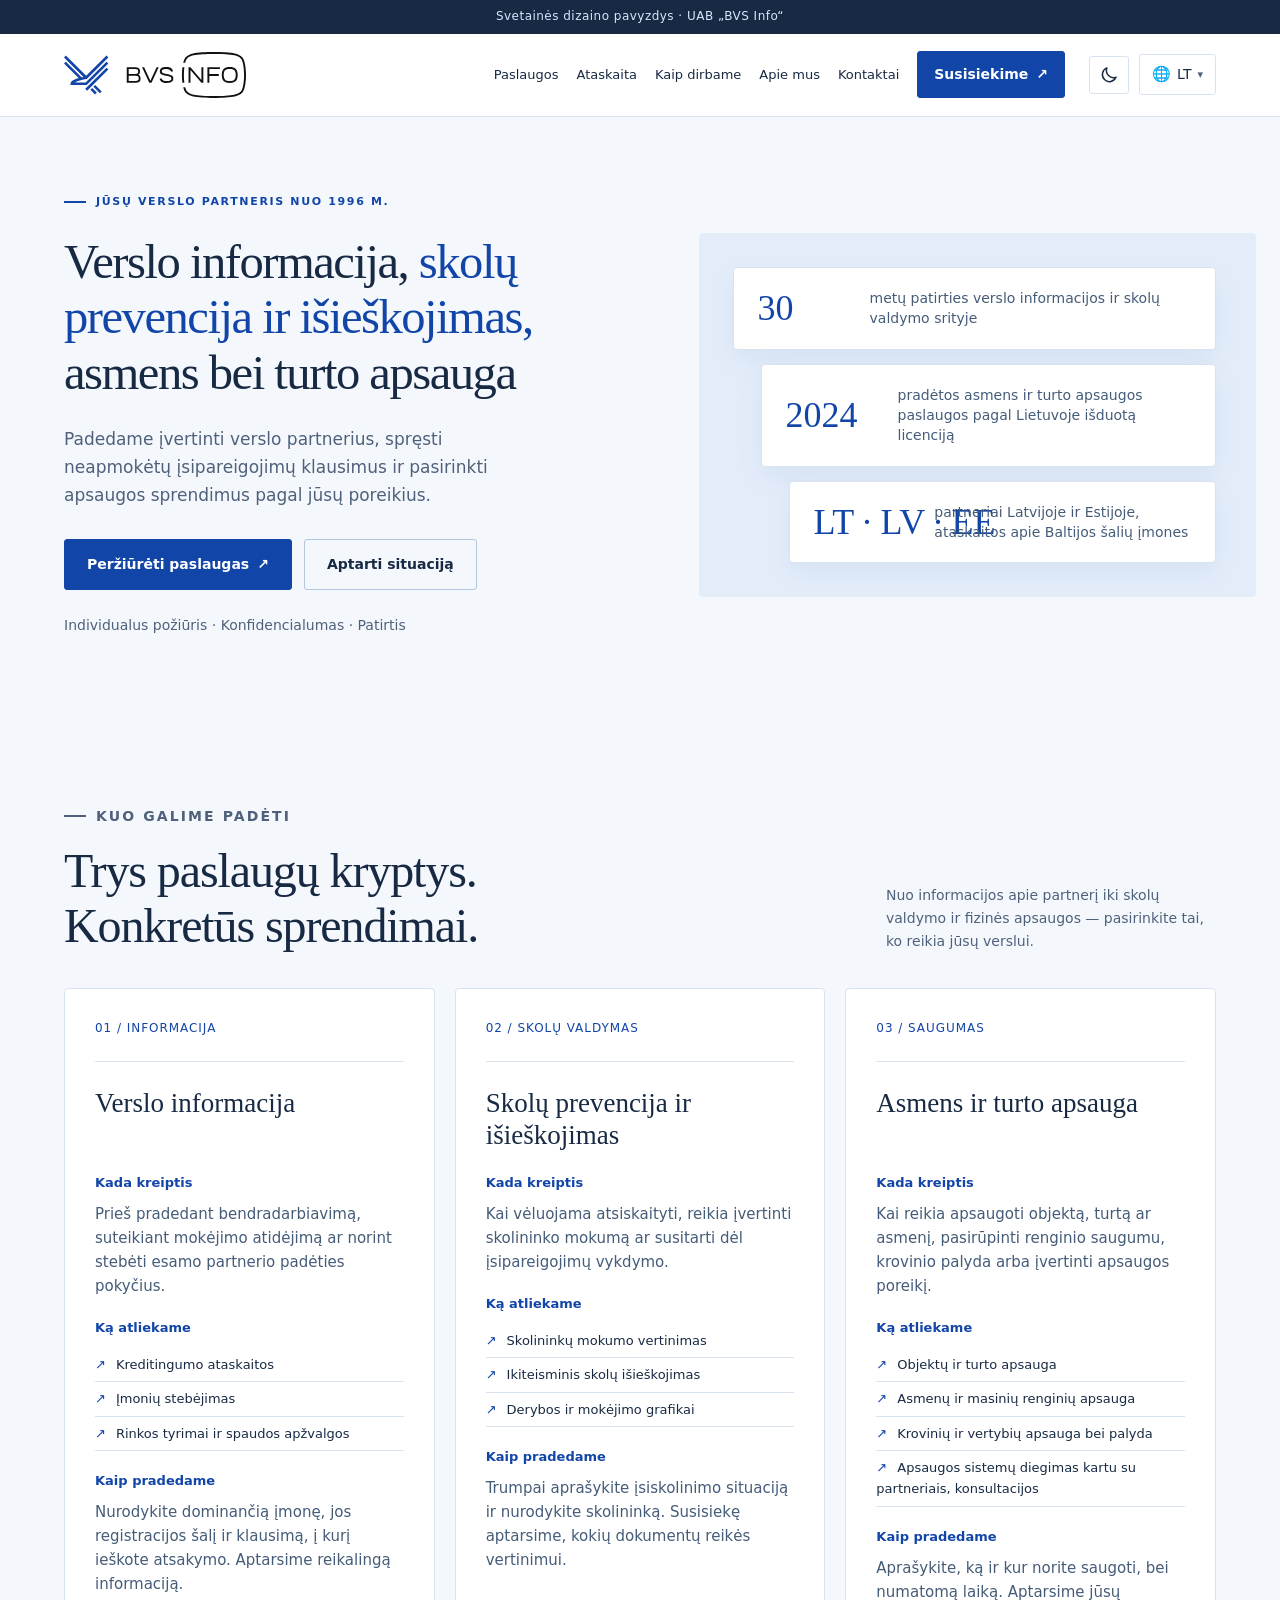
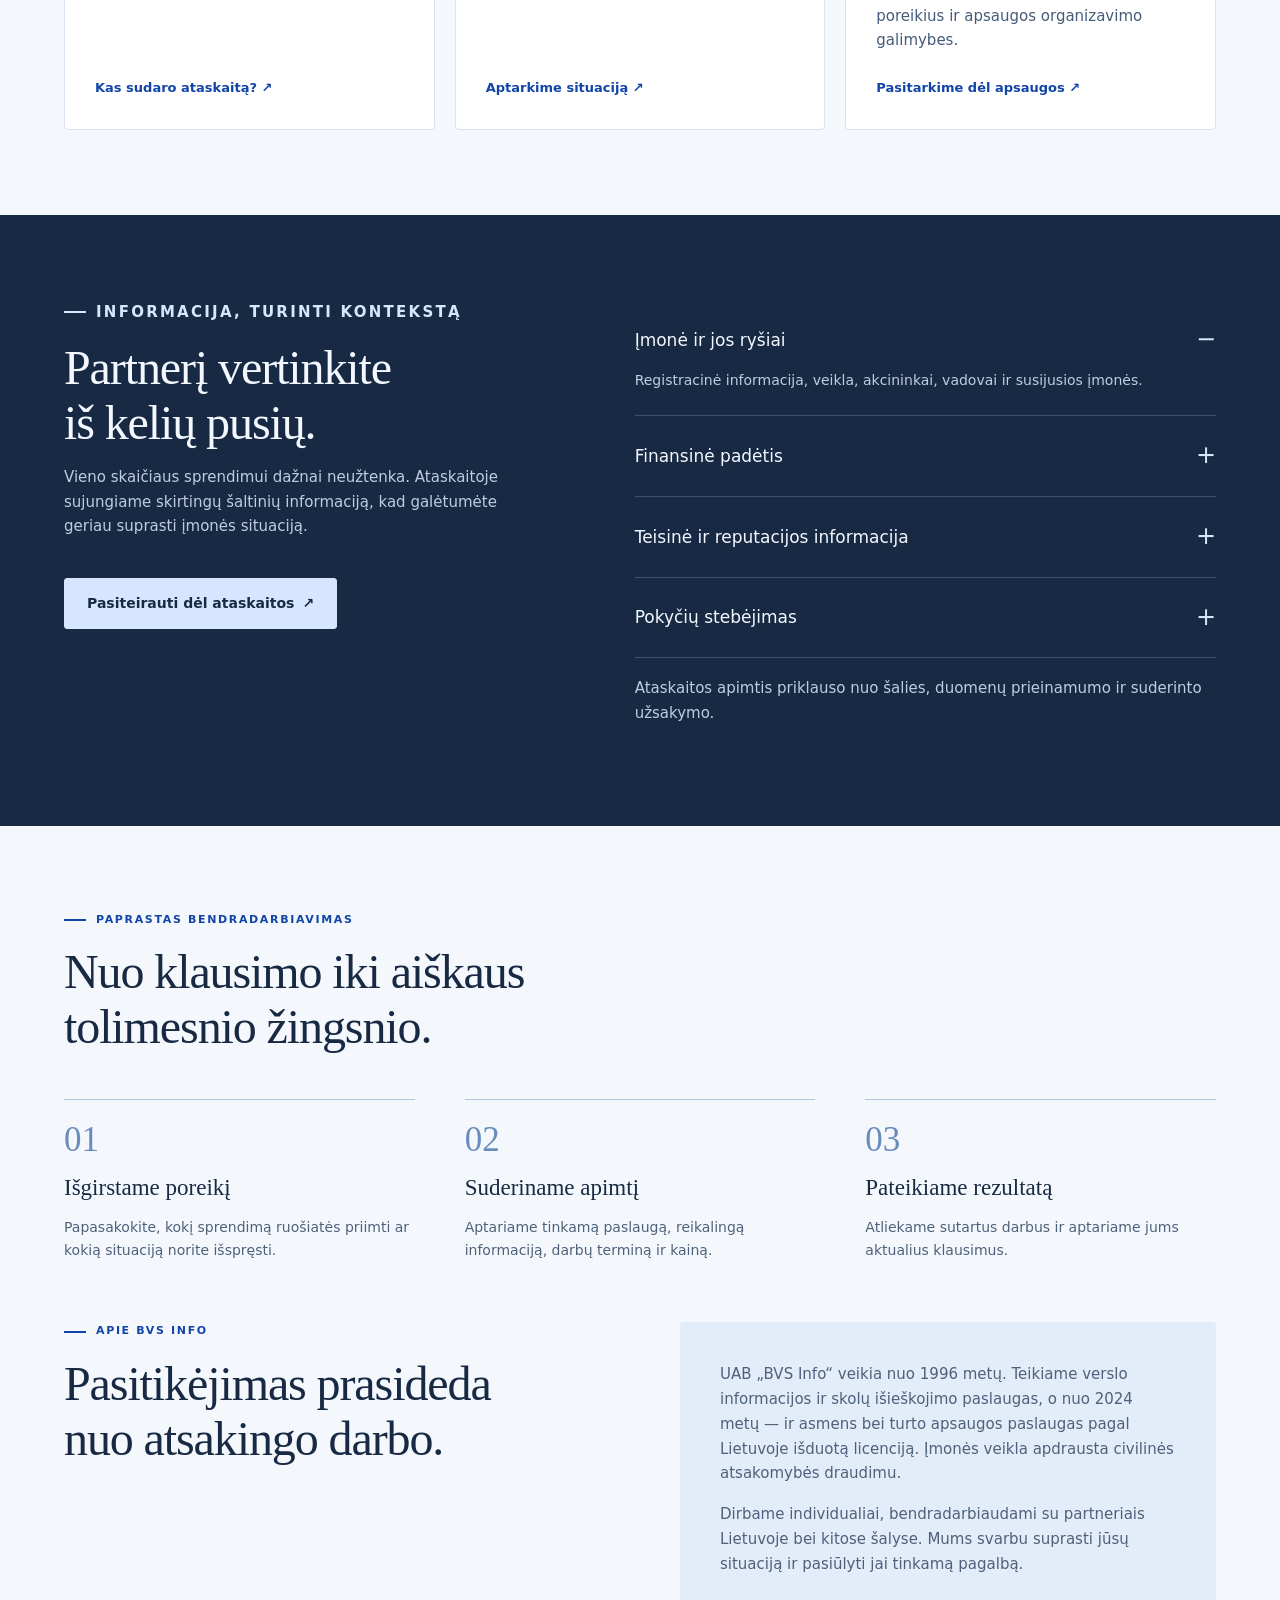
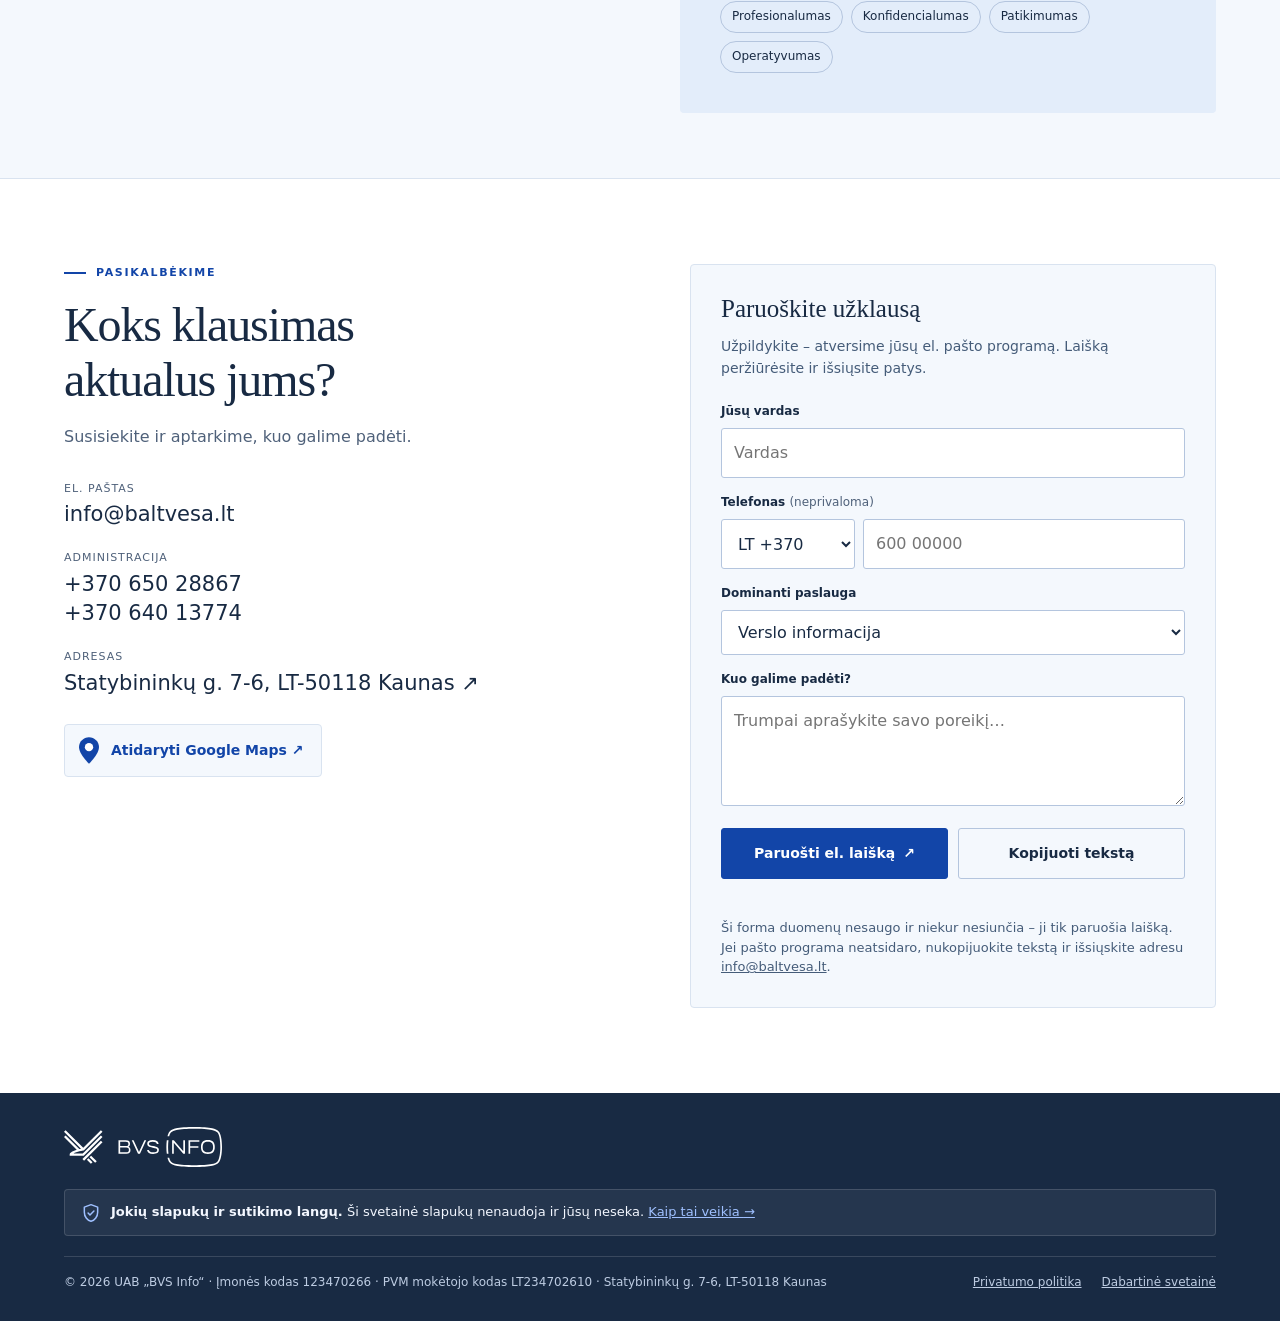
<file: index.html>
<!doctype html>
<html lang="lt">
<head>
  <meta charset="utf-8">
  <meta name="viewport" content="width=device-width, initial-scale=1">
  <title>BVS Info — verslo informacija, skolų išieškojimas, apsauga | Kaunas</title>
  <meta name="description" content="UAB „BVS Info“ nuo 1996 m.: verslo partnerių vertinimas, skolų prevencija ir ikiteisminis išieškojimas, asmens bei turto apsauga. Kaunas, Lietuva.">
  <!-- Kol tai dizaino pavyzdys, paieškos sistemoms neindeksuoti. Keliant į baltvesa.lt – ištrinti šią eilutę. -->
  <meta name="robots" content="noindex, nofollow">
  <link rel="canonical" href="https://baltvesa.lt/">
  <link rel="alternate" hreflang="lt" href="https://baltvesa.lt/">
  <link rel="alternate" hreflang="en" href="https://baltvesa.lt/en/">
  <link rel="alternate" hreflang="pl" href="https://baltvesa.lt/pl/">
  <link rel="alternate" hreflang="lv" href="https://baltvesa.lt/lv/">
  <link rel="alternate" hreflang="et" href="https://baltvesa.lt/et/">
  <link rel="alternate" hreflang="ru" href="https://baltvesa.lt/ru/">
  <link rel="alternate" hreflang="uk" href="https://baltvesa.lt/uk/">
  <link rel="alternate" hreflang="de" href="https://baltvesa.lt/de/">
  <link rel="alternate" hreflang="fr" href="https://baltvesa.lt/fr/">
  <link rel="alternate" hreflang="es" href="https://baltvesa.lt/es/">
  <link rel="alternate" hreflang="it" href="https://baltvesa.lt/it/">
  <link rel="alternate" hreflang="x-default" href="https://baltvesa.lt/">
  <meta name="theme-color" content="#1245a8">
  <meta property="og:type" content="website">
  <meta property="og:locale" content="lt_LT">
  <meta property="og:site_name" content="BVS Info">
  <meta property="og:title" content="BVS Info — aiškumas jūsų verslo sprendimams">
  <meta property="og:description" content="Verslo informacija, skolų prevencija ir išieškojimas, asmens bei turto apsauga. Individualūs sprendimai verslui nuo 1996 m.">
  <meta property="og:url" content="https://baltvesa.lt/">
  <meta property="og:image" content="https://baltvesa.lt/img/og-image.png">
  <link rel="icon" type="image/svg+xml" href="./img/favicon.svg">
  <script>
    /* Tema nustatoma prieš įkeliant CSS, kad puslapis nemirgėtų: įsimintas pasirinkimas (localStorage) arba sistemos nustatymas. */
    (function () {
      var saved = null;
      try { saved = window.localStorage.getItem('bvs-theme'); } catch (e) {}
      var system = window.matchMedia && window.matchMedia('(prefers-color-scheme: dark)').matches ? 'dark' : 'light';
      document.documentElement.setAttribute('data-theme', saved === 'dark' || saved === 'light' ? saved : system);
    })();
  </script>
  <link rel="stylesheet" href="./css/style.css">
  <script type="application/ld+json">
  {
    "@context": "https://schema.org",
    "@type": "ProfessionalService",
    "name": "UAB „BVS Info“",
    "legalName": "BVS Info, UAB",
    "url": "https://baltvesa.lt/",
    "email": "info@baltvesa.lt",
    "telephone": ["+370 650 28867", "+370 640 13774"],
    "foundingDate": "1996-01-17",
    "taxID": "123470266",
    "vatID": "LT234702610",
    "address": {
      "@type": "PostalAddress",
      "streetAddress": "Statybininkų g. 7-6",
      "postalCode": "LT-50118",
      "addressLocality": "Kaunas",
      "addressCountry": "LT"
    },
    "geo": {
      "@type": "GeoCoordinates",
      "latitude": 54.920534,
      "longitude": 23.949636
    },
    "areaServed": "LT"
  }
  </script>
</head>
<body>
<a class="skip-link" href="#turinys">Pereiti į turinį</a>

<!-- Pavyzdžio juosta. Pateikiant klientui galutinę versiją – ištrinti šį <div>. -->
<div class="demo">Svetainės dizaino pavyzdys · UAB „BVS Info“</div>

<header class="site-header">
  <div class="wrap nav">
    <a class="brand" href="./" aria-label="BVS Info – į pradžią">
      <img class="logo-light" src="./img/logo.svg" alt="BVS Info" width="237" height="60">
      <img class="logo-dark" src="./img/logo-white.svg" alt="BVS Info" width="237" height="60">
    </a>
    <nav id="navigation" aria-label="Pagrindinis meniu">
      <a href="#paslaugos">Paslaugos</a>
      <a href="#informacija">Ataskaita</a>
      <a href="#procesas">Kaip dirbame</a>
      <a href="#apie">Apie mus</a>
      <a href="#kontaktai">Kontaktai</a>
      <a class="btn" href="#inquiry">Susisiekime <span aria-hidden="true">↗</span></a>
    </nav>
    <div class="nav-tools">
      <button class="theme" type="button" aria-label="Perjungti šviesią arba tamsią temą" title="Perjungti šviesią arba tamsią temą">
        <svg class="ico-moon" viewBox="0 0 24 24" aria-hidden="true" focusable="false"><path d="M20.5 14.5A8.5 8.5 0 0 1 9.5 3.5a8.5 8.5 0 1 0 11 11z" fill="none" stroke="currentColor" stroke-width="1.8" stroke-linejoin="round"/></svg>
        <svg class="ico-sun" viewBox="0 0 24 24" aria-hidden="true" focusable="false"><circle cx="12" cy="12" r="4.2" fill="none" stroke="currentColor" stroke-width="1.8"/><path d="M12 2.5v2.5M12 19v2.5M2.5 12H5M19 12h2.5M5.3 5.3l1.8 1.8M16.9 16.9l1.8 1.8M5.3 18.7l1.8-1.8M16.9 7.1l1.8-1.8" fill="none" stroke="currentColor" stroke-width="1.8" stroke-linecap="round"/></svg>
      </button>
      <details class="lang">
        <summary aria-label="Pasirinkti kalbą"><span class="globe" aria-hidden="true">🌐</span> LT <span class="caret" aria-hidden="true">▾</span></summary>
        <ul>
          <li><a href="./" lang="lt" hreflang="lt" aria-current="page">Lietuvių</a></li>
          <li><a href="./en/" lang="en" hreflang="en">English</a></li>
          <li><a href="./pl/" lang="pl" hreflang="pl">Polski</a></li>
          <li><a href="./lv/" lang="lv" hreflang="lv">Latviešu</a></li>
          <li><a href="./et/" lang="et" hreflang="et">Eesti</a></li>
          <li><a href="./ru/" lang="ru" hreflang="ru">Русский</a></li>
          <li><a href="./uk/" lang="uk" hreflang="uk">Українська</a></li>
          <li><a href="./de/" lang="de" hreflang="de">Deutsch</a></li>
          <li><a href="./fr/" lang="fr" hreflang="fr">Français</a></li>
          <li><a href="./es/" lang="es" hreflang="es">Español</a></li>
          <li><a href="./it/" lang="it" hreflang="it">Italiano</a></li>
        </ul>
      </details>
      <button class="menu" type="button" aria-expanded="false" aria-controls="navigation">
        Meniu <span aria-hidden="true">☰</span>
      </button>
    </div>
  </div>
</header>

<main id="turinys">
  <div class="wrap">
    <div class="hero">
      <div>
        <p class="eyebrow">Jūsų verslo partneris nuo 1996 m.</p>
        <h1>Verslo informacija, <em>skolų prevencija ir išieškojimas,</em> asmens bei turto apsauga</h1>
        <p class="lead">Padedame įvertinti verslo partnerius, spręsti neapmokėtų įsipareigojimų klausimus ir pasirinkti apsaugos sprendimus pagal jūsų poreikius.</p>
        <div class="actions">
          <a class="btn" href="#paslaugos">Peržiūrėti paslaugas <span aria-hidden="true">↗</span></a>
          <a class="btn light" href="#kontaktai">Aptarti situaciją</a>
        </div>
        <p class="micro">Individualus požiūris · Konfidencialumas · Patirtis</p>
      </div>

      <aside class="facts" aria-label="Pagrindiniai faktai">
        <div class="fact"><b>30</b><span>metų patirties verslo informacijos ir skolų valdymo srityje</span></div>
        <div class="fact"><b>2024</b><span>pradėtos asmens ir turto apsaugos paslaugos pagal Lietuvoje išduotą licenciją</span></div>
        <div class="fact"><b>LT · LV · EE</b><span>partneriai Latvijoje ir Estijoje, ataskaitos apie Baltijos šalių įmones</span></div>
      </aside>
    </div>
  </div>

  <section id="paslaugos" class="wrap">
    <div class="section-head">
      <div>
        <p class="eyebrow">Kuo galime padėti</p>
        <h2>Trys paslaugų kryptys.<br>Konkretūs sprendimai.</h2>
      </div>
      <p>Nuo informacijos apie partnerį iki skolų valdymo ir fizinės apsaugos — pasirinkite tai, ko reikia jūsų verslui.</p>
    </div>

    <div class="services">
      <article class="service">
        <span class="num">01 / INFORMACIJA</span>
        <h3>Verslo informacija</h3>
        <div class="service-part">
          <h4>Kada kreiptis</h4>
          <p>Prieš pradedant bendradarbiavimą, suteikiant mokėjimo atidėjimą ar norint stebėti esamo partnerio padėties pokyčius.</p>
        </div>
        <div class="service-part">
          <h4>Ką atliekame</h4>
          <ul>
            <li>Kreditingumo ataskaitos</li>
            <li>Įmonių stebėjimas</li>
            <li>Rinkos tyrimai ir spaudos apžvalgos</li>
          </ul>
        </div>
        <div class="service-part">
          <h4>Kaip pradedame</h4>
          <p>Nurodykite dominančią įmonę, jos registracijos šalį ir klausimą, į kurį ieškote atsakymo. Aptarsime reikalingą informaciją.</p>
        </div>
        <a href="#informacija">Kas sudaro ataskaitą? <span aria-hidden="true">↗</span></a>
      </article>

      <article class="service">
        <span class="num">02 / SKOLŲ VALDYMAS</span>
        <h3>Skolų prevencija ir išieškojimas</h3>
        <div class="service-part">
          <h4>Kada kreiptis</h4>
          <p>Kai vėluojama atsiskaityti, reikia įvertinti skolininko mokumą ar susitarti dėl įsipareigojimų vykdymo.</p>
        </div>
        <div class="service-part">
          <h4>Ką atliekame</h4>
          <ul>
            <li>Skolininkų mokumo vertinimas</li>
            <li>Ikiteisminis skolų išieškojimas</li>
            <li>Derybos ir mokėjimo grafikai</li>
          </ul>
        </div>
        <div class="service-part">
          <h4>Kaip pradedame</h4>
          <p>Trumpai aprašykite įsiskolinimo situaciją ir nurodykite skolininką. Susisiekę aptarsime, kokių dokumentų reikės vertinimui.</p>
        </div>
        <a href="#kontaktai" data-service="Skolų prevencija ir išieškojimas">Aptarkime situaciją <span aria-hidden="true">↗</span></a>
      </article>

      <article class="service">
        <span class="num">03 / SAUGUMAS</span>
        <h3>Asmens ir turto apsauga</h3>
        <div class="service-part">
          <h4>Kada kreiptis</h4>
          <p>Kai reikia apsaugoti objektą, turtą ar asmenį, pasirūpinti renginio saugumu, krovinio palyda arba įvertinti apsaugos poreikį.</p>
        </div>
        <div class="service-part">
          <h4>Ką atliekame</h4>
          <ul>
            <li>Objektų ir turto apsauga</li>
            <li>Asmenų ir masinių renginių apsauga</li>
            <li>Krovinių ir vertybių apsauga bei palyda</li>
            <li>Apsaugos sistemų diegimas kartu su partneriais, konsultacijos</li>
          </ul>
        </div>
        <div class="service-part">
          <h4>Kaip pradedame</h4>
          <p>Aprašykite, ką ir kur norite saugoti, bei numatomą laiką. Aptarsime jūsų poreikius ir apsaugos organizavimo galimybes.</p>
        </div>
        <a href="#kontaktai" data-service="Apsaugos paslaugos">Pasitarkime dėl apsaugos <span aria-hidden="true">↗</span></a>
      </article>
    </div>
  </section>

  <section class="detail" id="informacija">
    <div class="wrap detail-grid">
      <div>
        <p class="eyebrow">Informacija, turinti kontekstą</p>
        <h2>Partnerį vertinkite<br>iš kelių pusių.</h2>
        <p>Vieno skaičiaus sprendimui dažnai neužtenka. Ataskaitoje sujungiame skirtingų šaltinių informaciją, kad galėtumėte geriau suprasti įmonės situaciją.</p>
        <a class="btn" href="#kontaktai" data-service="Verslo informacija">Pasiteirauti dėl ataskaitos <span aria-hidden="true">↗</span></a>
      </div>
      <div>
        <details open>
          <summary>Įmonė ir jos ryšiai</summary>
          <p>Registracinė informacija, veikla, akcininkai, vadovai ir susijusios įmonės.</p>
        </details>
        <details>
          <summary>Finansinė padėtis</summary>
          <p>Finansinės ataskaitos, rodikliai ir kredito reitingas, padedantys susidaryti bendrą mokumo vaizdą.</p>
        </details>
        <details>
          <summary>Teisinė ir reputacijos informacija</summary>
          <p>Teismų duomenys, turto areštai, pranešimai spaudoje ir informacija apie tarptautines sankcijas.</p>
        </details>
        <details>
          <summary>Pokyčių stebėjimas</summary>
          <p>Sutartu periodiškumu sekami pasirinktų įmonių registraciniai, skolų ir kiti aktualūs pokyčiai.</p>
        </details>
        <p class="fine-print">Ataskaitos apimtis priklauso nuo šalies, duomenų prieinamumo ir suderinto užsakymo.</p>
      </div>
    </div>
  </section>

  <section id="procesas" class="wrap">
    <p class="eyebrow">Paprastas bendradarbiavimas</p>
    <h2>Nuo klausimo iki aiškaus<br>tolimesnio žingsnio.</h2>
    <ol class="process">
      <li class="step">
        <b aria-hidden="true">01</b>
        <h3>Išgirstame poreikį</h3>
        <p>Papasakokite, kokį sprendimą ruošiatės priimti ar kokią situaciją norite išspręsti.</p>
      </li>
      <li class="step">
        <b aria-hidden="true">02</b>
        <h3>Suderiname apimtį</h3>
        <p>Aptariame tinkamą paslaugą, reikalingą informaciją, darbų terminą ir kainą.</p>
      </li>
      <li class="step">
        <b aria-hidden="true">03</b>
        <h3>Pateikiame rezultatą</h3>
        <p>Atliekame sutartus darbus ir aptariame jums aktualius klausimus.</p>
      </li>
    </ol>
  </section>

  <section id="apie" class="wrap about">
    <div>
      <p class="eyebrow">Apie BVS Info</p>
      <h2>Pasitikėjimas prasideda<br>nuo atsakingo darbo.</h2>
    </div>
    <div class="about-block">
      <p>UAB „BVS Info“ veikia nuo 1996 metų. Teikiame verslo informacijos ir skolų išieškojimo paslaugas, o nuo 2024 metų — ir asmens bei turto apsaugos paslaugas pagal Lietuvoje išduotą licenciją. Įmonės veikla apdrausta civilinės atsakomybės draudimu.</p>
      <p>Dirbame individualiai, bendradarbiaudami su partneriais Lietuvoje bei kitose šalyse. Mums svarbu suprasti jūsų situaciją ir pasiūlyti jai tinkamą pagalbą.</p>
      <ul class="values" aria-label="Vertybės">
        <li>Profesionalumas</li>
        <li>Konfidencialumas</li>
        <li>Patikimumas</li>
        <li>Operatyvumas</li>
      </ul>
    </div>
  </section>

  <section class="contact" id="kontaktai">
    <div class="wrap contact-grid">
      <div>
        <p class="eyebrow">Pasikalbėkime</p>
        <h2>Koks klausimas<br>aktualus jums?</h2>
        <p class="muted">Susisiekite ir aptarkime, kuo galime padėti.</p>
        <dl class="contact-list">
          <div>
            <dt>El. paštas</dt>
            <dd><a href="mailto:info@baltvesa.lt">info@baltvesa.lt</a></dd>
          </div>
          <div>
            <dt>Administracija</dt>
            <dd>
              <a href="tel:+37065028867">+370 650 28867</a><br>
              <a href="tel:+37064013774">+370 640 13774</a>
            </dd>
          </div>
          <div>
            <dt>Adresas</dt>
            <dd>
              <!-- Koordinatės iš baltvesa.lt kontaktų puslapio: paieška pagal adresą Google atveda į klaidingą vietą -->
              <a href="https://www.google.com/maps/search/?api=1&query=54.920534%2C23.949636" target="_blank" rel="noopener">Statybininkų g. 7-6, LT-50118 Kaunas <span aria-hidden="true">↗</span></a>
            </dd>
          </div>
        </dl>
        <!-- Žemėlapis neįterpiamas (jokio Google kodo svetainėje) – tik nuoroda, atsidaranti naujame lange. -->
        <p class="map-link">
          <a href="https://www.google.com/maps/search/?api=1&query=54.920534%2C23.949636" target="_blank" rel="noopener" aria-label="Žemėlapis: Statybininkų g. 7-6, Kaunas">
            <svg viewBox="0 0 24 32" aria-hidden="true" focusable="false"><path d="M12 0C5.4 0 0 5.3 0 11.9 0 20.5 12 32 12 32s12-11.5 12-20.1C24 5.3 18.6 0 12 0z" fill="currentColor"/><circle cx="12" cy="12" r="5" fill="#fff"/></svg>
            <span>Atidaryti Google Maps <span aria-hidden="true">↗</span></span>
          </a>
        </p>
      </div>

      <form class="form" id="inquiry" novalidate>
        <h3>Paruoškite užklausą</h3>
        <p class="form-intro">Užpildykite – atversime jūsų el. pašto programą. Laišką peržiūrėsite ir išsiųsite patys.</p>

        <label for="f-name">Jūsų vardas</label>
        <input id="f-name" name="name" autocomplete="name" placeholder="Vardas" required maxlength="120">

        <label for="f-phone">Telefonas <span class="optional">(neprivaloma)</span></label>
        <div class="phone-row">
          <select id="f-code" name="code" aria-label="Šalies kodas">
            <option value="+370" selected>LT +370</option>
            <option value="+371">LV +371</option>
            <option value="+372">EE +372</option>
            <option value="+48">PL +48</option>
            <option value="+380">UA +380</option>
            <option value="+44">UK +44</option>
            <option value="+49">DE +49</option>
            <option value="+33">FR +33</option>
            <option value="+34">ES +34</option>
            <option value="+39">IT +39</option>
          </select>
          <input id="f-phone" name="phone" type="tel" inputmode="tel" autocomplete="tel-national" placeholder="600 00000" maxlength="20">
        </div>

        <label for="service">Dominanti paslauga</label>
        <select id="service" name="service">
          <option>Verslo informacija</option>
          <option>Skolų prevencija ir išieškojimas</option>
          <option>Apsaugos paslaugos</option>
          <option>Kitas klausimas</option>
        </select>

        <label for="f-message">Kuo galime padėti?</label>
        <textarea id="f-message" name="message" placeholder="Trumpai aprašykite savo poreikį…" required maxlength="5000"></textarea>

        <div class="form-actions">
          <button class="btn" type="submit">Paruošti el. laišką <span aria-hidden="true">↗</span></button>
          <button class="btn light" type="button" id="copy-btn">Kopijuoti tekstą</button>
        </div>
        <p id="form-status" role="status" aria-live="polite"></p>
        <small>Ši forma duomenų nesaugo ir niekur nesiunčia – ji tik paruošia laišką. Jei pašto programa neatsidaro, nukopijuokite tekstą ir išsiųskite adresu <a href="mailto:info@baltvesa.lt">info@baltvesa.lt</a>.</small>
      </form>
    </div>
  </section>
</main>

<footer class="site-footer">
  <div class="wrap footer">
    <img class="footer-logo" src="./img/logo-white.svg" alt="BVS Info" width="190" height="48">
    <p class="footer-note">
      <svg viewBox="0 0 24 24" aria-hidden="true" focusable="false"><path d="M12 2 4 5v6c0 5.2 3.4 10 8 11 4.6-1 8-5.8 8-11V5l-8-3z" fill="none" stroke="currentColor" stroke-width="1.8" stroke-linejoin="round"/><path d="m8.5 12 2.3 2.3L15.5 9.6" fill="none" stroke="currentColor" stroke-width="1.8" stroke-linecap="round" stroke-linejoin="round"/></svg>
      <span><strong>Jokių slapukų ir sutikimo langų.</strong> Ši svetainė slapukų nenaudoja ir jūsų neseka. <a href="./privatumo-politika.html">Kaip tai veikia <span aria-hidden="true">→</span></a></span>
    </p>
    <div class="footer-row">
      <span class="footer-legal">© <span id="year">2026</span> UAB „BVS Info“ · Įmonės kodas 123470266 · PVM mokėtojo kodas LT234702610 · Statybininkų g. 7-6, LT-50118 Kaunas</span>
      <nav aria-label="Papildomos nuorodos">
        <a href="./privatumo-politika.html">Privatumo politika</a>
        <a href="https://baltvesa.lt/" target="_blank" rel="noopener">Dabartinė svetainė</a>
      </nav>
    </div>
  </div>
</footer>

<script>
window.BVS_TEXT = {
  need: "Įrašykite vardą ir trumpai aprašykite poreikį.",
  opening: "Atidarome jūsų el. pašto programą. Jei ji neatsidarė, spauskite „Kopijuoti tekstą“ ir išsiųskite adresu {email}.",
  copied: "Tekstas nukopijuotas. Įklijuokite jį į laišką adresu {email}.",
  copyFail: "Nepavyko nukopijuoti automatiškai. Pažymėkite tekstą formoje ir nukopijuokite rankiniu būdu.",
  to: "Kam",
  subject: "Tema",
  subjectPrefix: "Užklausa: ",
  greeting: "Laba diena,",
  regards: "Pagarbiai",
  tel: "Tel."
};
</script>
<script src="./js/main.js"></script>
</body>
</html>
</file>
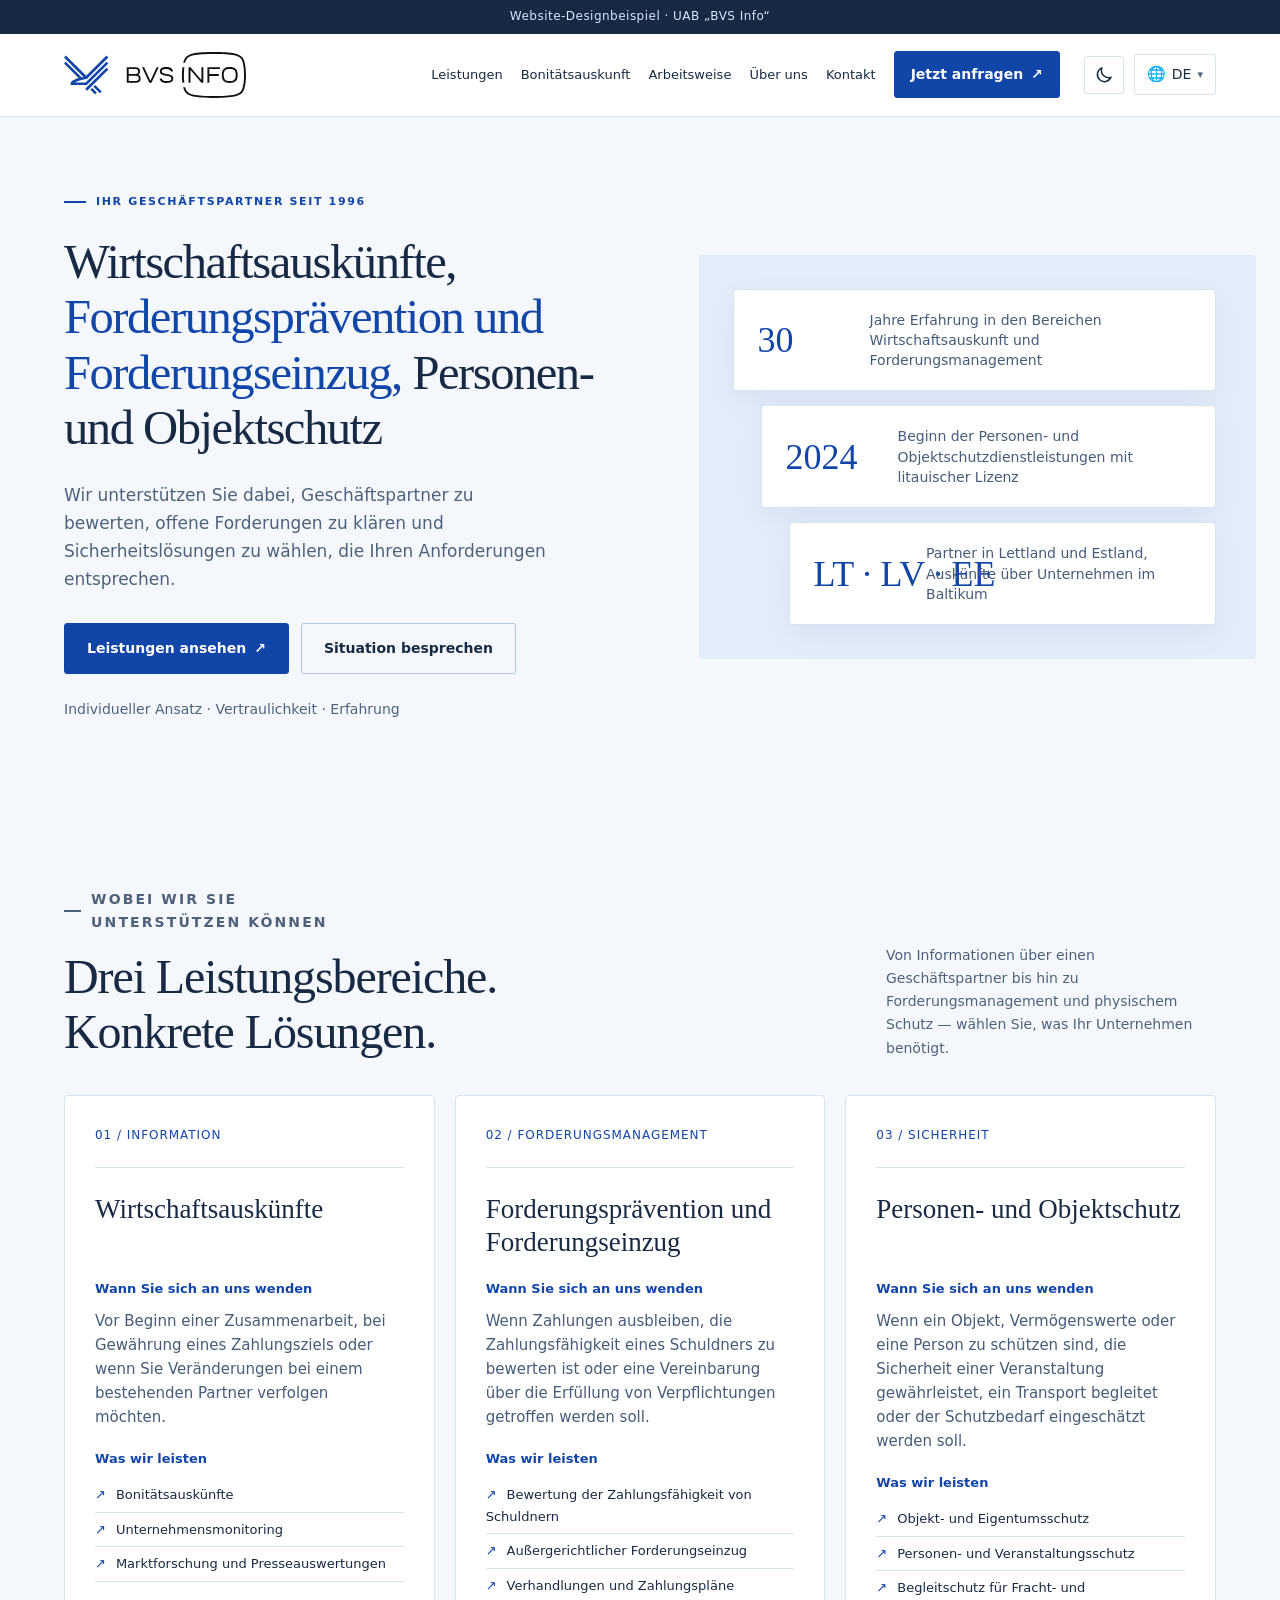
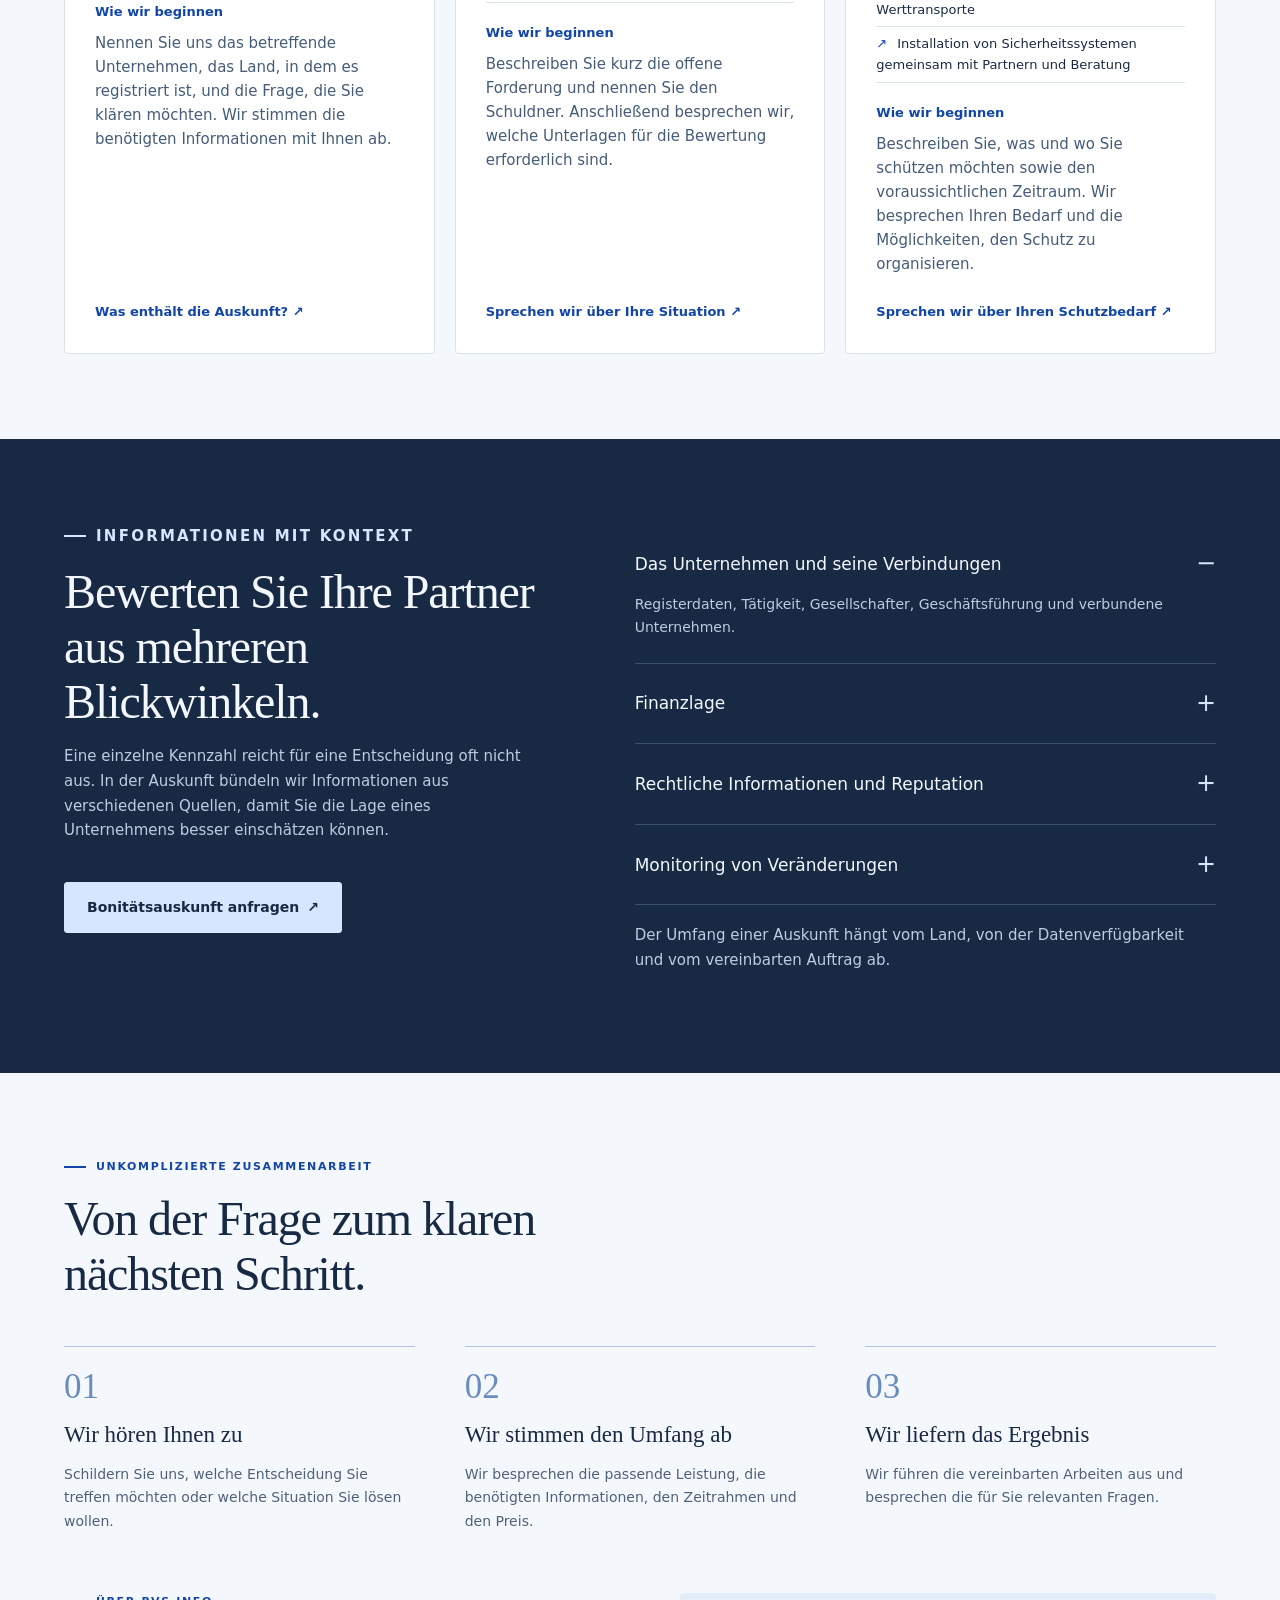
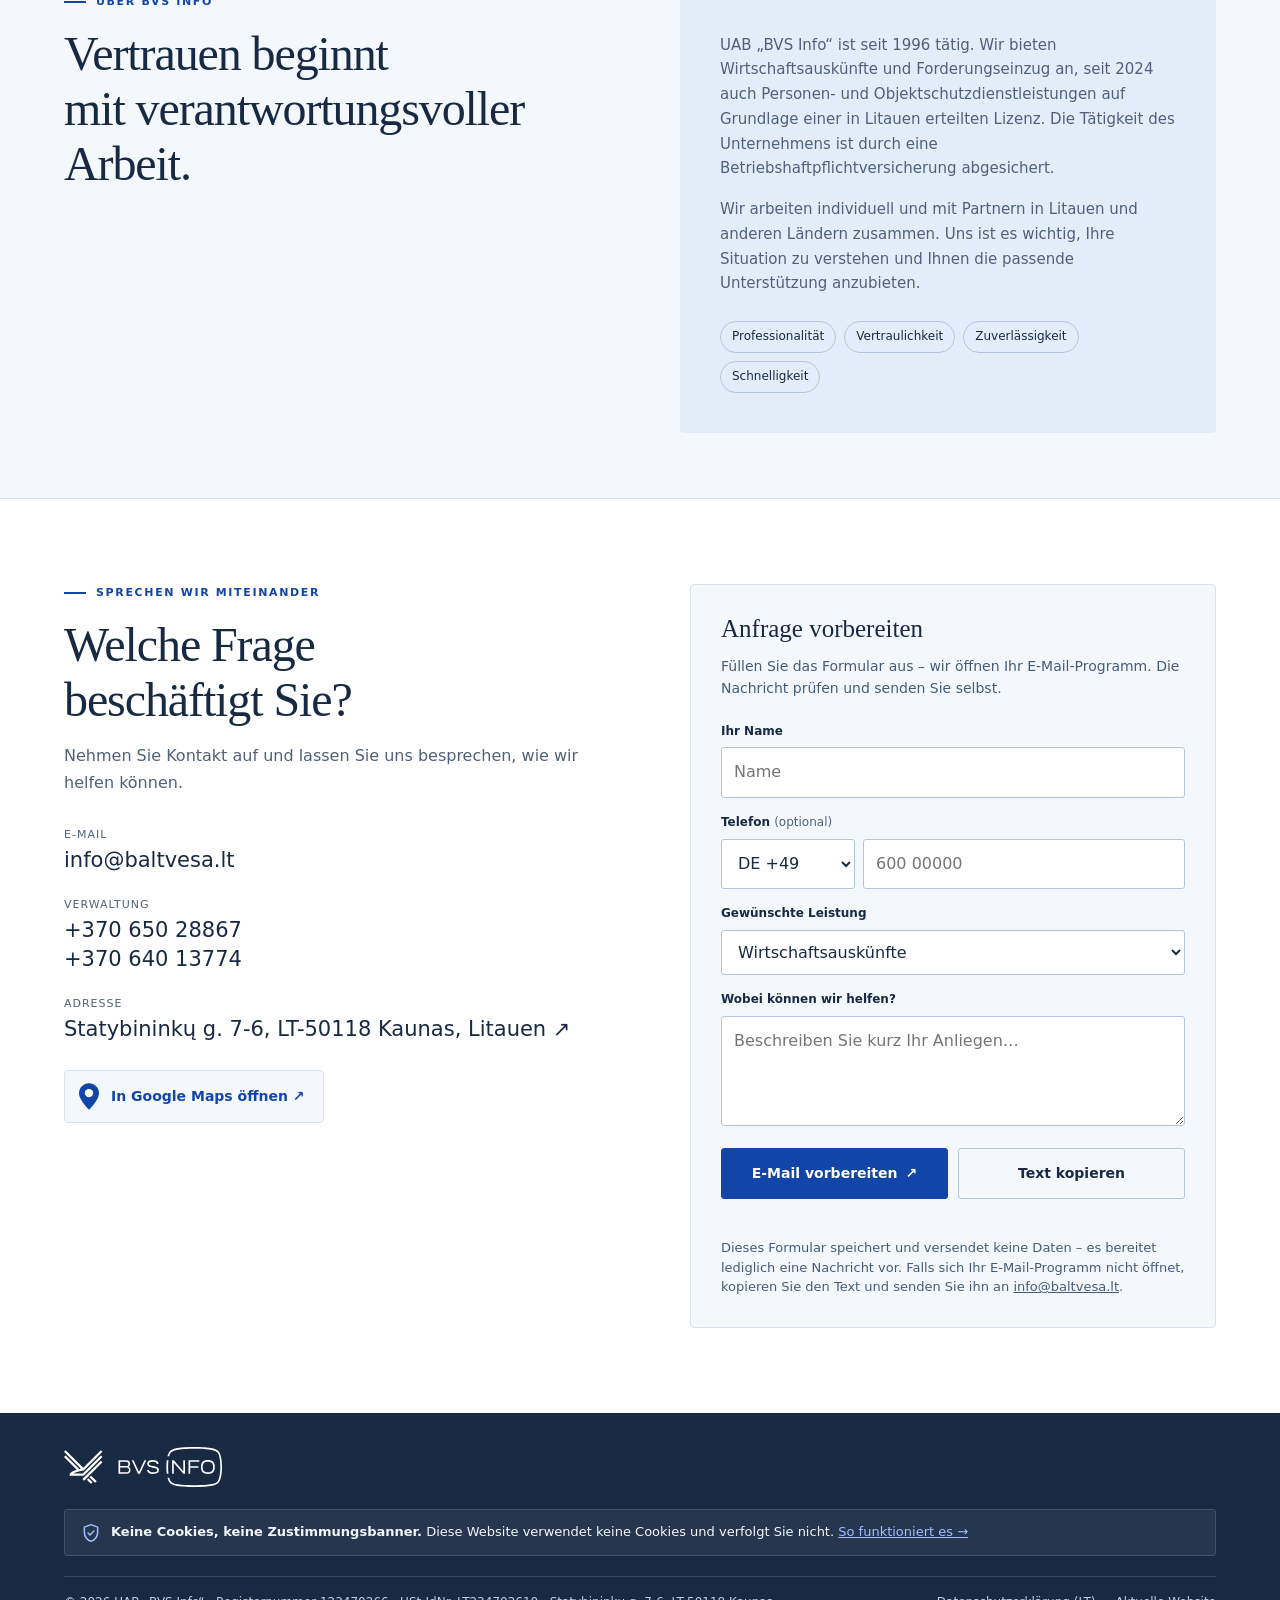
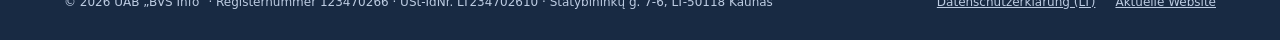
<file: de/index.html>
<!doctype html>
<html lang="de">
<head>
  <meta charset="utf-8">
  <meta name="viewport" content="width=device-width, initial-scale=1">
  <title>BVS Info — Wirtschaftsauskünfte, Forderungseinzug, Sicherheitsdienste | Kaunas, Litauen</title>
  <meta name="description" content="UAB „BVS Info“ seit 1996: Bewertung von Geschäftspartnern, Forderungsprävention und außergerichtlicher Forderungseinzug, Personen- und Objektschutz. Kaunas, Litauen.">
  <!-- Kol tai dizaino pavyzdys, paieškos sistemoms neindeksuoti. Keliant į baltvesa.lt – ištrinti šią eilutę. -->
  <meta name="robots" content="noindex, nofollow">
  <link rel="canonical" href="https://baltvesa.lt/de/">
  <link rel="alternate" hreflang="lt" href="https://baltvesa.lt/">
  <link rel="alternate" hreflang="en" href="https://baltvesa.lt/en/">
  <link rel="alternate" hreflang="pl" href="https://baltvesa.lt/pl/">
  <link rel="alternate" hreflang="lv" href="https://baltvesa.lt/lv/">
  <link rel="alternate" hreflang="et" href="https://baltvesa.lt/et/">
  <link rel="alternate" hreflang="ru" href="https://baltvesa.lt/ru/">
  <link rel="alternate" hreflang="uk" href="https://baltvesa.lt/uk/">
  <link rel="alternate" hreflang="de" href="https://baltvesa.lt/de/">
  <link rel="alternate" hreflang="fr" href="https://baltvesa.lt/fr/">
  <link rel="alternate" hreflang="es" href="https://baltvesa.lt/es/">
  <link rel="alternate" hreflang="it" href="https://baltvesa.lt/it/">
  <link rel="alternate" hreflang="x-default" href="https://baltvesa.lt/">
  <meta name="theme-color" content="#1245a8">
  <meta property="og:type" content="website">
  <meta property="og:locale" content="de_DE">
  <meta property="og:site_name" content="BVS Info">
  <meta property="og:title" content="BVS Info — Klarheit für Ihre Geschäftsentscheidungen">
  <meta property="og:description" content="Wirtschaftsauskünfte, Forderungsprävention und Forderungseinzug, Personen- und Objektschutz. Individuelle Lösungen für Unternehmen seit 1996.">
  <meta property="og:url" content="https://baltvesa.lt/de/">
  <meta property="og:image" content="https://baltvesa.lt/img/og-image.png">
  <link rel="icon" type="image/svg+xml" href="../img/favicon.svg">
  <script>
    /* Tema nustatoma prieš įkeliant CSS, kad puslapis nemirgėtų: įsimintas pasirinkimas (localStorage) arba sistemos nustatymas. */
    (function () {
      var saved = null;
      try { saved = window.localStorage.getItem('bvs-theme'); } catch (e) {}
      var system = window.matchMedia && window.matchMedia('(prefers-color-scheme: dark)').matches ? 'dark' : 'light';
      document.documentElement.setAttribute('data-theme', saved === 'dark' || saved === 'light' ? saved : system);
    })();
  </script>
  <link rel="stylesheet" href="../css/style.css">
  <script type="application/ld+json">
  {
    "@context": "https://schema.org",
    "@type": "ProfessionalService",
    "name": "UAB „BVS Info“",
    "legalName": "BVS Info, UAB",
    "url": "https://baltvesa.lt/",
    "email": "info@baltvesa.lt",
    "telephone": ["+370 650 28867", "+370 640 13774"],
    "foundingDate": "1996-01-17",
    "taxID": "123470266",
    "vatID": "LT234702610",
    "address": {
      "@type": "PostalAddress",
      "streetAddress": "Statybininkų g. 7-6",
      "postalCode": "LT-50118",
      "addressLocality": "Kaunas",
      "addressCountry": "LT"
    },
    "geo": {
      "@type": "GeoCoordinates",
      "latitude": 54.920534,
      "longitude": 23.949636
    },
    "areaServed": "LT"
  }
  </script>
</head>
<body>
<a class="skip-link" href="#turinys">Zum Inhalt springen</a>

<!-- Pavyzdžio juosta. Pateikiant klientui galutinę versiją – ištrinti šį <div>. -->
<div class="demo">Website-Designbeispiel · UAB „BVS Info“</div>

<header class="site-header">
  <div class="wrap nav">
    <a class="brand" href="../" aria-label="BVS Info – zur Startseite">
      <img class="logo-light" src="../img/logo.svg" alt="BVS Info" width="237" height="60">
      <img class="logo-dark" src="../img/logo-white.svg" alt="BVS Info" width="237" height="60">
    </a>
    <nav id="navigation" aria-label="Hauptmenü">
      <a href="#paslaugos">Leistungen</a>
      <a href="#informacija">Bonitätsauskunft</a>
      <a href="#procesas">Arbeitsweise</a>
      <a href="#apie">Über uns</a>
      <a href="#kontaktai">Kontakt</a>
      <a class="btn" href="#inquiry">Jetzt anfragen <span aria-hidden="true">↗</span></a>
    </nav>
    <div class="nav-tools">
      <button class="theme" type="button" aria-label="Helles oder dunkles Design umschalten" title="Helles oder dunkles Design umschalten">
        <svg class="ico-moon" viewBox="0 0 24 24" aria-hidden="true" focusable="false"><path d="M20.5 14.5A8.5 8.5 0 0 1 9.5 3.5a8.5 8.5 0 1 0 11 11z" fill="none" stroke="currentColor" stroke-width="1.8" stroke-linejoin="round"/></svg>
        <svg class="ico-sun" viewBox="0 0 24 24" aria-hidden="true" focusable="false"><circle cx="12" cy="12" r="4.2" fill="none" stroke="currentColor" stroke-width="1.8"/><path d="M12 2.5v2.5M12 19v2.5M2.5 12H5M19 12h2.5M5.3 5.3l1.8 1.8M16.9 16.9l1.8 1.8M5.3 18.7l1.8-1.8M16.9 7.1l1.8-1.8" fill="none" stroke="currentColor" stroke-width="1.8" stroke-linecap="round"/></svg>
      </button>
      <details class="lang">
        <summary aria-label="Sprache auswählen"><span class="globe" aria-hidden="true">🌐</span> DE <span class="caret" aria-hidden="true">▾</span></summary>
        <ul>
          <li><a href="../" lang="lt" hreflang="lt">Lietuvių</a></li>
          <li><a href="../en/" lang="en" hreflang="en">English</a></li>
          <li><a href="../pl/" lang="pl" hreflang="pl">Polski</a></li>
          <li><a href="../lv/" lang="lv" hreflang="lv">Latviešu</a></li>
          <li><a href="../et/" lang="et" hreflang="et">Eesti</a></li>
          <li><a href="../ru/" lang="ru" hreflang="ru">Русский</a></li>
          <li><a href="../uk/" lang="uk" hreflang="uk">Українська</a></li>
          <li><a href="../de/" lang="de" hreflang="de" aria-current="page">Deutsch</a></li>
          <li><a href="../fr/" lang="fr" hreflang="fr">Français</a></li>
          <li><a href="../es/" lang="es" hreflang="es">Español</a></li>
          <li><a href="../it/" lang="it" hreflang="it">Italiano</a></li>
        </ul>
      </details>
      <button class="menu" type="button" aria-expanded="false" aria-controls="navigation">
        Menü <span aria-hidden="true">☰</span>
      </button>
    </div>
  </div>
</header>

<main id="turinys">
  <div class="wrap">
    <div class="hero">
      <div>
        <p class="eyebrow">Ihr Geschäftspartner seit 1996</p>
        <h1>Wirtschaftsauskünfte, <em>Forderungsprävention und Forderungseinzug,</em> Personen- und Objektschutz</h1>
        <p class="lead">Wir unterstützen Sie dabei, Geschäftspartner zu bewerten, offene Forderungen zu klären und Sicherheitslösungen zu wählen, die Ihren Anforderungen entsprechen.</p>
        <div class="actions">
          <a class="btn" href="#paslaugos">Leistungen ansehen <span aria-hidden="true">↗</span></a>
          <a class="btn light" href="#kontaktai">Situation besprechen</a>
        </div>
        <p class="micro">Individueller Ansatz · Vertraulichkeit · Erfahrung</p>
      </div>

      <aside class="facts" aria-label="Fakten auf einen Blick">
        <div class="fact"><b>30</b><span>Jahre Erfahrung in den Bereichen Wirtschaftsauskunft und Forderungsmanagement</span></div>
        <div class="fact"><b>2024</b><span>Beginn der Personen- und Objektschutzdienstleistungen mit litauischer Lizenz</span></div>
        <div class="fact"><b>LT · LV · EE</b><span>Partner in Lettland und Estland, Auskünfte über Unternehmen im Baltikum</span></div>
      </aside>
    </div>
  </div>

  <section id="paslaugos" class="wrap">
    <div class="section-head">
      <div>
        <p class="eyebrow">Wobei wir Sie unterstützen können</p>
        <h2>Drei Leistungsbereiche.<br>Konkrete Lösungen.</h2>
      </div>
      <p>Von Informationen über einen Geschäftspartner bis hin zu Forderungsmanagement und physischem Schutz — wählen Sie, was Ihr Unternehmen benötigt.</p>
    </div>

    <div class="services">
      <article class="service">
        <span class="num">01 / INFORMATION</span>
        <h3>Wirtschaftsauskünfte</h3>
        <div class="service-part">
          <h4>Wann Sie sich an uns wenden</h4>
          <p>Vor Beginn einer Zusammenarbeit, bei Gewährung eines Zahlungsziels oder wenn Sie Veränderungen bei einem bestehenden Partner verfolgen möchten.</p>
        </div>
        <div class="service-part">
          <h4>Was wir leisten</h4>
          <ul>
            <li>Bonitätsauskünfte</li>
            <li>Unternehmensmonitoring</li>
            <li>Marktforschung und Presseauswertungen</li>
          </ul>
        </div>
        <div class="service-part">
          <h4>Wie wir beginnen</h4>
          <p>Nennen Sie uns das betreffende Unternehmen, das Land, in dem es registriert ist, und die Frage, die Sie klären möchten. Wir stimmen die benötigten Informationen mit Ihnen ab.</p>
        </div>
        <a href="#informacija">Was enthält die Auskunft? <span aria-hidden="true">↗</span></a>
      </article>

      <article class="service">
        <span class="num">02 / FORDERUNGSMANAGEMENT</span>
        <h3>Forderungsprävention und Forderungseinzug</h3>
        <div class="service-part">
          <h4>Wann Sie sich an uns wenden</h4>
          <p>Wenn Zahlungen ausbleiben, die Zahlungsfähigkeit eines Schuldners zu bewerten ist oder eine Vereinbarung über die Erfüllung von Verpflichtungen getroffen werden soll.</p>
        </div>
        <div class="service-part">
          <h4>Was wir leisten</h4>
          <ul>
            <li>Bewertung der Zahlungsfähigkeit von Schuldnern</li>
            <li>Außergerichtlicher Forderungseinzug</li>
            <li>Verhandlungen und Zahlungspläne</li>
          </ul>
        </div>
        <div class="service-part">
          <h4>Wie wir beginnen</h4>
          <p>Beschreiben Sie kurz die offene Forderung und nennen Sie den Schuldner. Anschließend besprechen wir, welche Unterlagen für die Bewertung erforderlich sind.</p>
        </div>
        <a href="#kontaktai" data-service="Forderungsprävention und Forderungseinzug">Sprechen wir über Ihre Situation <span aria-hidden="true">↗</span></a>
      </article>

      <article class="service">
        <span class="num">03 / SICHERHEIT</span>
        <h3>Personen- und Objektschutz</h3>
        <div class="service-part">
          <h4>Wann Sie sich an uns wenden</h4>
          <p>Wenn ein Objekt, Vermögenswerte oder eine Person zu schützen sind, die Sicherheit einer Veranstaltung gewährleistet, ein Transport begleitet oder der Schutzbedarf eingeschätzt werden soll.</p>
        </div>
        <div class="service-part">
          <h4>Was wir leisten</h4>
          <ul>
            <li>Objekt- und Eigentumsschutz</li>
            <li>Personen- und Veranstaltungsschutz</li>
            <li>Begleitschutz für Fracht- und Werttransporte</li>
            <li>Installation von Sicherheitssystemen gemeinsam mit Partnern und Beratung</li>
          </ul>
        </div>
        <div class="service-part">
          <h4>Wie wir beginnen</h4>
          <p>Beschreiben Sie, was und wo Sie schützen möchten sowie den voraussichtlichen Zeitraum. Wir besprechen Ihren Bedarf und die Möglichkeiten, den Schutz zu organisieren.</p>
        </div>
        <a href="#kontaktai" data-service="Sicherheitsdienstleistungen">Sprechen wir über Ihren Schutzbedarf <span aria-hidden="true">↗</span></a>
      </article>
    </div>
  </section>

  <section class="detail" id="informacija">
    <div class="wrap detail-grid">
      <div>
        <p class="eyebrow">Informationen mit Kontext</p>
        <h2>Bewerten Sie Ihre Partner<br>aus mehreren Blickwinkeln.</h2>
        <p>Eine einzelne Kennzahl reicht für eine Entscheidung oft nicht aus. In der Auskunft bündeln wir Informationen aus verschiedenen Quellen, damit Sie die Lage eines Unternehmens besser einschätzen können.</p>
        <a class="btn" href="#kontaktai" data-service="Wirtschaftsauskünfte">Bonitätsauskunft anfragen <span aria-hidden="true">↗</span></a>
      </div>
      <div>
        <details open>
          <summary>Das Unternehmen und seine Verbindungen</summary>
          <p>Registerdaten, Tätigkeit, Gesellschafter, Geschäftsführung und verbundene Unternehmen.</p>
        </details>
        <details>
          <summary>Finanzlage</summary>
          <p>Jahresabschlüsse, Kennzahlen und Bonitätsrating, die zusammen ein Gesamtbild der Zahlungsfähigkeit vermitteln.</p>
        </details>
        <details>
          <summary>Rechtliche Informationen und Reputation</summary>
          <p>Gerichtsverfahren, Vermögensarreste, Presseberichte und Informationen zu internationalen Sanktionen.</p>
        </details>
        <details>
          <summary>Monitoring von Veränderungen</summary>
          <p>In vereinbarten Abständen verfolgen wir Register-, Schulden- und andere relevante Veränderungen bei ausgewählten Unternehmen.</p>
        </details>
        <p class="fine-print">Der Umfang einer Auskunft hängt vom Land, von der Datenverfügbarkeit und vom vereinbarten Auftrag ab.</p>
      </div>
    </div>
  </section>

  <section id="procesas" class="wrap">
    <p class="eyebrow">Unkomplizierte Zusammenarbeit</p>
    <h2>Von der Frage zum klaren<br>nächsten Schritt.</h2>
    <ol class="process">
      <li class="step">
        <b aria-hidden="true">01</b>
        <h3>Wir hören Ihnen zu</h3>
        <p>Schildern Sie uns, welche Entscheidung Sie treffen möchten oder welche Situation Sie lösen wollen.</p>
      </li>
      <li class="step">
        <b aria-hidden="true">02</b>
        <h3>Wir stimmen den Umfang ab</h3>
        <p>Wir besprechen die passende Leistung, die benötigten Informationen, den Zeitrahmen und den Preis.</p>
      </li>
      <li class="step">
        <b aria-hidden="true">03</b>
        <h3>Wir liefern das Ergebnis</h3>
        <p>Wir führen die vereinbarten Arbeiten aus und besprechen die für Sie relevanten Fragen.</p>
      </li>
    </ol>
  </section>

  <section id="apie" class="wrap about">
    <div>
      <p class="eyebrow">Über BVS Info</p>
      <h2>Vertrauen beginnt<br>mit verantwortungsvoller Arbeit.</h2>
    </div>
    <div class="about-block">
      <p>UAB „BVS Info“ ist seit 1996 tätig. Wir bieten Wirtschaftsauskünfte und Forderungseinzug an, seit 2024 auch Personen- und Objektschutzdienstleistungen auf Grundlage einer in Litauen erteilten Lizenz. Die Tätigkeit des Unternehmens ist durch eine Betriebshaftpflichtversicherung abgesichert.</p>
      <p>Wir arbeiten individuell und mit Partnern in Litauen und anderen Ländern zusammen. Uns ist es wichtig, Ihre Situation zu verstehen und Ihnen die passende Unterstützung anzubieten.</p>
      <ul class="values" aria-label="Werte">
        <li>Professionalität</li>
        <li>Vertraulichkeit</li>
        <li>Zuverlässigkeit</li>
        <li>Schnelligkeit</li>
      </ul>
    </div>
  </section>

  <section class="contact" id="kontaktai">
    <div class="wrap contact-grid">
      <div>
        <p class="eyebrow">Sprechen wir miteinander</p>
        <h2>Welche Frage<br>beschäftigt Sie?</h2>
        <p class="muted">Nehmen Sie Kontakt auf und lassen Sie uns besprechen, wie wir helfen können.</p>
        <dl class="contact-list">
          <div>
            <dt>E-Mail</dt>
            <dd><a href="mailto:info@baltvesa.lt">info@baltvesa.lt</a></dd>
          </div>
          <div>
            <dt>Verwaltung</dt>
            <dd>
              <a href="tel:+37065028867">+370 650 28867</a><br>
              <a href="tel:+37064013774">+370 640 13774</a>
            </dd>
          </div>
          <div>
            <dt>Adresse</dt>
            <dd>
              <!-- Koordinatės iš baltvesa.lt kontaktų puslapio: paieška pagal adresą Google atveda į klaidingą vietą -->
              <a href="https://www.google.com/maps/search/?api=1&query=54.920534%2C23.949636" target="_blank" rel="noopener">Statybininkų g. 7-6, LT-50118 Kaunas, Litauen <span aria-hidden="true">↗</span></a>
            </dd>
          </div>
        </dl>
        <!-- Žemėlapis neįterpiamas (jokio Google kodo svetainėje) – tik nuoroda, atsidaranti naujame lange. -->
        <p class="map-link">
          <a href="https://www.google.com/maps/search/?api=1&query=54.920534%2C23.949636" target="_blank" rel="noopener" aria-label="Karte: Statybininkų g. 7-6, Kaunas">
            <svg viewBox="0 0 24 32" aria-hidden="true" focusable="false"><path d="M12 0C5.4 0 0 5.3 0 11.9 0 20.5 12 32 12 32s12-11.5 12-20.1C24 5.3 18.6 0 12 0z" fill="currentColor"/><circle cx="12" cy="12" r="5" fill="#fff"/></svg>
            <span>In Google Maps öffnen <span aria-hidden="true">↗</span></span>
          </a>
        </p>
      </div>

      <form class="form" id="inquiry" novalidate>
        <h3>Anfrage vorbereiten</h3>
        <p class="form-intro">Füllen Sie das Formular aus – wir öffnen Ihr E-Mail-Programm. Die Nachricht prüfen und senden Sie selbst.</p>

        <label for="f-name">Ihr Name</label>
        <input id="f-name" name="name" autocomplete="name" placeholder="Name" required maxlength="120">

        <label for="f-phone">Telefon <span class="optional">(optional)</span></label>
        <div class="phone-row">
          <select id="f-code" name="code" aria-label="Ländervorwahl">
            <option value="+370">LT +370</option>
            <option value="+371">LV +371</option>
            <option value="+372">EE +372</option>
            <option value="+48">PL +48</option>
            <option value="+380">UA +380</option>
            <option value="+44">UK +44</option>
            <option value="+49" selected>DE +49</option>
            <option value="+33">FR +33</option>
            <option value="+34">ES +34</option>
            <option value="+39">IT +39</option>
          </select>
          <input id="f-phone" name="phone" type="tel" inputmode="tel" autocomplete="tel-national" placeholder="600 00000" maxlength="20">
        </div>

        <label for="service">Gewünschte Leistung</label>
        <select id="service" name="service">
          <option>Wirtschaftsauskünfte</option>
          <option>Forderungsprävention und Forderungseinzug</option>
          <option>Sicherheitsdienstleistungen</option>
          <option>Sonstiges Anliegen</option>
        </select>

        <label for="f-message">Wobei können wir helfen?</label>
        <textarea id="f-message" name="message" placeholder="Beschreiben Sie kurz Ihr Anliegen…" required maxlength="5000"></textarea>

        <div class="form-actions">
          <button class="btn" type="submit">E-Mail vorbereiten <span aria-hidden="true">↗</span></button>
          <button class="btn light" type="button" id="copy-btn">Text kopieren</button>
        </div>
        <p id="form-status" role="status" aria-live="polite"></p>
        <small>Dieses Formular speichert und versendet keine Daten – es bereitet lediglich eine Nachricht vor. Falls sich Ihr E-Mail-Programm nicht öffnet, kopieren Sie den Text und senden Sie ihn an <a href="mailto:info@baltvesa.lt">info@baltvesa.lt</a>.</small>
      </form>
    </div>
  </section>
</main>

<footer class="site-footer">
  <div class="wrap footer">
    <img class="footer-logo" src="../img/logo-white.svg" alt="BVS Info" width="190" height="48">
    <p class="footer-note">
      <svg viewBox="0 0 24 24" aria-hidden="true" focusable="false"><path d="M12 2 4 5v6c0 5.2 3.4 10 8 11 4.6-1 8-5.8 8-11V5l-8-3z" fill="none" stroke="currentColor" stroke-width="1.8" stroke-linejoin="round"/><path d="m8.5 12 2.3 2.3L15.5 9.6" fill="none" stroke="currentColor" stroke-width="1.8" stroke-linecap="round" stroke-linejoin="round"/></svg>
      <span><strong>Keine Cookies, keine Zustimmungsbanner.</strong> Diese Website verwendet keine Cookies und verfolgt Sie nicht. <a href="../privatumo-politika.html">So funktioniert es <span aria-hidden="true">→</span></a></span>
    </p>
    <div class="footer-row">
      <span class="footer-legal">© <span id="year">2026</span> UAB „BVS Info“ · Registernummer 123470266 · USt-IdNr. LT234702610 · Statybininkų g. 7-6, LT-50118 Kaunas</span>
      <nav aria-label="Weitere Links">
        <a href="../privatumo-politika.html">Datenschutzerklärung (LT)</a>
        <a href="https://baltvesa.lt/" target="_blank" rel="noopener">Aktuelle Website</a>
      </nav>
    </div>
  </div>
</footer>

<script>
window.BVS_TEXT = {
  need: "Bitte geben Sie Ihren Namen ein und beschreiben Sie kurz Ihr Anliegen.",
  opening: "Ihr E-Mail-Programm wird geöffnet. Falls es sich nicht geöffnet hat, klicken Sie auf „Text kopieren“ und senden Sie die Nachricht an {email}.",
  copied: "Text kopiert. Fügen Sie ihn in eine E-Mail an {email} ein.",
  copyFail: "Automatisches Kopieren fehlgeschlagen. Markieren Sie den Text im Formular und kopieren Sie ihn manuell.",
  to: "An",
  subject: "Betreff",
  subjectPrefix: "Anfrage: ",
  greeting: "Sehr geehrte Damen und Herren,",
  regards: "Mit freundlichen Grüßen",
  tel: "Tel."
};
</script>
<script src="../js/main.js"></script>
</body>
</html>
</file>
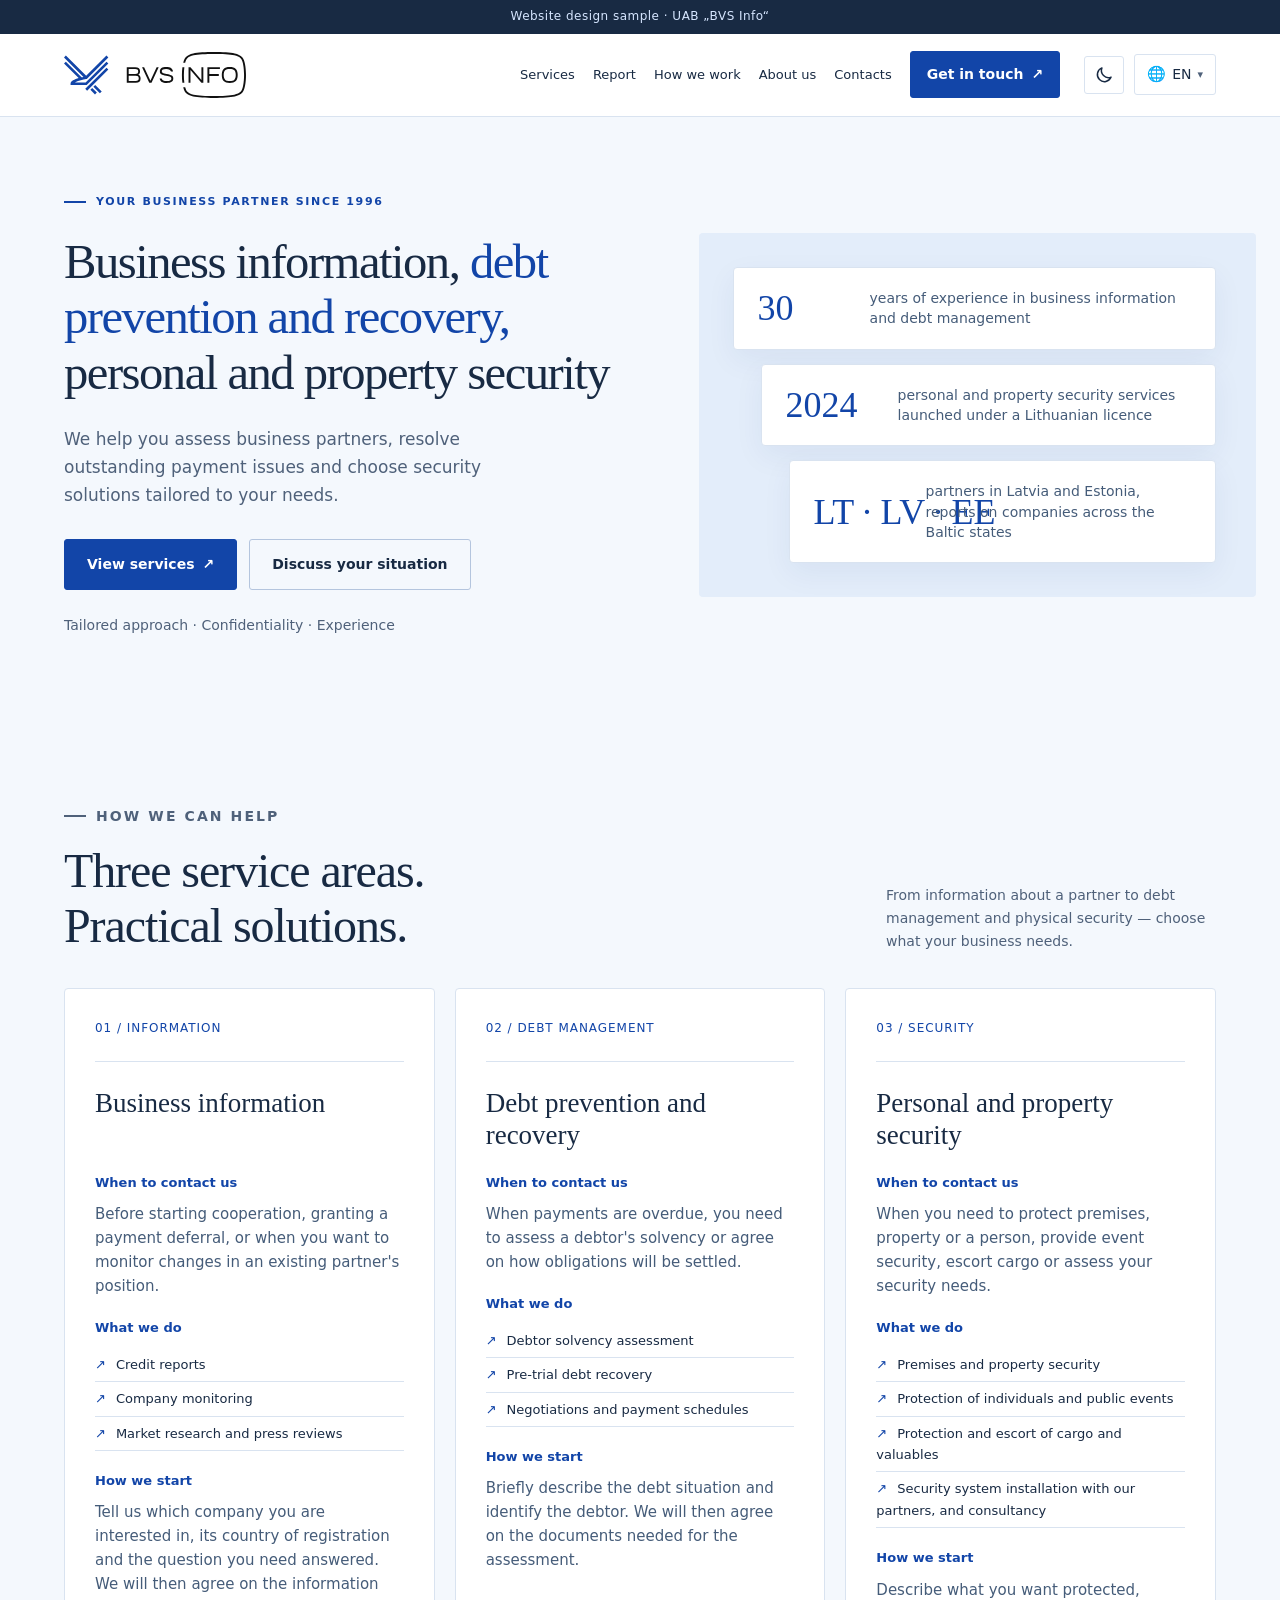
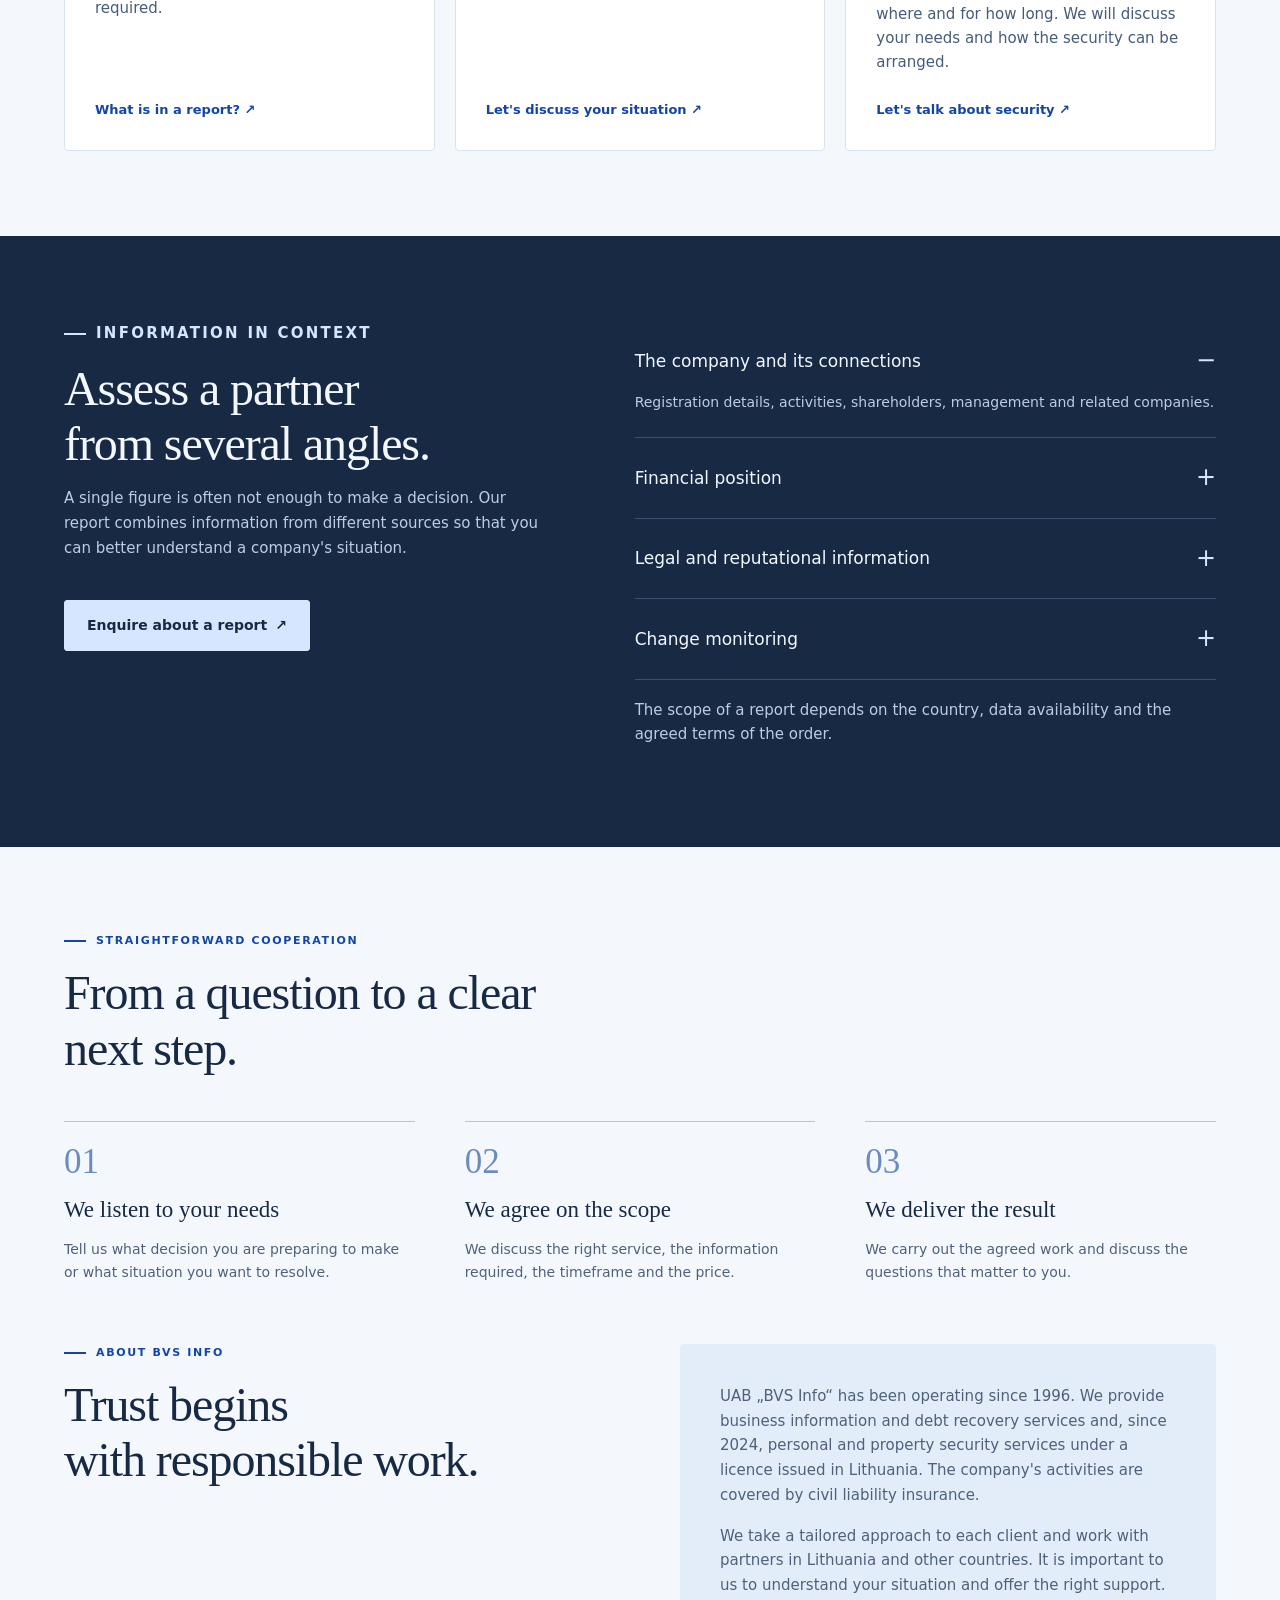
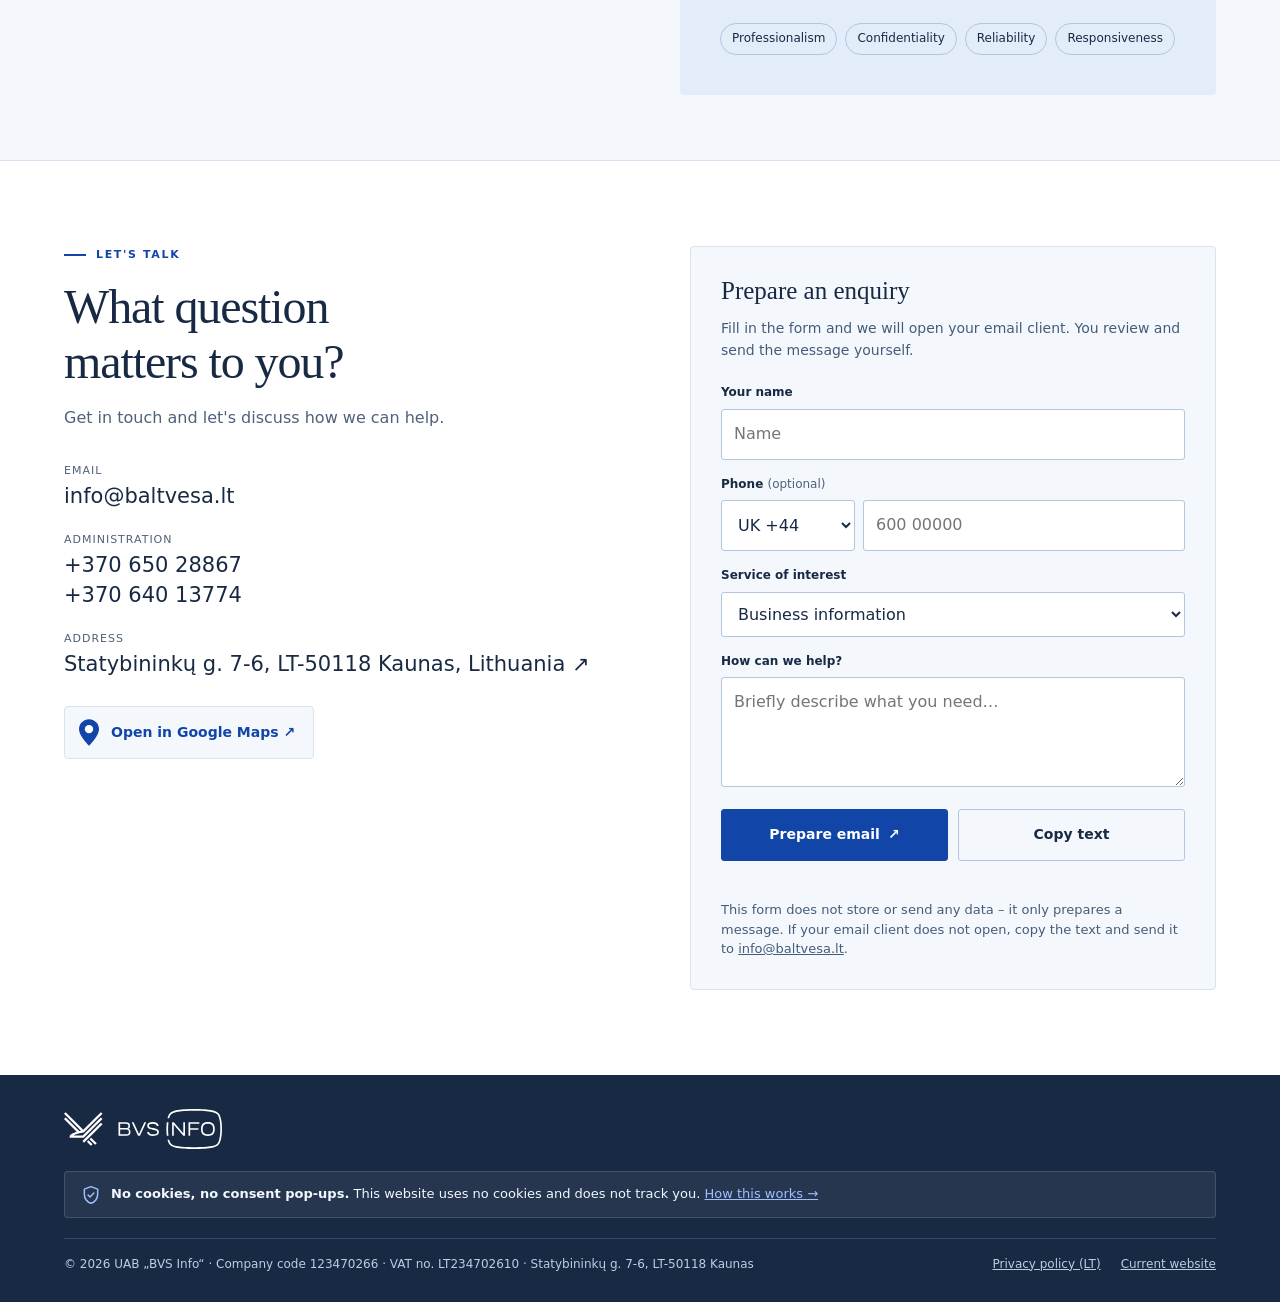
<file: en/index.html>
<!doctype html>
<html lang="en">
<head>
  <meta charset="utf-8">
  <meta name="viewport" content="width=device-width, initial-scale=1">
  <title>BVS Info — business information, debt recovery, security | Kaunas, Lithuania</title>
  <meta name="description" content="UAB „BVS Info“ since 1996: business partner assessment, debt prevention and pre-trial debt recovery, personal and property security. Kaunas, Lithuania.">
  <!-- Kol tai dizaino pavyzdys, paieškos sistemoms neindeksuoti. Keliant į baltvesa.lt – ištrinti šią eilutę. -->
  <meta name="robots" content="noindex, nofollow">
  <link rel="canonical" href="https://baltvesa.lt/en/">
  <link rel="alternate" hreflang="lt" href="https://baltvesa.lt/">
  <link rel="alternate" hreflang="en" href="https://baltvesa.lt/en/">
  <link rel="alternate" hreflang="pl" href="https://baltvesa.lt/pl/">
  <link rel="alternate" hreflang="lv" href="https://baltvesa.lt/lv/">
  <link rel="alternate" hreflang="et" href="https://baltvesa.lt/et/">
  <link rel="alternate" hreflang="ru" href="https://baltvesa.lt/ru/">
  <link rel="alternate" hreflang="uk" href="https://baltvesa.lt/uk/">
  <link rel="alternate" hreflang="de" href="https://baltvesa.lt/de/">
  <link rel="alternate" hreflang="fr" href="https://baltvesa.lt/fr/">
  <link rel="alternate" hreflang="es" href="https://baltvesa.lt/es/">
  <link rel="alternate" hreflang="it" href="https://baltvesa.lt/it/">
  <link rel="alternate" hreflang="x-default" href="https://baltvesa.lt/">
  <meta name="theme-color" content="#1245a8">
  <meta property="og:type" content="website">
  <meta property="og:locale" content="en_GB">
  <meta property="og:site_name" content="BVS Info">
  <meta property="og:title" content="BVS Info — clarity for your business decisions">
  <meta property="og:description" content="Business information, debt prevention and recovery, personal and property security. Tailored solutions for businesses since 1996.">
  <meta property="og:url" content="https://baltvesa.lt/en/">
  <meta property="og:image" content="https://baltvesa.lt/img/og-image.png">
  <link rel="icon" type="image/svg+xml" href="../img/favicon.svg">
  <script>
    /* Tema nustatoma prieš įkeliant CSS, kad puslapis nemirgėtų: įsimintas pasirinkimas (localStorage) arba sistemos nustatymas. */
    (function () {
      var saved = null;
      try { saved = window.localStorage.getItem('bvs-theme'); } catch (e) {}
      var system = window.matchMedia && window.matchMedia('(prefers-color-scheme: dark)').matches ? 'dark' : 'light';
      document.documentElement.setAttribute('data-theme', saved === 'dark' || saved === 'light' ? saved : system);
    })();
  </script>
  <link rel="stylesheet" href="../css/style.css">
  <script type="application/ld+json">
  {
    "@context": "https://schema.org",
    "@type": "ProfessionalService",
    "name": "UAB „BVS Info“",
    "legalName": "BVS Info, UAB",
    "url": "https://baltvesa.lt/",
    "email": "info@baltvesa.lt",
    "telephone": ["+370 650 28867", "+370 640 13774"],
    "foundingDate": "1996-01-17",
    "taxID": "123470266",
    "vatID": "LT234702610",
    "address": {
      "@type": "PostalAddress",
      "streetAddress": "Statybininkų g. 7-6",
      "postalCode": "LT-50118",
      "addressLocality": "Kaunas",
      "addressCountry": "LT"
    },
    "geo": {
      "@type": "GeoCoordinates",
      "latitude": 54.920534,
      "longitude": 23.949636
    },
    "areaServed": "LT"
  }
  </script>
</head>
<body>
<a class="skip-link" href="#turinys">Skip to content</a>

<!-- Pavyzdžio juosta. Pateikiant klientui galutinę versiją – ištrinti šį <div>. -->
<div class="demo">Website design sample · UAB „BVS Info“</div>

<header class="site-header">
  <div class="wrap nav">
    <a class="brand" href="../" aria-label="BVS Info – home">
      <img class="logo-light" src="../img/logo.svg" alt="BVS Info" width="237" height="60">
      <img class="logo-dark" src="../img/logo-white.svg" alt="BVS Info" width="237" height="60">
    </a>
    <nav id="navigation" aria-label="Main menu">
      <a href="#paslaugos">Services</a>
      <a href="#informacija">Report</a>
      <a href="#procesas">How we work</a>
      <a href="#apie">About us</a>
      <a href="#kontaktai">Contacts</a>
      <a class="btn" href="#inquiry">Get in touch <span aria-hidden="true">↗</span></a>
    </nav>
    <div class="nav-tools">
      <button class="theme" type="button" aria-label="Switch between light and dark theme" title="Switch between light and dark theme">
        <svg class="ico-moon" viewBox="0 0 24 24" aria-hidden="true" focusable="false"><path d="M20.5 14.5A8.5 8.5 0 0 1 9.5 3.5a8.5 8.5 0 1 0 11 11z" fill="none" stroke="currentColor" stroke-width="1.8" stroke-linejoin="round"/></svg>
        <svg class="ico-sun" viewBox="0 0 24 24" aria-hidden="true" focusable="false"><circle cx="12" cy="12" r="4.2" fill="none" stroke="currentColor" stroke-width="1.8"/><path d="M12 2.5v2.5M12 19v2.5M2.5 12H5M19 12h2.5M5.3 5.3l1.8 1.8M16.9 16.9l1.8 1.8M5.3 18.7l1.8-1.8M16.9 7.1l1.8-1.8" fill="none" stroke="currentColor" stroke-width="1.8" stroke-linecap="round"/></svg>
      </button>
      <details class="lang">
        <summary aria-label="Select language"><span class="globe" aria-hidden="true">🌐</span> EN <span class="caret" aria-hidden="true">▾</span></summary>
        <ul>
          <li><a href="../" lang="lt" hreflang="lt">Lietuvių</a></li>
          <li><a href="../en/" lang="en" hreflang="en" aria-current="page">English</a></li>
          <li><a href="../pl/" lang="pl" hreflang="pl">Polski</a></li>
          <li><a href="../lv/" lang="lv" hreflang="lv">Latviešu</a></li>
          <li><a href="../et/" lang="et" hreflang="et">Eesti</a></li>
          <li><a href="../ru/" lang="ru" hreflang="ru">Русский</a></li>
          <li><a href="../uk/" lang="uk" hreflang="uk">Українська</a></li>
          <li><a href="../de/" lang="de" hreflang="de">Deutsch</a></li>
          <li><a href="../fr/" lang="fr" hreflang="fr">Français</a></li>
          <li><a href="../es/" lang="es" hreflang="es">Español</a></li>
          <li><a href="../it/" lang="it" hreflang="it">Italiano</a></li>
        </ul>
      </details>
      <button class="menu" type="button" aria-expanded="false" aria-controls="navigation">
        Menu <span aria-hidden="true">☰</span>
      </button>
    </div>
  </div>
</header>

<main id="turinys">
  <div class="wrap">
    <div class="hero">
      <div>
        <p class="eyebrow">Your business partner since 1996</p>
        <h1>Business information, <em>debt prevention and recovery,</em> personal and property security</h1>
        <p class="lead">We help you assess business partners, resolve outstanding payment issues and choose security solutions tailored to your needs.</p>
        <div class="actions">
          <a class="btn" href="#paslaugos">View services <span aria-hidden="true">↗</span></a>
          <a class="btn light" href="#kontaktai">Discuss your situation</a>
        </div>
        <p class="micro">Tailored approach · Confidentiality · Experience</p>
      </div>

      <aside class="facts" aria-label="Key facts">
        <div class="fact"><b>30</b><span>years of experience in business information and debt management</span></div>
        <div class="fact"><b>2024</b><span>personal and property security services launched under a Lithuanian licence</span></div>
        <div class="fact"><b>LT · LV · EE</b><span>partners in Latvia and Estonia, reports on companies across the Baltic states</span></div>
      </aside>
    </div>
  </div>

  <section id="paslaugos" class="wrap">
    <div class="section-head">
      <div>
        <p class="eyebrow">How we can help</p>
        <h2>Three service areas.<br>Practical solutions.</h2>
      </div>
      <p>From information about a partner to debt management and physical security — choose what your business needs.</p>
    </div>

    <div class="services">
      <article class="service">
        <span class="num">01 / INFORMATION</span>
        <h3>Business information</h3>
        <div class="service-part">
          <h4>When to contact us</h4>
          <p>Before starting cooperation, granting a payment deferral, or when you want to monitor changes in an existing partner's position.</p>
        </div>
        <div class="service-part">
          <h4>What we do</h4>
          <ul>
            <li>Credit reports</li>
            <li>Company monitoring</li>
            <li>Market research and press reviews</li>
          </ul>
        </div>
        <div class="service-part">
          <h4>How we start</h4>
          <p>Tell us which company you are interested in, its country of registration and the question you need answered. We will then agree on the information required.</p>
        </div>
        <a href="#informacija">What is in a report? <span aria-hidden="true">↗</span></a>
      </article>

      <article class="service">
        <span class="num">02 / DEBT MANAGEMENT</span>
        <h3>Debt prevention and recovery</h3>
        <div class="service-part">
          <h4>When to contact us</h4>
          <p>When payments are overdue, you need to assess a debtor's solvency or agree on how obligations will be settled.</p>
        </div>
        <div class="service-part">
          <h4>What we do</h4>
          <ul>
            <li>Debtor solvency assessment</li>
            <li>Pre-trial debt recovery</li>
            <li>Negotiations and payment schedules</li>
          </ul>
        </div>
        <div class="service-part">
          <h4>How we start</h4>
          <p>Briefly describe the debt situation and identify the debtor. We will then agree on the documents needed for the assessment.</p>
        </div>
        <a href="#kontaktai" data-service="Debt prevention and recovery">Let's discuss your situation <span aria-hidden="true">↗</span></a>
      </article>

      <article class="service">
        <span class="num">03 / SECURITY</span>
        <h3>Personal and property security</h3>
        <div class="service-part">
          <h4>When to contact us</h4>
          <p>When you need to protect premises, property or a person, provide event security, escort cargo or assess your security needs.</p>
        </div>
        <div class="service-part">
          <h4>What we do</h4>
          <ul>
            <li>Premises and property security</li>
            <li>Protection of individuals and public events</li>
            <li>Protection and escort of cargo and valuables</li>
            <li>Security system installation with our partners, and consultancy</li>
          </ul>
        </div>
        <div class="service-part">
          <h4>How we start</h4>
          <p>Describe what you want protected, where and for how long. We will discuss your needs and how the security can be arranged.</p>
        </div>
        <a href="#kontaktai" data-service="Security services">Let's talk about security <span aria-hidden="true">↗</span></a>
      </article>
    </div>
  </section>

  <section class="detail" id="informacija">
    <div class="wrap detail-grid">
      <div>
        <p class="eyebrow">Information in context</p>
        <h2>Assess a partner<br>from several angles.</h2>
        <p>A single figure is often not enough to make a decision. Our report combines information from different sources so that you can better understand a company's situation.</p>
        <a class="btn" href="#kontaktai" data-service="Business information">Enquire about a report <span aria-hidden="true">↗</span></a>
      </div>
      <div>
        <details open>
          <summary>The company and its connections</summary>
          <p>Registration details, activities, shareholders, management and related companies.</p>
        </details>
        <details>
          <summary>Financial position</summary>
          <p>Financial statements, ratios and credit rating, giving an overall picture of solvency.</p>
        </details>
        <details>
          <summary>Legal and reputational information</summary>
          <p>Court records, asset seizures, press coverage and information on international sanctions.</p>
        </details>
        <details>
          <summary>Change monitoring</summary>
          <p>Changes in registration details, debts and other relevant data of selected companies, tracked at an agreed frequency.</p>
        </details>
        <p class="fine-print">The scope of a report depends on the country, data availability and the agreed terms of the order.</p>
      </div>
    </div>
  </section>

  <section id="procesas" class="wrap">
    <p class="eyebrow">Straightforward cooperation</p>
    <h2>From a question to a clear<br>next step.</h2>
    <ol class="process">
      <li class="step">
        <b aria-hidden="true">01</b>
        <h3>We listen to your needs</h3>
        <p>Tell us what decision you are preparing to make or what situation you want to resolve.</p>
      </li>
      <li class="step">
        <b aria-hidden="true">02</b>
        <h3>We agree on the scope</h3>
        <p>We discuss the right service, the information required, the timeframe and the price.</p>
      </li>
      <li class="step">
        <b aria-hidden="true">03</b>
        <h3>We deliver the result</h3>
        <p>We carry out the agreed work and discuss the questions that matter to you.</p>
      </li>
    </ol>
  </section>

  <section id="apie" class="wrap about">
    <div>
      <p class="eyebrow">About BVS Info</p>
      <h2>Trust begins<br>with responsible work.</h2>
    </div>
    <div class="about-block">
      <p>UAB „BVS Info“ has been operating since 1996. We provide business information and debt recovery services and, since 2024, personal and property security services under a licence issued in Lithuania. The company's activities are covered by civil liability insurance.</p>
      <p>We take a tailored approach to each client and work with partners in Lithuania and other countries. It is important to us to understand your situation and offer the right support.</p>
      <ul class="values" aria-label="Values">
        <li>Professionalism</li>
        <li>Confidentiality</li>
        <li>Reliability</li>
        <li>Responsiveness</li>
      </ul>
    </div>
  </section>

  <section class="contact" id="kontaktai">
    <div class="wrap contact-grid">
      <div>
        <p class="eyebrow">Let's talk</p>
        <h2>What question<br>matters to you?</h2>
        <p class="muted">Get in touch and let's discuss how we can help.</p>
        <dl class="contact-list">
          <div>
            <dt>Email</dt>
            <dd><a href="mailto:info@baltvesa.lt">info@baltvesa.lt</a></dd>
          </div>
          <div>
            <dt>Administration</dt>
            <dd>
              <a href="tel:+37065028867">+370 650 28867</a><br>
              <a href="tel:+37064013774">+370 640 13774</a>
            </dd>
          </div>
          <div>
            <dt>Address</dt>
            <dd>
              <!-- Koordinatės iš baltvesa.lt kontaktų puslapio: paieška pagal adresą Google atveda į klaidingą vietą -->
              <a href="https://www.google.com/maps/search/?api=1&query=54.920534%2C23.949636" target="_blank" rel="noopener">Statybininkų g. 7-6, LT-50118 Kaunas, Lithuania <span aria-hidden="true">↗</span></a>
            </dd>
          </div>
        </dl>
        <!-- Žemėlapis neįterpiamas (jokio Google kodo svetainėje) – tik nuoroda, atsidaranti naujame lange. -->
        <p class="map-link">
          <a href="https://www.google.com/maps/search/?api=1&query=54.920534%2C23.949636" target="_blank" rel="noopener" aria-label="Map: Statybininkų g. 7-6, Kaunas">
            <svg viewBox="0 0 24 32" aria-hidden="true" focusable="false"><path d="M12 0C5.4 0 0 5.3 0 11.9 0 20.5 12 32 12 32s12-11.5 12-20.1C24 5.3 18.6 0 12 0z" fill="currentColor"/><circle cx="12" cy="12" r="5" fill="#fff"/></svg>
            <span>Open in Google Maps <span aria-hidden="true">↗</span></span>
          </a>
        </p>
      </div>

      <form class="form" id="inquiry" novalidate>
        <h3>Prepare an enquiry</h3>
        <p class="form-intro">Fill in the form and we will open your email client. You review and send the message yourself.</p>

        <label for="f-name">Your name</label>
        <input id="f-name" name="name" autocomplete="name" placeholder="Name" required maxlength="120">

        <label for="f-phone">Phone <span class="optional">(optional)</span></label>
        <div class="phone-row">
          <select id="f-code" name="code" aria-label="Country code">
            <option value="+370">LT +370</option>
            <option value="+371">LV +371</option>
            <option value="+372">EE +372</option>
            <option value="+48">PL +48</option>
            <option value="+380">UA +380</option>
            <option value="+44" selected>UK +44</option>
            <option value="+49">DE +49</option>
            <option value="+33">FR +33</option>
            <option value="+34">ES +34</option>
            <option value="+39">IT +39</option>
          </select>
          <input id="f-phone" name="phone" type="tel" inputmode="tel" autocomplete="tel-national" placeholder="600 00000" maxlength="20">
        </div>

        <label for="service">Service of interest</label>
        <select id="service" name="service">
          <option>Business information</option>
          <option>Debt prevention and recovery</option>
          <option>Security services</option>
          <option>Other question</option>
        </select>

        <label for="f-message">How can we help?</label>
        <textarea id="f-message" name="message" placeholder="Briefly describe what you need…" required maxlength="5000"></textarea>

        <div class="form-actions">
          <button class="btn" type="submit">Prepare email <span aria-hidden="true">↗</span></button>
          <button class="btn light" type="button" id="copy-btn">Copy text</button>
        </div>
        <p id="form-status" role="status" aria-live="polite"></p>
        <small>This form does not store or send any data – it only prepares a message. If your email client does not open, copy the text and send it to <a href="mailto:info@baltvesa.lt">info@baltvesa.lt</a>.</small>
      </form>
    </div>
  </section>
</main>

<footer class="site-footer">
  <div class="wrap footer">
    <img class="footer-logo" src="../img/logo-white.svg" alt="BVS Info" width="190" height="48">
    <p class="footer-note">
      <svg viewBox="0 0 24 24" aria-hidden="true" focusable="false"><path d="M12 2 4 5v6c0 5.2 3.4 10 8 11 4.6-1 8-5.8 8-11V5l-8-3z" fill="none" stroke="currentColor" stroke-width="1.8" stroke-linejoin="round"/><path d="m8.5 12 2.3 2.3L15.5 9.6" fill="none" stroke="currentColor" stroke-width="1.8" stroke-linecap="round" stroke-linejoin="round"/></svg>
      <span><strong>No cookies, no consent pop-ups.</strong> This website uses no cookies and does not track you. <a href="../privatumo-politika.html">How this works <span aria-hidden="true">→</span></a></span>
    </p>
    <div class="footer-row">
      <span class="footer-legal">© <span id="year">2026</span> UAB „BVS Info“ · Company code 123470266 · VAT no. LT234702610 · Statybininkų g. 7-6, LT-50118 Kaunas</span>
      <nav aria-label="Additional links">
        <a href="../privatumo-politika.html">Privacy policy (LT)</a>
        <a href="https://baltvesa.lt/" target="_blank" rel="noopener">Current website</a>
      </nav>
    </div>
  </div>
</footer>

<script>
window.BVS_TEXT = {
  need: "Please enter your name and briefly describe what you need.",
  opening: "Opening your email client. If it did not open, click ‘Copy text’ and send the message to {email}.",
  copied: "Text copied. Paste it into an email to {email}.",
  copyFail: "Automatic copying failed. Select the text in the form and copy it manually.",
  to: "To",
  subject: "Subject",
  subjectPrefix: "Enquiry: ",
  greeting: "Dear Sir or Madam,",
  regards: "Kind regards",
  tel: "Tel."
};
</script>
<script src="../js/main.js"></script>
</body>
</html>
</file>
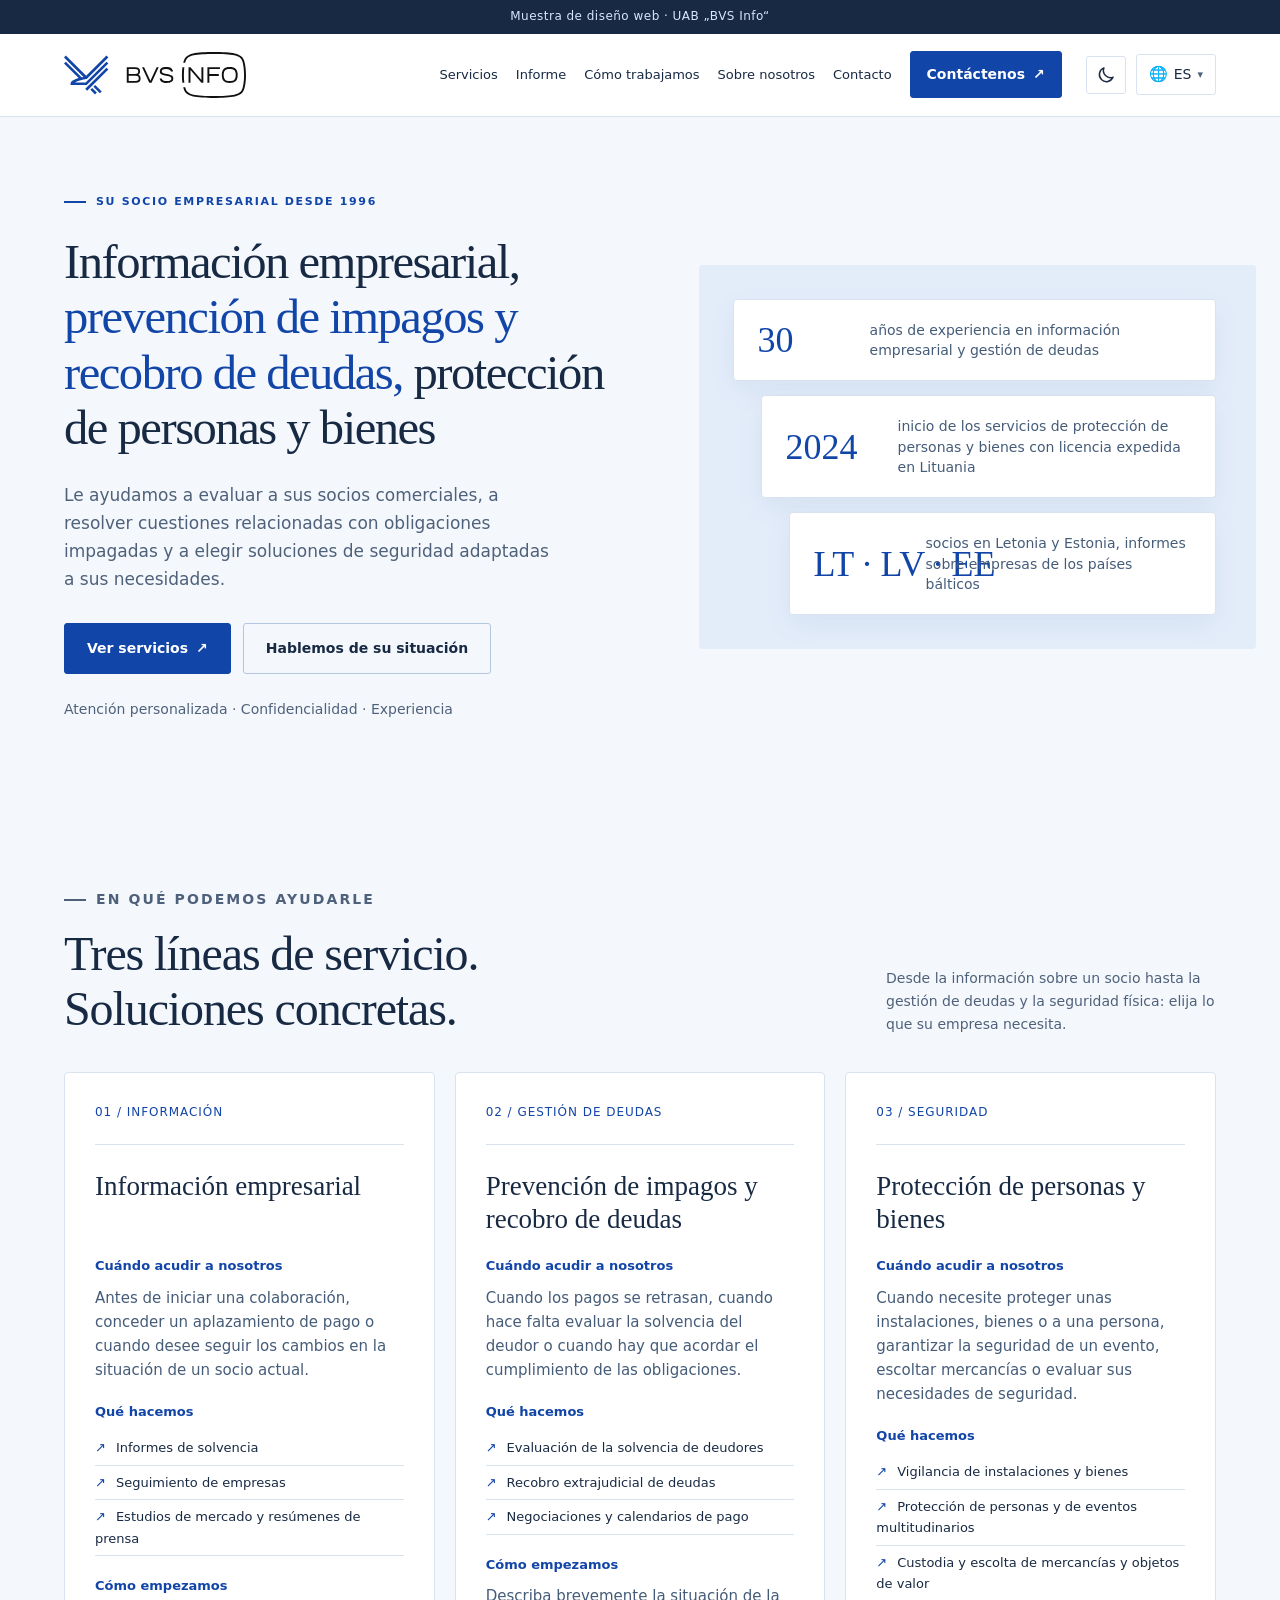
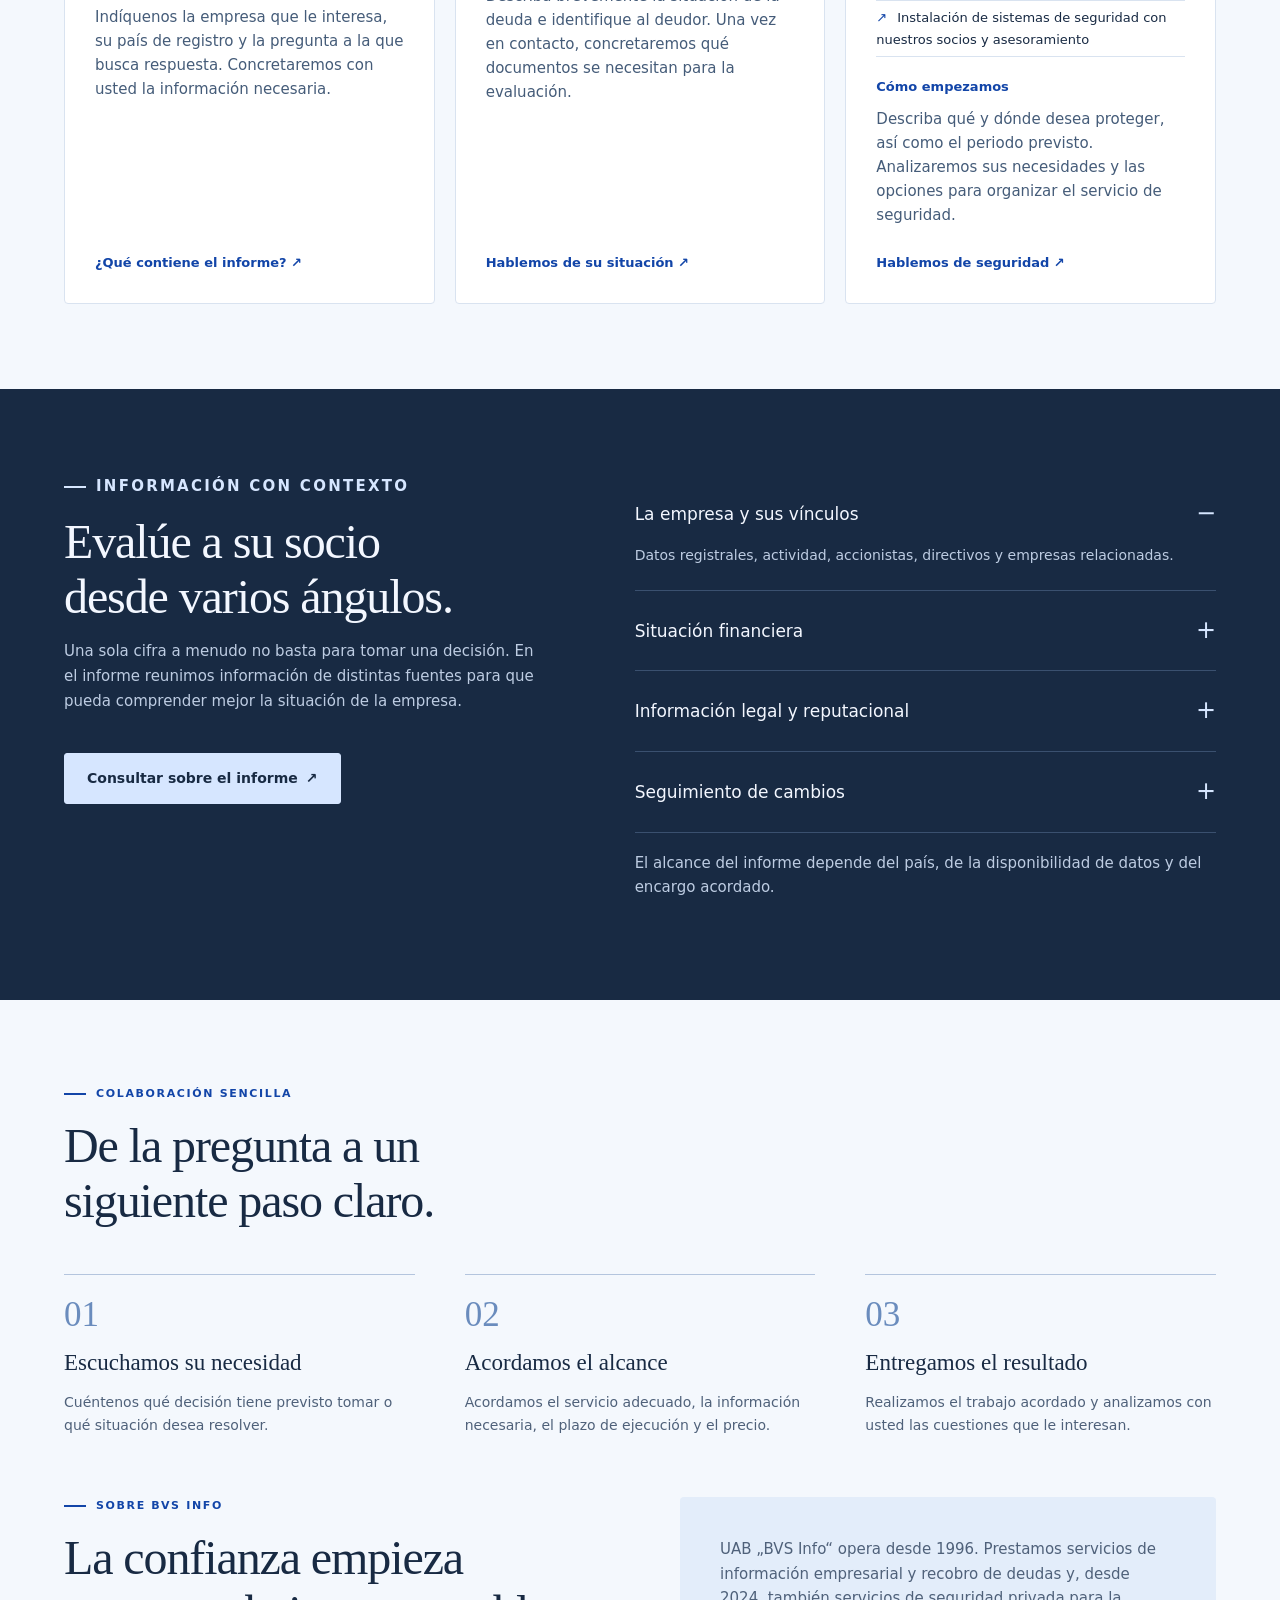
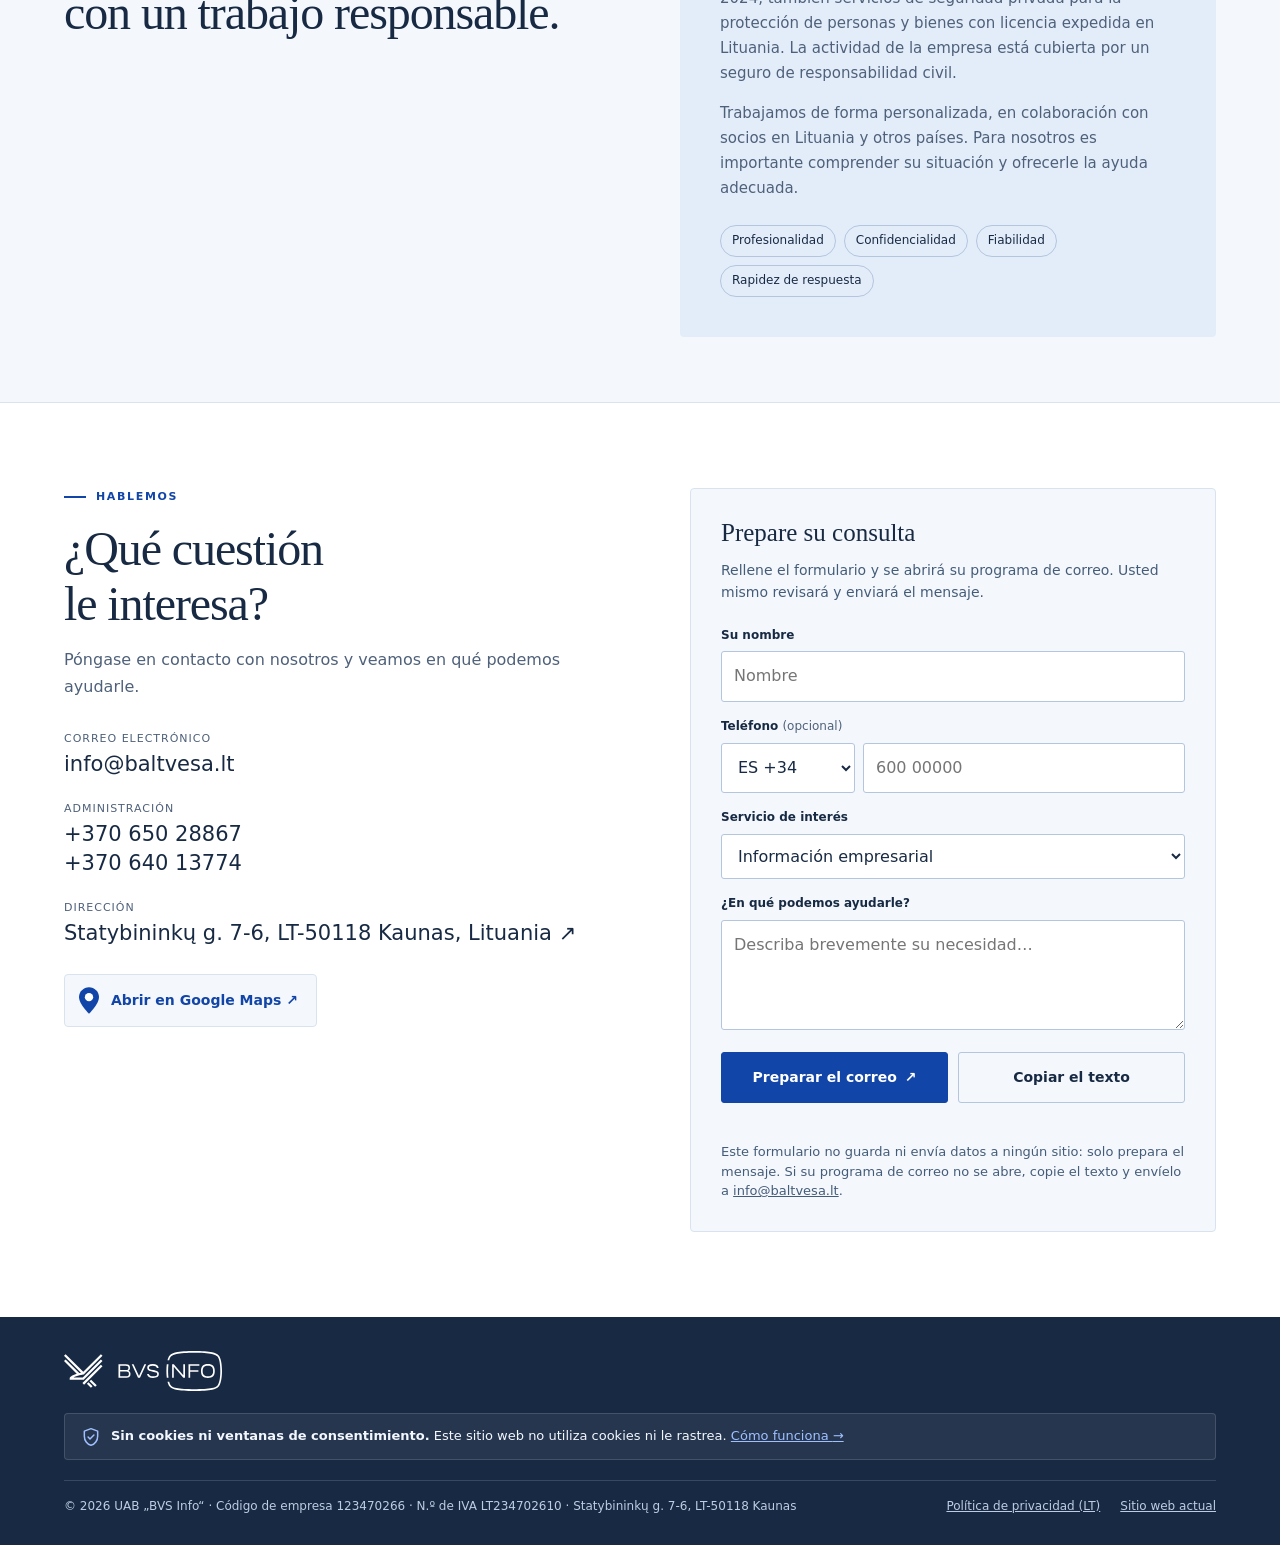
<file: es/index.html>
<!doctype html>
<html lang="es">
<head>
  <meta charset="utf-8">
  <meta name="viewport" content="width=device-width, initial-scale=1">
  <title>BVS Info — información empresarial, recobro de deudas, seguridad | Kaunas, Lituania</title>
  <meta name="description" content="UAB „BVS Info“ desde 1996: evaluación de socios comerciales, prevención de impagos y recobro extrajudicial de deudas, protección de personas y bienes. Kaunas, Lituania.">
  <!-- Kol tai dizaino pavyzdys, paieškos sistemoms neindeksuoti. Keliant į baltvesa.lt – ištrinti šią eilutę. -->
  <meta name="robots" content="noindex, nofollow">
  <link rel="canonical" href="https://baltvesa.lt/es/">
  <link rel="alternate" hreflang="lt" href="https://baltvesa.lt/">
  <link rel="alternate" hreflang="en" href="https://baltvesa.lt/en/">
  <link rel="alternate" hreflang="pl" href="https://baltvesa.lt/pl/">
  <link rel="alternate" hreflang="lv" href="https://baltvesa.lt/lv/">
  <link rel="alternate" hreflang="et" href="https://baltvesa.lt/et/">
  <link rel="alternate" hreflang="ru" href="https://baltvesa.lt/ru/">
  <link rel="alternate" hreflang="uk" href="https://baltvesa.lt/uk/">
  <link rel="alternate" hreflang="de" href="https://baltvesa.lt/de/">
  <link rel="alternate" hreflang="fr" href="https://baltvesa.lt/fr/">
  <link rel="alternate" hreflang="es" href="https://baltvesa.lt/es/">
  <link rel="alternate" hreflang="it" href="https://baltvesa.lt/it/">
  <link rel="alternate" hreflang="x-default" href="https://baltvesa.lt/">
  <meta name="theme-color" content="#1245a8">
  <meta property="og:type" content="website">
  <meta property="og:locale" content="es_ES">
  <meta property="og:site_name" content="BVS Info">
  <meta property="og:title" content="BVS Info — claridad para sus decisiones empresariales">
  <meta property="og:description" content="Información empresarial, prevención de impagos y recobro de deudas, protección de personas y bienes. Soluciones a medida para empresas desde 1996.">
  <meta property="og:url" content="https://baltvesa.lt/es/">
  <meta property="og:image" content="https://baltvesa.lt/img/og-image.png">
  <link rel="icon" type="image/svg+xml" href="../img/favicon.svg">
  <script>
    /* Tema nustatoma prieš įkeliant CSS, kad puslapis nemirgėtų: įsimintas pasirinkimas (localStorage) arba sistemos nustatymas. */
    (function () {
      var saved = null;
      try { saved = window.localStorage.getItem('bvs-theme'); } catch (e) {}
      var system = window.matchMedia && window.matchMedia('(prefers-color-scheme: dark)').matches ? 'dark' : 'light';
      document.documentElement.setAttribute('data-theme', saved === 'dark' || saved === 'light' ? saved : system);
    })();
  </script>
  <link rel="stylesheet" href="../css/style.css">
  <script type="application/ld+json">
  {
    "@context": "https://schema.org",
    "@type": "ProfessionalService",
    "name": "UAB „BVS Info“",
    "legalName": "BVS Info, UAB",
    "url": "https://baltvesa.lt/",
    "email": "info@baltvesa.lt",
    "telephone": ["+370 650 28867", "+370 640 13774"],
    "foundingDate": "1996-01-17",
    "taxID": "123470266",
    "vatID": "LT234702610",
    "address": {
      "@type": "PostalAddress",
      "streetAddress": "Statybininkų g. 7-6",
      "postalCode": "LT-50118",
      "addressLocality": "Kaunas",
      "addressCountry": "LT"
    },
    "geo": {
      "@type": "GeoCoordinates",
      "latitude": 54.920534,
      "longitude": 23.949636
    },
    "areaServed": "LT"
  }
  </script>
</head>
<body>
<a class="skip-link" href="#turinys">Ir al contenido</a>

<!-- Pavyzdžio juosta. Pateikiant klientui galutinę versiją – ištrinti šį <div>. -->
<div class="demo">Muestra de diseño web · UAB „BVS Info“</div>

<header class="site-header">
  <div class="wrap nav">
    <a class="brand" href="../" aria-label="BVS Info – inicio">
      <img class="logo-light" src="../img/logo.svg" alt="BVS Info" width="237" height="60">
      <img class="logo-dark" src="../img/logo-white.svg" alt="BVS Info" width="237" height="60">
    </a>
    <nav id="navigation" aria-label="Menú principal">
      <a href="#paslaugos">Servicios</a>
      <a href="#informacija">Informe</a>
      <a href="#procesas">Cómo trabajamos</a>
      <a href="#apie">Sobre nosotros</a>
      <a href="#kontaktai">Contacto</a>
      <a class="btn" href="#inquiry">Contáctenos <span aria-hidden="true">↗</span></a>
    </nav>
    <div class="nav-tools">
      <button class="theme" type="button" aria-label="Cambiar entre tema claro y oscuro" title="Cambiar entre tema claro y oscuro">
        <svg class="ico-moon" viewBox="0 0 24 24" aria-hidden="true" focusable="false"><path d="M20.5 14.5A8.5 8.5 0 0 1 9.5 3.5a8.5 8.5 0 1 0 11 11z" fill="none" stroke="currentColor" stroke-width="1.8" stroke-linejoin="round"/></svg>
        <svg class="ico-sun" viewBox="0 0 24 24" aria-hidden="true" focusable="false"><circle cx="12" cy="12" r="4.2" fill="none" stroke="currentColor" stroke-width="1.8"/><path d="M12 2.5v2.5M12 19v2.5M2.5 12H5M19 12h2.5M5.3 5.3l1.8 1.8M16.9 16.9l1.8 1.8M5.3 18.7l1.8-1.8M16.9 7.1l1.8-1.8" fill="none" stroke="currentColor" stroke-width="1.8" stroke-linecap="round"/></svg>
      </button>
      <details class="lang">
        <summary aria-label="Seleccionar idioma"><span class="globe" aria-hidden="true">🌐</span> ES <span class="caret" aria-hidden="true">▾</span></summary>
        <ul>
          <li><a href="../" lang="lt" hreflang="lt">Lietuvių</a></li>
          <li><a href="../en/" lang="en" hreflang="en">English</a></li>
          <li><a href="../pl/" lang="pl" hreflang="pl">Polski</a></li>
          <li><a href="../lv/" lang="lv" hreflang="lv">Latviešu</a></li>
          <li><a href="../et/" lang="et" hreflang="et">Eesti</a></li>
          <li><a href="../ru/" lang="ru" hreflang="ru">Русский</a></li>
          <li><a href="../uk/" lang="uk" hreflang="uk">Українська</a></li>
          <li><a href="../de/" lang="de" hreflang="de">Deutsch</a></li>
          <li><a href="../fr/" lang="fr" hreflang="fr">Français</a></li>
          <li><a href="../es/" lang="es" hreflang="es" aria-current="page">Español</a></li>
          <li><a href="../it/" lang="it" hreflang="it">Italiano</a></li>
        </ul>
      </details>
      <button class="menu" type="button" aria-expanded="false" aria-controls="navigation">
        Menú <span aria-hidden="true">☰</span>
      </button>
    </div>
  </div>
</header>

<main id="turinys">
  <div class="wrap">
    <div class="hero">
      <div>
        <p class="eyebrow">Su socio empresarial desde 1996</p>
        <h1>Información empresarial, <em>prevención de impagos y recobro de deudas,</em> protección de personas y bienes</h1>
        <p class="lead">Le ayudamos a evaluar a sus socios comerciales, a resolver cuestiones relacionadas con obligaciones impagadas y a elegir soluciones de seguridad adaptadas a sus necesidades.</p>
        <div class="actions">
          <a class="btn" href="#paslaugos">Ver servicios <span aria-hidden="true">↗</span></a>
          <a class="btn light" href="#kontaktai">Hablemos de su situación</a>
        </div>
        <p class="micro">Atención personalizada · Confidencialidad · Experiencia</p>
      </div>

      <aside class="facts" aria-label="Datos clave">
        <div class="fact"><b>30</b><span>años de experiencia en información empresarial y gestión de deudas</span></div>
        <div class="fact"><b>2024</b><span>inicio de los servicios de protección de personas y bienes con licencia expedida en Lituania</span></div>
        <div class="fact"><b>LT · LV · EE</b><span>socios en Letonia y Estonia, informes sobre empresas de los países bálticos</span></div>
      </aside>
    </div>
  </div>

  <section id="paslaugos" class="wrap">
    <div class="section-head">
      <div>
        <p class="eyebrow">En qué podemos ayudarle</p>
        <h2>Tres líneas de servicio.<br>Soluciones concretas.</h2>
      </div>
      <p>Desde la información sobre un socio hasta la gestión de deudas y la seguridad física: elija lo que su empresa necesita.</p>
    </div>

    <div class="services">
      <article class="service">
        <span class="num">01 / INFORMACIÓN</span>
        <h3>Información empresarial</h3>
        <div class="service-part">
          <h4>Cuándo acudir a nosotros</h4>
          <p>Antes de iniciar una colaboración, conceder un aplazamiento de pago o cuando desee seguir los cambios en la situación de un socio actual.</p>
        </div>
        <div class="service-part">
          <h4>Qué hacemos</h4>
          <ul>
            <li>Informes de solvencia</li>
            <li>Seguimiento de empresas</li>
            <li>Estudios de mercado y resúmenes de prensa</li>
          </ul>
        </div>
        <div class="service-part">
          <h4>Cómo empezamos</h4>
          <p>Indíquenos la empresa que le interesa, su país de registro y la pregunta a la que busca respuesta. Concretaremos con usted la información necesaria.</p>
        </div>
        <a href="#informacija">¿Qué contiene el informe? <span aria-hidden="true">↗</span></a>
      </article>

      <article class="service">
        <span class="num">02 / GESTIÓN DE DEUDAS</span>
        <h3>Prevención de impagos y recobro de deudas</h3>
        <div class="service-part">
          <h4>Cuándo acudir a nosotros</h4>
          <p>Cuando los pagos se retrasan, cuando hace falta evaluar la solvencia del deudor o cuando hay que acordar el cumplimiento de las obligaciones.</p>
        </div>
        <div class="service-part">
          <h4>Qué hacemos</h4>
          <ul>
            <li>Evaluación de la solvencia de deudores</li>
            <li>Recobro extrajudicial de deudas</li>
            <li>Negociaciones y calendarios de pago</li>
          </ul>
        </div>
        <div class="service-part">
          <h4>Cómo empezamos</h4>
          <p>Describa brevemente la situación de la deuda e identifique al deudor. Una vez en contacto, concretaremos qué documentos se necesitan para la evaluación.</p>
        </div>
        <a href="#kontaktai" data-service="Prevención de impagos y recobro de deudas">Hablemos de su situación <span aria-hidden="true">↗</span></a>
      </article>

      <article class="service">
        <span class="num">03 / SEGURIDAD</span>
        <h3>Protección de personas y bienes</h3>
        <div class="service-part">
          <h4>Cuándo acudir a nosotros</h4>
          <p>Cuando necesite proteger unas instalaciones, bienes o a una persona, garantizar la seguridad de un evento, escoltar mercancías o evaluar sus necesidades de seguridad.</p>
        </div>
        <div class="service-part">
          <h4>Qué hacemos</h4>
          <ul>
            <li>Vigilancia de instalaciones y bienes</li>
            <li>Protección de personas y de eventos multitudinarios</li>
            <li>Custodia y escolta de mercancías y objetos de valor</li>
            <li>Instalación de sistemas de seguridad con nuestros socios y asesoramiento</li>
          </ul>
        </div>
        <div class="service-part">
          <h4>Cómo empezamos</h4>
          <p>Describa qué y dónde desea proteger, así como el periodo previsto. Analizaremos sus necesidades y las opciones para organizar el servicio de seguridad.</p>
        </div>
        <a href="#kontaktai" data-service="Servicios de seguridad">Hablemos de seguridad <span aria-hidden="true">↗</span></a>
      </article>
    </div>
  </section>

  <section class="detail" id="informacija">
    <div class="wrap detail-grid">
      <div>
        <p class="eyebrow">Información con contexto</p>
        <h2>Evalúe a su socio<br>desde varios ángulos.</h2>
        <p>Una sola cifra a menudo no basta para tomar una decisión. En el informe reunimos información de distintas fuentes para que pueda comprender mejor la situación de la empresa.</p>
        <a class="btn" href="#kontaktai" data-service="Información empresarial">Consultar sobre el informe <span aria-hidden="true">↗</span></a>
      </div>
      <div>
        <details open>
          <summary>La empresa y sus vínculos</summary>
          <p>Datos registrales, actividad, accionistas, directivos y empresas relacionadas.</p>
        </details>
        <details>
          <summary>Situación financiera</summary>
          <p>Estados financieros, ratios y calificación crediticia que ayudan a formarse una imagen general de la solvencia.</p>
        </details>
        <details>
          <summary>Información legal y reputacional</summary>
          <p>Datos judiciales, embargos de bienes, menciones en prensa e información sobre sanciones internacionales.</p>
        </details>
        <details>
          <summary>Seguimiento de cambios</summary>
          <p>Con la periodicidad acordada, se realiza un seguimiento de los cambios registrales, de deudas y de otros datos relevantes de las empresas seleccionadas.</p>
        </details>
        <p class="fine-print">El alcance del informe depende del país, de la disponibilidad de datos y del encargo acordado.</p>
      </div>
    </div>
  </section>

  <section id="procesas" class="wrap">
    <p class="eyebrow">Colaboración sencilla</p>
    <h2>De la pregunta a un<br>siguiente paso claro.</h2>
    <ol class="process">
      <li class="step">
        <b aria-hidden="true">01</b>
        <h3>Escuchamos su necesidad</h3>
        <p>Cuéntenos qué decisión tiene previsto tomar o qué situación desea resolver.</p>
      </li>
      <li class="step">
        <b aria-hidden="true">02</b>
        <h3>Acordamos el alcance</h3>
        <p>Acordamos el servicio adecuado, la información necesaria, el plazo de ejecución y el precio.</p>
      </li>
      <li class="step">
        <b aria-hidden="true">03</b>
        <h3>Entregamos el resultado</h3>
        <p>Realizamos el trabajo acordado y analizamos con usted las cuestiones que le interesan.</p>
      </li>
    </ol>
  </section>

  <section id="apie" class="wrap about">
    <div>
      <p class="eyebrow">Sobre BVS Info</p>
      <h2>La confianza empieza<br>con un trabajo responsable.</h2>
    </div>
    <div class="about-block">
      <p>UAB „BVS Info“ opera desde 1996. Prestamos servicios de información empresarial y recobro de deudas y, desde 2024, también servicios de seguridad privada para la protección de personas y bienes con licencia expedida en Lituania. La actividad de la empresa está cubierta por un seguro de responsabilidad civil.</p>
      <p>Trabajamos de forma personalizada, en colaboración con socios en Lituania y otros países. Para nosotros es importante comprender su situación y ofrecerle la ayuda adecuada.</p>
      <ul class="values" aria-label="Valores">
        <li>Profesionalidad</li>
        <li>Confidencialidad</li>
        <li>Fiabilidad</li>
        <li>Rapidez de respuesta</li>
      </ul>
    </div>
  </section>

  <section class="contact" id="kontaktai">
    <div class="wrap contact-grid">
      <div>
        <p class="eyebrow">Hablemos</p>
        <h2>¿Qué cuestión<br>le interesa?</h2>
        <p class="muted">Póngase en contacto con nosotros y veamos en qué podemos ayudarle.</p>
        <dl class="contact-list">
          <div>
            <dt>Correo electrónico</dt>
            <dd><a href="mailto:info@baltvesa.lt">info@baltvesa.lt</a></dd>
          </div>
          <div>
            <dt>Administración</dt>
            <dd>
              <a href="tel:+37065028867">+370 650 28867</a><br>
              <a href="tel:+37064013774">+370 640 13774</a>
            </dd>
          </div>
          <div>
            <dt>Dirección</dt>
            <dd>
              <!-- Koordinatės iš baltvesa.lt kontaktų puslapio: paieška pagal adresą Google atveda į klaidingą vietą -->
              <a href="https://www.google.com/maps/search/?api=1&query=54.920534%2C23.949636" target="_blank" rel="noopener">Statybininkų g. 7-6, LT-50118 Kaunas, Lituania <span aria-hidden="true">↗</span></a>
            </dd>
          </div>
        </dl>
        <!-- Žemėlapis neįterpiamas (jokio Google kodo svetainėje) – tik nuoroda, atsidaranti naujame lange. -->
        <p class="map-link">
          <a href="https://www.google.com/maps/search/?api=1&query=54.920534%2C23.949636" target="_blank" rel="noopener" aria-label="Mapa: Statybininkų g. 7-6, Kaunas">
            <svg viewBox="0 0 24 32" aria-hidden="true" focusable="false"><path d="M12 0C5.4 0 0 5.3 0 11.9 0 20.5 12 32 12 32s12-11.5 12-20.1C24 5.3 18.6 0 12 0z" fill="currentColor"/><circle cx="12" cy="12" r="5" fill="#fff"/></svg>
            <span>Abrir en Google Maps <span aria-hidden="true">↗</span></span>
          </a>
        </p>
      </div>

      <form class="form" id="inquiry" novalidate>
        <h3>Prepare su consulta</h3>
        <p class="form-intro">Rellene el formulario y se abrirá su programa de correo. Usted mismo revisará y enviará el mensaje.</p>

        <label for="f-name">Su nombre</label>
        <input id="f-name" name="name" autocomplete="name" placeholder="Nombre" required maxlength="120">

        <label for="f-phone">Teléfono <span class="optional">(opcional)</span></label>
        <div class="phone-row">
          <select id="f-code" name="code" aria-label="Código de país">
            <option value="+370">LT +370</option>
            <option value="+371">LV +371</option>
            <option value="+372">EE +372</option>
            <option value="+48">PL +48</option>
            <option value="+380">UA +380</option>
            <option value="+44">UK +44</option>
            <option value="+49">DE +49</option>
            <option value="+33">FR +33</option>
            <option value="+34" selected>ES +34</option>
            <option value="+39">IT +39</option>
          </select>
          <input id="f-phone" name="phone" type="tel" inputmode="tel" autocomplete="tel-national" placeholder="600 00000" maxlength="20">
        </div>

        <label for="service">Servicio de interés</label>
        <select id="service" name="service">
          <option>Información empresarial</option>
          <option>Prevención de impagos y recobro de deudas</option>
          <option>Servicios de seguridad</option>
          <option>Otra cuestión</option>
        </select>

        <label for="f-message">¿En qué podemos ayudarle?</label>
        <textarea id="f-message" name="message" placeholder="Describa brevemente su necesidad…" required maxlength="5000"></textarea>

        <div class="form-actions">
          <button class="btn" type="submit">Preparar el correo <span aria-hidden="true">↗</span></button>
          <button class="btn light" type="button" id="copy-btn">Copiar el texto</button>
        </div>
        <p id="form-status" role="status" aria-live="polite"></p>
        <small>Este formulario no guarda ni envía datos a ningún sitio: solo prepara el mensaje. Si su programa de correo no se abre, copie el texto y envíelo a <a href="mailto:info@baltvesa.lt">info@baltvesa.lt</a>.</small>
      </form>
    </div>
  </section>
</main>

<footer class="site-footer">
  <div class="wrap footer">
    <img class="footer-logo" src="../img/logo-white.svg" alt="BVS Info" width="190" height="48">
    <p class="footer-note">
      <svg viewBox="0 0 24 24" aria-hidden="true" focusable="false"><path d="M12 2 4 5v6c0 5.2 3.4 10 8 11 4.6-1 8-5.8 8-11V5l-8-3z" fill="none" stroke="currentColor" stroke-width="1.8" stroke-linejoin="round"/><path d="m8.5 12 2.3 2.3L15.5 9.6" fill="none" stroke="currentColor" stroke-width="1.8" stroke-linecap="round" stroke-linejoin="round"/></svg>
      <span><strong>Sin cookies ni ventanas de consentimiento.</strong> Este sitio web no utiliza cookies ni le rastrea. <a href="../privatumo-politika.html">Cómo funciona <span aria-hidden="true">→</span></a></span>
    </p>
    <div class="footer-row">
      <span class="footer-legal">© <span id="year">2026</span> UAB „BVS Info“ · Código de empresa 123470266 · N.º de IVA LT234702610 · Statybininkų g. 7-6, LT-50118 Kaunas</span>
      <nav aria-label="Enlaces adicionales">
        <a href="../privatumo-politika.html">Política de privacidad (LT)</a>
        <a href="https://baltvesa.lt/" target="_blank" rel="noopener">Sitio web actual</a>
      </nav>
    </div>
  </div>
</footer>

<script>
window.BVS_TEXT = {
  need: "Indique su nombre y describa brevemente su necesidad.",
  opening: "Se está abriendo su programa de correo. Si no se ha abierto, pulse «Copiar el texto» y envíe el mensaje a {email}.",
  copied: "Texto copiado. Péguelo en un correo dirigido a {email}.",
  copyFail: "No se ha podido copiar automáticamente. Seleccione el texto del formulario y cópielo manualmente.",
  to: "Para",
  subject: "Asunto",
  subjectPrefix: "Consulta: ",
  greeting: "Estimados señores:",
  regards: "Atentamente",
  tel: "Tel."
};
</script>
<script src="../js/main.js"></script>
</body>
</html>
</file>
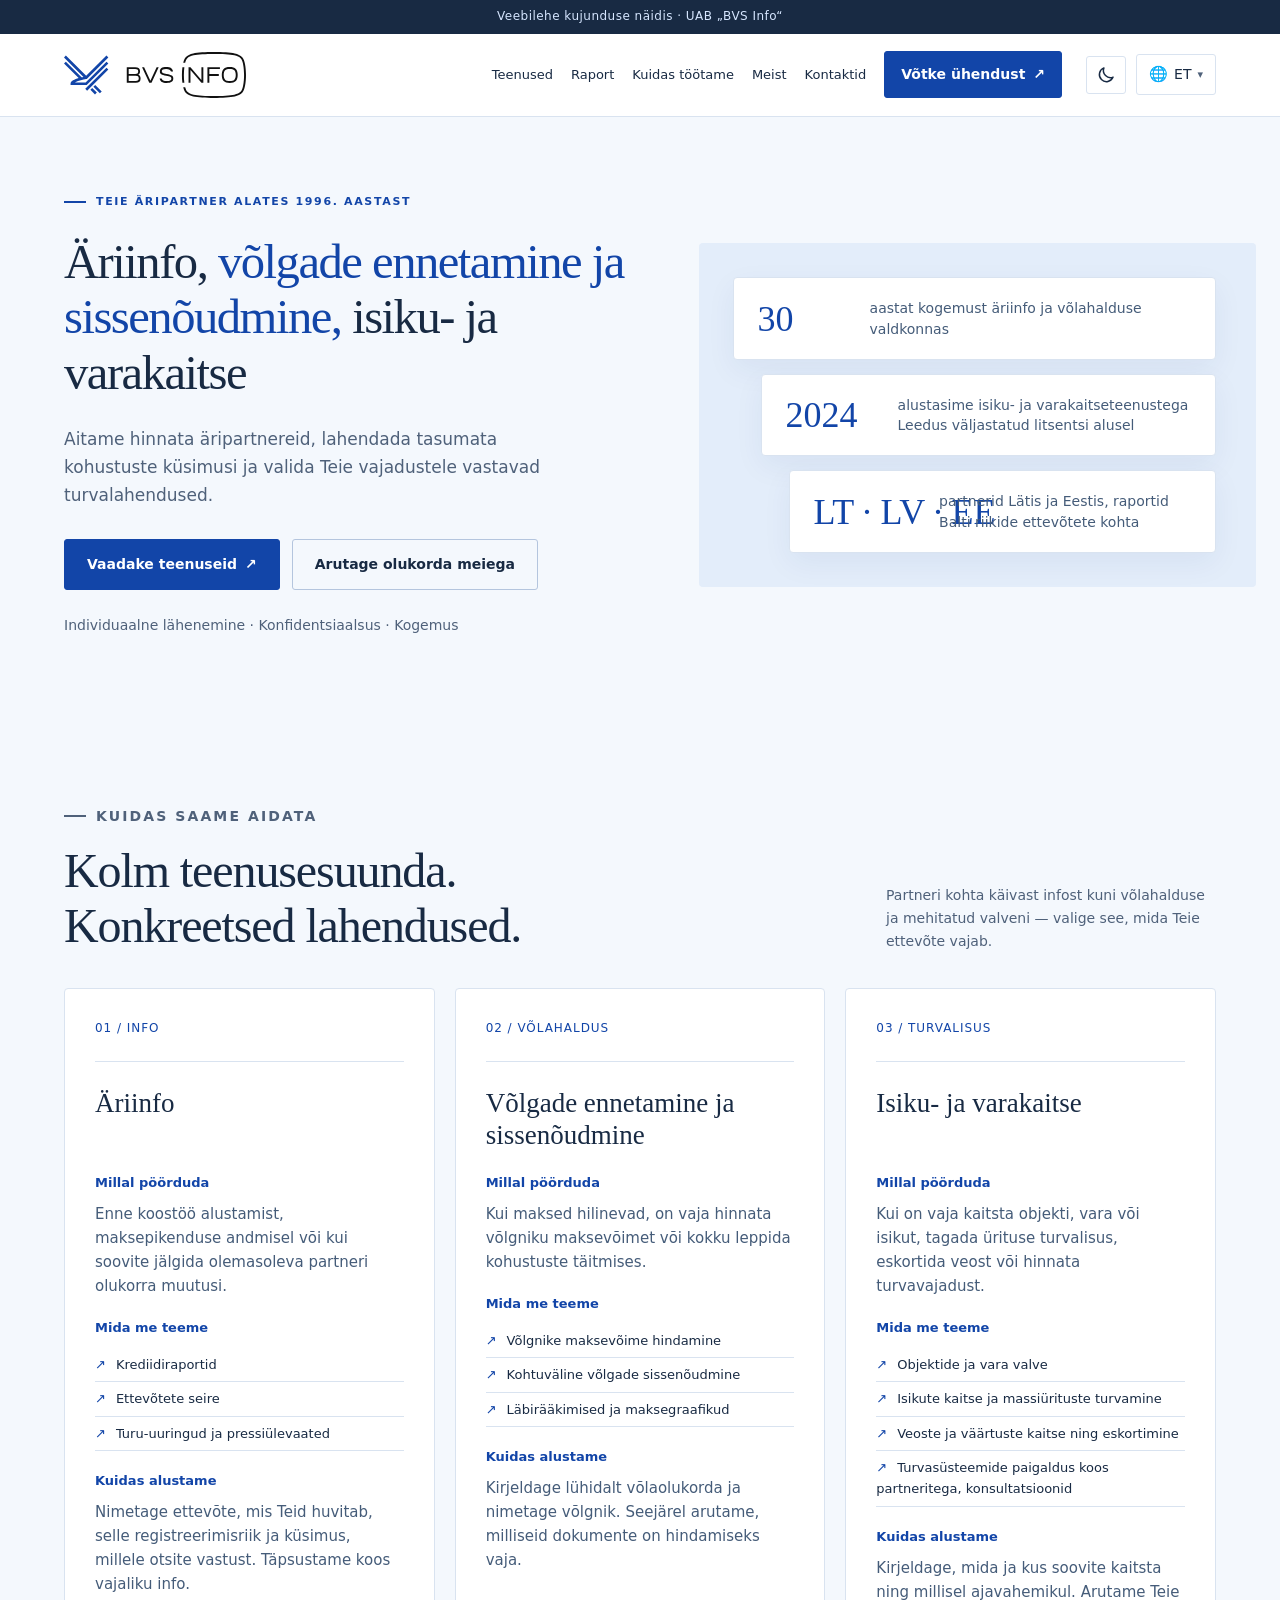
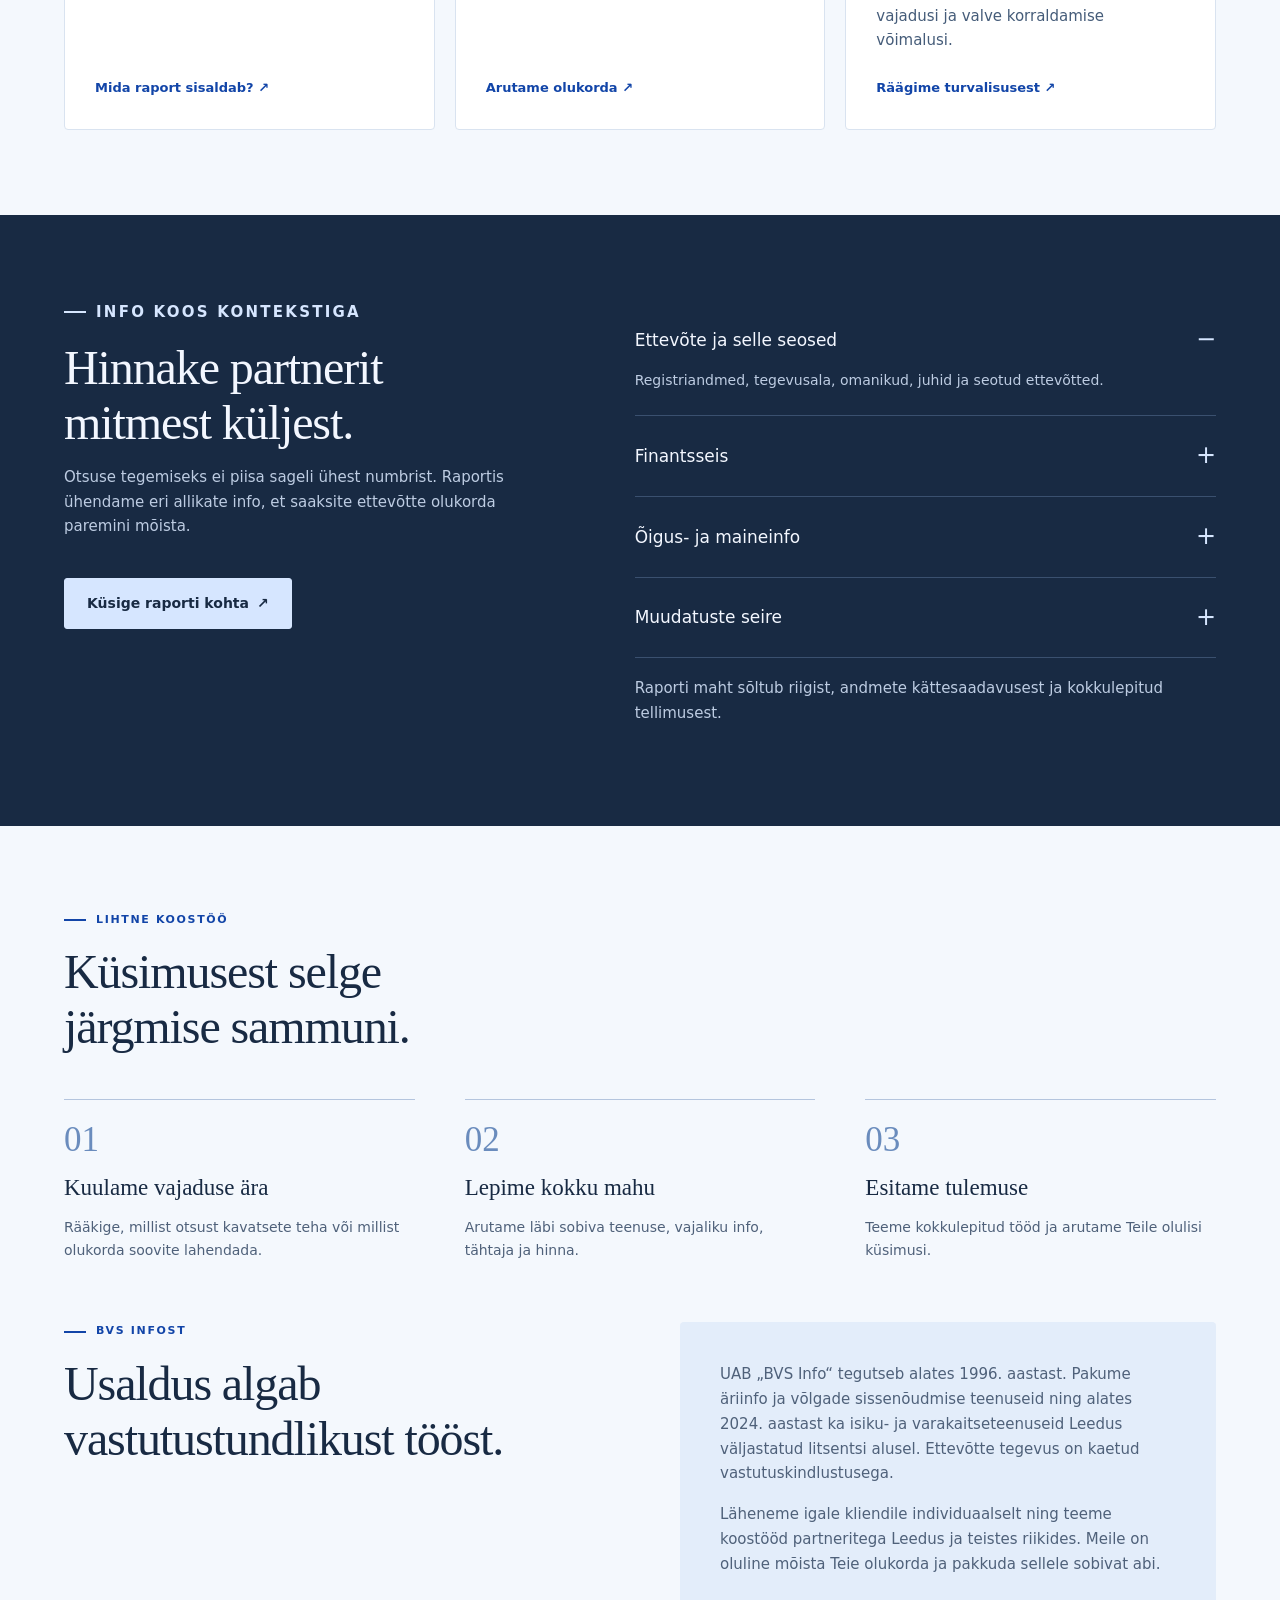
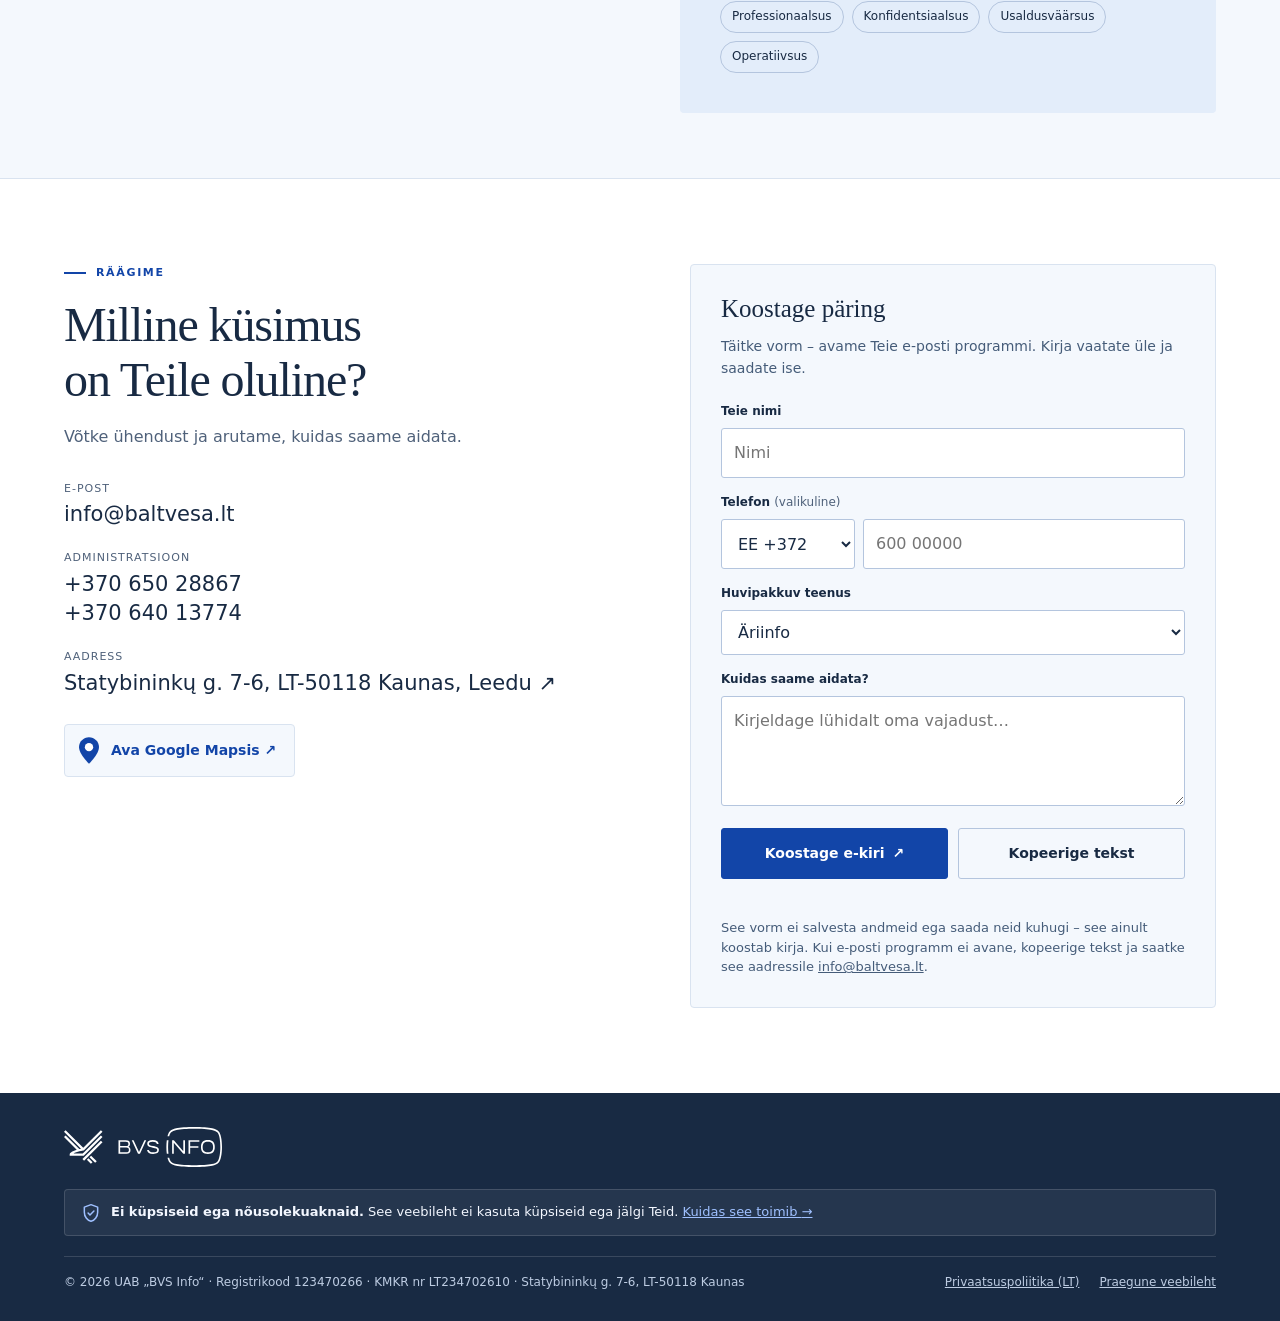
<file: et/index.html>
<!doctype html>
<html lang="et">
<head>
  <meta charset="utf-8">
  <meta name="viewport" content="width=device-width, initial-scale=1">
  <title>BVS Info — äriinfo, võlgade sissenõudmine, turvateenused | Kaunas, Leedu</title>
  <meta name="description" content="UAB „BVS Info“ alates 1996. aastast: äripartnerite hindamine, võlgade ennetamine ja kohtuväline sissenõudmine, isiku- ja varakaitse. Kaunas, Leedu.">
  <!-- Kol tai dizaino pavyzdys, paieškos sistemoms neindeksuoti. Keliant į baltvesa.lt – ištrinti šią eilutę. -->
  <meta name="robots" content="noindex, nofollow">
  <link rel="canonical" href="https://baltvesa.lt/et/">
  <link rel="alternate" hreflang="lt" href="https://baltvesa.lt/">
  <link rel="alternate" hreflang="en" href="https://baltvesa.lt/en/">
  <link rel="alternate" hreflang="pl" href="https://baltvesa.lt/pl/">
  <link rel="alternate" hreflang="lv" href="https://baltvesa.lt/lv/">
  <link rel="alternate" hreflang="et" href="https://baltvesa.lt/et/">
  <link rel="alternate" hreflang="ru" href="https://baltvesa.lt/ru/">
  <link rel="alternate" hreflang="uk" href="https://baltvesa.lt/uk/">
  <link rel="alternate" hreflang="de" href="https://baltvesa.lt/de/">
  <link rel="alternate" hreflang="fr" href="https://baltvesa.lt/fr/">
  <link rel="alternate" hreflang="es" href="https://baltvesa.lt/es/">
  <link rel="alternate" hreflang="it" href="https://baltvesa.lt/it/">
  <link rel="alternate" hreflang="x-default" href="https://baltvesa.lt/">
  <meta name="theme-color" content="#1245a8">
  <meta property="og:type" content="website">
  <meta property="og:locale" content="et_EE">
  <meta property="og:site_name" content="BVS Info">
  <meta property="og:title" content="BVS Info — selgus Teie äriotsustes">
  <meta property="og:description" content="Äriinfo, võlgade ennetamine ja sissenõudmine, isiku- ja varakaitse. Individuaalsed lahendused ettevõtetele alates 1996. aastast.">
  <meta property="og:url" content="https://baltvesa.lt/et/">
  <meta property="og:image" content="https://baltvesa.lt/img/og-image.png">
  <link rel="icon" type="image/svg+xml" href="../img/favicon.svg">
  <script>
    /* Tema nustatoma prieš įkeliant CSS, kad puslapis nemirgėtų: įsimintas pasirinkimas (localStorage) arba sistemos nustatymas. */
    (function () {
      var saved = null;
      try { saved = window.localStorage.getItem('bvs-theme'); } catch (e) {}
      var system = window.matchMedia && window.matchMedia('(prefers-color-scheme: dark)').matches ? 'dark' : 'light';
      document.documentElement.setAttribute('data-theme', saved === 'dark' || saved === 'light' ? saved : system);
    })();
  </script>
  <link rel="stylesheet" href="../css/style.css">
  <script type="application/ld+json">
  {
    "@context": "https://schema.org",
    "@type": "ProfessionalService",
    "name": "UAB „BVS Info“",
    "legalName": "BVS Info, UAB",
    "url": "https://baltvesa.lt/",
    "email": "info@baltvesa.lt",
    "telephone": ["+370 650 28867", "+370 640 13774"],
    "foundingDate": "1996-01-17",
    "taxID": "123470266",
    "vatID": "LT234702610",
    "address": {
      "@type": "PostalAddress",
      "streetAddress": "Statybininkų g. 7-6",
      "postalCode": "LT-50118",
      "addressLocality": "Kaunas",
      "addressCountry": "LT"
    },
    "geo": {
      "@type": "GeoCoordinates",
      "latitude": 54.920534,
      "longitude": 23.949636
    },
    "areaServed": "LT"
  }
  </script>
</head>
<body>
<a class="skip-link" href="#turinys">Sisu juurde</a>

<!-- Pavyzdžio juosta. Pateikiant klientui galutinę versiją – ištrinti šį <div>. -->
<div class="demo">Veebilehe kujunduse näidis · UAB „BVS Info“</div>

<header class="site-header">
  <div class="wrap nav">
    <a class="brand" href="../" aria-label="BVS Info – avalehele">
      <img class="logo-light" src="../img/logo.svg" alt="BVS Info" width="237" height="60">
      <img class="logo-dark" src="../img/logo-white.svg" alt="BVS Info" width="237" height="60">
    </a>
    <nav id="navigation" aria-label="Peamenüü">
      <a href="#paslaugos">Teenused</a>
      <a href="#informacija">Raport</a>
      <a href="#procesas">Kuidas töötame</a>
      <a href="#apie">Meist</a>
      <a href="#kontaktai">Kontaktid</a>
      <a class="btn" href="#inquiry">Võtke ühendust <span aria-hidden="true">↗</span></a>
    </nav>
    <div class="nav-tools">
      <button class="theme" type="button" aria-label="Vaheta hele või tume kujundus" title="Vaheta hele või tume kujundus">
        <svg class="ico-moon" viewBox="0 0 24 24" aria-hidden="true" focusable="false"><path d="M20.5 14.5A8.5 8.5 0 0 1 9.5 3.5a8.5 8.5 0 1 0 11 11z" fill="none" stroke="currentColor" stroke-width="1.8" stroke-linejoin="round"/></svg>
        <svg class="ico-sun" viewBox="0 0 24 24" aria-hidden="true" focusable="false"><circle cx="12" cy="12" r="4.2" fill="none" stroke="currentColor" stroke-width="1.8"/><path d="M12 2.5v2.5M12 19v2.5M2.5 12H5M19 12h2.5M5.3 5.3l1.8 1.8M16.9 16.9l1.8 1.8M5.3 18.7l1.8-1.8M16.9 7.1l1.8-1.8" fill="none" stroke="currentColor" stroke-width="1.8" stroke-linecap="round"/></svg>
      </button>
      <details class="lang">
        <summary aria-label="Valige keel"><span class="globe" aria-hidden="true">🌐</span> ET <span class="caret" aria-hidden="true">▾</span></summary>
        <ul>
          <li><a href="../" lang="lt" hreflang="lt">Lietuvių</a></li>
          <li><a href="../en/" lang="en" hreflang="en">English</a></li>
          <li><a href="../pl/" lang="pl" hreflang="pl">Polski</a></li>
          <li><a href="../lv/" lang="lv" hreflang="lv">Latviešu</a></li>
          <li><a href="../et/" lang="et" hreflang="et" aria-current="page">Eesti</a></li>
          <li><a href="../ru/" lang="ru" hreflang="ru">Русский</a></li>
          <li><a href="../uk/" lang="uk" hreflang="uk">Українська</a></li>
          <li><a href="../de/" lang="de" hreflang="de">Deutsch</a></li>
          <li><a href="../fr/" lang="fr" hreflang="fr">Français</a></li>
          <li><a href="../es/" lang="es" hreflang="es">Español</a></li>
          <li><a href="../it/" lang="it" hreflang="it">Italiano</a></li>
        </ul>
      </details>
      <button class="menu" type="button" aria-expanded="false" aria-controls="navigation">
        Menüü <span aria-hidden="true">☰</span>
      </button>
    </div>
  </div>
</header>

<main id="turinys">
  <div class="wrap">
    <div class="hero">
      <div>
        <p class="eyebrow">Teie äripartner alates 1996. aastast</p>
        <h1>Äriinfo, <em>võlgade ennetamine ja sissenõudmine,</em> isiku- ja varakaitse</h1>
        <p class="lead">Aitame hinnata äripartnereid, lahendada tasumata kohustuste küsimusi ja valida Teie vajadustele vastavad turvalahendused.</p>
        <div class="actions">
          <a class="btn" href="#paslaugos">Vaadake teenuseid <span aria-hidden="true">↗</span></a>
          <a class="btn light" href="#kontaktai">Arutage olukorda meiega</a>
        </div>
        <p class="micro">Individuaalne lähenemine · Konfidentsiaalsus · Kogemus</p>
      </div>

      <aside class="facts" aria-label="Põhifaktid">
        <div class="fact"><b>30</b><span>aastat kogemust äriinfo ja võlahalduse valdkonnas</span></div>
        <div class="fact"><b>2024</b><span>alustasime isiku- ja varakaitseteenustega Leedus väljastatud litsentsi alusel</span></div>
        <div class="fact"><b>LT · LV · EE</b><span>partnerid Lätis ja Eestis, raportid Balti riikide ettevõtete kohta</span></div>
      </aside>
    </div>
  </div>

  <section id="paslaugos" class="wrap">
    <div class="section-head">
      <div>
        <p class="eyebrow">Kuidas saame aidata</p>
        <h2>Kolm teenusesuunda.<br>Konkreetsed lahendused.</h2>
      </div>
      <p>Partneri kohta käivast infost kuni võlahalduse ja mehitatud valveni — valige see, mida Teie ettevõte vajab.</p>
    </div>

    <div class="services">
      <article class="service">
        <span class="num">01 / INFO</span>
        <h3>Äriinfo</h3>
        <div class="service-part">
          <h4>Millal pöörduda</h4>
          <p>Enne koostöö alustamist, maksepikenduse andmisel või kui soovite jälgida olemasoleva partneri olukorra muutusi.</p>
        </div>
        <div class="service-part">
          <h4>Mida me teeme</h4>
          <ul>
            <li>Krediidiraportid</li>
            <li>Ettevõtete seire</li>
            <li>Turu-uuringud ja pressiülevaated</li>
          </ul>
        </div>
        <div class="service-part">
          <h4>Kuidas alustame</h4>
          <p>Nimetage ettevõte, mis Teid huvitab, selle registreerimisriik ja küsimus, millele otsite vastust. Täpsustame koos vajaliku info.</p>
        </div>
        <a href="#informacija">Mida raport sisaldab? <span aria-hidden="true">↗</span></a>
      </article>

      <article class="service">
        <span class="num">02 / VÕLAHALDUS</span>
        <h3>Võlgade ennetamine ja sissenõudmine</h3>
        <div class="service-part">
          <h4>Millal pöörduda</h4>
          <p>Kui maksed hilinevad, on vaja hinnata võlgniku maksevõimet või kokku leppida kohustuste täitmises.</p>
        </div>
        <div class="service-part">
          <h4>Mida me teeme</h4>
          <ul>
            <li>Võlgnike maksevõime hindamine</li>
            <li>Kohtuväline võlgade sissenõudmine</li>
            <li>Läbirääkimised ja maksegraafikud</li>
          </ul>
        </div>
        <div class="service-part">
          <h4>Kuidas alustame</h4>
          <p>Kirjeldage lühidalt võlaolukorda ja nimetage võlgnik. Seejärel arutame, milliseid dokumente on hindamiseks vaja.</p>
        </div>
        <a href="#kontaktai" data-service="Võlgade ennetamine ja sissenõudmine">Arutame olukorda <span aria-hidden="true">↗</span></a>
      </article>

      <article class="service">
        <span class="num">03 / TURVALISUS</span>
        <h3>Isiku- ja varakaitse</h3>
        <div class="service-part">
          <h4>Millal pöörduda</h4>
          <p>Kui on vaja kaitsta objekti, vara või isikut, tagada ürituse turvalisus, eskortida veost või hinnata turvavajadust.</p>
        </div>
        <div class="service-part">
          <h4>Mida me teeme</h4>
          <ul>
            <li>Objektide ja vara valve</li>
            <li>Isikute kaitse ja massiürituste turvamine</li>
            <li>Veoste ja väärtuste kaitse ning eskortimine</li>
            <li>Turvasüsteemide paigaldus koos partneritega, konsultatsioonid</li>
          </ul>
        </div>
        <div class="service-part">
          <h4>Kuidas alustame</h4>
          <p>Kirjeldage, mida ja kus soovite kaitsta ning millisel ajavahemikul. Arutame Teie vajadusi ja valve korraldamise võimalusi.</p>
        </div>
        <a href="#kontaktai" data-service="Turvateenused">Räägime turvalisusest <span aria-hidden="true">↗</span></a>
      </article>
    </div>
  </section>

  <section class="detail" id="informacija">
    <div class="wrap detail-grid">
      <div>
        <p class="eyebrow">Info koos kontekstiga</p>
        <h2>Hinnake partnerit<br>mitmest küljest.</h2>
        <p>Otsuse tegemiseks ei piisa sageli ühest numbrist. Raportis ühendame eri allikate info, et saaksite ettevõtte olukorda paremini mõista.</p>
        <a class="btn" href="#kontaktai" data-service="Äriinfo">Küsige raporti kohta <span aria-hidden="true">↗</span></a>
      </div>
      <div>
        <details open>
          <summary>Ettevõte ja selle seosed</summary>
          <p>Registriandmed, tegevusala, omanikud, juhid ja seotud ettevõtted.</p>
        </details>
        <details>
          <summary>Finantsseis</summary>
          <p>Finantsaruanded, näitajad ja krediidireiting, mis annavad üldpildi maksevõimest.</p>
        </details>
        <details>
          <summary>Õigus- ja maineinfo</summary>
          <p>Kohtuandmed, vara arestid, meediakajastused ja info rahvusvaheliste sanktsioonide kohta.</p>
        </details>
        <details>
          <summary>Muudatuste seire</summary>
          <p>Valitud ettevõtete registri-, võla- ja muid olulisi muudatusi jälgitakse kokkulepitud sagedusega.</p>
        </details>
        <p class="fine-print">Raporti maht sõltub riigist, andmete kättesaadavusest ja kokkulepitud tellimusest.</p>
      </div>
    </div>
  </section>

  <section id="procesas" class="wrap">
    <p class="eyebrow">Lihtne koostöö</p>
    <h2>Küsimusest selge<br>järgmise sammuni.</h2>
    <ol class="process">
      <li class="step">
        <b aria-hidden="true">01</b>
        <h3>Kuulame vajaduse ära</h3>
        <p>Rääkige, millist otsust kavatsete teha või millist olukorda soovite lahendada.</p>
      </li>
      <li class="step">
        <b aria-hidden="true">02</b>
        <h3>Lepime kokku mahu</h3>
        <p>Arutame läbi sobiva teenuse, vajaliku info, tähtaja ja hinna.</p>
      </li>
      <li class="step">
        <b aria-hidden="true">03</b>
        <h3>Esitame tulemuse</h3>
        <p>Teeme kokkulepitud tööd ja arutame Teile olulisi küsimusi.</p>
      </li>
    </ol>
  </section>

  <section id="apie" class="wrap about">
    <div>
      <p class="eyebrow">BVS Infost</p>
      <h2>Usaldus algab<br>vastutustundlikust tööst.</h2>
    </div>
    <div class="about-block">
      <p>UAB „BVS Info“ tegutseb alates 1996. aastast. Pakume äriinfo ja võlgade sissenõudmise teenuseid ning alates 2024. aastast ka isiku- ja varakaitseteenuseid Leedus väljastatud litsentsi alusel. Ettevõtte tegevus on kaetud vastutuskindlustusega.</p>
      <p>Läheneme igale kliendile individuaalselt ning teeme koostööd partneritega Leedus ja teistes riikides. Meile on oluline mõista Teie olukorda ja pakkuda sellele sobivat abi.</p>
      <ul class="values" aria-label="Väärtused">
        <li>Professionaalsus</li>
        <li>Konfidentsiaalsus</li>
        <li>Usaldusväärsus</li>
        <li>Operatiivsus</li>
      </ul>
    </div>
  </section>

  <section class="contact" id="kontaktai">
    <div class="wrap contact-grid">
      <div>
        <p class="eyebrow">Räägime</p>
        <h2>Milline küsimus<br>on Teile oluline?</h2>
        <p class="muted">Võtke ühendust ja arutame, kuidas saame aidata.</p>
        <dl class="contact-list">
          <div>
            <dt>E-post</dt>
            <dd><a href="mailto:info@baltvesa.lt">info@baltvesa.lt</a></dd>
          </div>
          <div>
            <dt>Administratsioon</dt>
            <dd>
              <a href="tel:+37065028867">+370 650 28867</a><br>
              <a href="tel:+37064013774">+370 640 13774</a>
            </dd>
          </div>
          <div>
            <dt>Aadress</dt>
            <dd>
              <!-- Koordinatės iš baltvesa.lt kontaktų puslapio: paieška pagal adresą Google atveda į klaidingą vietą -->
              <a href="https://www.google.com/maps/search/?api=1&query=54.920534%2C23.949636" target="_blank" rel="noopener">Statybininkų g. 7-6, LT-50118 Kaunas, Leedu <span aria-hidden="true">↗</span></a>
            </dd>
          </div>
        </dl>
        <!-- Žemėlapis neįterpiamas (jokio Google kodo svetainėje) – tik nuoroda, atsidaranti naujame lange. -->
        <p class="map-link">
          <a href="https://www.google.com/maps/search/?api=1&query=54.920534%2C23.949636" target="_blank" rel="noopener" aria-label="Kaart: Statybininkų g. 7-6, Kaunas">
            <svg viewBox="0 0 24 32" aria-hidden="true" focusable="false"><path d="M12 0C5.4 0 0 5.3 0 11.9 0 20.5 12 32 12 32s12-11.5 12-20.1C24 5.3 18.6 0 12 0z" fill="currentColor"/><circle cx="12" cy="12" r="5" fill="#fff"/></svg>
            <span>Ava Google Mapsis <span aria-hidden="true">↗</span></span>
          </a>
        </p>
      </div>

      <form class="form" id="inquiry" novalidate>
        <h3>Koostage päring</h3>
        <p class="form-intro">Täitke vorm – avame Teie e-posti programmi. Kirja vaatate üle ja saadate ise.</p>

        <label for="f-name">Teie nimi</label>
        <input id="f-name" name="name" autocomplete="name" placeholder="Nimi" required maxlength="120">

        <label for="f-phone">Telefon <span class="optional">(valikuline)</span></label>
        <div class="phone-row">
          <select id="f-code" name="code" aria-label="Riigi kood">
            <option value="+370">LT +370</option>
            <option value="+371">LV +371</option>
            <option value="+372" selected>EE +372</option>
            <option value="+48">PL +48</option>
            <option value="+380">UA +380</option>
            <option value="+44">UK +44</option>
            <option value="+49">DE +49</option>
            <option value="+33">FR +33</option>
            <option value="+34">ES +34</option>
            <option value="+39">IT +39</option>
          </select>
          <input id="f-phone" name="phone" type="tel" inputmode="tel" autocomplete="tel-national" placeholder="600 00000" maxlength="20">
        </div>

        <label for="service">Huvipakkuv teenus</label>
        <select id="service" name="service">
          <option>Äriinfo</option>
          <option>Võlgade ennetamine ja sissenõudmine</option>
          <option>Turvateenused</option>
          <option>Muu küsimus</option>
        </select>

        <label for="f-message">Kuidas saame aidata?</label>
        <textarea id="f-message" name="message" placeholder="Kirjeldage lühidalt oma vajadust…" required maxlength="5000"></textarea>

        <div class="form-actions">
          <button class="btn" type="submit">Koostage e-kiri <span aria-hidden="true">↗</span></button>
          <button class="btn light" type="button" id="copy-btn">Kopeerige tekst</button>
        </div>
        <p id="form-status" role="status" aria-live="polite"></p>
        <small>See vorm ei salvesta andmeid ega saada neid kuhugi – see ainult koostab kirja. Kui e-posti programm ei avane, kopeerige tekst ja saatke see aadressile <a href="mailto:info@baltvesa.lt">info@baltvesa.lt</a>.</small>
      </form>
    </div>
  </section>
</main>

<footer class="site-footer">
  <div class="wrap footer">
    <img class="footer-logo" src="../img/logo-white.svg" alt="BVS Info" width="190" height="48">
    <p class="footer-note">
      <svg viewBox="0 0 24 24" aria-hidden="true" focusable="false"><path d="M12 2 4 5v6c0 5.2 3.4 10 8 11 4.6-1 8-5.8 8-11V5l-8-3z" fill="none" stroke="currentColor" stroke-width="1.8" stroke-linejoin="round"/><path d="m8.5 12 2.3 2.3L15.5 9.6" fill="none" stroke="currentColor" stroke-width="1.8" stroke-linecap="round" stroke-linejoin="round"/></svg>
      <span><strong>Ei küpsiseid ega nõusolekuaknaid.</strong> See veebileht ei kasuta küpsiseid ega jälgi Teid. <a href="../privatumo-politika.html">Kuidas see toimib <span aria-hidden="true">→</span></a></span>
    </p>
    <div class="footer-row">
      <span class="footer-legal">© <span id="year">2026</span> UAB „BVS Info“ · Registrikood 123470266 · KMKR nr LT234702610 · Statybininkų g. 7-6, LT-50118 Kaunas</span>
      <nav aria-label="Lisalingid">
        <a href="../privatumo-politika.html">Privaatsuspoliitika (LT)</a>
        <a href="https://baltvesa.lt/" target="_blank" rel="noopener">Praegune veebileht</a>
      </nav>
    </div>
  </div>
</footer>

<script>
window.BVS_TEXT = {
  need: "Sisestage nimi ja kirjeldage lühidalt oma vajadust.",
  opening: "Avame Teie e-posti programmi. Kui see ei avanenud, vajutage „Kopeerige tekst“ ja saatke kiri aadressile {email}.",
  copied: "Tekst on kopeeritud. Kleepige see aadressile {email} saadetavasse kirja.",
  copyFail: "Automaatne kopeerimine ebaõnnestus. Märgistage tekst vormis ja kopeerige see käsitsi.",
  to: "Kellele",
  subject: "Teema",
  subjectPrefix: "Päring: ",
  greeting: "Tere,",
  regards: "Lugupidamisega",
  tel: "Tel."
};
</script>
<script src="../js/main.js"></script>
</body>
</html>
</file>
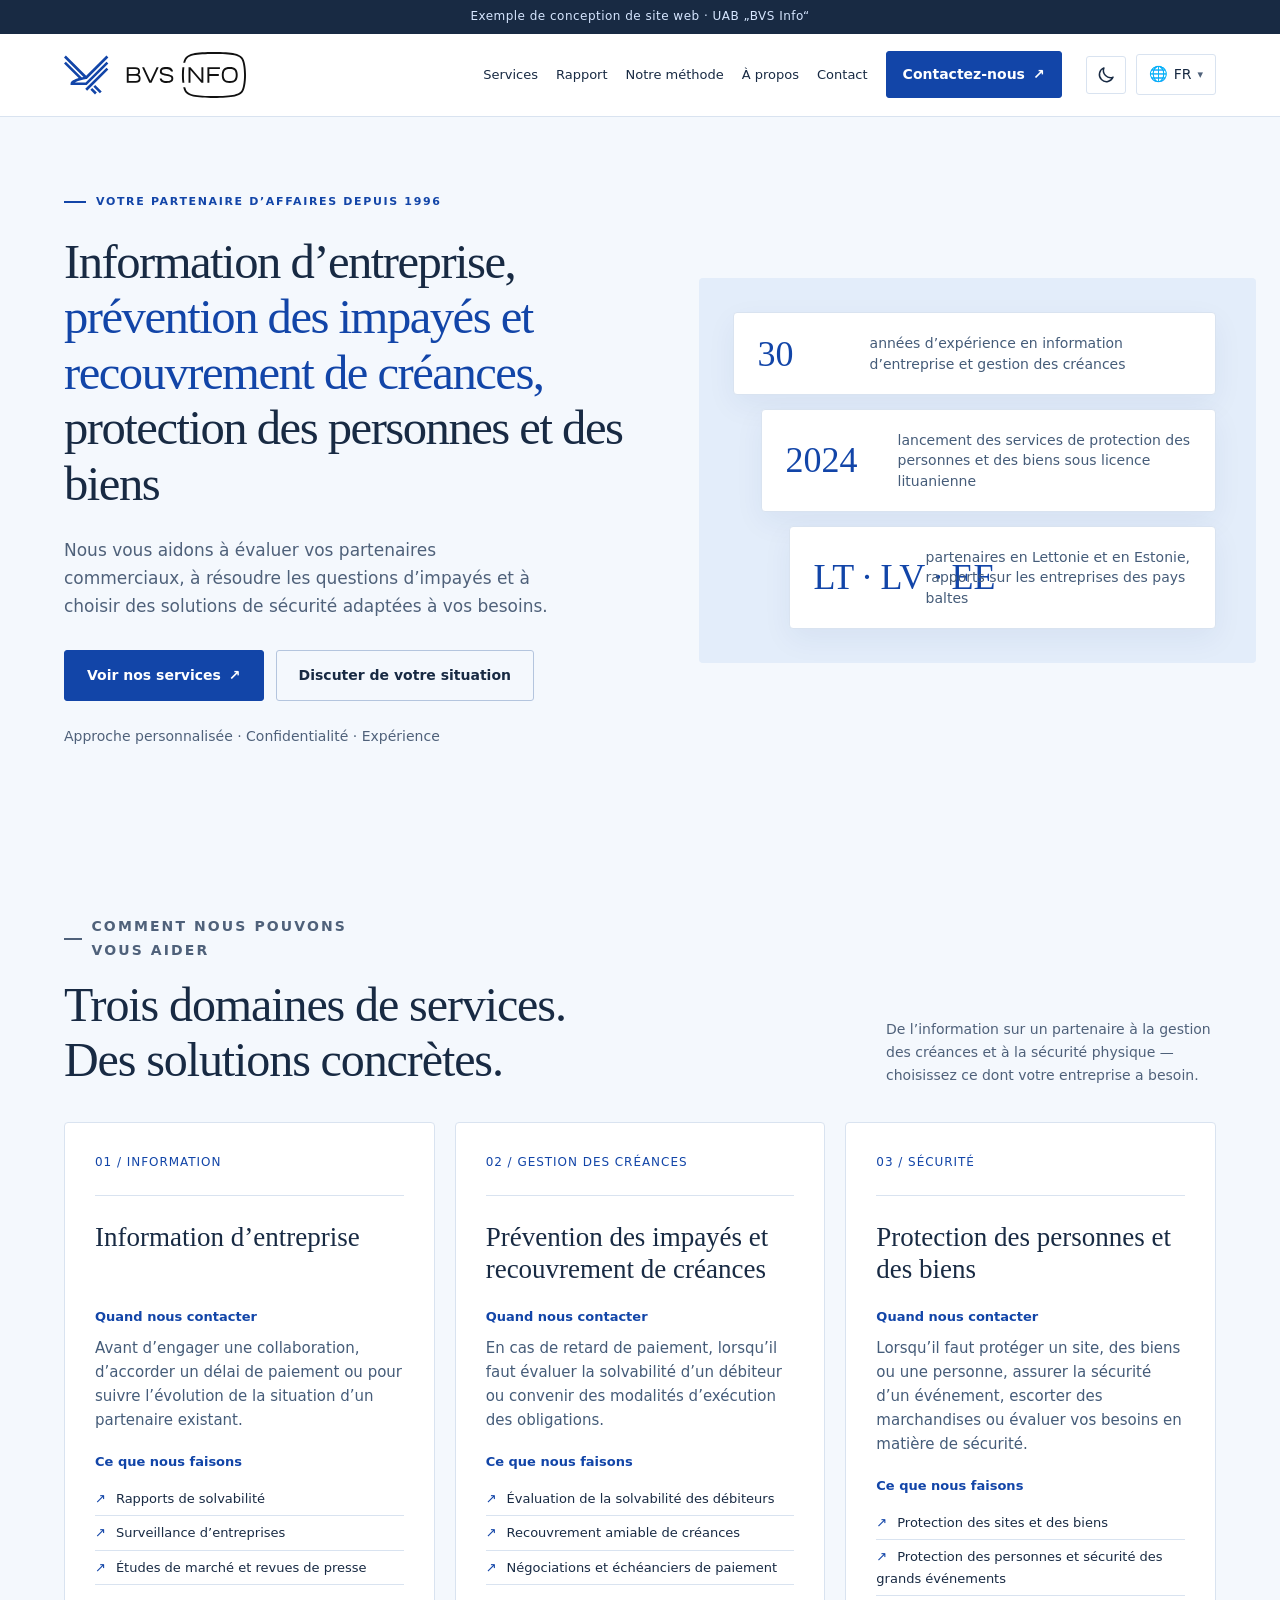
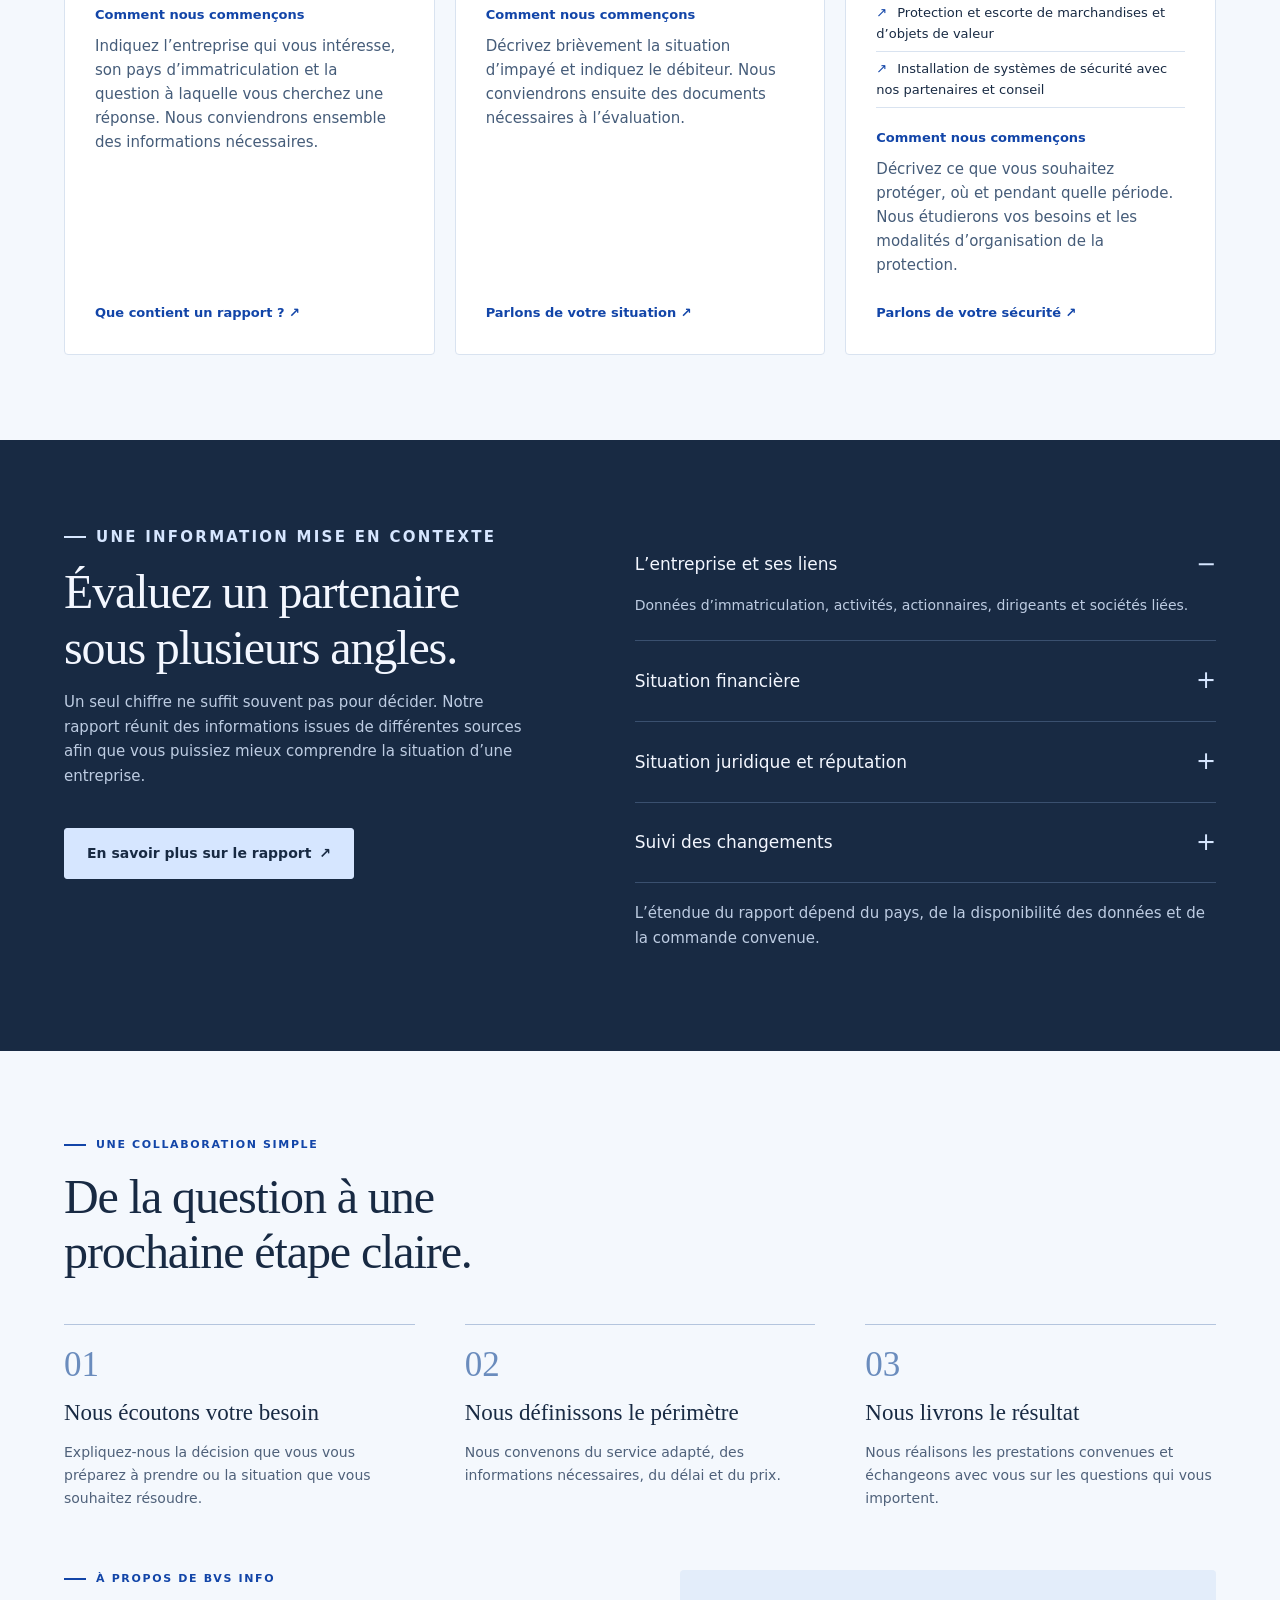
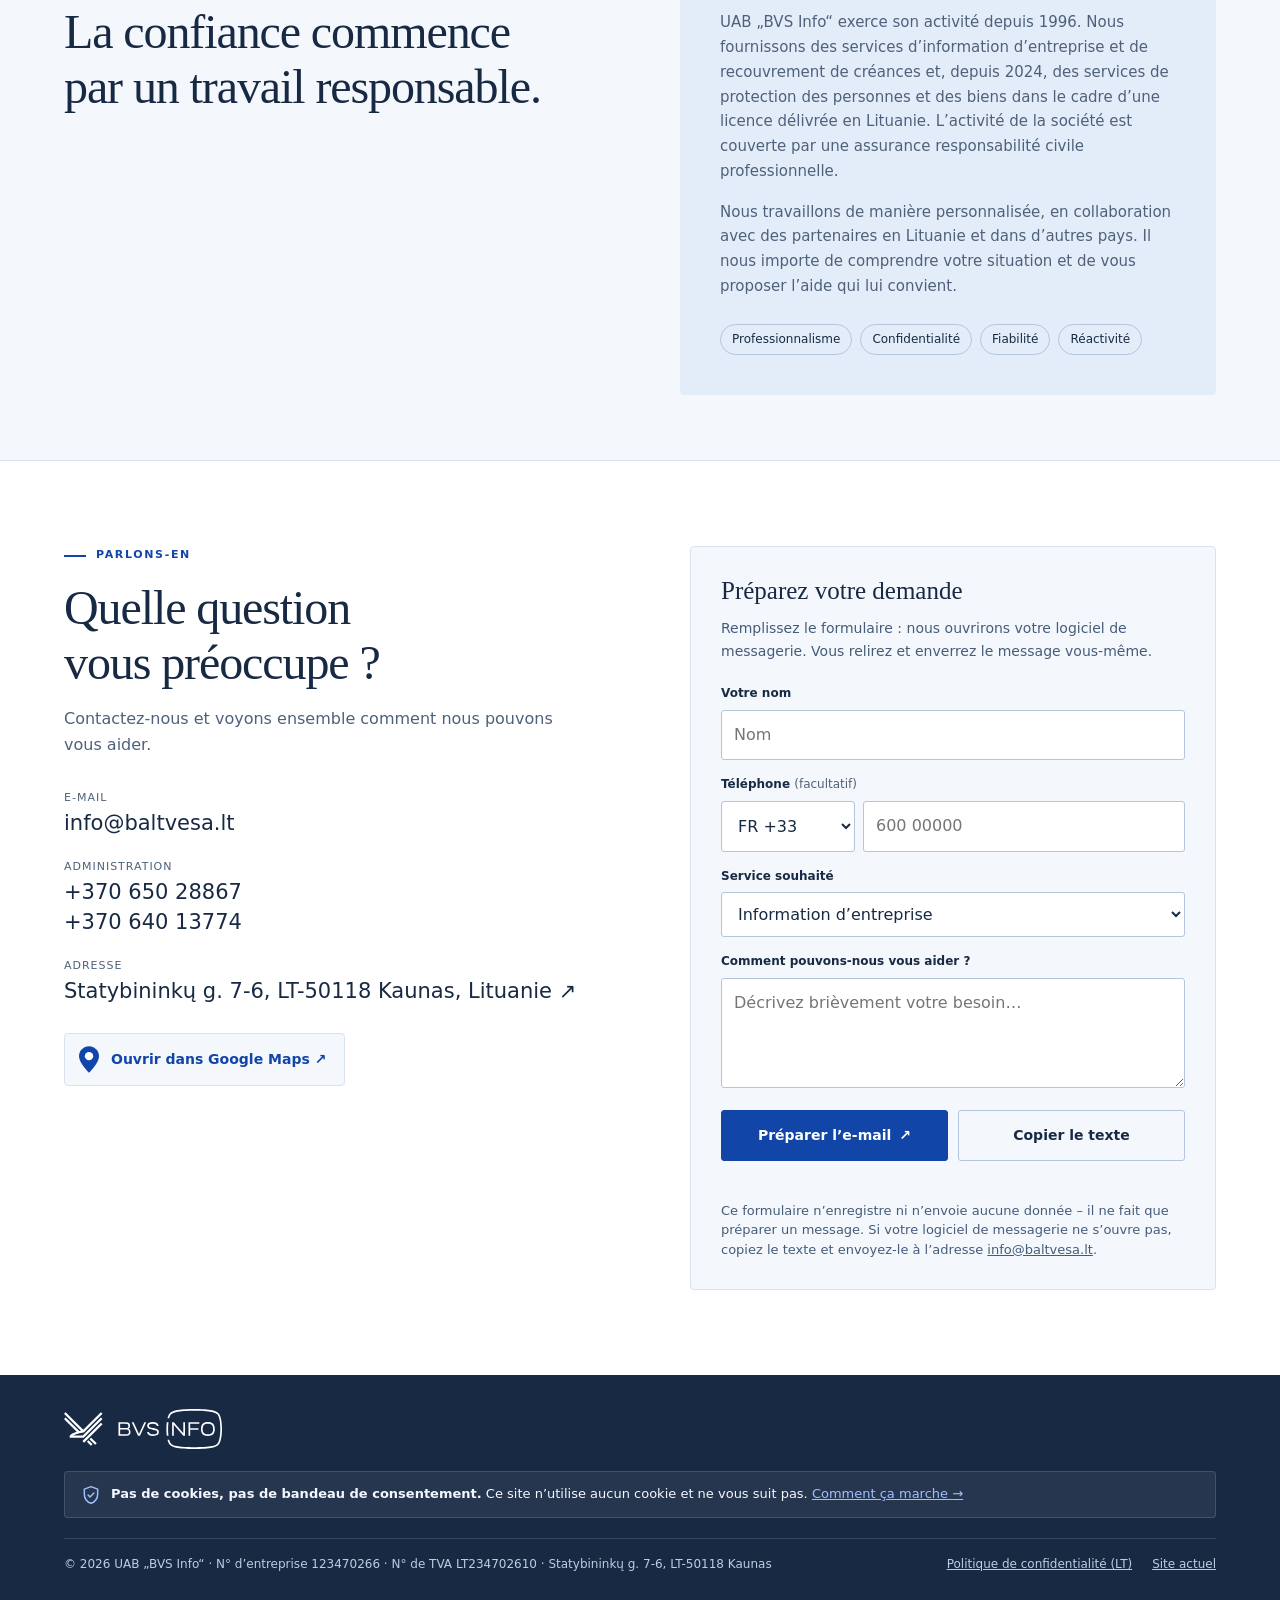
<file: fr/index.html>
<!doctype html>
<html lang="fr">
<head>
  <meta charset="utf-8">
  <meta name="viewport" content="width=device-width, initial-scale=1">
  <title>BVS Info — information d’entreprise, recouvrement de créances, sécurité | Kaunas, Lituanie</title>
  <meta name="description" content="UAB „BVS Info“ depuis 1996 : évaluation des partenaires commerciaux, prévention des impayés et recouvrement amiable de créances, protection des personnes et des biens. Kaunas, Lituanie.">
  <!-- Kol tai dizaino pavyzdys, paieškos sistemoms neindeksuoti. Keliant į baltvesa.lt – ištrinti šią eilutę. -->
  <meta name="robots" content="noindex, nofollow">
  <link rel="canonical" href="https://baltvesa.lt/fr/">
  <link rel="alternate" hreflang="lt" href="https://baltvesa.lt/">
  <link rel="alternate" hreflang="en" href="https://baltvesa.lt/en/">
  <link rel="alternate" hreflang="pl" href="https://baltvesa.lt/pl/">
  <link rel="alternate" hreflang="lv" href="https://baltvesa.lt/lv/">
  <link rel="alternate" hreflang="et" href="https://baltvesa.lt/et/">
  <link rel="alternate" hreflang="ru" href="https://baltvesa.lt/ru/">
  <link rel="alternate" hreflang="uk" href="https://baltvesa.lt/uk/">
  <link rel="alternate" hreflang="de" href="https://baltvesa.lt/de/">
  <link rel="alternate" hreflang="fr" href="https://baltvesa.lt/fr/">
  <link rel="alternate" hreflang="es" href="https://baltvesa.lt/es/">
  <link rel="alternate" hreflang="it" href="https://baltvesa.lt/it/">
  <link rel="alternate" hreflang="x-default" href="https://baltvesa.lt/">
  <meta name="theme-color" content="#1245a8">
  <meta property="og:type" content="website">
  <meta property="og:locale" content="fr_FR">
  <meta property="og:site_name" content="BVS Info">
  <meta property="og:title" content="BVS Info — la clarté pour vos décisions d’entreprise">
  <meta property="og:description" content="Information d’entreprise, prévention des impayés et recouvrement de créances, protection des personnes et des biens. Des solutions sur mesure pour les entreprises depuis 1996.">
  <meta property="og:url" content="https://baltvesa.lt/fr/">
  <meta property="og:image" content="https://baltvesa.lt/img/og-image.png">
  <link rel="icon" type="image/svg+xml" href="../img/favicon.svg">
  <script>
    /* Tema nustatoma prieš įkeliant CSS, kad puslapis nemirgėtų: įsimintas pasirinkimas (localStorage) arba sistemos nustatymas. */
    (function () {
      var saved = null;
      try { saved = window.localStorage.getItem('bvs-theme'); } catch (e) {}
      var system = window.matchMedia && window.matchMedia('(prefers-color-scheme: dark)').matches ? 'dark' : 'light';
      document.documentElement.setAttribute('data-theme', saved === 'dark' || saved === 'light' ? saved : system);
    })();
  </script>
  <link rel="stylesheet" href="../css/style.css">
  <script type="application/ld+json">
  {
    "@context": "https://schema.org",
    "@type": "ProfessionalService",
    "name": "UAB „BVS Info“",
    "legalName": "BVS Info, UAB",
    "url": "https://baltvesa.lt/",
    "email": "info@baltvesa.lt",
    "telephone": ["+370 650 28867", "+370 640 13774"],
    "foundingDate": "1996-01-17",
    "taxID": "123470266",
    "vatID": "LT234702610",
    "address": {
      "@type": "PostalAddress",
      "streetAddress": "Statybininkų g. 7-6",
      "postalCode": "LT-50118",
      "addressLocality": "Kaunas",
      "addressCountry": "LT"
    },
    "geo": {
      "@type": "GeoCoordinates",
      "latitude": 54.920534,
      "longitude": 23.949636
    },
    "areaServed": "LT"
  }
  </script>
</head>
<body>
<a class="skip-link" href="#turinys">Aller au contenu</a>

<!-- Pavyzdžio juosta. Pateikiant klientui galutinę versiją – ištrinti šį <div>. -->
<div class="demo">Exemple de conception de site web · UAB „BVS Info“</div>

<header class="site-header">
  <div class="wrap nav">
    <a class="brand" href="../" aria-label="BVS Info – retour à l’accueil">
      <img class="logo-light" src="../img/logo.svg" alt="BVS Info" width="237" height="60">
      <img class="logo-dark" src="../img/logo-white.svg" alt="BVS Info" width="237" height="60">
    </a>
    <nav id="navigation" aria-label="Menu principal">
      <a href="#paslaugos">Services</a>
      <a href="#informacija">Rapport</a>
      <a href="#procesas">Notre méthode</a>
      <a href="#apie">À propos</a>
      <a href="#kontaktai">Contact</a>
      <a class="btn" href="#inquiry">Contactez-nous <span aria-hidden="true">↗</span></a>
    </nav>
    <div class="nav-tools">
      <button class="theme" type="button" aria-label="Basculer entre thème clair et sombre" title="Basculer entre thème clair et sombre">
        <svg class="ico-moon" viewBox="0 0 24 24" aria-hidden="true" focusable="false"><path d="M20.5 14.5A8.5 8.5 0 0 1 9.5 3.5a8.5 8.5 0 1 0 11 11z" fill="none" stroke="currentColor" stroke-width="1.8" stroke-linejoin="round"/></svg>
        <svg class="ico-sun" viewBox="0 0 24 24" aria-hidden="true" focusable="false"><circle cx="12" cy="12" r="4.2" fill="none" stroke="currentColor" stroke-width="1.8"/><path d="M12 2.5v2.5M12 19v2.5M2.5 12H5M19 12h2.5M5.3 5.3l1.8 1.8M16.9 16.9l1.8 1.8M5.3 18.7l1.8-1.8M16.9 7.1l1.8-1.8" fill="none" stroke="currentColor" stroke-width="1.8" stroke-linecap="round"/></svg>
      </button>
      <details class="lang">
        <summary aria-label="Choisir la langue"><span class="globe" aria-hidden="true">🌐</span> FR <span class="caret" aria-hidden="true">▾</span></summary>
        <ul>
          <li><a href="../" lang="lt" hreflang="lt">Lietuvių</a></li>
          <li><a href="../en/" lang="en" hreflang="en">English</a></li>
          <li><a href="../pl/" lang="pl" hreflang="pl">Polski</a></li>
          <li><a href="../lv/" lang="lv" hreflang="lv">Latviešu</a></li>
          <li><a href="../et/" lang="et" hreflang="et">Eesti</a></li>
          <li><a href="../ru/" lang="ru" hreflang="ru">Русский</a></li>
          <li><a href="../uk/" lang="uk" hreflang="uk">Українська</a></li>
          <li><a href="../de/" lang="de" hreflang="de">Deutsch</a></li>
          <li><a href="../fr/" lang="fr" hreflang="fr" aria-current="page">Français</a></li>
          <li><a href="../es/" lang="es" hreflang="es">Español</a></li>
          <li><a href="../it/" lang="it" hreflang="it">Italiano</a></li>
        </ul>
      </details>
      <button class="menu" type="button" aria-expanded="false" aria-controls="navigation">
        Menu <span aria-hidden="true">☰</span>
      </button>
    </div>
  </div>
</header>

<main id="turinys">
  <div class="wrap">
    <div class="hero">
      <div>
        <p class="eyebrow">Votre partenaire d’affaires depuis 1996</p>
        <h1>Information d’entreprise, <em>prévention des impayés et recouvrement de créances,</em> protection des personnes et des biens</h1>
        <p class="lead">Nous vous aidons à évaluer vos partenaires commerciaux, à résoudre les questions d’impayés et à choisir des solutions de sécurité adaptées à vos besoins.</p>
        <div class="actions">
          <a class="btn" href="#paslaugos">Voir nos services <span aria-hidden="true">↗</span></a>
          <a class="btn light" href="#kontaktai">Discuter de votre situation</a>
        </div>
        <p class="micro">Approche personnalisée · Confidentialité · Expérience</p>
      </div>

      <aside class="facts" aria-label="Chiffres clés">
        <div class="fact"><b>30</b><span>années d’expérience en information d’entreprise et gestion des créances</span></div>
        <div class="fact"><b>2024</b><span>lancement des services de protection des personnes et des biens sous licence lituanienne</span></div>
        <div class="fact"><b>LT · LV · EE</b><span>partenaires en Lettonie et en Estonie, rapports sur les entreprises des pays baltes</span></div>
      </aside>
    </div>
  </div>

  <section id="paslaugos" class="wrap">
    <div class="section-head">
      <div>
        <p class="eyebrow">Comment nous pouvons vous aider</p>
        <h2>Trois domaines de services.<br>Des solutions concrètes.</h2>
      </div>
      <p>De l’information sur un partenaire à la gestion des créances et à la sécurité physique — choisissez ce dont votre entreprise a besoin.</p>
    </div>

    <div class="services">
      <article class="service">
        <span class="num">01 / INFORMATION</span>
        <h3>Information d’entreprise</h3>
        <div class="service-part">
          <h4>Quand nous contacter</h4>
          <p>Avant d’engager une collaboration, d’accorder un délai de paiement ou pour suivre l’évolution de la situation d’un partenaire existant.</p>
        </div>
        <div class="service-part">
          <h4>Ce que nous faisons</h4>
          <ul>
            <li>Rapports de solvabilité</li>
            <li>Surveillance d’entreprises</li>
            <li>Études de marché et revues de presse</li>
          </ul>
        </div>
        <div class="service-part">
          <h4>Comment nous commençons</h4>
          <p>Indiquez l’entreprise qui vous intéresse, son pays d’immatriculation et la question à laquelle vous cherchez une réponse. Nous conviendrons ensemble des informations nécessaires.</p>
        </div>
        <a href="#informacija">Que contient un rapport ? <span aria-hidden="true">↗</span></a>
      </article>

      <article class="service">
        <span class="num">02 / GESTION DES CRÉANCES</span>
        <h3>Prévention des impayés et recouvrement de créances</h3>
        <div class="service-part">
          <h4>Quand nous contacter</h4>
          <p>En cas de retard de paiement, lorsqu’il faut évaluer la solvabilité d’un débiteur ou convenir des modalités d’exécution des obligations.</p>
        </div>
        <div class="service-part">
          <h4>Ce que nous faisons</h4>
          <ul>
            <li>Évaluation de la solvabilité des débiteurs</li>
            <li>Recouvrement amiable de créances</li>
            <li>Négociations et échéanciers de paiement</li>
          </ul>
        </div>
        <div class="service-part">
          <h4>Comment nous commençons</h4>
          <p>Décrivez brièvement la situation d’impayé et indiquez le débiteur. Nous conviendrons ensuite des documents nécessaires à l’évaluation.</p>
        </div>
        <a href="#kontaktai" data-service="Prévention des impayés et recouvrement">Parlons de votre situation <span aria-hidden="true">↗</span></a>
      </article>

      <article class="service">
        <span class="num">03 / SÉCURITÉ</span>
        <h3>Protection des personnes et des biens</h3>
        <div class="service-part">
          <h4>Quand nous contacter</h4>
          <p>Lorsqu’il faut protéger un site, des biens ou une personne, assurer la sécurité d’un événement, escorter des marchandises ou évaluer vos besoins en matière de sécurité.</p>
        </div>
        <div class="service-part">
          <h4>Ce que nous faisons</h4>
          <ul>
            <li>Protection des sites et des biens</li>
            <li>Protection des personnes et sécurité des grands événements</li>
            <li>Protection et escorte de marchandises et d’objets de valeur</li>
            <li>Installation de systèmes de sécurité avec nos partenaires et conseil</li>
          </ul>
        </div>
        <div class="service-part">
          <h4>Comment nous commençons</h4>
          <p>Décrivez ce que vous souhaitez protéger, où et pendant quelle période. Nous étudierons vos besoins et les modalités d’organisation de la protection.</p>
        </div>
        <a href="#kontaktai" data-service="Services de sécurité">Parlons de votre sécurité <span aria-hidden="true">↗</span></a>
      </article>
    </div>
  </section>

  <section class="detail" id="informacija">
    <div class="wrap detail-grid">
      <div>
        <p class="eyebrow">Une information mise en contexte</p>
        <h2>Évaluez un partenaire<br>sous plusieurs angles.</h2>
        <p>Un seul chiffre ne suffit souvent pas pour décider. Notre rapport réunit des informations issues de différentes sources afin que vous puissiez mieux comprendre la situation d’une entreprise.</p>
        <a class="btn" href="#kontaktai" data-service="Information d’entreprise">En savoir plus sur le rapport <span aria-hidden="true">↗</span></a>
      </div>
      <div>
        <details open>
          <summary>L’entreprise et ses liens</summary>
          <p>Données d’immatriculation, activités, actionnaires, dirigeants et sociétés liées.</p>
        </details>
        <details>
          <summary>Situation financière</summary>
          <p>États financiers, ratios et notation de crédit, pour une vue d’ensemble de la solvabilité.</p>
        </details>
        <details>
          <summary>Situation juridique et réputation</summary>
          <p>Données judiciaires, saisies de biens, articles de presse et informations sur les sanctions internationales.</p>
        </details>
        <details>
          <summary>Suivi des changements</summary>
          <p>Suivi, à la fréquence convenue, des modifications des données d’immatriculation, de l’endettement et des autres évolutions pertinentes des entreprises sélectionnées.</p>
        </details>
        <p class="fine-print">L’étendue du rapport dépend du pays, de la disponibilité des données et de la commande convenue.</p>
      </div>
    </div>
  </section>

  <section id="procesas" class="wrap">
    <p class="eyebrow">Une collaboration simple</p>
    <h2>De la question à une<br>prochaine étape claire.</h2>
    <ol class="process">
      <li class="step">
        <b aria-hidden="true">01</b>
        <h3>Nous écoutons votre besoin</h3>
        <p>Expliquez-nous la décision que vous vous préparez à prendre ou la situation que vous souhaitez résoudre.</p>
      </li>
      <li class="step">
        <b aria-hidden="true">02</b>
        <h3>Nous définissons le périmètre</h3>
        <p>Nous convenons du service adapté, des informations nécessaires, du délai et du prix.</p>
      </li>
      <li class="step">
        <b aria-hidden="true">03</b>
        <h3>Nous livrons le résultat</h3>
        <p>Nous réalisons les prestations convenues et échangeons avec vous sur les questions qui vous importent.</p>
      </li>
    </ol>
  </section>

  <section id="apie" class="wrap about">
    <div>
      <p class="eyebrow">À propos de BVS Info</p>
      <h2>La confiance commence<br>par un travail responsable.</h2>
    </div>
    <div class="about-block">
      <p>UAB „BVS Info“ exerce son activité depuis 1996. Nous fournissons des services d’information d’entreprise et de recouvrement de créances et, depuis 2024, des services de protection des personnes et des biens dans le cadre d’une licence délivrée en Lituanie. L’activité de la société est couverte par une assurance responsabilité civile professionnelle.</p>
      <p>Nous travaillons de manière personnalisée, en collaboration avec des partenaires en Lituanie et dans d’autres pays. Il nous importe de comprendre votre situation et de vous proposer l’aide qui lui convient.</p>
      <ul class="values" aria-label="Valeurs">
        <li>Professionnalisme</li>
        <li>Confidentialité</li>
        <li>Fiabilité</li>
        <li>Réactivité</li>
      </ul>
    </div>
  </section>

  <section class="contact" id="kontaktai">
    <div class="wrap contact-grid">
      <div>
        <p class="eyebrow">Parlons-en</p>
        <h2>Quelle question<br>vous préoccupe ?</h2>
        <p class="muted">Contactez-nous et voyons ensemble comment nous pouvons vous aider.</p>
        <dl class="contact-list">
          <div>
            <dt>E-mail</dt>
            <dd><a href="mailto:info@baltvesa.lt">info@baltvesa.lt</a></dd>
          </div>
          <div>
            <dt>Administration</dt>
            <dd>
              <a href="tel:+37065028867">+370 650 28867</a><br>
              <a href="tel:+37064013774">+370 640 13774</a>
            </dd>
          </div>
          <div>
            <dt>Adresse</dt>
            <dd>
              <!-- Koordinatės iš baltvesa.lt kontaktų puslapio: paieška pagal adresą Google atveda į klaidingą vietą -->
              <a href="https://www.google.com/maps/search/?api=1&query=54.920534%2C23.949636" target="_blank" rel="noopener">Statybininkų g. 7-6, LT-50118 Kaunas, Lituanie <span aria-hidden="true">↗</span></a>
            </dd>
          </div>
        </dl>
        <!-- Žemėlapis neįterpiamas (jokio Google kodo svetainėje) – tik nuoroda, atsidaranti naujame lange. -->
        <p class="map-link">
          <a href="https://www.google.com/maps/search/?api=1&query=54.920534%2C23.949636" target="_blank" rel="noopener" aria-label="Carte : Statybininkų g. 7-6, Kaunas">
            <svg viewBox="0 0 24 32" aria-hidden="true" focusable="false"><path d="M12 0C5.4 0 0 5.3 0 11.9 0 20.5 12 32 12 32s12-11.5 12-20.1C24 5.3 18.6 0 12 0z" fill="currentColor"/><circle cx="12" cy="12" r="5" fill="#fff"/></svg>
            <span>Ouvrir dans Google Maps <span aria-hidden="true">↗</span></span>
          </a>
        </p>
      </div>

      <form class="form" id="inquiry" novalidate>
        <h3>Préparez votre demande</h3>
        <p class="form-intro">Remplissez le formulaire : nous ouvrirons votre logiciel de messagerie. Vous relirez et enverrez le message vous-même.</p>

        <label for="f-name">Votre nom</label>
        <input id="f-name" name="name" autocomplete="name" placeholder="Nom" required maxlength="120">

        <label for="f-phone">Téléphone <span class="optional">(facultatif)</span></label>
        <div class="phone-row">
          <select id="f-code" name="code" aria-label="Indicatif du pays">
            <option value="+370">LT +370</option>
            <option value="+371">LV +371</option>
            <option value="+372">EE +372</option>
            <option value="+48">PL +48</option>
            <option value="+380">UA +380</option>
            <option value="+44">UK +44</option>
            <option value="+49">DE +49</option>
            <option value="+33" selected>FR +33</option>
            <option value="+34">ES +34</option>
            <option value="+39">IT +39</option>
          </select>
          <input id="f-phone" name="phone" type="tel" inputmode="tel" autocomplete="tel-national" placeholder="600 00000" maxlength="20">
        </div>

        <label for="service">Service souhaité</label>
        <select id="service" name="service">
          <option>Information d’entreprise</option>
          <option>Prévention des impayés et recouvrement</option>
          <option>Services de sécurité</option>
          <option>Autre question</option>
        </select>

        <label for="f-message">Comment pouvons-nous vous aider ?</label>
        <textarea id="f-message" name="message" placeholder="Décrivez brièvement votre besoin…" required maxlength="5000"></textarea>

        <div class="form-actions">
          <button class="btn" type="submit">Préparer l’e-mail <span aria-hidden="true">↗</span></button>
          <button class="btn light" type="button" id="copy-btn">Copier le texte</button>
        </div>
        <p id="form-status" role="status" aria-live="polite"></p>
        <small>Ce formulaire n’enregistre ni n’envoie aucune donnée – il ne fait que préparer un message. Si votre logiciel de messagerie ne s’ouvre pas, copiez le texte et envoyez-le à l’adresse <a href="mailto:info@baltvesa.lt">info@baltvesa.lt</a>.</small>
      </form>
    </div>
  </section>
</main>

<footer class="site-footer">
  <div class="wrap footer">
    <img class="footer-logo" src="../img/logo-white.svg" alt="BVS Info" width="190" height="48">
    <p class="footer-note">
      <svg viewBox="0 0 24 24" aria-hidden="true" focusable="false"><path d="M12 2 4 5v6c0 5.2 3.4 10 8 11 4.6-1 8-5.8 8-11V5l-8-3z" fill="none" stroke="currentColor" stroke-width="1.8" stroke-linejoin="round"/><path d="m8.5 12 2.3 2.3L15.5 9.6" fill="none" stroke="currentColor" stroke-width="1.8" stroke-linecap="round" stroke-linejoin="round"/></svg>
      <span><strong>Pas de cookies, pas de bandeau de consentement.</strong> Ce site n’utilise aucun cookie et ne vous suit pas. <a href="../privatumo-politika.html">Comment ça marche <span aria-hidden="true">→</span></a></span>
    </p>
    <div class="footer-row">
      <span class="footer-legal">© <span id="year">2026</span> UAB „BVS Info“ · N° d’entreprise 123470266 · N° de TVA LT234702610 · Statybininkų g. 7-6, LT-50118 Kaunas</span>
      <nav aria-label="Liens complémentaires">
        <a href="../privatumo-politika.html">Politique de confidentialité (LT)</a>
        <a href="https://baltvesa.lt/" target="_blank" rel="noopener">Site actuel</a>
      </nav>
    </div>
  </div>
</footer>

<script>
window.BVS_TEXT = {
  need: "Veuillez indiquer votre nom et décrire brièvement votre besoin.",
  opening: "Ouverture de votre logiciel de messagerie. S’il ne s’ouvre pas, cliquez sur « Copier le texte » et envoyez le message à l’adresse {email}.",
  copied: "Texte copié. Collez-le dans un e-mail à l’adresse {email}.",
  copyFail: "La copie automatique a échoué. Sélectionnez le texte dans le formulaire et copiez-le manuellement.",
  to: "À",
  subject: "Objet",
  subjectPrefix: "Demande : ",
  greeting: "Madame, Monsieur,",
  regards: "Cordialement",
  tel: "Tél."
};
</script>
<script src="../js/main.js"></script>
</body>
</html>
</file>
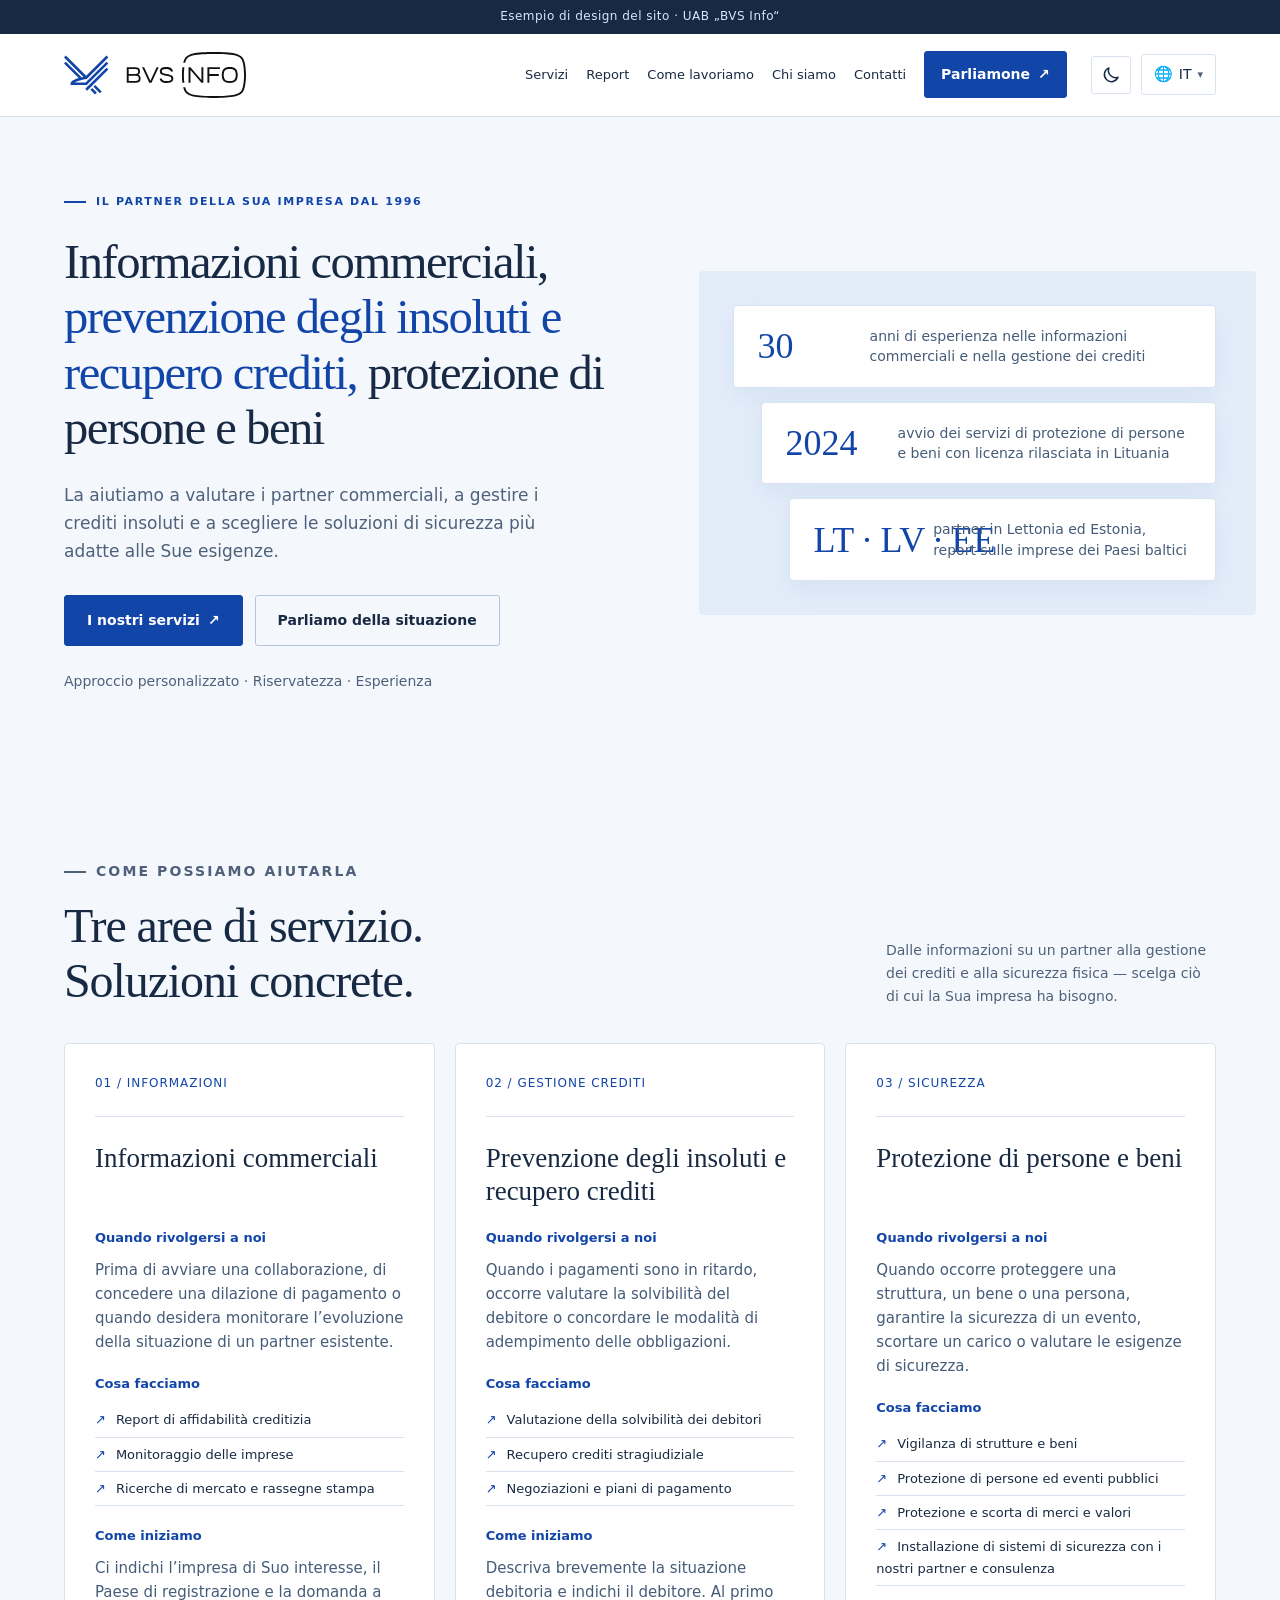
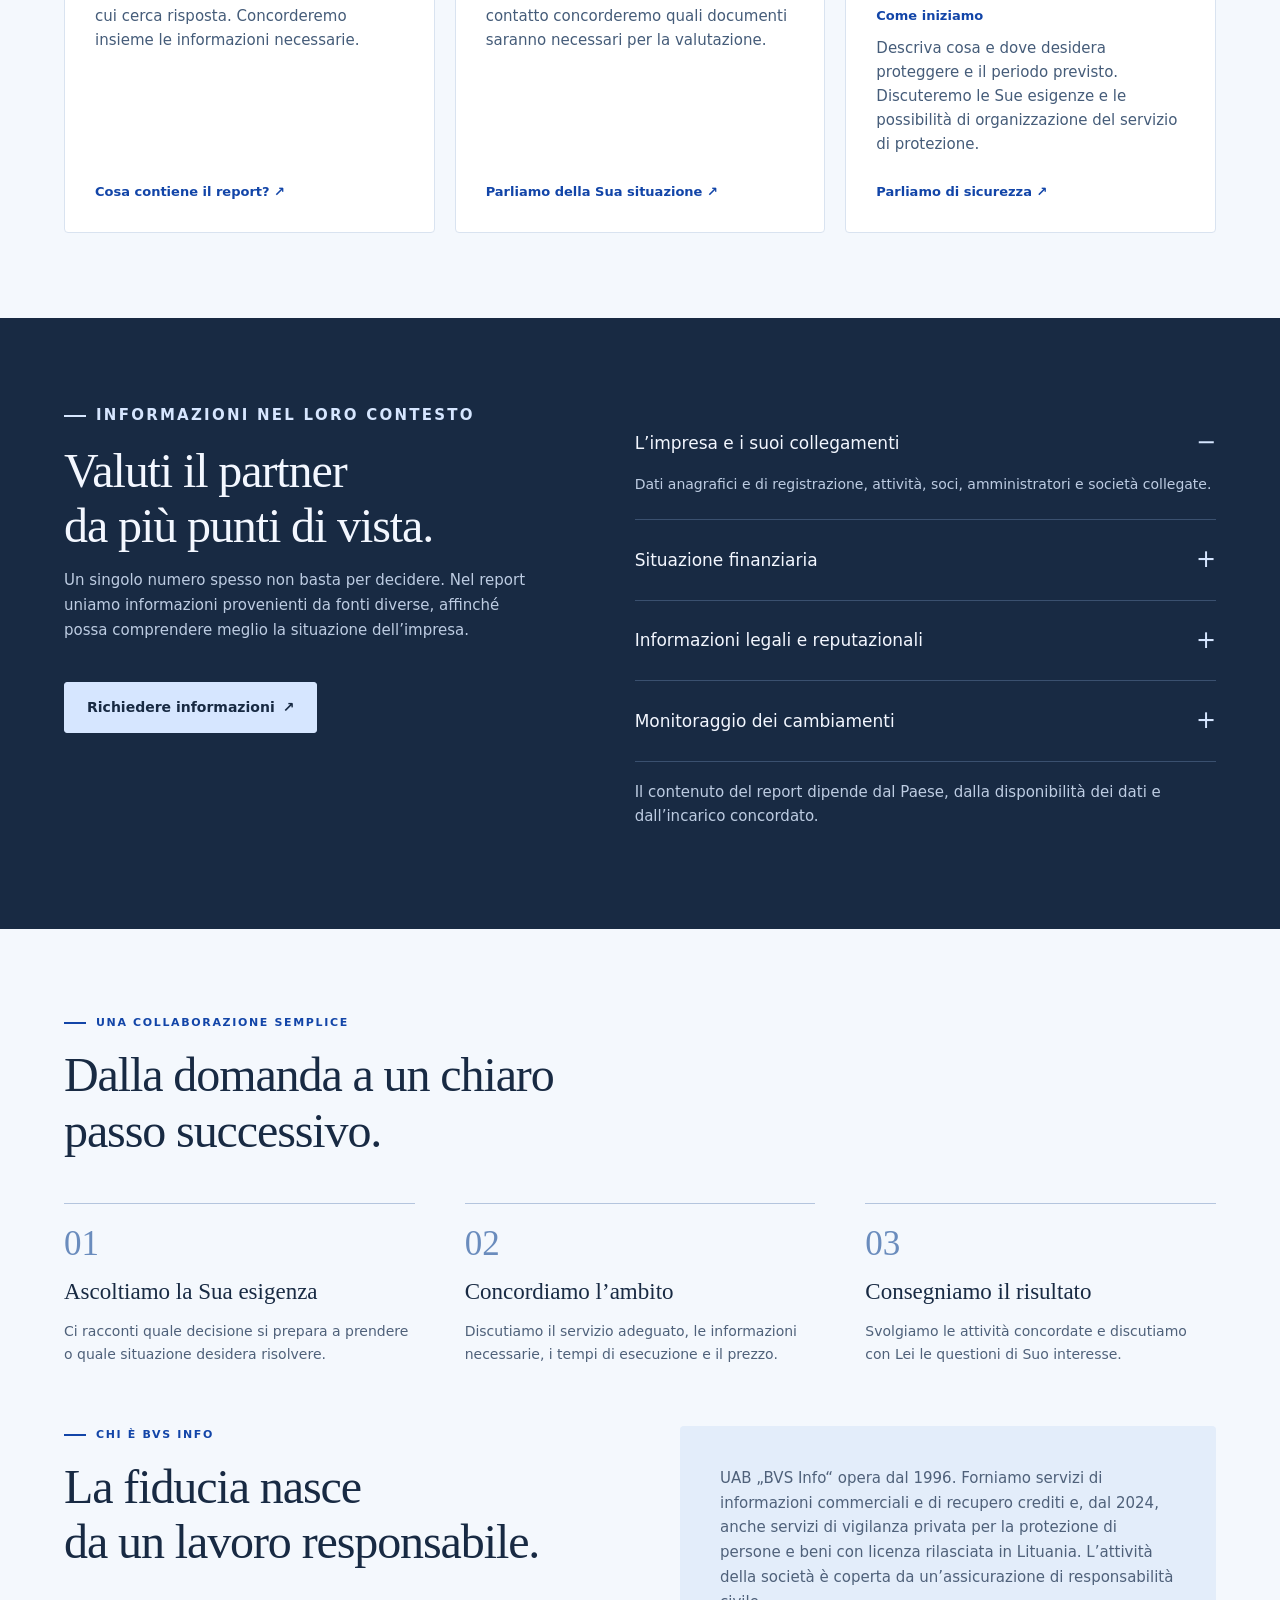
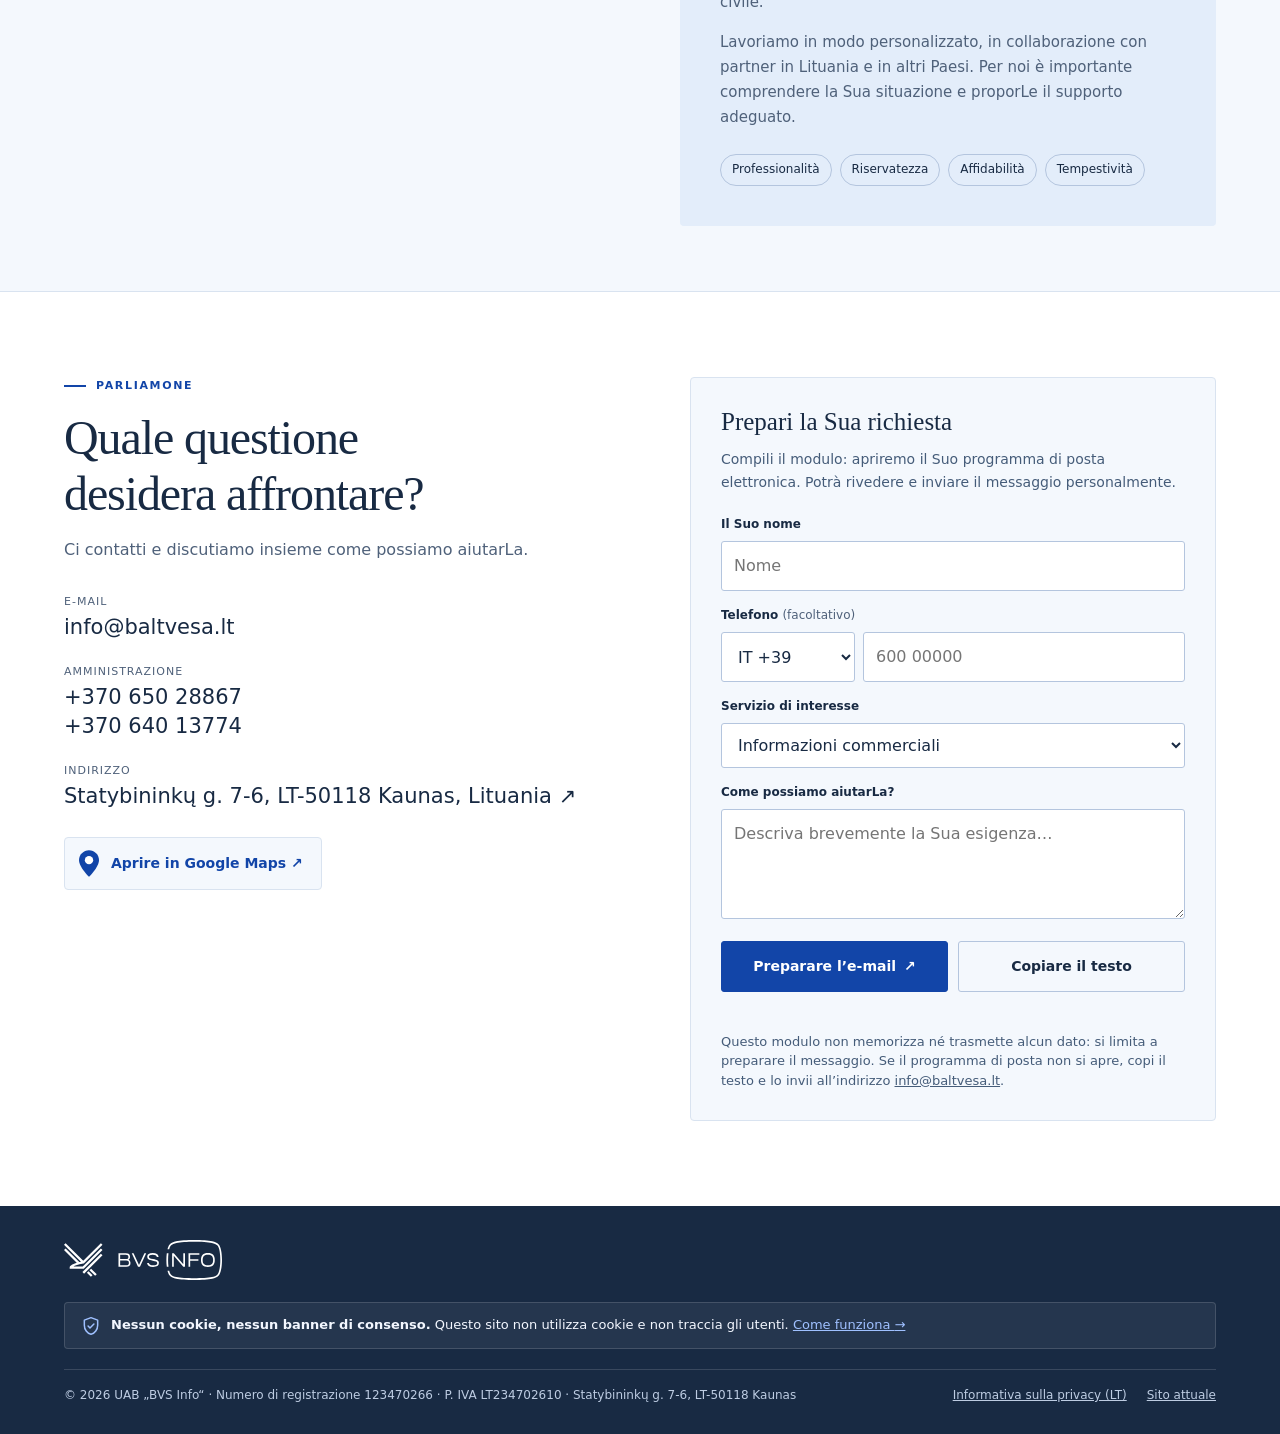
<file: it/index.html>
<!doctype html>
<html lang="it">
<head>
  <meta charset="utf-8">
  <meta name="viewport" content="width=device-width, initial-scale=1">
  <title>BVS Info — informazioni commerciali, recupero crediti, vigilanza | Kaunas, Lituania</title>
  <meta name="description" content="UAB „BVS Info“ dal 1996: valutazione dei partner commerciali, prevenzione degli insoluti e recupero crediti stragiudiziale, protezione di persone e beni. Kaunas, Lituania.">
  <!-- Kol tai dizaino pavyzdys, paieškos sistemoms neindeksuoti. Keliant į baltvesa.lt – ištrinti šią eilutę. -->
  <meta name="robots" content="noindex, nofollow">
  <link rel="canonical" href="https://baltvesa.lt/it/">
  <link rel="alternate" hreflang="lt" href="https://baltvesa.lt/">
  <link rel="alternate" hreflang="en" href="https://baltvesa.lt/en/">
  <link rel="alternate" hreflang="pl" href="https://baltvesa.lt/pl/">
  <link rel="alternate" hreflang="lv" href="https://baltvesa.lt/lv/">
  <link rel="alternate" hreflang="et" href="https://baltvesa.lt/et/">
  <link rel="alternate" hreflang="ru" href="https://baltvesa.lt/ru/">
  <link rel="alternate" hreflang="uk" href="https://baltvesa.lt/uk/">
  <link rel="alternate" hreflang="de" href="https://baltvesa.lt/de/">
  <link rel="alternate" hreflang="fr" href="https://baltvesa.lt/fr/">
  <link rel="alternate" hreflang="es" href="https://baltvesa.lt/es/">
  <link rel="alternate" hreflang="it" href="https://baltvesa.lt/it/">
  <link rel="alternate" hreflang="x-default" href="https://baltvesa.lt/">
  <meta name="theme-color" content="#1245a8">
  <meta property="og:type" content="website">
  <meta property="og:locale" content="it_IT">
  <meta property="og:site_name" content="BVS Info">
  <meta property="og:title" content="BVS Info — chiarezza per le Sue decisioni aziendali">
  <meta property="og:description" content="Informazioni commerciali, prevenzione degli insoluti e recupero crediti, protezione di persone e beni. Soluzioni su misura per le imprese dal 1996.">
  <meta property="og:url" content="https://baltvesa.lt/it/">
  <meta property="og:image" content="https://baltvesa.lt/img/og-image.png">
  <link rel="icon" type="image/svg+xml" href="../img/favicon.svg">
  <script>
    /* Tema nustatoma prieš įkeliant CSS, kad puslapis nemirgėtų: įsimintas pasirinkimas (localStorage) arba sistemos nustatymas. */
    (function () {
      var saved = null;
      try { saved = window.localStorage.getItem('bvs-theme'); } catch (e) {}
      var system = window.matchMedia && window.matchMedia('(prefers-color-scheme: dark)').matches ? 'dark' : 'light';
      document.documentElement.setAttribute('data-theme', saved === 'dark' || saved === 'light' ? saved : system);
    })();
  </script>
  <link rel="stylesheet" href="../css/style.css">
  <script type="application/ld+json">
  {
    "@context": "https://schema.org",
    "@type": "ProfessionalService",
    "name": "UAB „BVS Info“",
    "legalName": "BVS Info, UAB",
    "url": "https://baltvesa.lt/",
    "email": "info@baltvesa.lt",
    "telephone": ["+370 650 28867", "+370 640 13774"],
    "foundingDate": "1996-01-17",
    "taxID": "123470266",
    "vatID": "LT234702610",
    "address": {
      "@type": "PostalAddress",
      "streetAddress": "Statybininkų g. 7-6",
      "postalCode": "LT-50118",
      "addressLocality": "Kaunas",
      "addressCountry": "LT"
    },
    "geo": {
      "@type": "GeoCoordinates",
      "latitude": 54.920534,
      "longitude": 23.949636
    },
    "areaServed": "LT"
  }
  </script>
</head>
<body>
<a class="skip-link" href="#turinys">Vai al contenuto</a>

<!-- Pavyzdžio juosta. Pateikiant klientui galutinę versiją – ištrinti šį <div>. -->
<div class="demo">Esempio di design del sito · UAB „BVS Info“</div>

<header class="site-header">
  <div class="wrap nav">
    <a class="brand" href="../" aria-label="BVS Info – pagina iniziale">
      <img class="logo-light" src="../img/logo.svg" alt="BVS Info" width="237" height="60">
      <img class="logo-dark" src="../img/logo-white.svg" alt="BVS Info" width="237" height="60">
    </a>
    <nav id="navigation" aria-label="Menu principale">
      <a href="#paslaugos">Servizi</a>
      <a href="#informacija">Report</a>
      <a href="#procesas">Come lavoriamo</a>
      <a href="#apie">Chi siamo</a>
      <a href="#kontaktai">Contatti</a>
      <a class="btn" href="#inquiry">Parliamone <span aria-hidden="true">↗</span></a>
    </nav>
    <div class="nav-tools">
      <button class="theme" type="button" aria-label="Passare dal tema chiaro a quello scuro" title="Passare dal tema chiaro a quello scuro">
        <svg class="ico-moon" viewBox="0 0 24 24" aria-hidden="true" focusable="false"><path d="M20.5 14.5A8.5 8.5 0 0 1 9.5 3.5a8.5 8.5 0 1 0 11 11z" fill="none" stroke="currentColor" stroke-width="1.8" stroke-linejoin="round"/></svg>
        <svg class="ico-sun" viewBox="0 0 24 24" aria-hidden="true" focusable="false"><circle cx="12" cy="12" r="4.2" fill="none" stroke="currentColor" stroke-width="1.8"/><path d="M12 2.5v2.5M12 19v2.5M2.5 12H5M19 12h2.5M5.3 5.3l1.8 1.8M16.9 16.9l1.8 1.8M5.3 18.7l1.8-1.8M16.9 7.1l1.8-1.8" fill="none" stroke="currentColor" stroke-width="1.8" stroke-linecap="round"/></svg>
      </button>
      <details class="lang">
        <summary aria-label="Selezione della lingua"><span class="globe" aria-hidden="true">🌐</span> IT <span class="caret" aria-hidden="true">▾</span></summary>
        <ul>
          <li><a href="../" lang="lt" hreflang="lt">Lietuvių</a></li>
          <li><a href="../en/" lang="en" hreflang="en">English</a></li>
          <li><a href="../pl/" lang="pl" hreflang="pl">Polski</a></li>
          <li><a href="../lv/" lang="lv" hreflang="lv">Latviešu</a></li>
          <li><a href="../et/" lang="et" hreflang="et">Eesti</a></li>
          <li><a href="../ru/" lang="ru" hreflang="ru">Русский</a></li>
          <li><a href="../uk/" lang="uk" hreflang="uk">Українська</a></li>
          <li><a href="../de/" lang="de" hreflang="de">Deutsch</a></li>
          <li><a href="../fr/" lang="fr" hreflang="fr">Français</a></li>
          <li><a href="../es/" lang="es" hreflang="es">Español</a></li>
          <li><a href="../it/" lang="it" hreflang="it" aria-current="page">Italiano</a></li>
        </ul>
      </details>
      <button class="menu" type="button" aria-expanded="false" aria-controls="navigation">
        Menu <span aria-hidden="true">☰</span>
      </button>
    </div>
  </div>
</header>

<main id="turinys">
  <div class="wrap">
    <div class="hero">
      <div>
        <p class="eyebrow">Il partner della Sua impresa dal 1996</p>
        <h1>Informazioni commerciali, <em>prevenzione degli insoluti e recupero crediti,</em> protezione di persone e beni</h1>
        <p class="lead">La aiutiamo a valutare i partner commerciali, a gestire i crediti insoluti e a scegliere le soluzioni di sicurezza più adatte alle Sue esigenze.</p>
        <div class="actions">
          <a class="btn" href="#paslaugos">I nostri servizi <span aria-hidden="true">↗</span></a>
          <a class="btn light" href="#kontaktai">Parliamo della situazione</a>
        </div>
        <p class="micro">Approccio personalizzato · Riservatezza · Esperienza</p>
      </div>

      <aside class="facts" aria-label="Dati principali">
        <div class="fact"><b>30</b><span>anni di esperienza nelle informazioni commerciali e nella gestione dei crediti</span></div>
        <div class="fact"><b>2024</b><span>avvio dei servizi di protezione di persone e beni con licenza rilasciata in Lituania</span></div>
        <div class="fact"><b>LT · LV · EE</b><span>partner in Lettonia ed Estonia, report sulle imprese dei Paesi baltici</span></div>
      </aside>
    </div>
  </div>

  <section id="paslaugos" class="wrap">
    <div class="section-head">
      <div>
        <p class="eyebrow">Come possiamo aiutarLa</p>
        <h2>Tre aree di servizio.<br>Soluzioni concrete.</h2>
      </div>
      <p>Dalle informazioni su un partner alla gestione dei crediti e alla sicurezza fisica — scelga ciò di cui la Sua impresa ha bisogno.</p>
    </div>

    <div class="services">
      <article class="service">
        <span class="num">01 / INFORMAZIONI</span>
        <h3>Informazioni commerciali</h3>
        <div class="service-part">
          <h4>Quando rivolgersi a noi</h4>
          <p>Prima di avviare una collaborazione, di concedere una dilazione di pagamento o quando desidera monitorare l’evoluzione della situazione di un partner esistente.</p>
        </div>
        <div class="service-part">
          <h4>Cosa facciamo</h4>
          <ul>
            <li>Report di affidabilità creditizia</li>
            <li>Monitoraggio delle imprese</li>
            <li>Ricerche di mercato e rassegne stampa</li>
          </ul>
        </div>
        <div class="service-part">
          <h4>Come iniziamo</h4>
          <p>Ci indichi l’impresa di Suo interesse, il Paese di registrazione e la domanda a cui cerca risposta. Concorderemo insieme le informazioni necessarie.</p>
        </div>
        <a href="#informacija">Cosa contiene il report? <span aria-hidden="true">↗</span></a>
      </article>

      <article class="service">
        <span class="num">02 / GESTIONE CREDITI</span>
        <h3>Prevenzione degli insoluti e recupero crediti</h3>
        <div class="service-part">
          <h4>Quando rivolgersi a noi</h4>
          <p>Quando i pagamenti sono in ritardo, occorre valutare la solvibilità del debitore o concordare le modalità di adempimento delle obbligazioni.</p>
        </div>
        <div class="service-part">
          <h4>Cosa facciamo</h4>
          <ul>
            <li>Valutazione della solvibilità dei debitori</li>
            <li>Recupero crediti stragiudiziale</li>
            <li>Negoziazioni e piani di pagamento</li>
          </ul>
        </div>
        <div class="service-part">
          <h4>Come iniziamo</h4>
          <p>Descriva brevemente la situazione debitoria e indichi il debitore. Al primo contatto concorderemo quali documenti saranno necessari per la valutazione.</p>
        </div>
        <a href="#kontaktai" data-service="Prevenzione degli insoluti e recupero crediti">Parliamo della Sua situazione <span aria-hidden="true">↗</span></a>
      </article>

      <article class="service">
        <span class="num">03 / SICUREZZA</span>
        <h3>Protezione di persone e beni</h3>
        <div class="service-part">
          <h4>Quando rivolgersi a noi</h4>
          <p>Quando occorre proteggere una struttura, un bene o una persona, garantire la sicurezza di un evento, scortare un carico o valutare le esigenze di sicurezza.</p>
        </div>
        <div class="service-part">
          <h4>Cosa facciamo</h4>
          <ul>
            <li>Vigilanza di strutture e beni</li>
            <li>Protezione di persone ed eventi pubblici</li>
            <li>Protezione e scorta di merci e valori</li>
            <li>Installazione di sistemi di sicurezza con i nostri partner e consulenza</li>
          </ul>
        </div>
        <div class="service-part">
          <h4>Come iniziamo</h4>
          <p>Descriva cosa e dove desidera proteggere e il periodo previsto. Discuteremo le Sue esigenze e le possibilità di organizzazione del servizio di protezione.</p>
        </div>
        <a href="#kontaktai" data-service="Servizi di sicurezza">Parliamo di sicurezza <span aria-hidden="true">↗</span></a>
      </article>
    </div>
  </section>

  <section class="detail" id="informacija">
    <div class="wrap detail-grid">
      <div>
        <p class="eyebrow">Informazioni nel loro contesto</p>
        <h2>Valuti il partner<br>da più punti di vista.</h2>
        <p>Un singolo numero spesso non basta per decidere. Nel report uniamo informazioni provenienti da fonti diverse, affinché possa comprendere meglio la situazione dell’impresa.</p>
        <a class="btn" href="#kontaktai" data-service="Informazioni commerciali">Richiedere informazioni <span aria-hidden="true">↗</span></a>
      </div>
      <div>
        <details open>
          <summary>L’impresa e i suoi collegamenti</summary>
          <p>Dati anagrafici e di registrazione, attività, soci, amministratori e società collegate.</p>
        </details>
        <details>
          <summary>Situazione finanziaria</summary>
          <p>Bilanci, indici di bilancio e rating creditizio, che aiutano a formarsi un quadro generale della solvibilità.</p>
        </details>
        <details>
          <summary>Informazioni legali e reputazionali</summary>
          <p>Dati giudiziari, pignoramenti e sequestri di beni, notizie di stampa e informazioni sulle sanzioni internazionali.</p>
        </details>
        <details>
          <summary>Monitoraggio dei cambiamenti</summary>
          <p>Con la periodicità concordata monitoriamo le variazioni dei dati di registrazione, dei debiti e di altri elementi rilevanti delle imprese selezionate.</p>
        </details>
        <p class="fine-print">Il contenuto del report dipende dal Paese, dalla disponibilità dei dati e dall’incarico concordato.</p>
      </div>
    </div>
  </section>

  <section id="procesas" class="wrap">
    <p class="eyebrow">Una collaborazione semplice</p>
    <h2>Dalla domanda a un chiaro<br>passo successivo.</h2>
    <ol class="process">
      <li class="step">
        <b aria-hidden="true">01</b>
        <h3>Ascoltiamo la Sua esigenza</h3>
        <p>Ci racconti quale decisione si prepara a prendere o quale situazione desidera risolvere.</p>
      </li>
      <li class="step">
        <b aria-hidden="true">02</b>
        <h3>Concordiamo l’ambito</h3>
        <p>Discutiamo il servizio adeguato, le informazioni necessarie, i tempi di esecuzione e il prezzo.</p>
      </li>
      <li class="step">
        <b aria-hidden="true">03</b>
        <h3>Consegniamo il risultato</h3>
        <p>Svolgiamo le attività concordate e discutiamo con Lei le questioni di Suo interesse.</p>
      </li>
    </ol>
  </section>

  <section id="apie" class="wrap about">
    <div>
      <p class="eyebrow">Chi è BVS Info</p>
      <h2>La fiducia nasce<br>da un lavoro responsabile.</h2>
    </div>
    <div class="about-block">
      <p>UAB „BVS Info“ opera dal 1996. Forniamo servizi di informazioni commerciali e di recupero crediti e, dal 2024, anche servizi di vigilanza privata per la protezione di persone e beni con licenza rilasciata in Lituania. L’attività della società è coperta da un’assicurazione di responsabilità civile.</p>
      <p>Lavoriamo in modo personalizzato, in collaborazione con partner in Lituania e in altri Paesi. Per noi è importante comprendere la Sua situazione e proporLe il supporto adeguato.</p>
      <ul class="values" aria-label="Valori">
        <li>Professionalità</li>
        <li>Riservatezza</li>
        <li>Affidabilità</li>
        <li>Tempestività</li>
      </ul>
    </div>
  </section>

  <section class="contact" id="kontaktai">
    <div class="wrap contact-grid">
      <div>
        <p class="eyebrow">Parliamone</p>
        <h2>Quale questione<br>desidera affrontare?</h2>
        <p class="muted">Ci contatti e discutiamo insieme come possiamo aiutarLa.</p>
        <dl class="contact-list">
          <div>
            <dt>E-mail</dt>
            <dd><a href="mailto:info@baltvesa.lt">info@baltvesa.lt</a></dd>
          </div>
          <div>
            <dt>Amministrazione</dt>
            <dd>
              <a href="tel:+37065028867">+370 650 28867</a><br>
              <a href="tel:+37064013774">+370 640 13774</a>
            </dd>
          </div>
          <div>
            <dt>Indirizzo</dt>
            <dd>
              <!-- Koordinatės iš baltvesa.lt kontaktų puslapio: paieška pagal adresą Google atveda į klaidingą vietą -->
              <a href="https://www.google.com/maps/search/?api=1&query=54.920534%2C23.949636" target="_blank" rel="noopener">Statybininkų g. 7-6, LT-50118 Kaunas, Lituania <span aria-hidden="true">↗</span></a>
            </dd>
          </div>
        </dl>
        <!-- Žemėlapis neįterpiamas (jokio Google kodo svetainėje) – tik nuoroda, atsidaranti naujame lange. -->
        <p class="map-link">
          <a href="https://www.google.com/maps/search/?api=1&query=54.920534%2C23.949636" target="_blank" rel="noopener" aria-label="Mappa: Statybininkų g. 7-6, Kaunas">
            <svg viewBox="0 0 24 32" aria-hidden="true" focusable="false"><path d="M12 0C5.4 0 0 5.3 0 11.9 0 20.5 12 32 12 32s12-11.5 12-20.1C24 5.3 18.6 0 12 0z" fill="currentColor"/><circle cx="12" cy="12" r="5" fill="#fff"/></svg>
            <span>Aprire in Google Maps <span aria-hidden="true">↗</span></span>
          </a>
        </p>
      </div>

      <form class="form" id="inquiry" novalidate>
        <h3>Prepari la Sua richiesta</h3>
        <p class="form-intro">Compili il modulo: apriremo il Suo programma di posta elettronica. Potrà rivedere e inviare il messaggio personalmente.</p>

        <label for="f-name">Il Suo nome</label>
        <input id="f-name" name="name" autocomplete="name" placeholder="Nome" required maxlength="120">

        <label for="f-phone">Telefono <span class="optional">(facoltativo)</span></label>
        <div class="phone-row">
          <select id="f-code" name="code" aria-label="Prefisso internazionale">
            <option value="+370">LT +370</option>
            <option value="+371">LV +371</option>
            <option value="+372">EE +372</option>
            <option value="+48">PL +48</option>
            <option value="+380">UA +380</option>
            <option value="+44">UK +44</option>
            <option value="+49">DE +49</option>
            <option value="+33">FR +33</option>
            <option value="+34">ES +34</option>
            <option value="+39" selected>IT +39</option>
          </select>
          <input id="f-phone" name="phone" type="tel" inputmode="tel" autocomplete="tel-national" placeholder="600 00000" maxlength="20">
        </div>

        <label for="service">Servizio di interesse</label>
        <select id="service" name="service">
          <option>Informazioni commerciali</option>
          <option>Prevenzione degli insoluti e recupero crediti</option>
          <option>Servizi di sicurezza</option>
          <option>Altra richiesta</option>
        </select>

        <label for="f-message">Come possiamo aiutarLa?</label>
        <textarea id="f-message" name="message" placeholder="Descriva brevemente la Sua esigenza…" required maxlength="5000"></textarea>

        <div class="form-actions">
          <button class="btn" type="submit">Preparare l’e-mail <span aria-hidden="true">↗</span></button>
          <button class="btn light" type="button" id="copy-btn">Copiare il testo</button>
        </div>
        <p id="form-status" role="status" aria-live="polite"></p>
        <small>Questo modulo non memorizza né trasmette alcun dato: si limita a preparare il messaggio. Se il programma di posta non si apre, copi il testo e lo invii all’indirizzo <a href="mailto:info@baltvesa.lt">info@baltvesa.lt</a>.</small>
      </form>
    </div>
  </section>
</main>

<footer class="site-footer">
  <div class="wrap footer">
    <img class="footer-logo" src="../img/logo-white.svg" alt="BVS Info" width="190" height="48">
    <p class="footer-note">
      <svg viewBox="0 0 24 24" aria-hidden="true" focusable="false"><path d="M12 2 4 5v6c0 5.2 3.4 10 8 11 4.6-1 8-5.8 8-11V5l-8-3z" fill="none" stroke="currentColor" stroke-width="1.8" stroke-linejoin="round"/><path d="m8.5 12 2.3 2.3L15.5 9.6" fill="none" stroke="currentColor" stroke-width="1.8" stroke-linecap="round" stroke-linejoin="round"/></svg>
      <span><strong>Nessun cookie, nessun banner di consenso.</strong> Questo sito non utilizza cookie e non traccia gli utenti. <a href="../privatumo-politika.html">Come funziona <span aria-hidden="true">→</span></a></span>
    </p>
    <div class="footer-row">
      <span class="footer-legal">© <span id="year">2026</span> UAB „BVS Info“ · Numero di registrazione 123470266 · P. IVA LT234702610 · Statybininkų g. 7-6, LT-50118 Kaunas</span>
      <nav aria-label="Collegamenti aggiuntivi">
        <a href="../privatumo-politika.html">Informativa sulla privacy (LT)</a>
        <a href="https://baltvesa.lt/" target="_blank" rel="noopener">Sito attuale</a>
      </nav>
    </div>
  </div>
</footer>

<script>
window.BVS_TEXT = {
  need: "Inserisca il Suo nome e descriva brevemente la Sua esigenza.",
  opening: "Stiamo aprendo il Suo programma di posta elettronica. Se non si è aperto, prema «Copiare il testo» e invii il messaggio all’indirizzo {email}.",
  copied: "Testo copiato. Lo incolli in un messaggio all’indirizzo {email}.",
  copyFail: "Copia automatica non riuscita. Selezioni il testo nel modulo e lo copi manualmente.",
  to: "A",
  subject: "Oggetto",
  subjectPrefix: "Richiesta: ",
  greeting: "Buongiorno,",
  regards: "Cordiali saluti",
  tel: "Tel."
};
</script>
<script src="../js/main.js"></script>
</body>
</html>
</file>
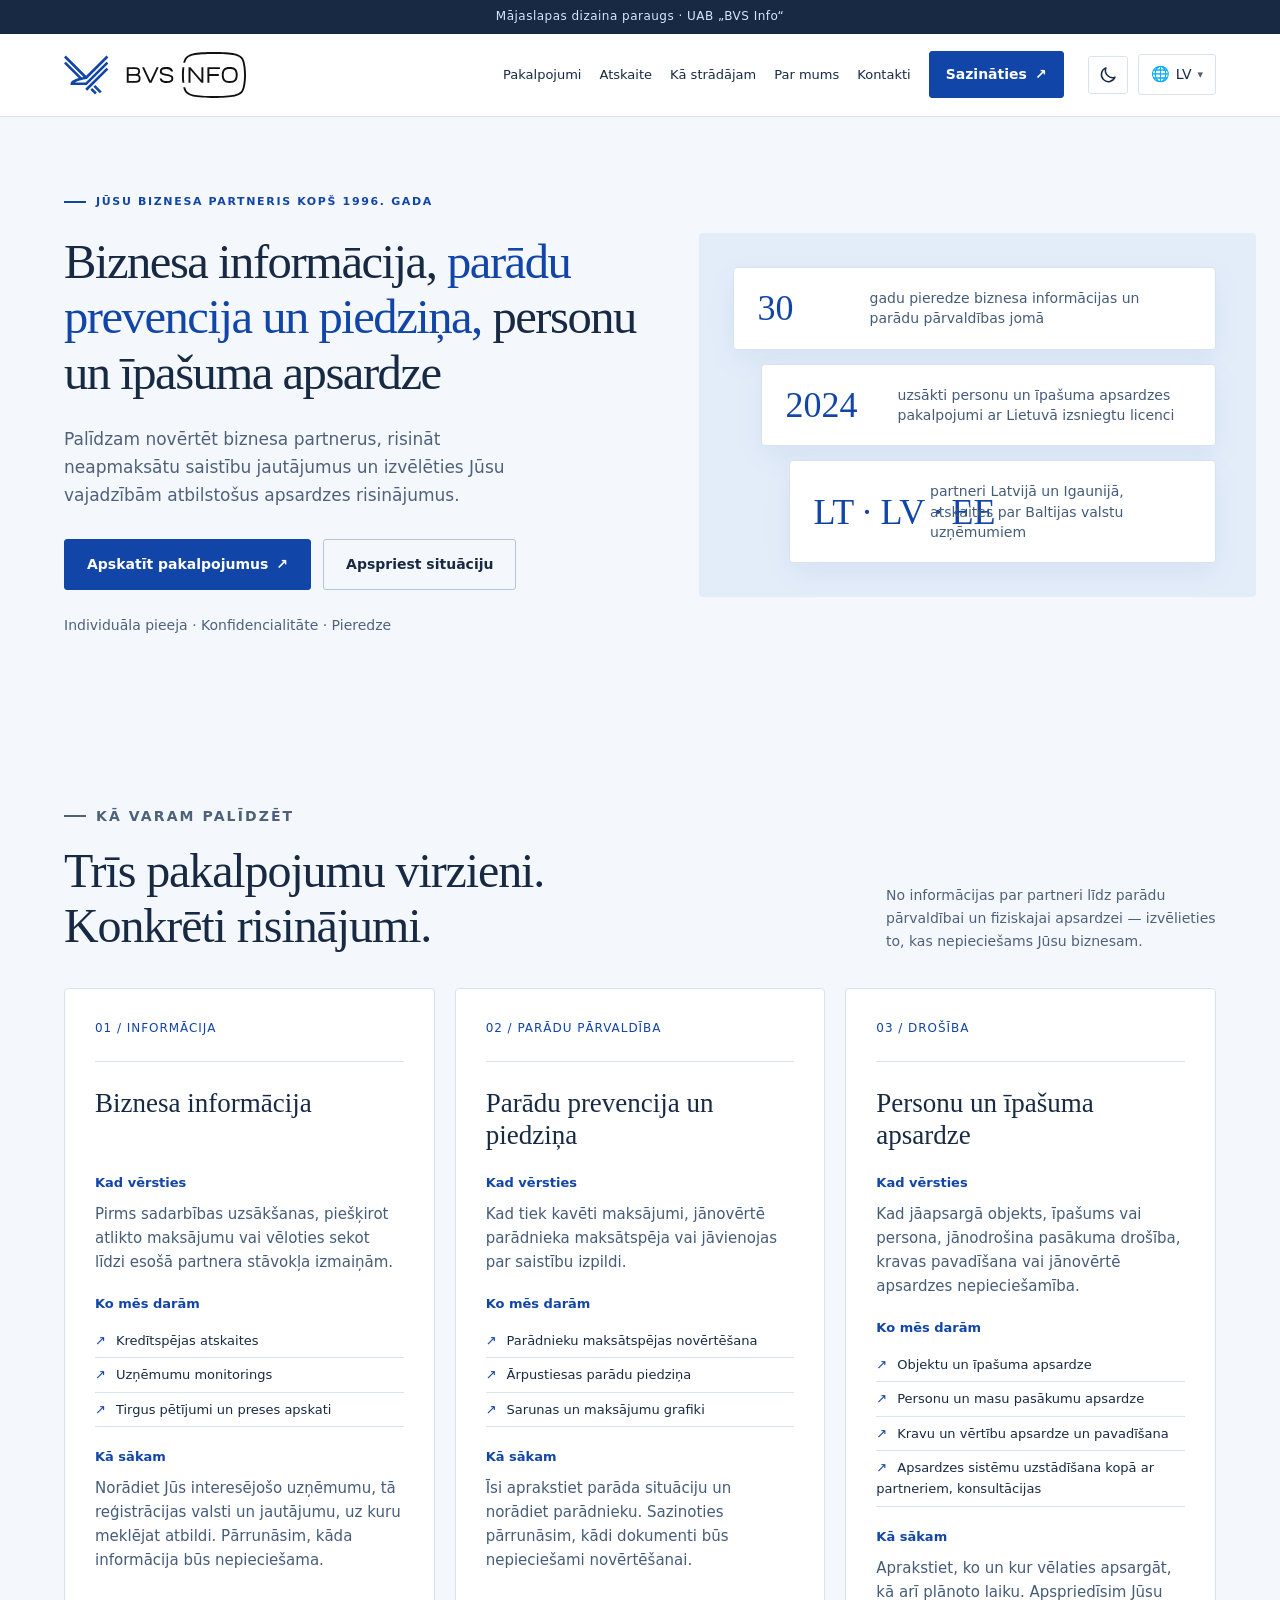
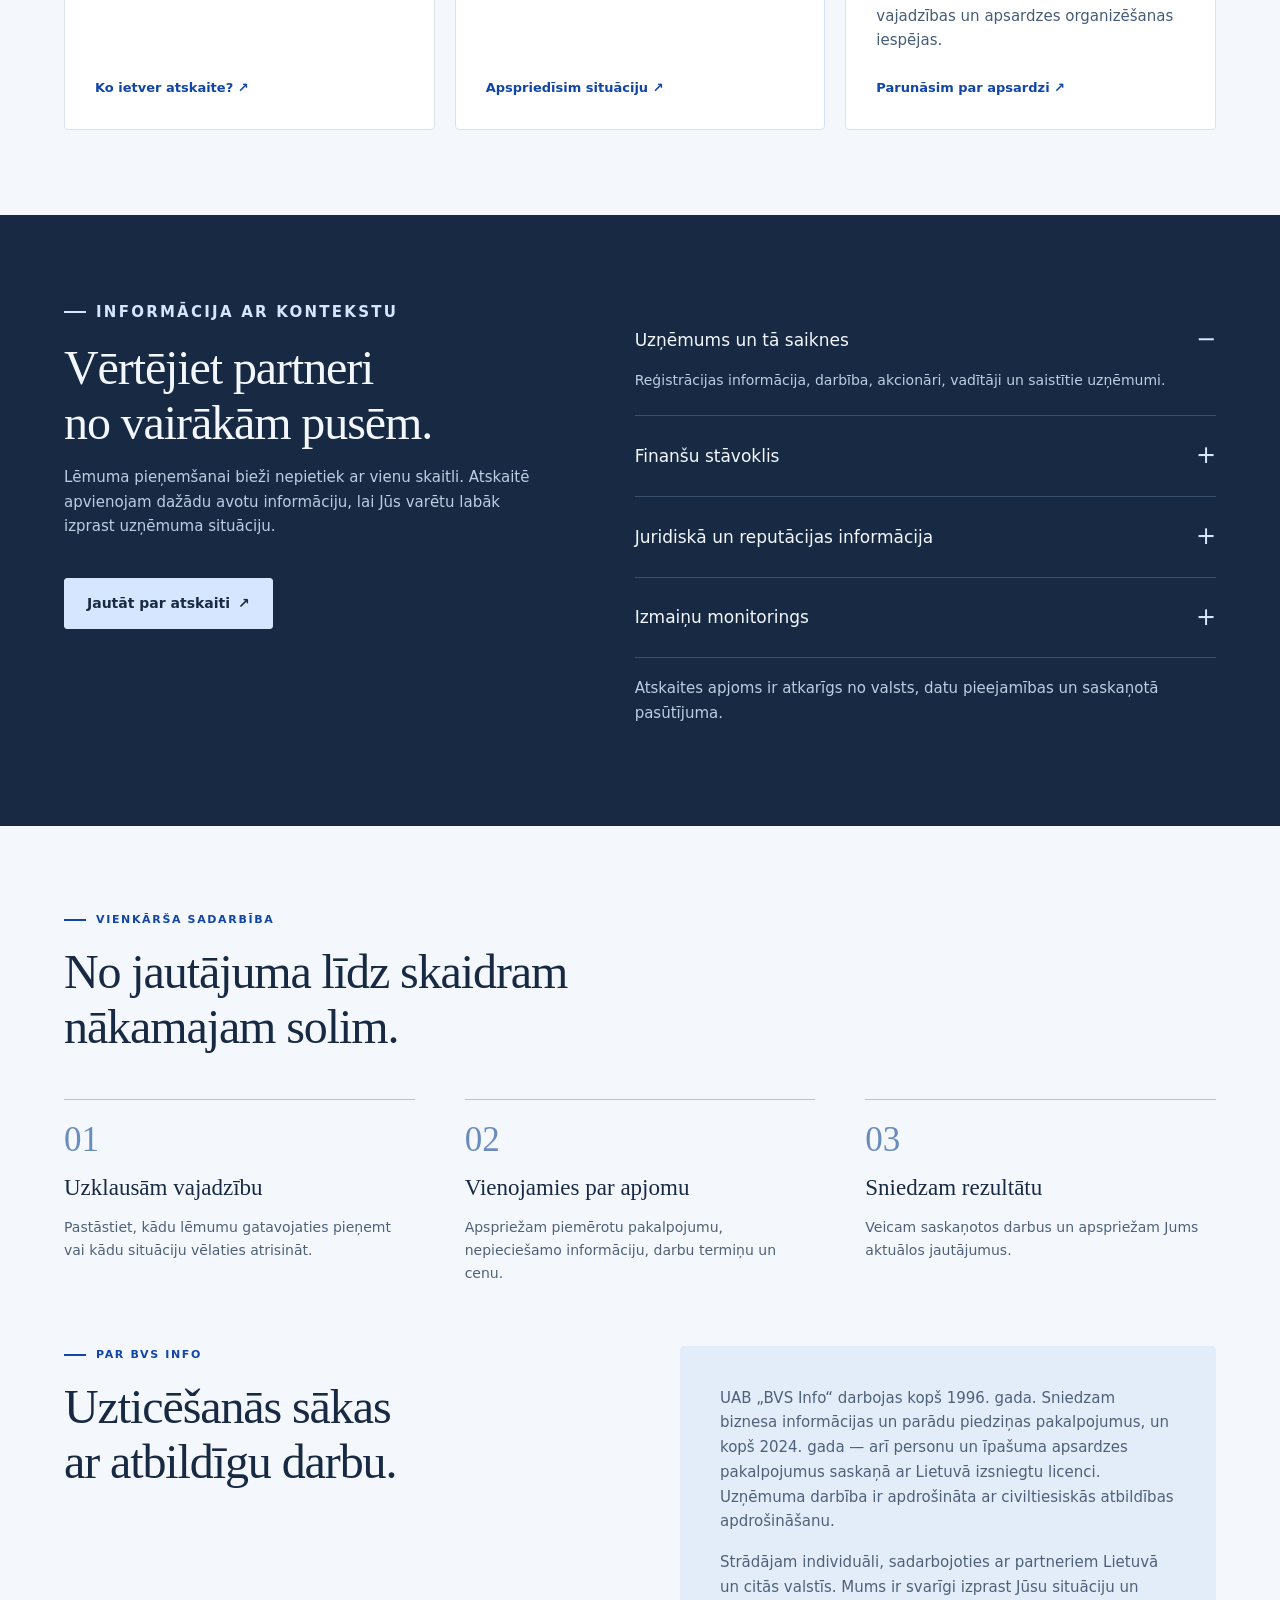
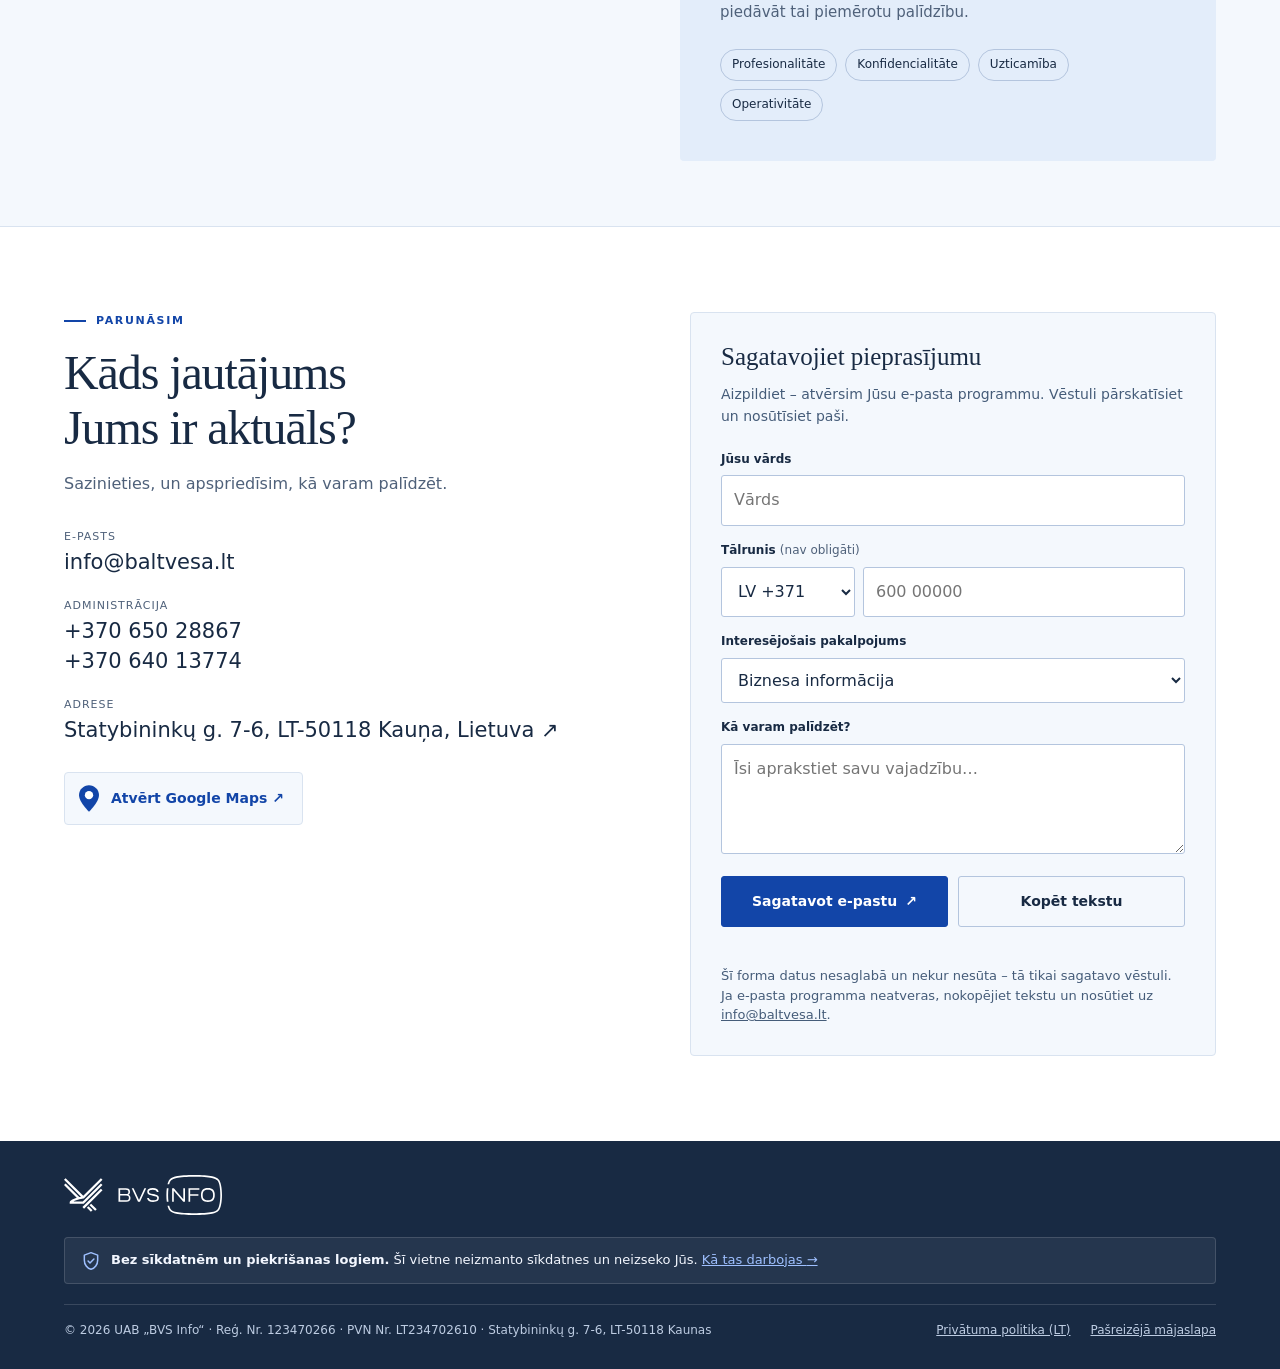
<file: lv/index.html>
<!doctype html>
<html lang="lv">
<head>
  <meta charset="utf-8">
  <meta name="viewport" content="width=device-width, initial-scale=1">
  <title>BVS Info — biznesa informācija, parādu piedziņa, apsardze | Kauņa, Lietuva</title>
  <meta name="description" content="UAB „BVS Info“ kopš 1996. gada: biznesa partneru novērtēšana, parādu prevencija un ārpustiesas piedziņa, personu un īpašuma apsardze. Kauņa, Lietuva.">
  <!-- Kol tai dizaino pavyzdys, paieškos sistemoms neindeksuoti. Keliant į baltvesa.lt – ištrinti šią eilutę. -->
  <meta name="robots" content="noindex, nofollow">
  <link rel="canonical" href="https://baltvesa.lt/lv/">
  <link rel="alternate" hreflang="lt" href="https://baltvesa.lt/">
  <link rel="alternate" hreflang="en" href="https://baltvesa.lt/en/">
  <link rel="alternate" hreflang="pl" href="https://baltvesa.lt/pl/">
  <link rel="alternate" hreflang="lv" href="https://baltvesa.lt/lv/">
  <link rel="alternate" hreflang="et" href="https://baltvesa.lt/et/">
  <link rel="alternate" hreflang="ru" href="https://baltvesa.lt/ru/">
  <link rel="alternate" hreflang="uk" href="https://baltvesa.lt/uk/">
  <link rel="alternate" hreflang="de" href="https://baltvesa.lt/de/">
  <link rel="alternate" hreflang="fr" href="https://baltvesa.lt/fr/">
  <link rel="alternate" hreflang="es" href="https://baltvesa.lt/es/">
  <link rel="alternate" hreflang="it" href="https://baltvesa.lt/it/">
  <link rel="alternate" hreflang="x-default" href="https://baltvesa.lt/">
  <meta name="theme-color" content="#1245a8">
  <meta property="og:type" content="website">
  <meta property="og:locale" content="lv_LV">
  <meta property="og:site_name" content="BVS Info">
  <meta property="og:title" content="BVS Info — skaidrība Jūsu biznesa lēmumiem">
  <meta property="og:description" content="Biznesa informācija, parādu prevencija un piedziņa, personu un īpašuma apsardze. Individuāli risinājumi biznesam kopš 1996. gada.">
  <meta property="og:url" content="https://baltvesa.lt/lv/">
  <meta property="og:image" content="https://baltvesa.lt/img/og-image.png">
  <link rel="icon" type="image/svg+xml" href="../img/favicon.svg">
  <script>
    /* Tema nustatoma prieš įkeliant CSS, kad puslapis nemirgėtų: įsimintas pasirinkimas (localStorage) arba sistemos nustatymas. */
    (function () {
      var saved = null;
      try { saved = window.localStorage.getItem('bvs-theme'); } catch (e) {}
      var system = window.matchMedia && window.matchMedia('(prefers-color-scheme: dark)').matches ? 'dark' : 'light';
      document.documentElement.setAttribute('data-theme', saved === 'dark' || saved === 'light' ? saved : system);
    })();
  </script>
  <link rel="stylesheet" href="../css/style.css">
  <script type="application/ld+json">
  {
    "@context": "https://schema.org",
    "@type": "ProfessionalService",
    "name": "UAB „BVS Info“",
    "legalName": "BVS Info, UAB",
    "url": "https://baltvesa.lt/",
    "email": "info@baltvesa.lt",
    "telephone": ["+370 650 28867", "+370 640 13774"],
    "foundingDate": "1996-01-17",
    "taxID": "123470266",
    "vatID": "LT234702610",
    "address": {
      "@type": "PostalAddress",
      "streetAddress": "Statybininkų g. 7-6",
      "postalCode": "LT-50118",
      "addressLocality": "Kaunas",
      "addressCountry": "LT"
    },
    "geo": {
      "@type": "GeoCoordinates",
      "latitude": 54.920534,
      "longitude": 23.949636
    },
    "areaServed": "LT"
  }
  </script>
</head>
<body>
<a class="skip-link" href="#turinys">Pāriet uz saturu</a>

<!-- Pavyzdžio juosta. Pateikiant klientui galutinę versiją – ištrinti šį <div>. -->
<div class="demo">Mājaslapas dizaina paraugs · UAB „BVS Info“</div>

<header class="site-header">
  <div class="wrap nav">
    <a class="brand" href="../" aria-label="BVS Info – uz sākumu">
      <img class="logo-light" src="../img/logo.svg" alt="BVS Info" width="237" height="60">
      <img class="logo-dark" src="../img/logo-white.svg" alt="BVS Info" width="237" height="60">
    </a>
    <nav id="navigation" aria-label="Galvenā izvēlne">
      <a href="#paslaugos">Pakalpojumi</a>
      <a href="#informacija">Atskaite</a>
      <a href="#procesas">Kā strādājam</a>
      <a href="#apie">Par mums</a>
      <a href="#kontaktai">Kontakti</a>
      <a class="btn" href="#inquiry">Sazināties <span aria-hidden="true">↗</span></a>
    </nav>
    <div class="nav-tools">
      <button class="theme" type="button" aria-label="Pārslēgt gaišo vai tumšo motīvu" title="Pārslēgt gaišo vai tumšo motīvu">
        <svg class="ico-moon" viewBox="0 0 24 24" aria-hidden="true" focusable="false"><path d="M20.5 14.5A8.5 8.5 0 0 1 9.5 3.5a8.5 8.5 0 1 0 11 11z" fill="none" stroke="currentColor" stroke-width="1.8" stroke-linejoin="round"/></svg>
        <svg class="ico-sun" viewBox="0 0 24 24" aria-hidden="true" focusable="false"><circle cx="12" cy="12" r="4.2" fill="none" stroke="currentColor" stroke-width="1.8"/><path d="M12 2.5v2.5M12 19v2.5M2.5 12H5M19 12h2.5M5.3 5.3l1.8 1.8M16.9 16.9l1.8 1.8M5.3 18.7l1.8-1.8M16.9 7.1l1.8-1.8" fill="none" stroke="currentColor" stroke-width="1.8" stroke-linecap="round"/></svg>
      </button>
      <details class="lang">
        <summary aria-label="Izvēlēties valodu"><span class="globe" aria-hidden="true">🌐</span> LV <span class="caret" aria-hidden="true">▾</span></summary>
        <ul>
          <li><a href="../" lang="lt" hreflang="lt">Lietuvių</a></li>
          <li><a href="../en/" lang="en" hreflang="en">English</a></li>
          <li><a href="../pl/" lang="pl" hreflang="pl">Polski</a></li>
          <li><a href="../lv/" lang="lv" hreflang="lv" aria-current="page">Latviešu</a></li>
          <li><a href="../et/" lang="et" hreflang="et">Eesti</a></li>
          <li><a href="../ru/" lang="ru" hreflang="ru">Русский</a></li>
          <li><a href="../uk/" lang="uk" hreflang="uk">Українська</a></li>
          <li><a href="../de/" lang="de" hreflang="de">Deutsch</a></li>
          <li><a href="../fr/" lang="fr" hreflang="fr">Français</a></li>
          <li><a href="../es/" lang="es" hreflang="es">Español</a></li>
          <li><a href="../it/" lang="it" hreflang="it">Italiano</a></li>
        </ul>
      </details>
      <button class="menu" type="button" aria-expanded="false" aria-controls="navigation">
        Izvēlne <span aria-hidden="true">☰</span>
      </button>
    </div>
  </div>
</header>

<main id="turinys">
  <div class="wrap">
    <div class="hero">
      <div>
        <p class="eyebrow">Jūsu biznesa partneris kopš 1996. gada</p>
        <h1>Biznesa informācija, <em>parādu prevencija un piedziņa,</em> personu un īpašuma apsardze</h1>
        <p class="lead">Palīdzam novērtēt biznesa partnerus, risināt neapmaksātu saistību jautājumus un izvēlēties Jūsu vajadzībām atbilstošus apsardzes risinājumus.</p>
        <div class="actions">
          <a class="btn" href="#paslaugos">Apskatīt pakalpojumus <span aria-hidden="true">↗</span></a>
          <a class="btn light" href="#kontaktai">Apspriest situāciju</a>
        </div>
        <p class="micro">Individuāla pieeja · Konfidencialitāte · Pieredze</p>
      </div>

      <aside class="facts" aria-label="Galvenie fakti">
        <div class="fact"><b>30</b><span>gadu pieredze biznesa informācijas un parādu pārvaldības jomā</span></div>
        <div class="fact"><b>2024</b><span>uzsākti personu un īpašuma apsardzes pakalpojumi ar Lietuvā izsniegtu licenci</span></div>
        <div class="fact"><b>LT · LV · EE</b><span>partneri Latvijā un Igaunijā, atskaites par Baltijas valstu uzņēmumiem</span></div>
      </aside>
    </div>
  </div>

  <section id="paslaugos" class="wrap">
    <div class="section-head">
      <div>
        <p class="eyebrow">Kā varam palīdzēt</p>
        <h2>Trīs pakalpojumu virzieni.<br>Konkrēti risinājumi.</h2>
      </div>
      <p>No informācijas par partneri līdz parādu pārvaldībai un fiziskajai apsardzei — izvēlieties to, kas nepieciešams Jūsu biznesam.</p>
    </div>

    <div class="services">
      <article class="service">
        <span class="num">01 / INFORMĀCIJA</span>
        <h3>Biznesa informācija</h3>
        <div class="service-part">
          <h4>Kad vērsties</h4>
          <p>Pirms sadarbības uzsākšanas, piešķirot atlikto maksājumu vai vēloties sekot līdzi esošā partnera stāvokļa izmaiņām.</p>
        </div>
        <div class="service-part">
          <h4>Ko mēs darām</h4>
          <ul>
            <li>Kredītspējas atskaites</li>
            <li>Uzņēmumu monitorings</li>
            <li>Tirgus pētījumi un preses apskati</li>
          </ul>
        </div>
        <div class="service-part">
          <h4>Kā sākam</h4>
          <p>Norādiet Jūs interesējošo uzņēmumu, tā reģistrācijas valsti un jautājumu, uz kuru meklējat atbildi. Pārrunāsim, kāda informācija būs nepieciešama.</p>
        </div>
        <a href="#informacija">Ko ietver atskaite? <span aria-hidden="true">↗</span></a>
      </article>

      <article class="service">
        <span class="num">02 / PARĀDU PĀRVALDĪBA</span>
        <h3>Parādu prevencija un piedziņa</h3>
        <div class="service-part">
          <h4>Kad vērsties</h4>
          <p>Kad tiek kavēti maksājumi, jānovērtē parādnieka maksātspēja vai jāvienojas par saistību izpildi.</p>
        </div>
        <div class="service-part">
          <h4>Ko mēs darām</h4>
          <ul>
            <li>Parādnieku maksātspējas novērtēšana</li>
            <li>Ārpustiesas parādu piedziņa</li>
            <li>Sarunas un maksājumu grafiki</li>
          </ul>
        </div>
        <div class="service-part">
          <h4>Kā sākam</h4>
          <p>Īsi aprakstiet parāda situāciju un norādiet parādnieku. Sazinoties pārrunāsim, kādi dokumenti būs nepieciešami novērtēšanai.</p>
        </div>
        <a href="#kontaktai" data-service="Parādu prevencija un piedziņa">Apspriedīsim situāciju <span aria-hidden="true">↗</span></a>
      </article>

      <article class="service">
        <span class="num">03 / DROŠĪBA</span>
        <h3>Personu un īpašuma apsardze</h3>
        <div class="service-part">
          <h4>Kad vērsties</h4>
          <p>Kad jāapsargā objekts, īpašums vai persona, jānodrošina pasākuma drošība, kravas pavadīšana vai jānovērtē apsardzes nepieciešamība.</p>
        </div>
        <div class="service-part">
          <h4>Ko mēs darām</h4>
          <ul>
            <li>Objektu un īpašuma apsardze</li>
            <li>Personu un masu pasākumu apsardze</li>
            <li>Kravu un vērtību apsardze un pavadīšana</li>
            <li>Apsardzes sistēmu uzstādīšana kopā ar partneriem, konsultācijas</li>
          </ul>
        </div>
        <div class="service-part">
          <h4>Kā sākam</h4>
          <p>Aprakstiet, ko un kur vēlaties apsargāt, kā arī plānoto laiku. Apspriedīsim Jūsu vajadzības un apsardzes organizēšanas iespējas.</p>
        </div>
        <a href="#kontaktai" data-service="Apsardzes pakalpojumi">Parunāsim par apsardzi <span aria-hidden="true">↗</span></a>
      </article>
    </div>
  </section>

  <section class="detail" id="informacija">
    <div class="wrap detail-grid">
      <div>
        <p class="eyebrow">Informācija ar kontekstu</p>
        <h2>Vērtējiet partneri<br>no vairākām pusēm.</h2>
        <p>Lēmuma pieņemšanai bieži nepietiek ar vienu skaitli. Atskaitē apvienojam dažādu avotu informāciju, lai Jūs varētu labāk izprast uzņēmuma situāciju.</p>
        <a class="btn" href="#kontaktai" data-service="Biznesa informācija">Jautāt par atskaiti <span aria-hidden="true">↗</span></a>
      </div>
      <div>
        <details open>
          <summary>Uzņēmums un tā saiknes</summary>
          <p>Reģistrācijas informācija, darbība, akcionāri, vadītāji un saistītie uzņēmumi.</p>
        </details>
        <details>
          <summary>Finanšu stāvoklis</summary>
          <p>Finanšu pārskati, rādītāji un kredītreitings, kas palīdz gūt kopējo priekšstatu par maksātspēju.</p>
        </details>
        <details>
          <summary>Juridiskā un reputācijas informācija</summary>
          <p>Tiesu dati, mantas aresti, ziņas presē un informācija par starptautiskajām sankcijām.</p>
        </details>
        <details>
          <summary>Izmaiņu monitorings</summary>
          <p>Ar saskaņotu regularitāti sekojam līdzi izvēlēto uzņēmumu reģistrācijas datu, parādu un citām aktuālām izmaiņām.</p>
        </details>
        <p class="fine-print">Atskaites apjoms ir atkarīgs no valsts, datu pieejamības un saskaņotā pasūtījuma.</p>
      </div>
    </div>
  </section>

  <section id="procesas" class="wrap">
    <p class="eyebrow">Vienkārša sadarbība</p>
    <h2>No jautājuma līdz skaidram<br>nākamajam solim.</h2>
    <ol class="process">
      <li class="step">
        <b aria-hidden="true">01</b>
        <h3>Uzklausām vajadzību</h3>
        <p>Pastāstiet, kādu lēmumu gatavojaties pieņemt vai kādu situāciju vēlaties atrisināt.</p>
      </li>
      <li class="step">
        <b aria-hidden="true">02</b>
        <h3>Vienojamies par apjomu</h3>
        <p>Apspriežam piemērotu pakalpojumu, nepieciešamo informāciju, darbu termiņu un cenu.</p>
      </li>
      <li class="step">
        <b aria-hidden="true">03</b>
        <h3>Sniedzam rezultātu</h3>
        <p>Veicam saskaņotos darbus un apspriežam Jums aktuālos jautājumus.</p>
      </li>
    </ol>
  </section>

  <section id="apie" class="wrap about">
    <div>
      <p class="eyebrow">Par BVS Info</p>
      <h2>Uzticēšanās sākas<br>ar atbildīgu darbu.</h2>
    </div>
    <div class="about-block">
      <p>UAB „BVS Info“ darbojas kopš 1996. gada. Sniedzam biznesa informācijas un parādu piedziņas pakalpojumus, un kopš 2024. gada — arī personu un īpašuma apsardzes pakalpojumus saskaņā ar Lietuvā izsniegtu licenci. Uzņēmuma darbība ir apdrošināta ar civiltiesiskās atbildības apdrošināšanu.</p>
      <p>Strādājam individuāli, sadarbojoties ar partneriem Lietuvā un citās valstīs. Mums ir svarīgi izprast Jūsu situāciju un piedāvāt tai piemērotu palīdzību.</p>
      <ul class="values" aria-label="Vērtības">
        <li>Profesionalitāte</li>
        <li>Konfidencialitāte</li>
        <li>Uzticamība</li>
        <li>Operativitāte</li>
      </ul>
    </div>
  </section>

  <section class="contact" id="kontaktai">
    <div class="wrap contact-grid">
      <div>
        <p class="eyebrow">Parunāsim</p>
        <h2>Kāds jautājums<br>Jums ir aktuāls?</h2>
        <p class="muted">Sazinieties, un apspriedīsim, kā varam palīdzēt.</p>
        <dl class="contact-list">
          <div>
            <dt>E-pasts</dt>
            <dd><a href="mailto:info@baltvesa.lt">info@baltvesa.lt</a></dd>
          </div>
          <div>
            <dt>Administrācija</dt>
            <dd>
              <a href="tel:+37065028867">+370 650 28867</a><br>
              <a href="tel:+37064013774">+370 640 13774</a>
            </dd>
          </div>
          <div>
            <dt>Adrese</dt>
            <dd>
              <!-- Koordinatės iš baltvesa.lt kontaktų puslapio: paieška pagal adresą Google atveda į klaidingą vietą -->
              <a href="https://www.google.com/maps/search/?api=1&query=54.920534%2C23.949636" target="_blank" rel="noopener">Statybininkų g. 7-6, LT-50118 Kauņa, Lietuva <span aria-hidden="true">↗</span></a>
            </dd>
          </div>
        </dl>
        <!-- Žemėlapis neįterpiamas (jokio Google kodo svetainėje) – tik nuoroda, atsidaranti naujame lange. -->
        <p class="map-link">
          <a href="https://www.google.com/maps/search/?api=1&query=54.920534%2C23.949636" target="_blank" rel="noopener" aria-label="Karte: Statybininkų g. 7-6, Kauņa">
            <svg viewBox="0 0 24 32" aria-hidden="true" focusable="false"><path d="M12 0C5.4 0 0 5.3 0 11.9 0 20.5 12 32 12 32s12-11.5 12-20.1C24 5.3 18.6 0 12 0z" fill="currentColor"/><circle cx="12" cy="12" r="5" fill="#fff"/></svg>
            <span>Atvērt Google Maps <span aria-hidden="true">↗</span></span>
          </a>
        </p>
      </div>

      <form class="form" id="inquiry" novalidate>
        <h3>Sagatavojiet pieprasījumu</h3>
        <p class="form-intro">Aizpildiet – atvērsim Jūsu e-pasta programmu. Vēstuli pārskatīsiet un nosūtīsiet paši.</p>

        <label for="f-name">Jūsu vārds</label>
        <input id="f-name" name="name" autocomplete="name" placeholder="Vārds" required maxlength="120">

        <label for="f-phone">Tālrunis <span class="optional">(nav obligāti)</span></label>
        <div class="phone-row">
          <select id="f-code" name="code" aria-label="Valsts kods">
            <option value="+370">LT +370</option>
            <option value="+371" selected>LV +371</option>
            <option value="+372">EE +372</option>
            <option value="+48">PL +48</option>
            <option value="+380">UA +380</option>
            <option value="+44">UK +44</option>
            <option value="+49">DE +49</option>
            <option value="+33">FR +33</option>
            <option value="+34">ES +34</option>
            <option value="+39">IT +39</option>
          </select>
          <input id="f-phone" name="phone" type="tel" inputmode="tel" autocomplete="tel-national" placeholder="600 00000" maxlength="20">
        </div>

        <label for="service">Interesējošais pakalpojums</label>
        <select id="service" name="service">
          <option>Biznesa informācija</option>
          <option>Parādu prevencija un piedziņa</option>
          <option>Apsardzes pakalpojumi</option>
          <option>Cits jautājums</option>
        </select>

        <label for="f-message">Kā varam palīdzēt?</label>
        <textarea id="f-message" name="message" placeholder="Īsi aprakstiet savu vajadzību…" required maxlength="5000"></textarea>

        <div class="form-actions">
          <button class="btn" type="submit">Sagatavot e-pastu <span aria-hidden="true">↗</span></button>
          <button class="btn light" type="button" id="copy-btn">Kopēt tekstu</button>
        </div>
        <p id="form-status" role="status" aria-live="polite"></p>
        <small>Šī forma datus nesaglabā un nekur nesūta – tā tikai sagatavo vēstuli. Ja e-pasta programma neatveras, nokopējiet tekstu un nosūtiet uz <a href="mailto:info@baltvesa.lt">info@baltvesa.lt</a>.</small>
      </form>
    </div>
  </section>
</main>

<footer class="site-footer">
  <div class="wrap footer">
    <img class="footer-logo" src="../img/logo-white.svg" alt="BVS Info" width="190" height="48">
    <p class="footer-note">
      <svg viewBox="0 0 24 24" aria-hidden="true" focusable="false"><path d="M12 2 4 5v6c0 5.2 3.4 10 8 11 4.6-1 8-5.8 8-11V5l-8-3z" fill="none" stroke="currentColor" stroke-width="1.8" stroke-linejoin="round"/><path d="m8.5 12 2.3 2.3L15.5 9.6" fill="none" stroke="currentColor" stroke-width="1.8" stroke-linecap="round" stroke-linejoin="round"/></svg>
      <span><strong>Bez sīkdatnēm un piekrišanas logiem.</strong> Šī vietne neizmanto sīkdatnes un neizseko Jūs. <a href="../privatumo-politika.html">Kā tas darbojas <span aria-hidden="true">→</span></a></span>
    </p>
    <div class="footer-row">
      <span class="footer-legal">© <span id="year">2026</span> UAB „BVS Info“ · Reģ. Nr. 123470266 · PVN Nr. LT234702610 · Statybininkų g. 7-6, LT-50118 Kaunas</span>
      <nav aria-label="Papildu saites">
        <a href="../privatumo-politika.html">Privātuma politika (LT)</a>
        <a href="https://baltvesa.lt/" target="_blank" rel="noopener">Pašreizējā mājaslapa</a>
      </nav>
    </div>
  </div>
</footer>

<script>
window.BVS_TEXT = {
  need: "Ierakstiet vārdu un īsi aprakstiet vajadzību.",
  opening: "Atveram Jūsu e-pasta programmu. Ja tā neatveras, nospiediet „Kopēt tekstu“ un nosūtiet vēstuli uz {email}.",
  copied: "Teksts nokopēts. Ielīmējiet to vēstulē un nosūtiet uz {email}.",
  copyFail: "Neizdevās nokopēt automātiski. Iezīmējiet tekstu formā un nokopējiet manuāli.",
  to: "Kam",
  subject: "Temats",
  subjectPrefix: "Pieprasījums: ",
  greeting: "Labdien,",
  regards: "Ar cieņu",
  tel: "Tālr."
};
</script>
<script src="../js/main.js"></script>
</body>
</html>
</file>
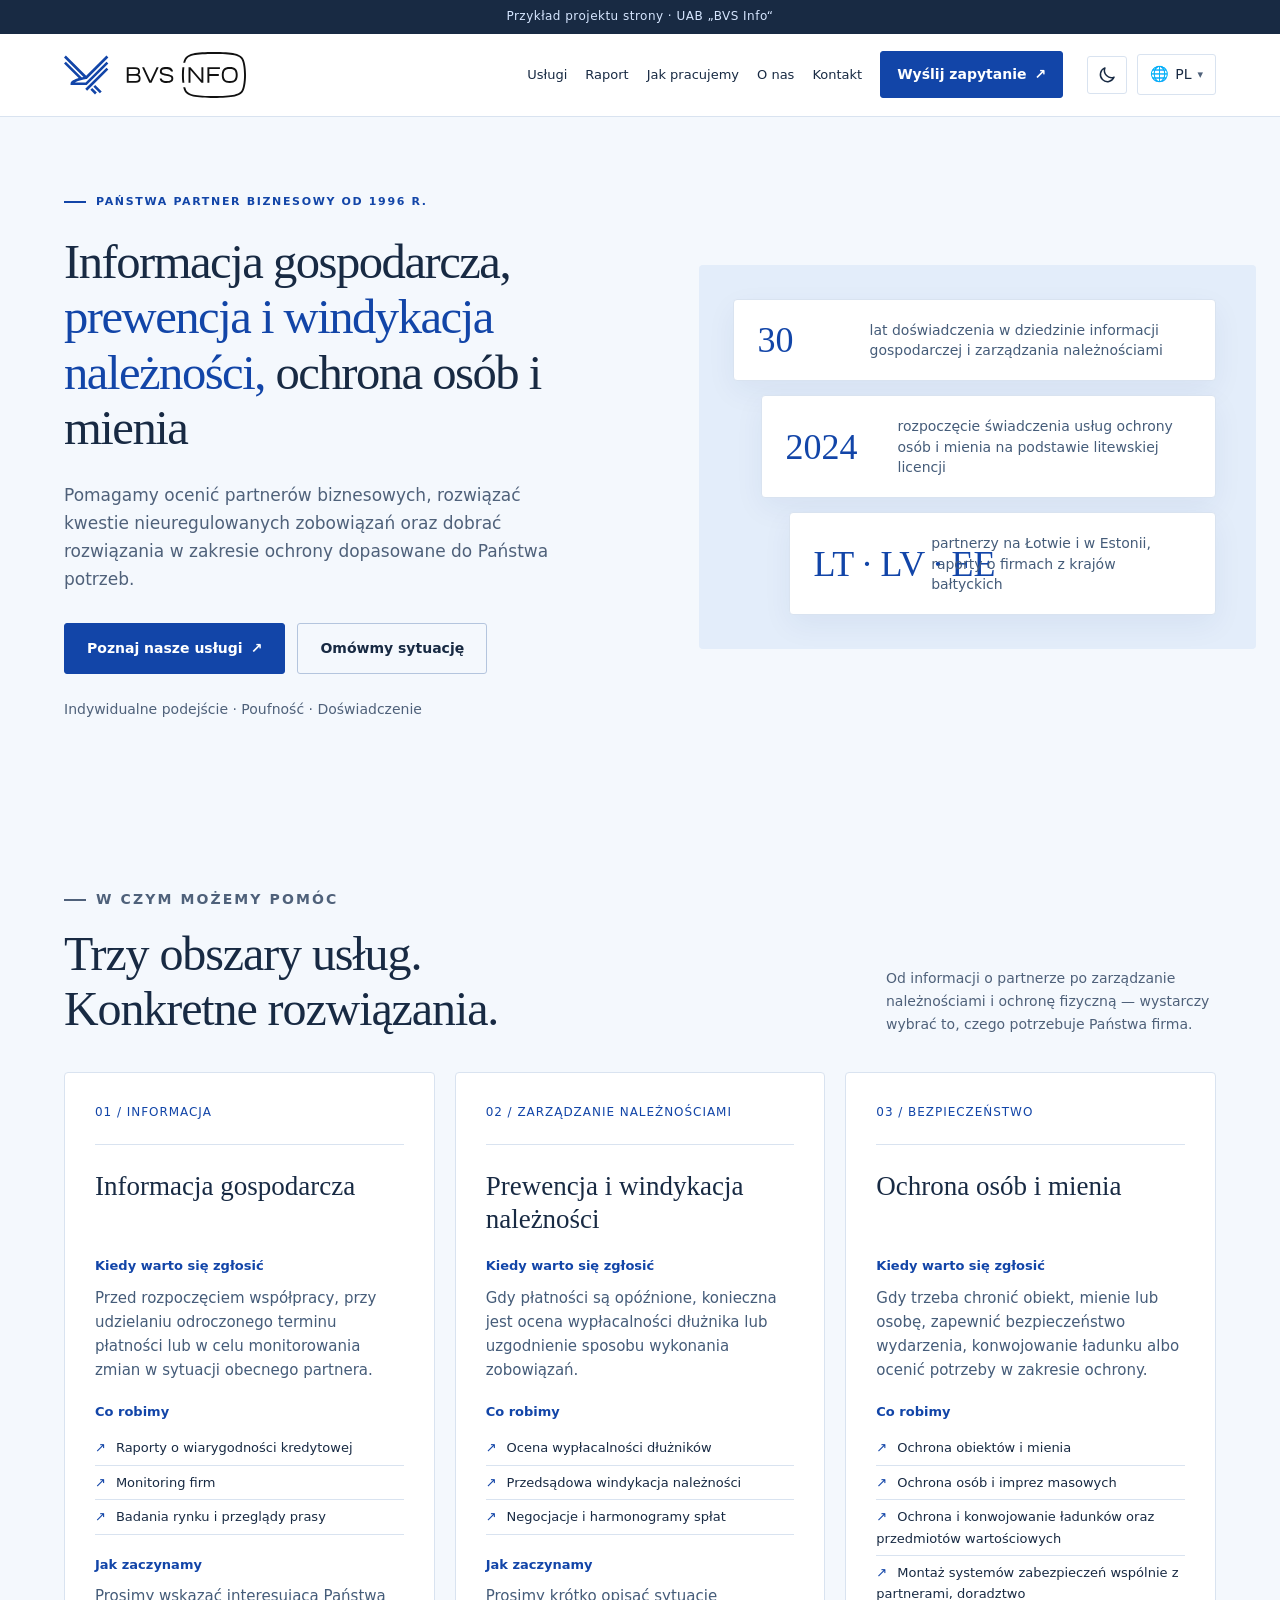
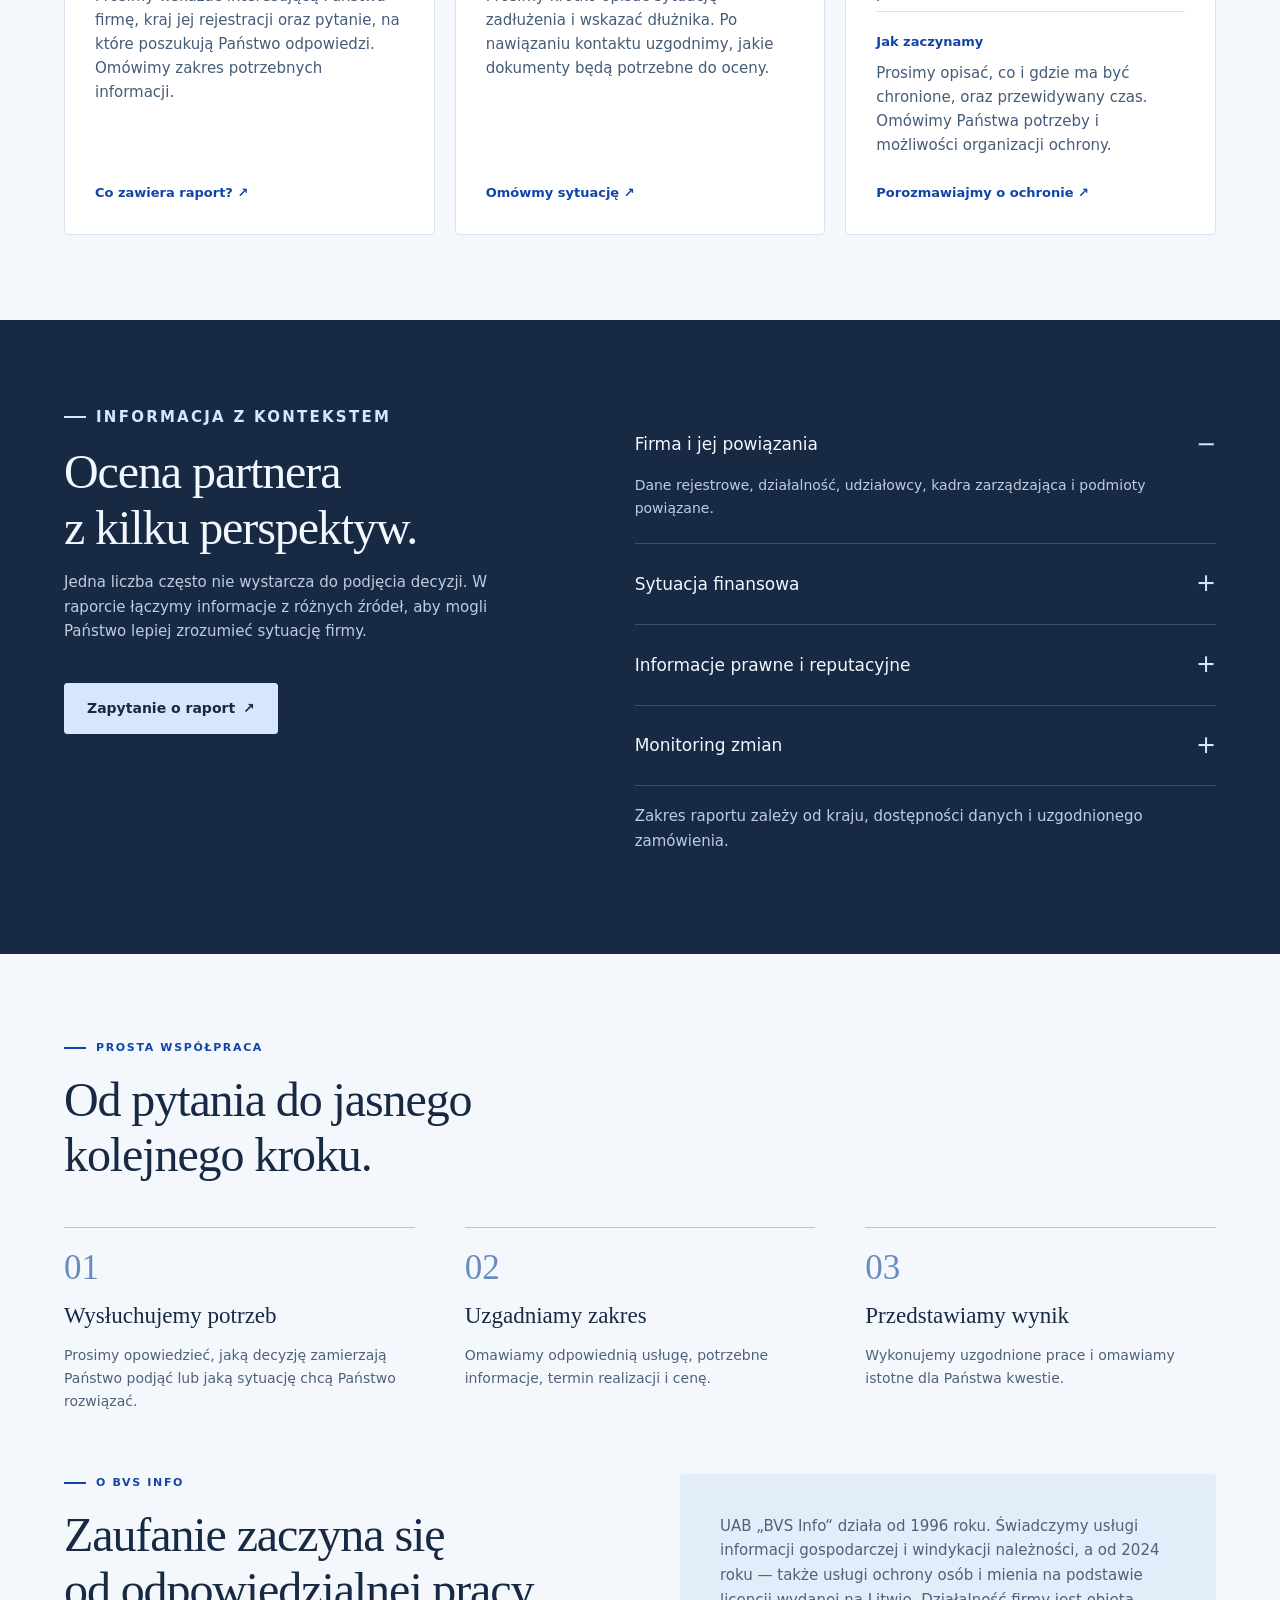
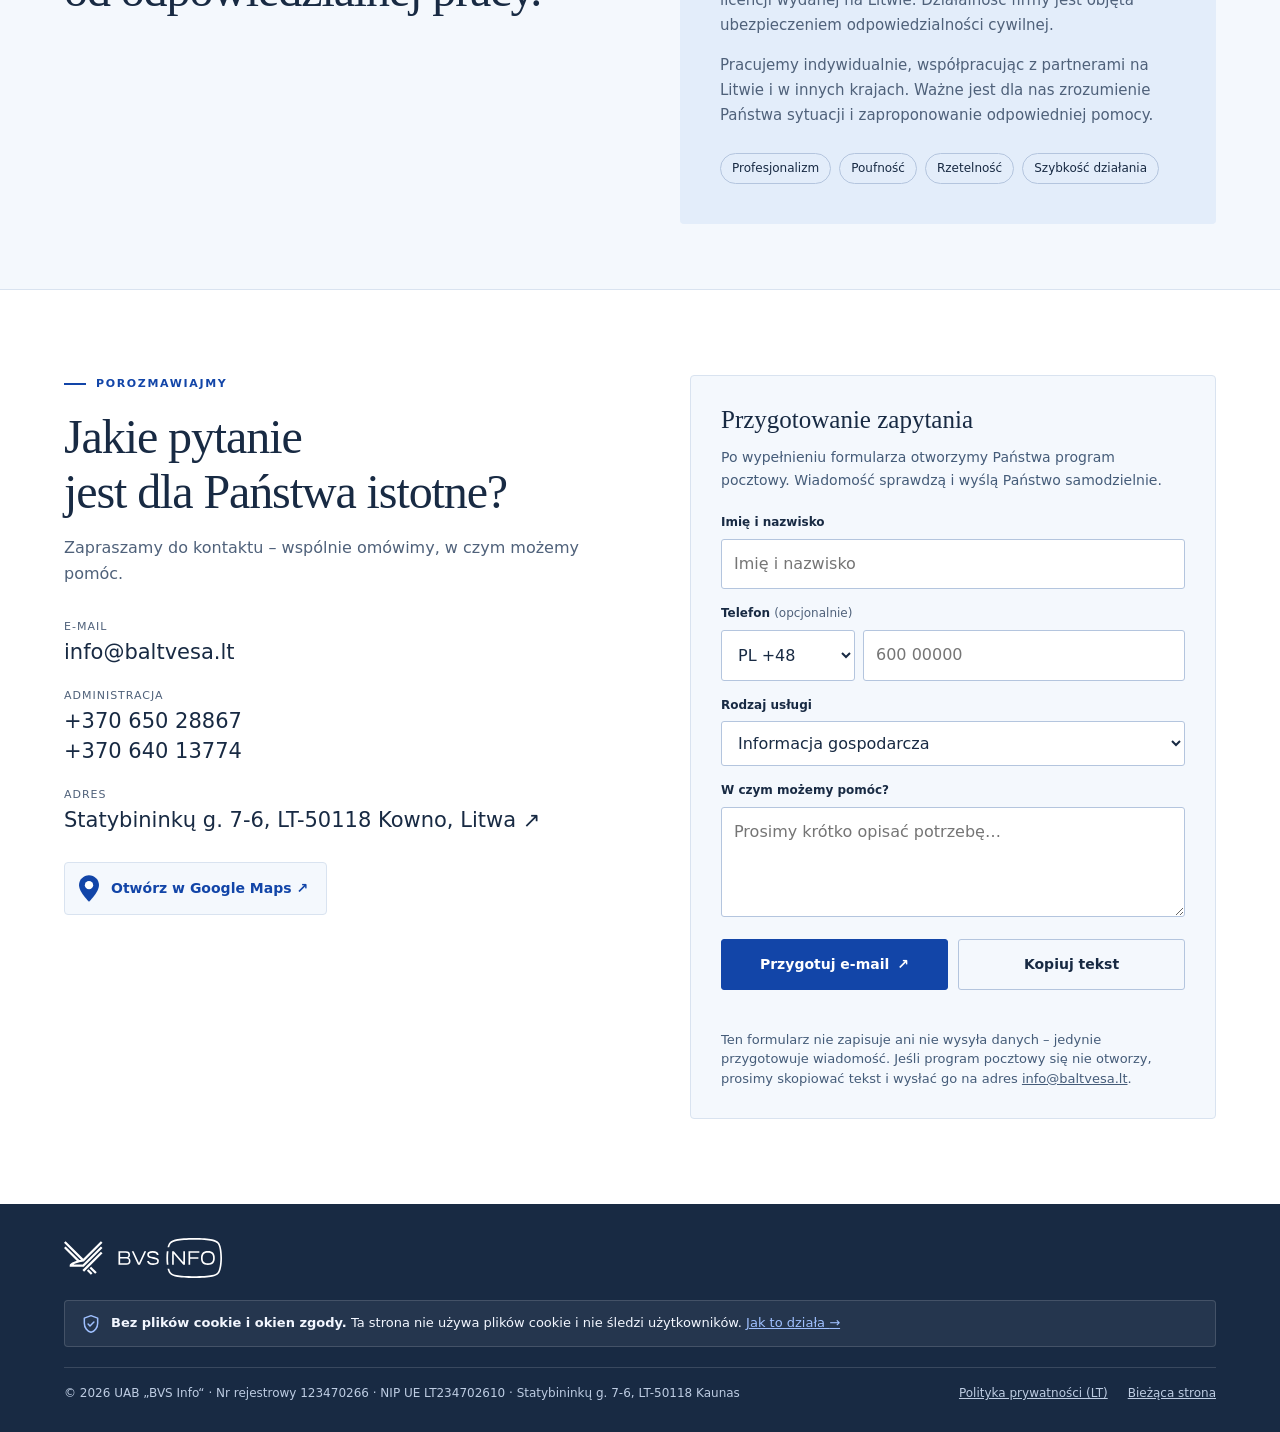
<file: pl/index.html>
<!doctype html>
<html lang="pl">
<head>
  <meta charset="utf-8">
  <meta name="viewport" content="width=device-width, initial-scale=1">
  <title>BVS Info — informacja gospodarcza, windykacja należności, ochrona | Kowno, Litwa</title>
  <meta name="description" content="UAB „BVS Info“ od 1996 r.: ocena partnerów biznesowych, prewencja i przedsądowa windykacja należności, ochrona osób i mienia. Kowno, Litwa.">
  <!-- Kol tai dizaino pavyzdys, paieškos sistemoms neindeksuoti. Keliant į baltvesa.lt – ištrinti šią eilutę. -->
  <meta name="robots" content="noindex, nofollow">
  <link rel="canonical" href="https://baltvesa.lt/pl/">
  <link rel="alternate" hreflang="lt" href="https://baltvesa.lt/">
  <link rel="alternate" hreflang="en" href="https://baltvesa.lt/en/">
  <link rel="alternate" hreflang="pl" href="https://baltvesa.lt/pl/">
  <link rel="alternate" hreflang="lv" href="https://baltvesa.lt/lv/">
  <link rel="alternate" hreflang="et" href="https://baltvesa.lt/et/">
  <link rel="alternate" hreflang="ru" href="https://baltvesa.lt/ru/">
  <link rel="alternate" hreflang="uk" href="https://baltvesa.lt/uk/">
  <link rel="alternate" hreflang="de" href="https://baltvesa.lt/de/">
  <link rel="alternate" hreflang="fr" href="https://baltvesa.lt/fr/">
  <link rel="alternate" hreflang="es" href="https://baltvesa.lt/es/">
  <link rel="alternate" hreflang="it" href="https://baltvesa.lt/it/">
  <link rel="alternate" hreflang="x-default" href="https://baltvesa.lt/">
  <meta name="theme-color" content="#1245a8">
  <meta property="og:type" content="website">
  <meta property="og:locale" content="pl_PL">
  <meta property="og:site_name" content="BVS Info">
  <meta property="og:title" content="BVS Info — jasność w Państwa decyzjach biznesowych">
  <meta property="og:description" content="Informacja gospodarcza, prewencja i windykacja należności, ochrona osób i mienia. Indywidualne rozwiązania dla biznesu od 1996 r.">
  <meta property="og:url" content="https://baltvesa.lt/pl/">
  <meta property="og:image" content="https://baltvesa.lt/img/og-image.png">
  <link rel="icon" type="image/svg+xml" href="../img/favicon.svg">
  <script>
    /* Tema nustatoma prieš įkeliant CSS, kad puslapis nemirgėtų: įsimintas pasirinkimas (localStorage) arba sistemos nustatymas. */
    (function () {
      var saved = null;
      try { saved = window.localStorage.getItem('bvs-theme'); } catch (e) {}
      var system = window.matchMedia && window.matchMedia('(prefers-color-scheme: dark)').matches ? 'dark' : 'light';
      document.documentElement.setAttribute('data-theme', saved === 'dark' || saved === 'light' ? saved : system);
    })();
  </script>
  <link rel="stylesheet" href="../css/style.css">
  <script type="application/ld+json">
  {
    "@context": "https://schema.org",
    "@type": "ProfessionalService",
    "name": "UAB „BVS Info“",
    "legalName": "BVS Info, UAB",
    "url": "https://baltvesa.lt/",
    "email": "info@baltvesa.lt",
    "telephone": ["+370 650 28867", "+370 640 13774"],
    "foundingDate": "1996-01-17",
    "taxID": "123470266",
    "vatID": "LT234702610",
    "address": {
      "@type": "PostalAddress",
      "streetAddress": "Statybininkų g. 7-6",
      "postalCode": "LT-50118",
      "addressLocality": "Kaunas",
      "addressCountry": "LT"
    },
    "geo": {
      "@type": "GeoCoordinates",
      "latitude": 54.920534,
      "longitude": 23.949636
    },
    "areaServed": "LT"
  }
  </script>
</head>
<body>
<a class="skip-link" href="#turinys">Przejdź do treści</a>

<!-- Pavyzdžio juosta. Pateikiant klientui galutinę versiją – ištrinti šį <div>. -->
<div class="demo">Przykład projektu strony · UAB „BVS Info“</div>

<header class="site-header">
  <div class="wrap nav">
    <a class="brand" href="../" aria-label="BVS Info – strona główna">
      <img class="logo-light" src="../img/logo.svg" alt="BVS Info" width="237" height="60">
      <img class="logo-dark" src="../img/logo-white.svg" alt="BVS Info" width="237" height="60">
    </a>
    <nav id="navigation" aria-label="Menu główne">
      <a href="#paslaugos">Usługi</a>
      <a href="#informacija">Raport</a>
      <a href="#procesas">Jak pracujemy</a>
      <a href="#apie">O nas</a>
      <a href="#kontaktai">Kontakt</a>
      <a class="btn" href="#inquiry">Wyślij zapytanie <span aria-hidden="true">↗</span></a>
    </nav>
    <div class="nav-tools">
      <button class="theme" type="button" aria-label="Przełącz jasny lub ciemny motyw" title="Przełącz jasny lub ciemny motyw">
        <svg class="ico-moon" viewBox="0 0 24 24" aria-hidden="true" focusable="false"><path d="M20.5 14.5A8.5 8.5 0 0 1 9.5 3.5a8.5 8.5 0 1 0 11 11z" fill="none" stroke="currentColor" stroke-width="1.8" stroke-linejoin="round"/></svg>
        <svg class="ico-sun" viewBox="0 0 24 24" aria-hidden="true" focusable="false"><circle cx="12" cy="12" r="4.2" fill="none" stroke="currentColor" stroke-width="1.8"/><path d="M12 2.5v2.5M12 19v2.5M2.5 12H5M19 12h2.5M5.3 5.3l1.8 1.8M16.9 16.9l1.8 1.8M5.3 18.7l1.8-1.8M16.9 7.1l1.8-1.8" fill="none" stroke="currentColor" stroke-width="1.8" stroke-linecap="round"/></svg>
      </button>
      <details class="lang">
        <summary aria-label="Wybór języka"><span class="globe" aria-hidden="true">🌐</span> PL <span class="caret" aria-hidden="true">▾</span></summary>
        <ul>
          <li><a href="../" lang="lt" hreflang="lt">Lietuvių</a></li>
          <li><a href="../en/" lang="en" hreflang="en">English</a></li>
          <li><a href="../pl/" lang="pl" hreflang="pl" aria-current="page">Polski</a></li>
          <li><a href="../lv/" lang="lv" hreflang="lv">Latviešu</a></li>
          <li><a href="../et/" lang="et" hreflang="et">Eesti</a></li>
          <li><a href="../ru/" lang="ru" hreflang="ru">Русский</a></li>
          <li><a href="../uk/" lang="uk" hreflang="uk">Українська</a></li>
          <li><a href="../de/" lang="de" hreflang="de">Deutsch</a></li>
          <li><a href="../fr/" lang="fr" hreflang="fr">Français</a></li>
          <li><a href="../es/" lang="es" hreflang="es">Español</a></li>
          <li><a href="../it/" lang="it" hreflang="it">Italiano</a></li>
        </ul>
      </details>
      <button class="menu" type="button" aria-expanded="false" aria-controls="navigation">
        Menu <span aria-hidden="true">☰</span>
      </button>
    </div>
  </div>
</header>

<main id="turinys">
  <div class="wrap">
    <div class="hero">
      <div>
        <p class="eyebrow">Państwa partner biznesowy od 1996 r.</p>
        <h1>Informacja gospodarcza, <em>prewencja i windykacja należności,</em> ochrona osób i mienia</h1>
        <p class="lead">Pomagamy ocenić partnerów biznesowych, rozwiązać kwestie nieuregulowanych zobowiązań oraz dobrać rozwiązania w zakresie ochrony dopasowane do Państwa potrzeb.</p>
        <div class="actions">
          <a class="btn" href="#paslaugos">Poznaj nasze usługi <span aria-hidden="true">↗</span></a>
          <a class="btn light" href="#kontaktai">Omówmy sytuację</a>
        </div>
        <p class="micro">Indywidualne podejście · Poufność · Doświadczenie</p>
      </div>

      <aside class="facts" aria-label="Najważniejsze fakty">
        <div class="fact"><b>30</b><span>lat doświadczenia w dziedzinie informacji gospodarczej i zarządzania należnościami</span></div>
        <div class="fact"><b>2024</b><span>rozpoczęcie świadczenia usług ochrony osób i mienia na podstawie litewskiej licencji</span></div>
        <div class="fact"><b>LT · LV · EE</b><span>partnerzy na Łotwie i w Estonii, raporty o firmach z krajów bałtyckich</span></div>
      </aside>
    </div>
  </div>

  <section id="paslaugos" class="wrap">
    <div class="section-head">
      <div>
        <p class="eyebrow">W czym możemy pomóc</p>
        <h2>Trzy obszary usług.<br>Konkretne rozwiązania.</h2>
      </div>
      <p>Od informacji o partnerze po zarządzanie należnościami i ochronę fizyczną — wystarczy wybrać to, czego potrzebuje Państwa firma.</p>
    </div>

    <div class="services">
      <article class="service">
        <span class="num">01 / INFORMACJA</span>
        <h3>Informacja gospodarcza</h3>
        <div class="service-part">
          <h4>Kiedy warto się zgłosić</h4>
          <p>Przed rozpoczęciem współpracy, przy udzielaniu odroczonego terminu płatności lub w celu monitorowania zmian w sytuacji obecnego partnera.</p>
        </div>
        <div class="service-part">
          <h4>Co robimy</h4>
          <ul>
            <li>Raporty o wiarygodności kredytowej</li>
            <li>Monitoring firm</li>
            <li>Badania rynku i przeglądy prasy</li>
          </ul>
        </div>
        <div class="service-part">
          <h4>Jak zaczynamy</h4>
          <p>Prosimy wskazać interesującą Państwa firmę, kraj jej rejestracji oraz pytanie, na które poszukują Państwo odpowiedzi. Omówimy zakres potrzebnych informacji.</p>
        </div>
        <a href="#informacija">Co zawiera raport? <span aria-hidden="true">↗</span></a>
      </article>

      <article class="service">
        <span class="num">02 / ZARZĄDZANIE NALEŻNOŚCIAMI</span>
        <h3>Prewencja i windykacja należności</h3>
        <div class="service-part">
          <h4>Kiedy warto się zgłosić</h4>
          <p>Gdy płatności są opóźnione, konieczna jest ocena wypłacalności dłużnika lub uzgodnienie sposobu wykonania zobowiązań.</p>
        </div>
        <div class="service-part">
          <h4>Co robimy</h4>
          <ul>
            <li>Ocena wypłacalności dłużników</li>
            <li>Przedsądowa windykacja należności</li>
            <li>Negocjacje i harmonogramy spłat</li>
          </ul>
        </div>
        <div class="service-part">
          <h4>Jak zaczynamy</h4>
          <p>Prosimy krótko opisać sytuację zadłużenia i wskazać dłużnika. Po nawiązaniu kontaktu uzgodnimy, jakie dokumenty będą potrzebne do oceny.</p>
        </div>
        <a href="#kontaktai" data-service="Prewencja i windykacja należności">Omówmy sytuację <span aria-hidden="true">↗</span></a>
      </article>

      <article class="service">
        <span class="num">03 / BEZPIECZEŃSTWO</span>
        <h3>Ochrona osób i mienia</h3>
        <div class="service-part">
          <h4>Kiedy warto się zgłosić</h4>
          <p>Gdy trzeba chronić obiekt, mienie lub osobę, zapewnić bezpieczeństwo wydarzenia, konwojowanie ładunku albo ocenić potrzeby w zakresie ochrony.</p>
        </div>
        <div class="service-part">
          <h4>Co robimy</h4>
          <ul>
            <li>Ochrona obiektów i mienia</li>
            <li>Ochrona osób i imprez masowych</li>
            <li>Ochrona i konwojowanie ładunków oraz przedmiotów wartościowych</li>
            <li>Montaż systemów zabezpieczeń wspólnie z partnerami, doradztwo</li>
          </ul>
        </div>
        <div class="service-part">
          <h4>Jak zaczynamy</h4>
          <p>Prosimy opisać, co i gdzie ma być chronione, oraz przewidywany czas. Omówimy Państwa potrzeby i możliwości organizacji ochrony.</p>
        </div>
        <a href="#kontaktai" data-service="Usługi ochrony">Porozmawiajmy o ochronie <span aria-hidden="true">↗</span></a>
      </article>
    </div>
  </section>

  <section class="detail" id="informacija">
    <div class="wrap detail-grid">
      <div>
        <p class="eyebrow">Informacja z kontekstem</p>
        <h2>Ocena partnera<br>z kilku perspektyw.</h2>
        <p>Jedna liczba często nie wystarcza do podjęcia decyzji. W raporcie łączymy informacje z różnych źródeł, aby mogli Państwo lepiej zrozumieć sytuację firmy.</p>
        <a class="btn" href="#kontaktai" data-service="Informacja gospodarcza">Zapytanie o raport <span aria-hidden="true">↗</span></a>
      </div>
      <div>
        <details open>
          <summary>Firma i jej powiązania</summary>
          <p>Dane rejestrowe, działalność, udziałowcy, kadra zarządzająca i podmioty powiązane.</p>
        </details>
        <details>
          <summary>Sytuacja finansowa</summary>
          <p>Sprawozdania finansowe, wskaźniki i rating kredytowy, które pomagają uzyskać ogólny obraz wypłacalności.</p>
        </details>
        <details>
          <summary>Informacje prawne i reputacyjne</summary>
          <p>Dane sądowe, zajęcia majątku, doniesienia prasowe i informacje o sankcjach międzynarodowych.</p>
        </details>
        <details>
          <summary>Monitoring zmian</summary>
          <p>Z uzgodnioną częstotliwością monitorujemy zmiany rejestrowe, zmiany zadłużenia i inne istotne zdarzenia dotyczące wybranych firm.</p>
        </details>
        <p class="fine-print">Zakres raportu zależy od kraju, dostępności danych i uzgodnionego zamówienia.</p>
      </div>
    </div>
  </section>

  <section id="procesas" class="wrap">
    <p class="eyebrow">Prosta współpraca</p>
    <h2>Od pytania do jasnego<br>kolejnego kroku.</h2>
    <ol class="process">
      <li class="step">
        <b aria-hidden="true">01</b>
        <h3>Wysłuchujemy potrzeb</h3>
        <p>Prosimy opowiedzieć, jaką decyzję zamierzają Państwo podjąć lub jaką sytuację chcą Państwo rozwiązać.</p>
      </li>
      <li class="step">
        <b aria-hidden="true">02</b>
        <h3>Uzgadniamy zakres</h3>
        <p>Omawiamy odpowiednią usługę, potrzebne informacje, termin realizacji i cenę.</p>
      </li>
      <li class="step">
        <b aria-hidden="true">03</b>
        <h3>Przedstawiamy wynik</h3>
        <p>Wykonujemy uzgodnione prace i omawiamy istotne dla Państwa kwestie.</p>
      </li>
    </ol>
  </section>

  <section id="apie" class="wrap about">
    <div>
      <p class="eyebrow">O BVS Info</p>
      <h2>Zaufanie zaczyna się<br>od odpowiedzialnej pracy.</h2>
    </div>
    <div class="about-block">
      <p>UAB „BVS Info“ działa od 1996 roku. Świadczymy usługi informacji gospodarczej i windykacji należności, a od 2024 roku — także usługi ochrony osób i mienia na podstawie licencji wydanej na Litwie. Działalność firmy jest objęta ubezpieczeniem odpowiedzialności cywilnej.</p>
      <p>Pracujemy indywidualnie, współpracując z partnerami na Litwie i w innych krajach. Ważne jest dla nas zrozumienie Państwa sytuacji i zaproponowanie odpowiedniej pomocy.</p>
      <ul class="values" aria-label="Wartości">
        <li>Profesjonalizm</li>
        <li>Poufność</li>
        <li>Rzetelność</li>
        <li>Szybkość działania</li>
      </ul>
    </div>
  </section>

  <section class="contact" id="kontaktai">
    <div class="wrap contact-grid">
      <div>
        <p class="eyebrow">Porozmawiajmy</p>
        <h2>Jakie pytanie<br>jest dla Państwa istotne?</h2>
        <p class="muted">Zapraszamy do kontaktu – wspólnie omówimy, w czym możemy pomóc.</p>
        <dl class="contact-list">
          <div>
            <dt>E-mail</dt>
            <dd><a href="mailto:info@baltvesa.lt">info@baltvesa.lt</a></dd>
          </div>
          <div>
            <dt>Administracja</dt>
            <dd>
              <a href="tel:+37065028867">+370 650 28867</a><br>
              <a href="tel:+37064013774">+370 640 13774</a>
            </dd>
          </div>
          <div>
            <dt>Adres</dt>
            <dd>
              <!-- Koordinatės iš baltvesa.lt kontaktų puslapio: paieška pagal adresą Google atveda į klaidingą vietą -->
              <a href="https://www.google.com/maps/search/?api=1&query=54.920534%2C23.949636" target="_blank" rel="noopener">Statybininkų g. 7-6, LT-50118 Kowno, Litwa <span aria-hidden="true">↗</span></a>
            </dd>
          </div>
        </dl>
        <!-- Žemėlapis neįterpiamas (jokio Google kodo svetainėje) – tik nuoroda, atsidaranti naujame lange. -->
        <p class="map-link">
          <a href="https://www.google.com/maps/search/?api=1&query=54.920534%2C23.949636" target="_blank" rel="noopener" aria-label="Mapa: Statybininkų g. 7-6, Kowno">
            <svg viewBox="0 0 24 32" aria-hidden="true" focusable="false"><path d="M12 0C5.4 0 0 5.3 0 11.9 0 20.5 12 32 12 32s12-11.5 12-20.1C24 5.3 18.6 0 12 0z" fill="currentColor"/><circle cx="12" cy="12" r="5" fill="#fff"/></svg>
            <span>Otwórz w Google Maps <span aria-hidden="true">↗</span></span>
          </a>
        </p>
      </div>

      <form class="form" id="inquiry" novalidate>
        <h3>Przygotowanie zapytania</h3>
        <p class="form-intro">Po wypełnieniu formularza otworzymy Państwa program pocztowy. Wiadomość sprawdzą i wyślą Państwo samodzielnie.</p>

        <label for="f-name">Imię i nazwisko</label>
        <input id="f-name" name="name" autocomplete="name" placeholder="Imię i nazwisko" required maxlength="120">

        <label for="f-phone">Telefon <span class="optional">(opcjonalnie)</span></label>
        <div class="phone-row">
          <select id="f-code" name="code" aria-label="Kod kraju">
            <option value="+370">LT +370</option>
            <option value="+371">LV +371</option>
            <option value="+372">EE +372</option>
            <option value="+48" selected>PL +48</option>
            <option value="+380">UA +380</option>
            <option value="+44">UK +44</option>
            <option value="+49">DE +49</option>
            <option value="+33">FR +33</option>
            <option value="+34">ES +34</option>
            <option value="+39">IT +39</option>
          </select>
          <input id="f-phone" name="phone" type="tel" inputmode="tel" autocomplete="tel-national" placeholder="600 00000" maxlength="20">
        </div>

        <label for="service">Rodzaj usługi</label>
        <select id="service" name="service">
          <option>Informacja gospodarcza</option>
          <option>Prewencja i windykacja należności</option>
          <option>Usługi ochrony</option>
          <option>Inne pytanie</option>
        </select>

        <label for="f-message">W czym możemy pomóc?</label>
        <textarea id="f-message" name="message" placeholder="Prosimy krótko opisać potrzebę…" required maxlength="5000"></textarea>

        <div class="form-actions">
          <button class="btn" type="submit">Przygotuj e-mail <span aria-hidden="true">↗</span></button>
          <button class="btn light" type="button" id="copy-btn">Kopiuj tekst</button>
        </div>
        <p id="form-status" role="status" aria-live="polite"></p>
        <small>Ten formularz nie zapisuje ani nie wysyła danych – jedynie przygotowuje wiadomość. Jeśli program pocztowy się nie otworzy, prosimy skopiować tekst i wysłać go na adres <a href="mailto:info@baltvesa.lt">info@baltvesa.lt</a>.</small>
      </form>
    </div>
  </section>
</main>

<footer class="site-footer">
  <div class="wrap footer">
    <img class="footer-logo" src="../img/logo-white.svg" alt="BVS Info" width="190" height="48">
    <p class="footer-note">
      <svg viewBox="0 0 24 24" aria-hidden="true" focusable="false"><path d="M12 2 4 5v6c0 5.2 3.4 10 8 11 4.6-1 8-5.8 8-11V5l-8-3z" fill="none" stroke="currentColor" stroke-width="1.8" stroke-linejoin="round"/><path d="m8.5 12 2.3 2.3L15.5 9.6" fill="none" stroke="currentColor" stroke-width="1.8" stroke-linecap="round" stroke-linejoin="round"/></svg>
      <span><strong>Bez plików cookie i okien zgody.</strong> Ta strona nie używa plików cookie i nie śledzi użytkowników. <a href="../privatumo-politika.html">Jak to działa <span aria-hidden="true">→</span></a></span>
    </p>
    <div class="footer-row">
      <span class="footer-legal">© <span id="year">2026</span> UAB „BVS Info“ · Nr rejestrowy 123470266 · NIP UE LT234702610 · Statybininkų g. 7-6, LT-50118 Kaunas</span>
      <nav aria-label="Dodatkowe linki">
        <a href="../privatumo-politika.html">Polityka prywatności (LT)</a>
        <a href="https://baltvesa.lt/" target="_blank" rel="noopener">Bieżąca strona</a>
      </nav>
    </div>
  </div>
</footer>

<script>
window.BVS_TEXT = {
  need: "Prosimy wpisać imię i nazwisko oraz krótko opisać potrzebę.",
  opening: "Otwieramy Państwa program pocztowy. Jeśli się nie otworzył, prosimy kliknąć „Kopiuj tekst” i wysłać wiadomość na adres {email}.",
  copied: "Tekst został skopiowany. Prosimy wkleić go do wiadomości wysyłanej na adres {email}.",
  copyFail: "Nie udało się skopiować automatycznie. Prosimy zaznaczyć tekst w formularzu i skopiować go ręcznie.",
  to: "Do",
  subject: "Temat",
  subjectPrefix: "Zapytanie: ",
  greeting: "Szanowni Państwo,",
  regards: "Z poważaniem",
  tel: "Tel."
};
</script>
<script src="../js/main.js"></script>
</body>
</html>
</file>
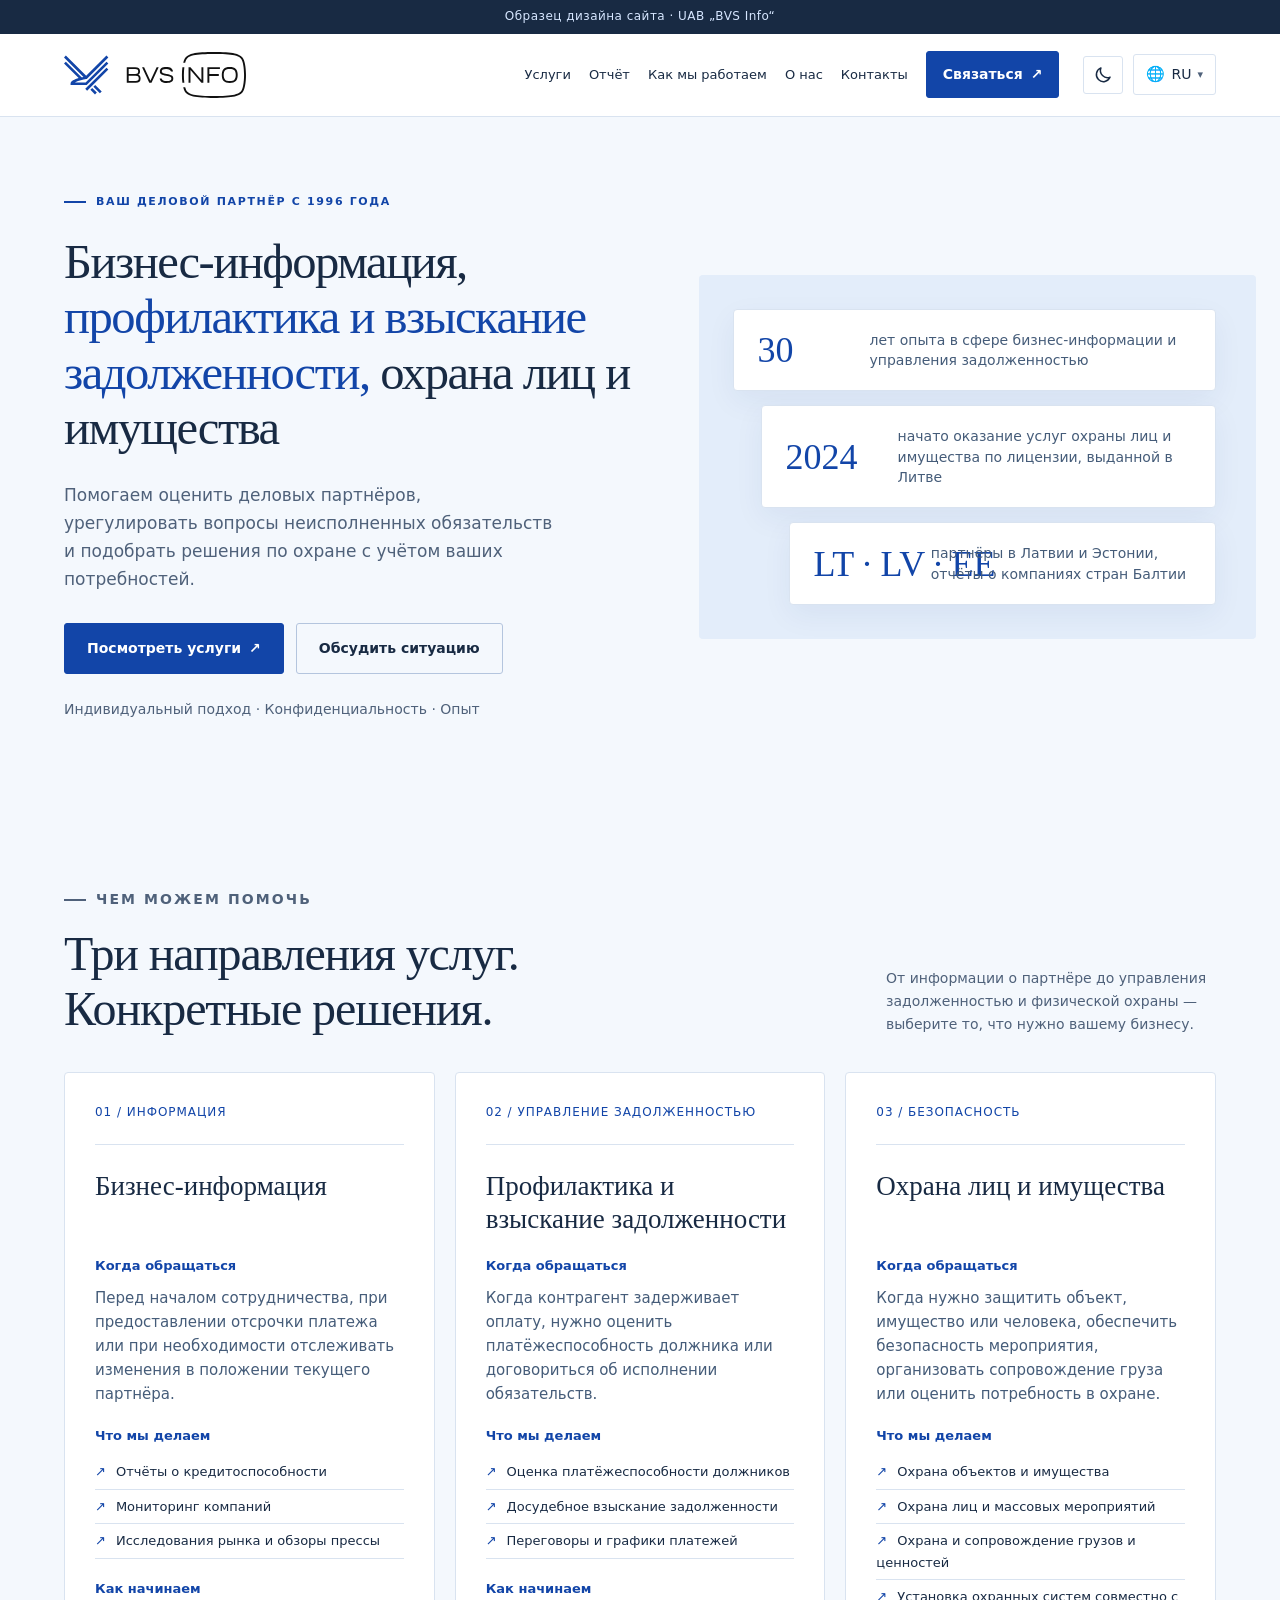
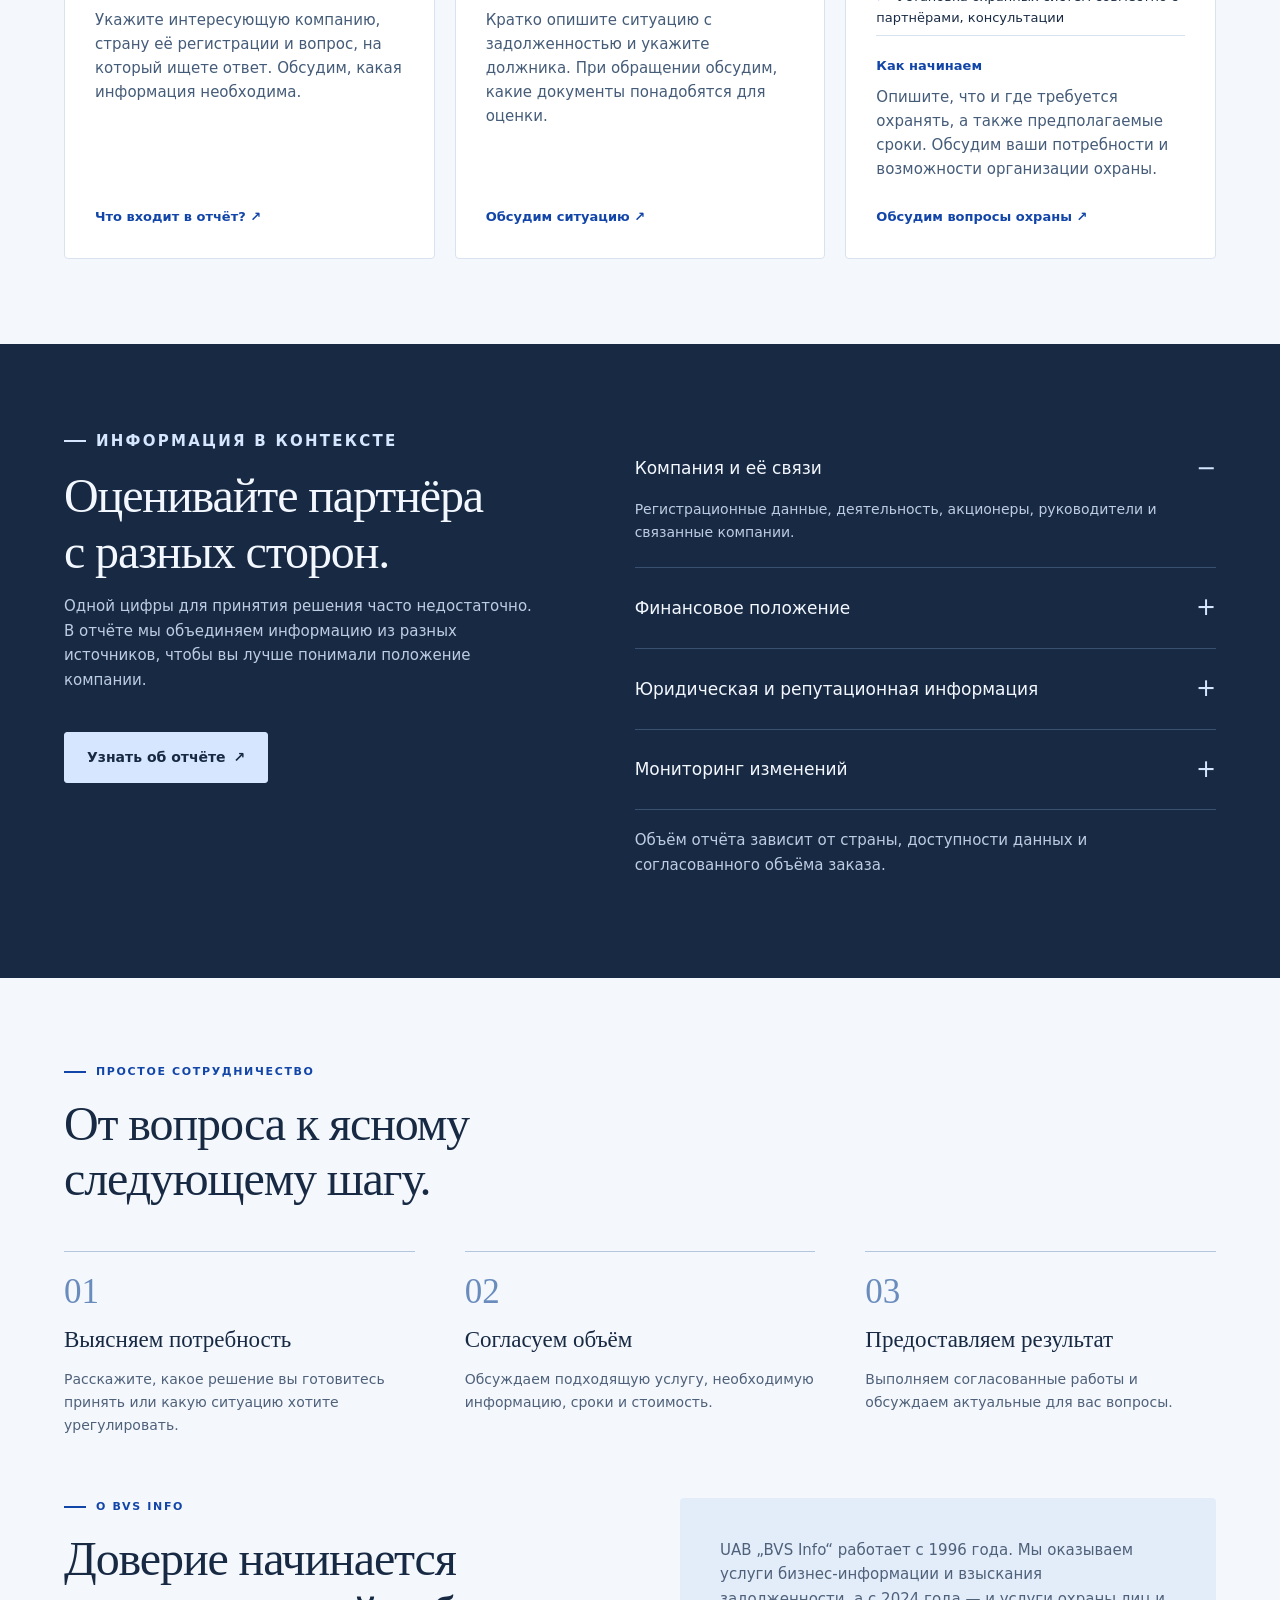
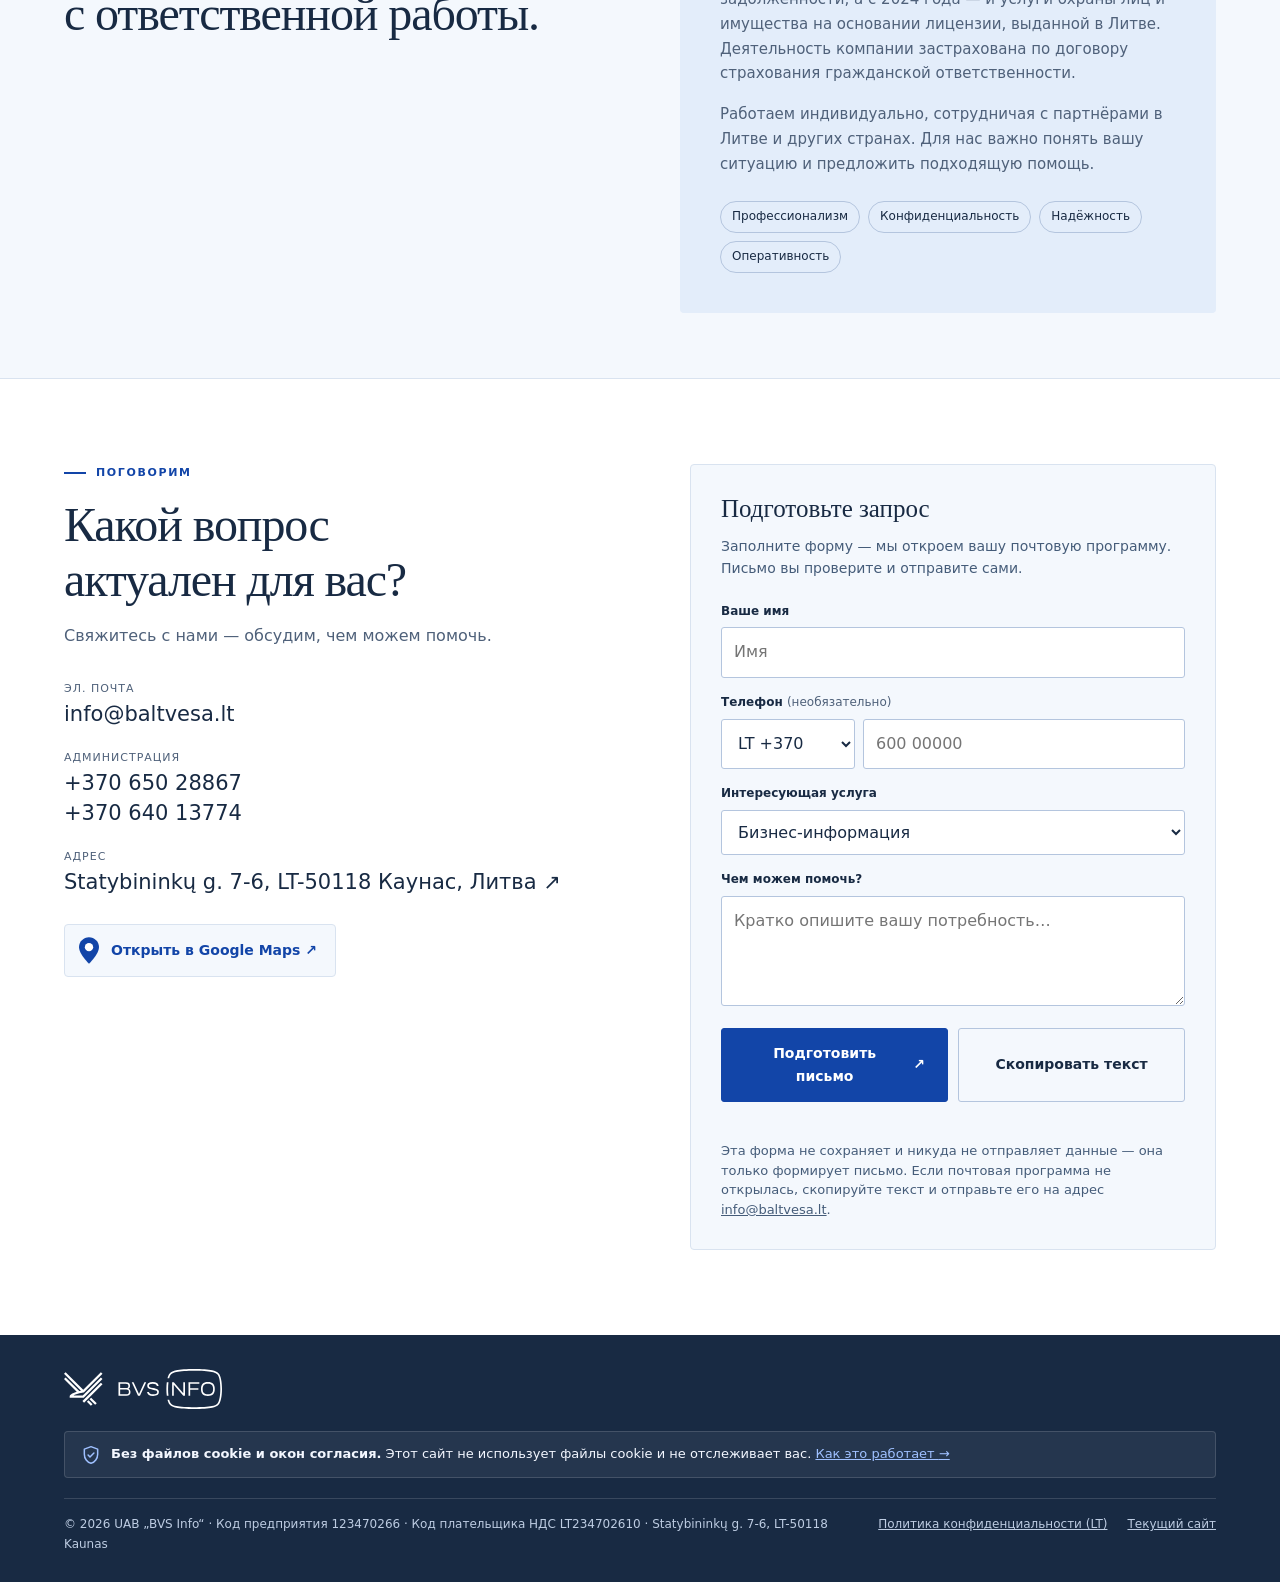
<file: ru/index.html>
<!doctype html>
<html lang="ru">
<head>
  <meta charset="utf-8">
  <meta name="viewport" content="width=device-width, initial-scale=1">
  <title>BVS Info — бизнес-информация, взыскание задолженности, охрана | Каунас, Литва</title>
  <meta name="description" content="UAB „BVS Info“ с 1996 года: оценка деловых партнёров, профилактика задолженности и её досудебное взыскание, охрана лиц и имущества. Каунас, Литва.">
  <!-- Kol tai dizaino pavyzdys, paieškos sistemoms neindeksuoti. Keliant į baltvesa.lt – ištrinti šią eilutę. -->
  <meta name="robots" content="noindex, nofollow">
  <link rel="canonical" href="https://baltvesa.lt/ru/">
  <link rel="alternate" hreflang="lt" href="https://baltvesa.lt/">
  <link rel="alternate" hreflang="en" href="https://baltvesa.lt/en/">
  <link rel="alternate" hreflang="pl" href="https://baltvesa.lt/pl/">
  <link rel="alternate" hreflang="lv" href="https://baltvesa.lt/lv/">
  <link rel="alternate" hreflang="et" href="https://baltvesa.lt/et/">
  <link rel="alternate" hreflang="ru" href="https://baltvesa.lt/ru/">
  <link rel="alternate" hreflang="uk" href="https://baltvesa.lt/uk/">
  <link rel="alternate" hreflang="de" href="https://baltvesa.lt/de/">
  <link rel="alternate" hreflang="fr" href="https://baltvesa.lt/fr/">
  <link rel="alternate" hreflang="es" href="https://baltvesa.lt/es/">
  <link rel="alternate" hreflang="it" href="https://baltvesa.lt/it/">
  <link rel="alternate" hreflang="x-default" href="https://baltvesa.lt/">
  <meta name="theme-color" content="#1245a8">
  <meta property="og:type" content="website">
  <meta property="og:locale" content="ru_RU">
  <meta property="og:site_name" content="BVS Info">
  <meta property="og:title" content="BVS Info — ясность для ваших бизнес-решений">
  <meta property="og:description" content="Бизнес-информация, профилактика и взыскание задолженности, охрана лиц и имущества. Индивидуальные решения для бизнеса с 1996 года.">
  <meta property="og:url" content="https://baltvesa.lt/ru/">
  <meta property="og:image" content="https://baltvesa.lt/img/og-image.png">
  <link rel="icon" type="image/svg+xml" href="../img/favicon.svg">
  <script>
    /* Tema nustatoma prieš įkeliant CSS, kad puslapis nemirgėtų: įsimintas pasirinkimas (localStorage) arba sistemos nustatymas. */
    (function () {
      var saved = null;
      try { saved = window.localStorage.getItem('bvs-theme'); } catch (e) {}
      var system = window.matchMedia && window.matchMedia('(prefers-color-scheme: dark)').matches ? 'dark' : 'light';
      document.documentElement.setAttribute('data-theme', saved === 'dark' || saved === 'light' ? saved : system);
    })();
  </script>
  <link rel="stylesheet" href="../css/style.css">
  <script type="application/ld+json">
  {
    "@context": "https://schema.org",
    "@type": "ProfessionalService",
    "name": "UAB „BVS Info“",
    "legalName": "BVS Info, UAB",
    "url": "https://baltvesa.lt/",
    "email": "info@baltvesa.lt",
    "telephone": ["+370 650 28867", "+370 640 13774"],
    "foundingDate": "1996-01-17",
    "taxID": "123470266",
    "vatID": "LT234702610",
    "address": {
      "@type": "PostalAddress",
      "streetAddress": "Statybininkų g. 7-6",
      "postalCode": "LT-50118",
      "addressLocality": "Kaunas",
      "addressCountry": "LT"
    },
    "geo": {
      "@type": "GeoCoordinates",
      "latitude": 54.920534,
      "longitude": 23.949636
    },
    "areaServed": "LT"
  }
  </script>
</head>
<body>
<a class="skip-link" href="#turinys">Перейти к содержанию</a>

<!-- Pavyzdžio juosta. Pateikiant klientui galutinę versiją – ištrinti šį <div>. -->
<div class="demo">Образец дизайна сайта · UAB „BVS Info“</div>

<header class="site-header">
  <div class="wrap nav">
    <a class="brand" href="../" aria-label="BVS Info – на главную">
      <img class="logo-light" src="../img/logo.svg" alt="BVS Info" width="237" height="60">
      <img class="logo-dark" src="../img/logo-white.svg" alt="BVS Info" width="237" height="60">
    </a>
    <nav id="navigation" aria-label="Главное меню">
      <a href="#paslaugos">Услуги</a>
      <a href="#informacija">Отчёт</a>
      <a href="#procesas">Как мы работаем</a>
      <a href="#apie">О нас</a>
      <a href="#kontaktai">Контакты</a>
      <a class="btn" href="#inquiry">Связаться <span aria-hidden="true">↗</span></a>
    </nav>
    <div class="nav-tools">
      <button class="theme" type="button" aria-label="Переключить светлую или тёмную тему" title="Переключить светлую или тёмную тему">
        <svg class="ico-moon" viewBox="0 0 24 24" aria-hidden="true" focusable="false"><path d="M20.5 14.5A8.5 8.5 0 0 1 9.5 3.5a8.5 8.5 0 1 0 11 11z" fill="none" stroke="currentColor" stroke-width="1.8" stroke-linejoin="round"/></svg>
        <svg class="ico-sun" viewBox="0 0 24 24" aria-hidden="true" focusable="false"><circle cx="12" cy="12" r="4.2" fill="none" stroke="currentColor" stroke-width="1.8"/><path d="M12 2.5v2.5M12 19v2.5M2.5 12H5M19 12h2.5M5.3 5.3l1.8 1.8M16.9 16.9l1.8 1.8M5.3 18.7l1.8-1.8M16.9 7.1l1.8-1.8" fill="none" stroke="currentColor" stroke-width="1.8" stroke-linecap="round"/></svg>
      </button>
      <details class="lang">
        <summary aria-label="Выбрать язык"><span class="globe" aria-hidden="true">🌐</span> RU <span class="caret" aria-hidden="true">▾</span></summary>
        <ul>
          <li><a href="../" lang="lt" hreflang="lt">Lietuvių</a></li>
          <li><a href="../en/" lang="en" hreflang="en">English</a></li>
          <li><a href="../pl/" lang="pl" hreflang="pl">Polski</a></li>
          <li><a href="../lv/" lang="lv" hreflang="lv">Latviešu</a></li>
          <li><a href="../et/" lang="et" hreflang="et">Eesti</a></li>
          <li><a href="../ru/" lang="ru" hreflang="ru" aria-current="page">Русский</a></li>
          <li><a href="../uk/" lang="uk" hreflang="uk">Українська</a></li>
          <li><a href="../de/" lang="de" hreflang="de">Deutsch</a></li>
          <li><a href="../fr/" lang="fr" hreflang="fr">Français</a></li>
          <li><a href="../es/" lang="es" hreflang="es">Español</a></li>
          <li><a href="../it/" lang="it" hreflang="it">Italiano</a></li>
        </ul>
      </details>
      <button class="menu" type="button" aria-expanded="false" aria-controls="navigation">
        Меню <span aria-hidden="true">☰</span>
      </button>
    </div>
  </div>
</header>

<main id="turinys">
  <div class="wrap">
    <div class="hero">
      <div>
        <p class="eyebrow">Ваш деловой партнёр с 1996 года</p>
        <h1>Бизнес-информация, <em>профилактика и взыскание задолженности,</em> охрана лиц и имущества</h1>
        <p class="lead">Помогаем оценить деловых партнёров, урегулировать вопросы неисполненных обязательств и подобрать решения по охране с учётом ваших потребностей.</p>
        <div class="actions">
          <a class="btn" href="#paslaugos">Посмотреть услуги <span aria-hidden="true">↗</span></a>
          <a class="btn light" href="#kontaktai">Обсудить ситуацию</a>
        </div>
        <p class="micro">Индивидуальный подход · Конфиденциальность · Опыт</p>
      </div>

      <aside class="facts" aria-label="Ключевые факты">
        <div class="fact"><b>30</b><span>лет опыта в сфере бизнес-информации и управления задолженностью</span></div>
        <div class="fact"><b>2024</b><span>начато оказание услуг охраны лиц и имущества по лицензии, выданной в Литве</span></div>
        <div class="fact"><b>LT · LV · EE</b><span>партнёры в Латвии и Эстонии, отчёты о компаниях стран Балтии</span></div>
      </aside>
    </div>
  </div>

  <section id="paslaugos" class="wrap">
    <div class="section-head">
      <div>
        <p class="eyebrow">Чем можем помочь</p>
        <h2>Три направления услуг.<br>Конкретные решения.</h2>
      </div>
      <p>От информации о партнёре до управления задолженностью и физической охраны — выберите то, что нужно вашему бизнесу.</p>
    </div>

    <div class="services">
      <article class="service">
        <span class="num">01 / ИНФОРМАЦИЯ</span>
        <h3>Бизнес-информация</h3>
        <div class="service-part">
          <h4>Когда обращаться</h4>
          <p>Перед началом сотрудничества, при предоставлении отсрочки платежа или при необходимости отслеживать изменения в положении текущего партнёра.</p>
        </div>
        <div class="service-part">
          <h4>Что мы делаем</h4>
          <ul>
            <li>Отчёты о кредитоспособности</li>
            <li>Мониторинг компаний</li>
            <li>Исследования рынка и обзоры прессы</li>
          </ul>
        </div>
        <div class="service-part">
          <h4>Как начинаем</h4>
          <p>Укажите интересующую компанию, страну её регистрации и вопрос, на который ищете ответ. Обсудим, какая информация необходима.</p>
        </div>
        <a href="#informacija">Что входит в отчёт? <span aria-hidden="true">↗</span></a>
      </article>

      <article class="service">
        <span class="num">02 / УПРАВЛЕНИЕ ЗАДОЛЖЕННОСТЬЮ</span>
        <h3>Профилактика и взыскание задолженности</h3>
        <div class="service-part">
          <h4>Когда обращаться</h4>
          <p>Когда контрагент задерживает оплату, нужно оценить платёжеспособность должника или договориться об исполнении обязательств.</p>
        </div>
        <div class="service-part">
          <h4>Что мы делаем</h4>
          <ul>
            <li>Оценка платёжеспособности должников</li>
            <li>Досудебное взыскание задолженности</li>
            <li>Переговоры и графики платежей</li>
          </ul>
        </div>
        <div class="service-part">
          <h4>Как начинаем</h4>
          <p>Кратко опишите ситуацию с задолженностью и укажите должника. При обращении обсудим, какие документы понадобятся для оценки.</p>
        </div>
        <a href="#kontaktai" data-service="Профилактика и взыскание задолженности">Обсудим ситуацию <span aria-hidden="true">↗</span></a>
      </article>

      <article class="service">
        <span class="num">03 / БЕЗОПАСНОСТЬ</span>
        <h3>Охрана лиц и имущества</h3>
        <div class="service-part">
          <h4>Когда обращаться</h4>
          <p>Когда нужно защитить объект, имущество или человека, обеспечить безопасность мероприятия, организовать сопровождение груза или оценить потребность в охране.</p>
        </div>
        <div class="service-part">
          <h4>Что мы делаем</h4>
          <ul>
            <li>Охрана объектов и имущества</li>
            <li>Охрана лиц и массовых мероприятий</li>
            <li>Охрана и сопровождение грузов и ценностей</li>
            <li>Установка охранных систем совместно с партнёрами, консультации</li>
          </ul>
        </div>
        <div class="service-part">
          <h4>Как начинаем</h4>
          <p>Опишите, что и где требуется охранять, а также предполагаемые сроки. Обсудим ваши потребности и возможности организации охраны.</p>
        </div>
        <a href="#kontaktai" data-service="Охранные услуги">Обсудим вопросы охраны <span aria-hidden="true">↗</span></a>
      </article>
    </div>
  </section>

  <section class="detail" id="informacija">
    <div class="wrap detail-grid">
      <div>
        <p class="eyebrow">Информация в контексте</p>
        <h2>Оценивайте партнёра<br>с разных сторон.</h2>
        <p>Одной цифры для принятия решения часто недостаточно. В отчёте мы объединяем информацию из разных источников, чтобы вы лучше понимали положение компании.</p>
        <a class="btn" href="#kontaktai" data-service="Бизнес-информация">Узнать об отчёте <span aria-hidden="true">↗</span></a>
      </div>
      <div>
        <details open>
          <summary>Компания и её связи</summary>
          <p>Регистрационные данные, деятельность, акционеры, руководители и связанные компании.</p>
        </details>
        <details>
          <summary>Финансовое положение</summary>
          <p>Финансовая отчётность, показатели и кредитный рейтинг, дающие общую картину платёжеспособности.</p>
        </details>
        <details>
          <summary>Юридическая и репутационная информация</summary>
          <p>Судебная информация, аресты имущества, публикации в прессе и информация о международных санкциях.</p>
        </details>
        <details>
          <summary>Мониторинг изменений</summary>
          <p>С согласованной периодичностью отслеживаем изменения регистрационных данных, задолженностей и другие значимые изменения в выбранных компаниях.</p>
        </details>
        <p class="fine-print">Объём отчёта зависит от страны, доступности данных и согласованного объёма заказа.</p>
      </div>
    </div>
  </section>

  <section id="procesas" class="wrap">
    <p class="eyebrow">Простое сотрудничество</p>
    <h2>От вопроса к ясному<br>следующему шагу.</h2>
    <ol class="process">
      <li class="step">
        <b aria-hidden="true">01</b>
        <h3>Выясняем потребность</h3>
        <p>Расскажите, какое решение вы готовитесь принять или какую ситуацию хотите урегулировать.</p>
      </li>
      <li class="step">
        <b aria-hidden="true">02</b>
        <h3>Согласуем объём</h3>
        <p>Обсуждаем подходящую услугу, необходимую информацию, сроки и стоимость.</p>
      </li>
      <li class="step">
        <b aria-hidden="true">03</b>
        <h3>Предоставляем результат</h3>
        <p>Выполняем согласованные работы и обсуждаем актуальные для вас вопросы.</p>
      </li>
    </ol>
  </section>

  <section id="apie" class="wrap about">
    <div>
      <p class="eyebrow">О BVS Info</p>
      <h2>Доверие начинается<br>с ответственной работы.</h2>
    </div>
    <div class="about-block">
      <p>UAB „BVS Info“ работает с 1996 года. Мы оказываем услуги бизнес-информации и взыскания задолженности, а с 2024 года — и услуги охраны лиц и имущества на основании лицензии, выданной в Литве. Деятельность компании застрахована по договору страхования гражданской ответственности.</p>
      <p>Работаем индивидуально, сотрудничая с партнёрами в Литве и других странах. Для нас важно понять вашу ситуацию и предложить подходящую помощь.</p>
      <ul class="values" aria-label="Ценности">
        <li>Профессионализм</li>
        <li>Конфиденциальность</li>
        <li>Надёжность</li>
        <li>Оперативность</li>
      </ul>
    </div>
  </section>

  <section class="contact" id="kontaktai">
    <div class="wrap contact-grid">
      <div>
        <p class="eyebrow">Поговорим</p>
        <h2>Какой вопрос<br>актуален для вас?</h2>
        <p class="muted">Свяжитесь с нами — обсудим, чем можем помочь.</p>
        <dl class="contact-list">
          <div>
            <dt>Эл. почта</dt>
            <dd><a href="mailto:info@baltvesa.lt">info@baltvesa.lt</a></dd>
          </div>
          <div>
            <dt>Администрация</dt>
            <dd>
              <a href="tel:+37065028867">+370 650 28867</a><br>
              <a href="tel:+37064013774">+370 640 13774</a>
            </dd>
          </div>
          <div>
            <dt>Адрес</dt>
            <dd>
              <!-- Koordinatės iš baltvesa.lt kontaktų puslapio: paieška pagal adresą Google atveda į klaidingą vietą -->
              <a href="https://www.google.com/maps/search/?api=1&query=54.920534%2C23.949636" target="_blank" rel="noopener">Statybininkų g. 7-6, LT-50118 Каунас, Литва <span aria-hidden="true">↗</span></a>
            </dd>
          </div>
        </dl>
        <!-- Žemėlapis neįterpiamas (jokio Google kodo svetainėje) – tik nuoroda, atsidaranti naujame lange. -->
        <p class="map-link">
          <a href="https://www.google.com/maps/search/?api=1&query=54.920534%2C23.949636" target="_blank" rel="noopener" aria-label="Карта: Statybininkų g. 7-6, Каунас">
            <svg viewBox="0 0 24 32" aria-hidden="true" focusable="false"><path d="M12 0C5.4 0 0 5.3 0 11.9 0 20.5 12 32 12 32s12-11.5 12-20.1C24 5.3 18.6 0 12 0z" fill="currentColor"/><circle cx="12" cy="12" r="5" fill="#fff"/></svg>
            <span>Открыть в Google Maps <span aria-hidden="true">↗</span></span>
          </a>
        </p>
      </div>

      <form class="form" id="inquiry" novalidate>
        <h3>Подготовьте запрос</h3>
        <p class="form-intro">Заполните форму — мы откроем вашу почтовую программу. Письмо вы проверите и отправите сами.</p>

        <label for="f-name">Ваше имя</label>
        <input id="f-name" name="name" autocomplete="name" placeholder="Имя" required maxlength="120">

        <label for="f-phone">Телефон <span class="optional">(необязательно)</span></label>
        <div class="phone-row">
          <select id="f-code" name="code" aria-label="Код страны">
            <option value="+370" selected>LT +370</option>
            <option value="+371">LV +371</option>
            <option value="+372">EE +372</option>
            <option value="+48">PL +48</option>
            <option value="+380">UA +380</option>
            <option value="+44">UK +44</option>
            <option value="+49">DE +49</option>
            <option value="+33">FR +33</option>
            <option value="+34">ES +34</option>
            <option value="+39">IT +39</option>
          </select>
          <input id="f-phone" name="phone" type="tel" inputmode="tel" autocomplete="tel-national" placeholder="600 00000" maxlength="20">
        </div>

        <label for="service">Интересующая услуга</label>
        <select id="service" name="service">
          <option>Бизнес-информация</option>
          <option>Профилактика и взыскание задолженности</option>
          <option>Охранные услуги</option>
          <option>Другой вопрос</option>
        </select>

        <label for="f-message">Чем можем помочь?</label>
        <textarea id="f-message" name="message" placeholder="Кратко опишите вашу потребность…" required maxlength="5000"></textarea>

        <div class="form-actions">
          <button class="btn" type="submit">Подготовить письмо <span aria-hidden="true">↗</span></button>
          <button class="btn light" type="button" id="copy-btn">Скопировать текст</button>
        </div>
        <p id="form-status" role="status" aria-live="polite"></p>
        <small>Эта форма не сохраняет и никуда не отправляет данные — она только формирует письмо. Если почтовая программа не открылась, скопируйте текст и отправьте его на адрес <a href="mailto:info@baltvesa.lt">info@baltvesa.lt</a>.</small>
      </form>
    </div>
  </section>
</main>

<footer class="site-footer">
  <div class="wrap footer">
    <img class="footer-logo" src="../img/logo-white.svg" alt="BVS Info" width="190" height="48">
    <p class="footer-note">
      <svg viewBox="0 0 24 24" aria-hidden="true" focusable="false"><path d="M12 2 4 5v6c0 5.2 3.4 10 8 11 4.6-1 8-5.8 8-11V5l-8-3z" fill="none" stroke="currentColor" stroke-width="1.8" stroke-linejoin="round"/><path d="m8.5 12 2.3 2.3L15.5 9.6" fill="none" stroke="currentColor" stroke-width="1.8" stroke-linecap="round" stroke-linejoin="round"/></svg>
      <span><strong>Без файлов cookie и окон согласия.</strong> Этот сайт не использует файлы cookie и не отслеживает вас. <a href="../privatumo-politika.html">Как это работает <span aria-hidden="true">→</span></a></span>
    </p>
    <div class="footer-row">
      <span class="footer-legal">© <span id="year">2026</span> UAB „BVS Info“ · Код предприятия 123470266 · Код плательщика НДС LT234702610 · Statybininkų g. 7-6, LT-50118 Kaunas</span>
      <nav aria-label="Дополнительные ссылки">
        <a href="../privatumo-politika.html">Политика конфиденциальности (LT)</a>
        <a href="https://baltvesa.lt/" target="_blank" rel="noopener">Текущий сайт</a>
      </nav>
    </div>
  </div>
</footer>

<script>
window.BVS_TEXT = {
  need: "Введите имя и кратко опишите потребность.",
  opening: "Открываем вашу почтовую программу. Если она не открылась, нажмите «Скопировать текст» и отправьте письмо на адрес {email}.",
  copied: "Текст скопирован. Вставьте его в письмо и отправьте на адрес {email}.",
  copyFail: "Не удалось скопировать автоматически. Выделите текст в форме и скопируйте вручную.",
  to: "Кому",
  subject: "Тема",
  subjectPrefix: "Запрос: ",
  greeting: "Здравствуйте,",
  regards: "С уважением",
  tel: "Тел."
};
</script>
<script src="../js/main.js"></script>
</body>
</html>
</file>
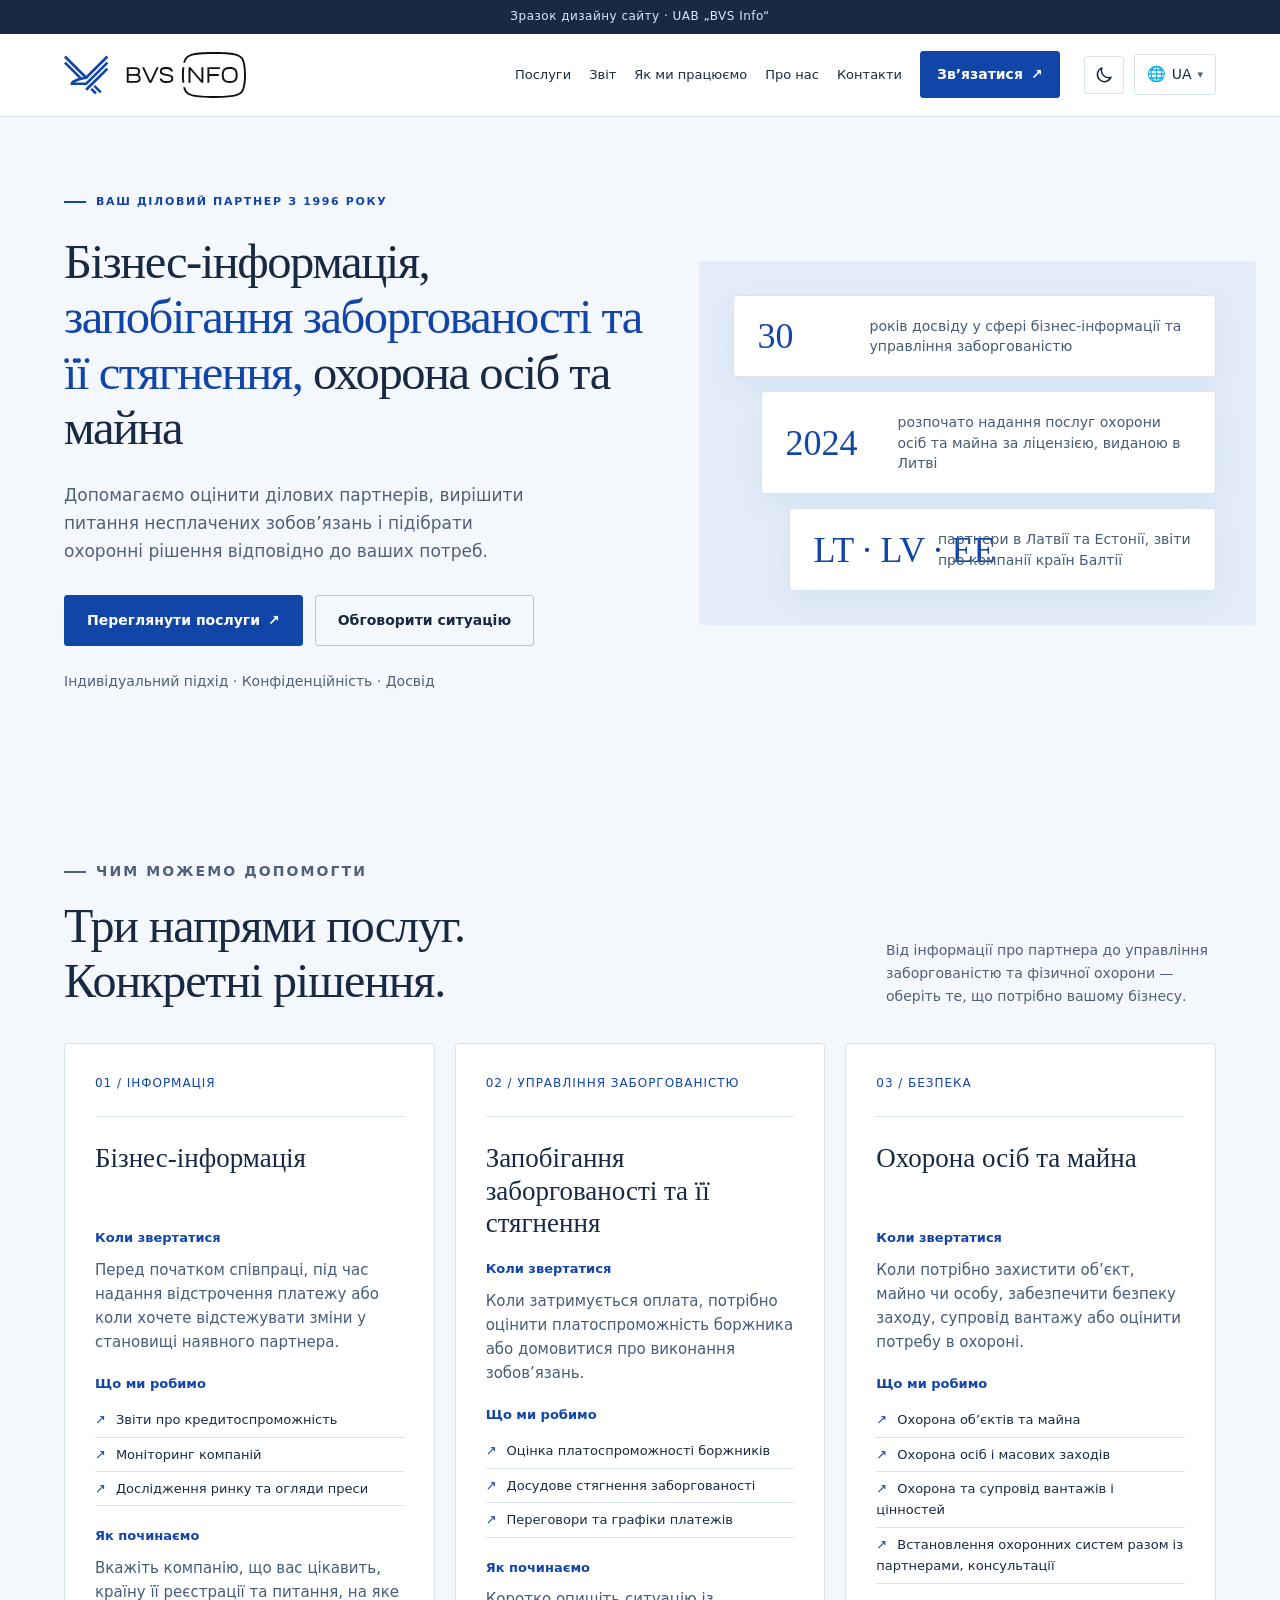
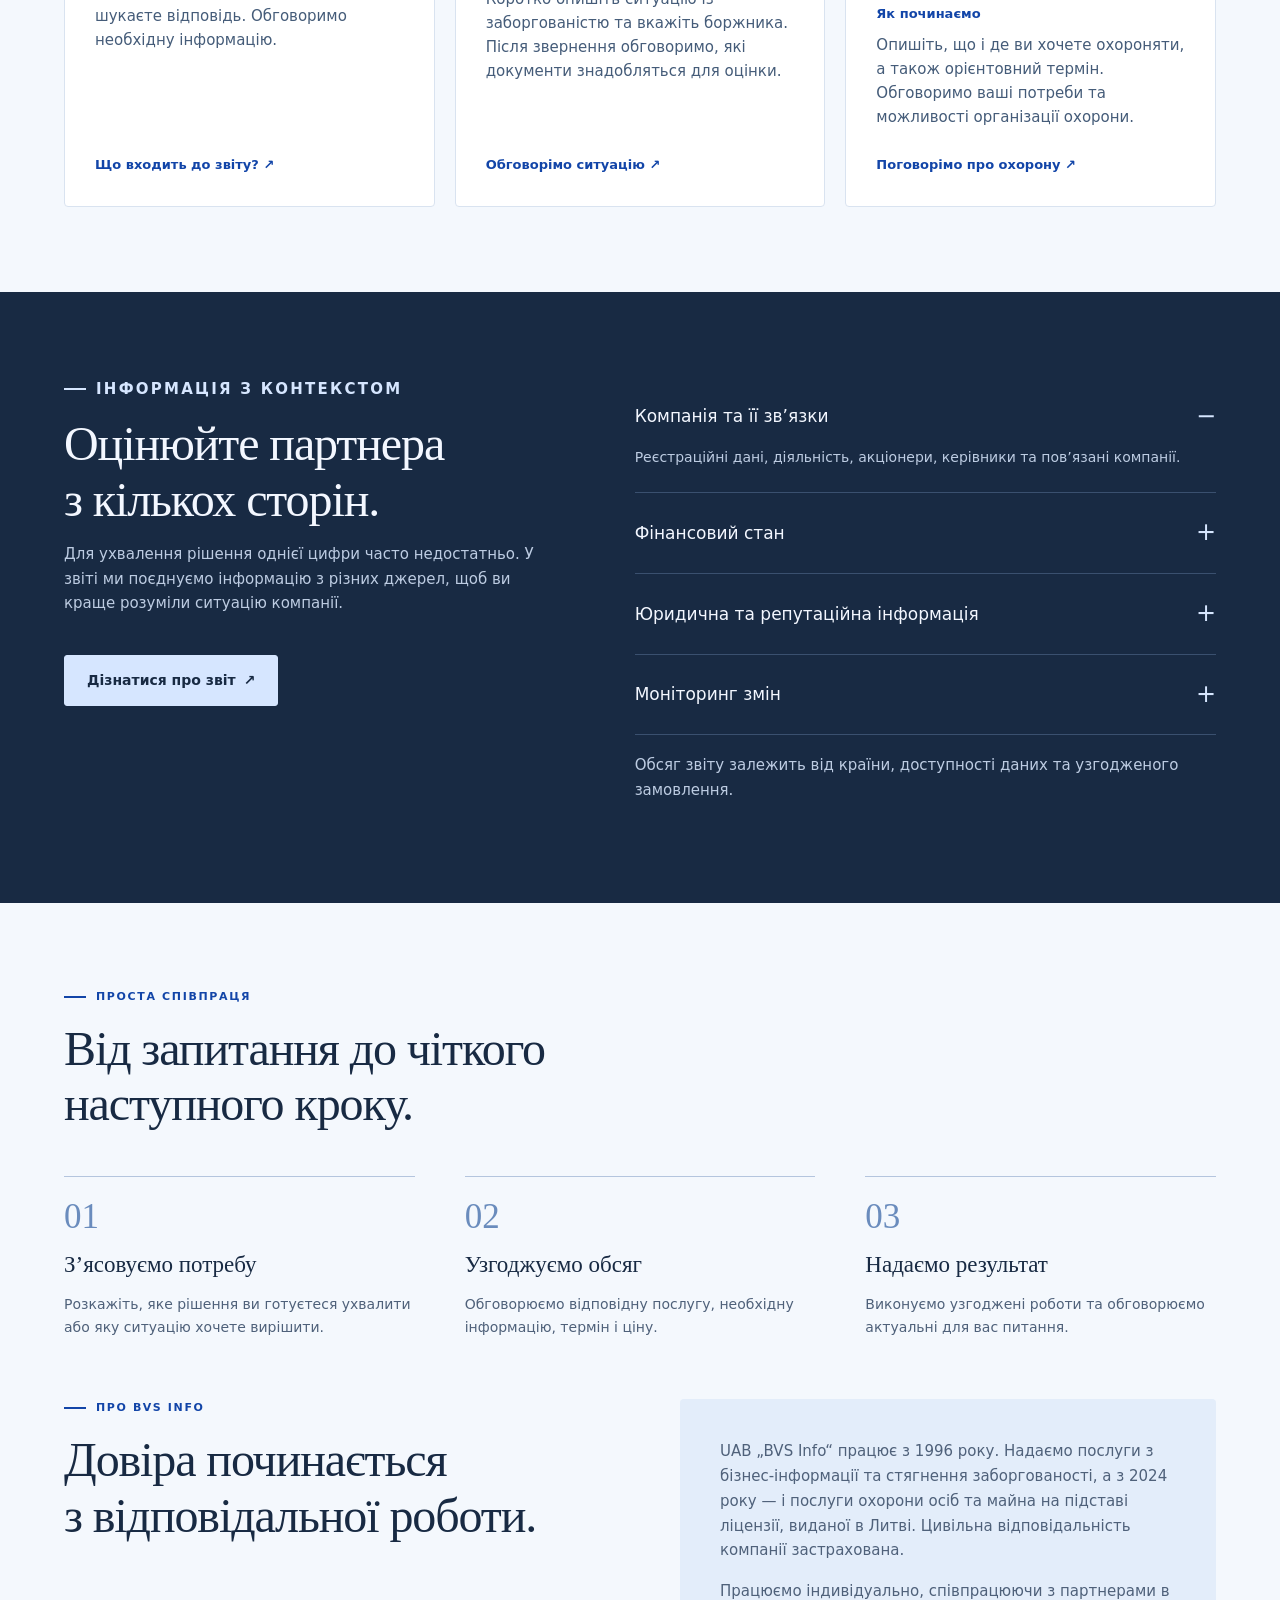
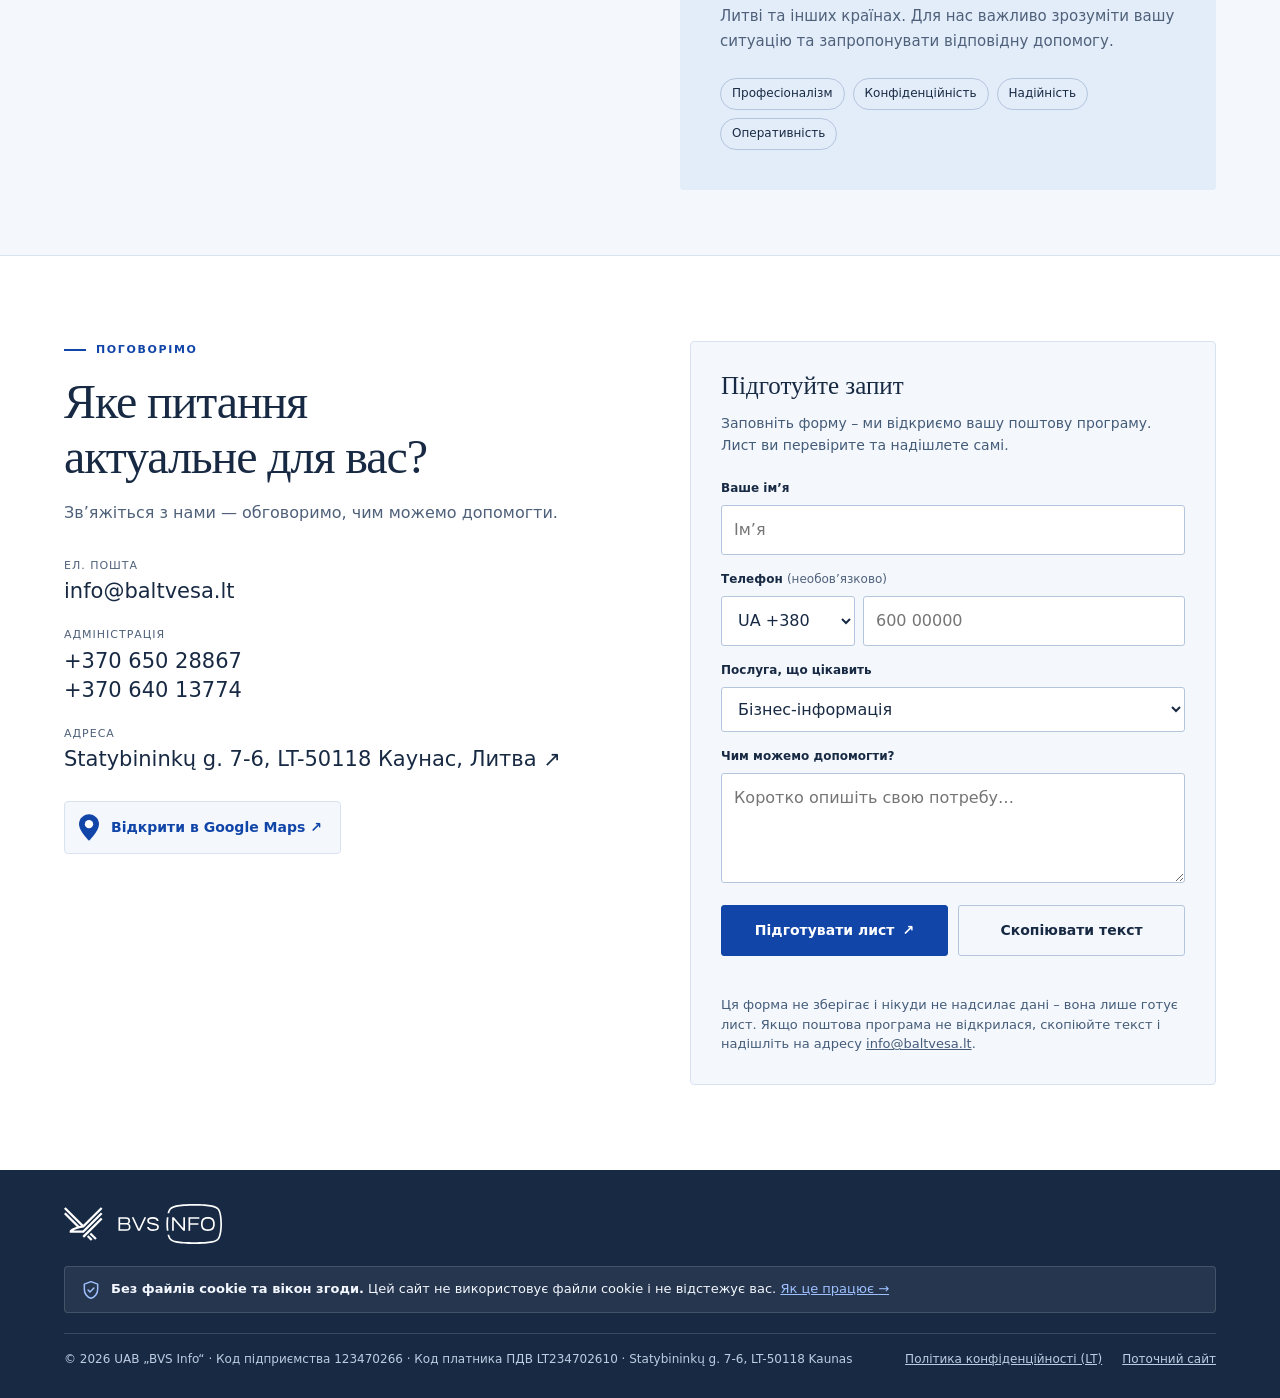
<file: uk/index.html>
<!doctype html>
<html lang="uk">
<head>
  <meta charset="utf-8">
  <meta name="viewport" content="width=device-width, initial-scale=1">
  <title>BVS Info — бізнес-інформація, стягнення заборгованості, охорона | Каунас, Литва</title>
  <meta name="description" content="UAB „BVS Info“ з 1996 року: оцінка ділових партнерів, запобігання заборгованості та її досудове стягнення, охорона осіб та майна. Каунас, Литва.">
  <!-- Kol tai dizaino pavyzdys, paieškos sistemoms neindeksuoti. Keliant į baltvesa.lt – ištrinti šią eilutę. -->
  <meta name="robots" content="noindex, nofollow">
  <link rel="canonical" href="https://baltvesa.lt/uk/">
  <link rel="alternate" hreflang="lt" href="https://baltvesa.lt/">
  <link rel="alternate" hreflang="en" href="https://baltvesa.lt/en/">
  <link rel="alternate" hreflang="pl" href="https://baltvesa.lt/pl/">
  <link rel="alternate" hreflang="lv" href="https://baltvesa.lt/lv/">
  <link rel="alternate" hreflang="et" href="https://baltvesa.lt/et/">
  <link rel="alternate" hreflang="ru" href="https://baltvesa.lt/ru/">
  <link rel="alternate" hreflang="uk" href="https://baltvesa.lt/uk/">
  <link rel="alternate" hreflang="de" href="https://baltvesa.lt/de/">
  <link rel="alternate" hreflang="fr" href="https://baltvesa.lt/fr/">
  <link rel="alternate" hreflang="es" href="https://baltvesa.lt/es/">
  <link rel="alternate" hreflang="it" href="https://baltvesa.lt/it/">
  <link rel="alternate" hreflang="x-default" href="https://baltvesa.lt/">
  <meta name="theme-color" content="#1245a8">
  <meta property="og:type" content="website">
  <meta property="og:locale" content="uk_UA">
  <meta property="og:site_name" content="BVS Info">
  <meta property="og:title" content="BVS Info — ясність для ваших бізнес-рішень">
  <meta property="og:description" content="Бізнес-інформація, запобігання заборгованості та її стягнення, охорона осіб та майна. Індивідуальні рішення для бізнесу з 1996 року.">
  <meta property="og:url" content="https://baltvesa.lt/uk/">
  <meta property="og:image" content="https://baltvesa.lt/img/og-image.png">
  <link rel="icon" type="image/svg+xml" href="../img/favicon.svg">
  <script>
    /* Tema nustatoma prieš įkeliant CSS, kad puslapis nemirgėtų: įsimintas pasirinkimas (localStorage) arba sistemos nustatymas. */
    (function () {
      var saved = null;
      try { saved = window.localStorage.getItem('bvs-theme'); } catch (e) {}
      var system = window.matchMedia && window.matchMedia('(prefers-color-scheme: dark)').matches ? 'dark' : 'light';
      document.documentElement.setAttribute('data-theme', saved === 'dark' || saved === 'light' ? saved : system);
    })();
  </script>
  <link rel="stylesheet" href="../css/style.css">
  <script type="application/ld+json">
  {
    "@context": "https://schema.org",
    "@type": "ProfessionalService",
    "name": "UAB „BVS Info“",
    "legalName": "BVS Info, UAB",
    "url": "https://baltvesa.lt/",
    "email": "info@baltvesa.lt",
    "telephone": ["+370 650 28867", "+370 640 13774"],
    "foundingDate": "1996-01-17",
    "taxID": "123470266",
    "vatID": "LT234702610",
    "address": {
      "@type": "PostalAddress",
      "streetAddress": "Statybininkų g. 7-6",
      "postalCode": "LT-50118",
      "addressLocality": "Kaunas",
      "addressCountry": "LT"
    },
    "geo": {
      "@type": "GeoCoordinates",
      "latitude": 54.920534,
      "longitude": 23.949636
    },
    "areaServed": "LT"
  }
  </script>
</head>
<body>
<a class="skip-link" href="#turinys">Перейти до вмісту</a>

<!-- Pavyzdžio juosta. Pateikiant klientui galutinę versiją – ištrinti šį <div>. -->
<div class="demo">Зразок дизайну сайту · UAB „BVS Info“</div>

<header class="site-header">
  <div class="wrap nav">
    <a class="brand" href="../" aria-label="BVS Info – на головну">
      <img class="logo-light" src="../img/logo.svg" alt="BVS Info" width="237" height="60">
      <img class="logo-dark" src="../img/logo-white.svg" alt="BVS Info" width="237" height="60">
    </a>
    <nav id="navigation" aria-label="Головне меню">
      <a href="#paslaugos">Послуги</a>
      <a href="#informacija">Звіт</a>
      <a href="#procesas">Як ми працюємо</a>
      <a href="#apie">Про нас</a>
      <a href="#kontaktai">Контакти</a>
      <a class="btn" href="#inquiry">Зв’язатися <span aria-hidden="true">↗</span></a>
    </nav>
    <div class="nav-tools">
      <button class="theme" type="button" aria-label="Перемкнути світлу або темну тему" title="Перемкнути світлу або темну тему">
        <svg class="ico-moon" viewBox="0 0 24 24" aria-hidden="true" focusable="false"><path d="M20.5 14.5A8.5 8.5 0 0 1 9.5 3.5a8.5 8.5 0 1 0 11 11z" fill="none" stroke="currentColor" stroke-width="1.8" stroke-linejoin="round"/></svg>
        <svg class="ico-sun" viewBox="0 0 24 24" aria-hidden="true" focusable="false"><circle cx="12" cy="12" r="4.2" fill="none" stroke="currentColor" stroke-width="1.8"/><path d="M12 2.5v2.5M12 19v2.5M2.5 12H5M19 12h2.5M5.3 5.3l1.8 1.8M16.9 16.9l1.8 1.8M5.3 18.7l1.8-1.8M16.9 7.1l1.8-1.8" fill="none" stroke="currentColor" stroke-width="1.8" stroke-linecap="round"/></svg>
      </button>
      <details class="lang">
        <summary aria-label="Обрати мову"><span class="globe" aria-hidden="true">🌐</span> UA <span class="caret" aria-hidden="true">▾</span></summary>
        <ul>
          <li><a href="../" lang="lt" hreflang="lt">Lietuvių</a></li>
          <li><a href="../en/" lang="en" hreflang="en">English</a></li>
          <li><a href="../pl/" lang="pl" hreflang="pl">Polski</a></li>
          <li><a href="../lv/" lang="lv" hreflang="lv">Latviešu</a></li>
          <li><a href="../et/" lang="et" hreflang="et">Eesti</a></li>
          <li><a href="../ru/" lang="ru" hreflang="ru">Русский</a></li>
          <li><a href="../uk/" lang="uk" hreflang="uk" aria-current="page">Українська</a></li>
          <li><a href="../de/" lang="de" hreflang="de">Deutsch</a></li>
          <li><a href="../fr/" lang="fr" hreflang="fr">Français</a></li>
          <li><a href="../es/" lang="es" hreflang="es">Español</a></li>
          <li><a href="../it/" lang="it" hreflang="it">Italiano</a></li>
        </ul>
      </details>
      <button class="menu" type="button" aria-expanded="false" aria-controls="navigation">
        Меню <span aria-hidden="true">☰</span>
      </button>
    </div>
  </div>
</header>

<main id="turinys">
  <div class="wrap">
    <div class="hero">
      <div>
        <p class="eyebrow">Ваш діловий партнер з 1996 року</p>
        <h1>Бізнес-інформація, <em>запобігання заборгованості та її стягнення,</em> охорона осіб та майна</h1>
        <p class="lead">Допомагаємо оцінити ділових партнерів, вирішити питання несплачених зобов’язань і підібрати охоронні рішення відповідно до ваших потреб.</p>
        <div class="actions">
          <a class="btn" href="#paslaugos">Переглянути послуги <span aria-hidden="true">↗</span></a>
          <a class="btn light" href="#kontaktai">Обговорити ситуацію</a>
        </div>
        <p class="micro">Індивідуальний підхід · Конфіденційність · Досвід</p>
      </div>

      <aside class="facts" aria-label="Ключові факти">
        <div class="fact"><b>30</b><span>років досвіду у сфері бізнес-інформації та управління заборгованістю</span></div>
        <div class="fact"><b>2024</b><span>розпочато надання послуг охорони осіб та майна за ліцензією, виданою в Литві</span></div>
        <div class="fact"><b>LT · LV · EE</b><span>партнери в Латвії та Естонії, звіти про компанії країн Балтії</span></div>
      </aside>
    </div>
  </div>

  <section id="paslaugos" class="wrap">
    <div class="section-head">
      <div>
        <p class="eyebrow">Чим можемо допомогти</p>
        <h2>Три напрями послуг.<br>Конкретні рішення.</h2>
      </div>
      <p>Від інформації про партнера до управління заборгованістю та фізичної охорони — оберіть те, що потрібно вашому бізнесу.</p>
    </div>

    <div class="services">
      <article class="service">
        <span class="num">01 / ІНФОРМАЦІЯ</span>
        <h3>Бізнес-інформація</h3>
        <div class="service-part">
          <h4>Коли звертатися</h4>
          <p>Перед початком співпраці, під час надання відстрочення платежу або коли хочете відстежувати зміни у становищі наявного партнера.</p>
        </div>
        <div class="service-part">
          <h4>Що ми робимо</h4>
          <ul>
            <li>Звіти про кредитоспроможність</li>
            <li>Моніторинг компаній</li>
            <li>Дослідження ринку та огляди преси</li>
          </ul>
        </div>
        <div class="service-part">
          <h4>Як починаємо</h4>
          <p>Вкажіть компанію, що вас цікавить, країну її реєстрації та питання, на яке шукаєте відповідь. Обговоримо необхідну інформацію.</p>
        </div>
        <a href="#informacija">Що входить до звіту? <span aria-hidden="true">↗</span></a>
      </article>

      <article class="service">
        <span class="num">02 / УПРАВЛІННЯ ЗАБОРГОВАНІСТЮ</span>
        <h3>Запобігання заборгованості та її стягнення</h3>
        <div class="service-part">
          <h4>Коли звертатися</h4>
          <p>Коли затримується оплата, потрібно оцінити платоспроможність боржника або домовитися про виконання зобов’язань.</p>
        </div>
        <div class="service-part">
          <h4>Що ми робимо</h4>
          <ul>
            <li>Оцінка платоспроможності боржників</li>
            <li>Досудове стягнення заборгованості</li>
            <li>Переговори та графіки платежів</li>
          </ul>
        </div>
        <div class="service-part">
          <h4>Як починаємо</h4>
          <p>Коротко опишіть ситуацію із заборгованістю та вкажіть боржника. Після звернення обговоримо, які документи знадобляться для оцінки.</p>
        </div>
        <a href="#kontaktai" data-service="Запобігання заборгованості та її стягнення">Обговорімо ситуацію <span aria-hidden="true">↗</span></a>
      </article>

      <article class="service">
        <span class="num">03 / БЕЗПЕКА</span>
        <h3>Охорона осіб та майна</h3>
        <div class="service-part">
          <h4>Коли звертатися</h4>
          <p>Коли потрібно захистити об’єкт, майно чи особу, забезпечити безпеку заходу, супровід вантажу або оцінити потребу в охороні.</p>
        </div>
        <div class="service-part">
          <h4>Що ми робимо</h4>
          <ul>
            <li>Охорона об’єктів та майна</li>
            <li>Охорона осіб і масових заходів</li>
            <li>Охорона та супровід вантажів і цінностей</li>
            <li>Встановлення охоронних систем разом із партнерами, консультації</li>
          </ul>
        </div>
        <div class="service-part">
          <h4>Як починаємо</h4>
          <p>Опишіть, що і де ви хочете охороняти, а також орієнтовний термін. Обговоримо ваші потреби та можливості організації охорони.</p>
        </div>
        <a href="#kontaktai" data-service="Охоронні послуги">Поговорімо про охорону <span aria-hidden="true">↗</span></a>
      </article>
    </div>
  </section>

  <section class="detail" id="informacija">
    <div class="wrap detail-grid">
      <div>
        <p class="eyebrow">Інформація з контекстом</p>
        <h2>Оцінюйте партнера<br>з кількох сторін.</h2>
        <p>Для ухвалення рішення однієї цифри часто недостатньо. У звіті ми поєднуємо інформацію з різних джерел, щоб ви краще розуміли ситуацію компанії.</p>
        <a class="btn" href="#kontaktai" data-service="Бізнес-інформація">Дізнатися про звіт <span aria-hidden="true">↗</span></a>
      </div>
      <div>
        <details open>
          <summary>Компанія та її зв’язки</summary>
          <p>Реєстраційні дані, діяльність, акціонери, керівники та пов’язані компанії.</p>
        </details>
        <details>
          <summary>Фінансовий стан</summary>
          <p>Фінансова звітність, показники та кредитний рейтинг, що дають загальну картину платоспроможності.</p>
        </details>
        <details>
          <summary>Юридична та репутаційна інформація</summary>
          <p>Судові дані, арешти майна, повідомлення в пресі та інформація про міжнародні санкції.</p>
        </details>
        <details>
          <summary>Моніторинг змін</summary>
          <p>З узгодженою періодичністю відстежуємо зміни реєстраційних даних, заборгованості та інші актуальні зміни обраних компаній.</p>
        </details>
        <p class="fine-print">Обсяг звіту залежить від країни, доступності даних та узгодженого замовлення.</p>
      </div>
    </div>
  </section>

  <section id="procesas" class="wrap">
    <p class="eyebrow">Проста співпраця</p>
    <h2>Від запитання до чіткого<br>наступного кроку.</h2>
    <ol class="process">
      <li class="step">
        <b aria-hidden="true">01</b>
        <h3>З’ясовуємо потребу</h3>
        <p>Розкажіть, яке рішення ви готуєтеся ухвалити або яку ситуацію хочете вирішити.</p>
      </li>
      <li class="step">
        <b aria-hidden="true">02</b>
        <h3>Узгоджуємо обсяг</h3>
        <p>Обговорюємо відповідну послугу, необхідну інформацію, термін і ціну.</p>
      </li>
      <li class="step">
        <b aria-hidden="true">03</b>
        <h3>Надаємо результат</h3>
        <p>Виконуємо узгоджені роботи та обговорюємо актуальні для вас питання.</p>
      </li>
    </ol>
  </section>

  <section id="apie" class="wrap about">
    <div>
      <p class="eyebrow">Про BVS Info</p>
      <h2>Довіра починається<br>з відповідальної роботи.</h2>
    </div>
    <div class="about-block">
      <p>UAB „BVS Info“ працює з 1996 року. Надаємо послуги з бізнес-інформації та стягнення заборгованості, а з 2024 року — і послуги охорони осіб та майна на підставі ліцензії, виданої в Литві. Цивільна відповідальність компанії застрахована.</p>
      <p>Працюємо індивідуально, співпрацюючи з партнерами в Литві та інших країнах. Для нас важливо зрозуміти вашу ситуацію та запропонувати відповідну допомогу.</p>
      <ul class="values" aria-label="Цінності">
        <li>Професіоналізм</li>
        <li>Конфіденційність</li>
        <li>Надійність</li>
        <li>Оперативність</li>
      </ul>
    </div>
  </section>

  <section class="contact" id="kontaktai">
    <div class="wrap contact-grid">
      <div>
        <p class="eyebrow">Поговорімо</p>
        <h2>Яке питання<br>актуальне для вас?</h2>
        <p class="muted">Зв’яжіться з нами — обговоримо, чим можемо допомогти.</p>
        <dl class="contact-list">
          <div>
            <dt>Ел. пошта</dt>
            <dd><a href="mailto:info@baltvesa.lt">info@baltvesa.lt</a></dd>
          </div>
          <div>
            <dt>Адміністрація</dt>
            <dd>
              <a href="tel:+37065028867">+370 650 28867</a><br>
              <a href="tel:+37064013774">+370 640 13774</a>
            </dd>
          </div>
          <div>
            <dt>Адреса</dt>
            <dd>
              <!-- Koordinatės iš baltvesa.lt kontaktų puslapio: paieška pagal adresą Google atveda į klaidingą vietą -->
              <a href="https://www.google.com/maps/search/?api=1&query=54.920534%2C23.949636" target="_blank" rel="noopener">Statybininkų g. 7-6, LT-50118 Каунас, Литва <span aria-hidden="true">↗</span></a>
            </dd>
          </div>
        </dl>
        <!-- Žemėlapis neįterpiamas (jokio Google kodo svetainėje) – tik nuoroda, atsidaranti naujame lange. -->
        <p class="map-link">
          <a href="https://www.google.com/maps/search/?api=1&query=54.920534%2C23.949636" target="_blank" rel="noopener" aria-label="Мапа: Statybininkų g. 7-6, Каунас">
            <svg viewBox="0 0 24 32" aria-hidden="true" focusable="false"><path d="M12 0C5.4 0 0 5.3 0 11.9 0 20.5 12 32 12 32s12-11.5 12-20.1C24 5.3 18.6 0 12 0z" fill="currentColor"/><circle cx="12" cy="12" r="5" fill="#fff"/></svg>
            <span>Відкрити в Google Maps <span aria-hidden="true">↗</span></span>
          </a>
        </p>
      </div>

      <form class="form" id="inquiry" novalidate>
        <h3>Підготуйте запит</h3>
        <p class="form-intro">Заповніть форму – ми відкриємо вашу поштову програму. Лист ви перевірите та надішлете самі.</p>

        <label for="f-name">Ваше ім’я</label>
        <input id="f-name" name="name" autocomplete="name" placeholder="Ім’я" required maxlength="120">

        <label for="f-phone">Телефон <span class="optional">(необов’язково)</span></label>
        <div class="phone-row">
          <select id="f-code" name="code" aria-label="Код країни">
            <option value="+370">LT +370</option>
            <option value="+371">LV +371</option>
            <option value="+372">EE +372</option>
            <option value="+48">PL +48</option>
            <option value="+380" selected>UA +380</option>
            <option value="+44">UK +44</option>
            <option value="+49">DE +49</option>
            <option value="+33">FR +33</option>
            <option value="+34">ES +34</option>
            <option value="+39">IT +39</option>
          </select>
          <input id="f-phone" name="phone" type="tel" inputmode="tel" autocomplete="tel-national" placeholder="600 00000" maxlength="20">
        </div>

        <label for="service">Послуга, що цікавить</label>
        <select id="service" name="service">
          <option>Бізнес-інформація</option>
          <option>Запобігання заборгованості та її стягнення</option>
          <option>Охоронні послуги</option>
          <option>Інше питання</option>
        </select>

        <label for="f-message">Чим можемо допомогти?</label>
        <textarea id="f-message" name="message" placeholder="Коротко опишіть свою потребу…" required maxlength="5000"></textarea>

        <div class="form-actions">
          <button class="btn" type="submit">Підготувати лист <span aria-hidden="true">↗</span></button>
          <button class="btn light" type="button" id="copy-btn">Скопіювати текст</button>
        </div>
        <p id="form-status" role="status" aria-live="polite"></p>
        <small>Ця форма не зберігає і нікуди не надсилає дані – вона лише готує лист. Якщо поштова програма не відкрилася, скопіюйте текст і надішліть на адресу <a href="mailto:info@baltvesa.lt">info@baltvesa.lt</a>.</small>
      </form>
    </div>
  </section>
</main>

<footer class="site-footer">
  <div class="wrap footer">
    <img class="footer-logo" src="../img/logo-white.svg" alt="BVS Info" width="190" height="48">
    <p class="footer-note">
      <svg viewBox="0 0 24 24" aria-hidden="true" focusable="false"><path d="M12 2 4 5v6c0 5.2 3.4 10 8 11 4.6-1 8-5.8 8-11V5l-8-3z" fill="none" stroke="currentColor" stroke-width="1.8" stroke-linejoin="round"/><path d="m8.5 12 2.3 2.3L15.5 9.6" fill="none" stroke="currentColor" stroke-width="1.8" stroke-linecap="round" stroke-linejoin="round"/></svg>
      <span><strong>Без файлів cookie та вікон згоди.</strong> Цей сайт не використовує файли cookie і не відстежує вас. <a href="../privatumo-politika.html">Як це працює <span aria-hidden="true">→</span></a></span>
    </p>
    <div class="footer-row">
      <span class="footer-legal">© <span id="year">2026</span> UAB „BVS Info“ · Код підприємства 123470266 · Код платника ПДВ LT234702610 · Statybininkų g. 7-6, LT-50118 Kaunas</span>
      <nav aria-label="Додаткові посилання">
        <a href="../privatumo-politika.html">Політика конфіденційності (LT)</a>
        <a href="https://baltvesa.lt/" target="_blank" rel="noopener">Поточний сайт</a>
      </nav>
    </div>
  </div>
</footer>

<script>
window.BVS_TEXT = {
  need: "Введіть ім’я та коротко опишіть потребу.",
  opening: "Відкриваємо вашу поштову програму. Якщо вона не відкрилася, натисніть «Скопіювати текст» і надішліть лист на {email}.",
  copied: "Текст скопійовано. Вставте його в лист на {email}.",
  copyFail: "Не вдалося скопіювати автоматично. Виділіть текст у формі та скопіюйте вручну.",
  to: "Кому",
  subject: "Тема",
  subjectPrefix: "Запит: ",
  greeting: "Добрий день,",
  regards: "З повагою",
  tel: "Тел."
};
</script>
<script src="../js/main.js"></script>
</body>
</html>
</file>
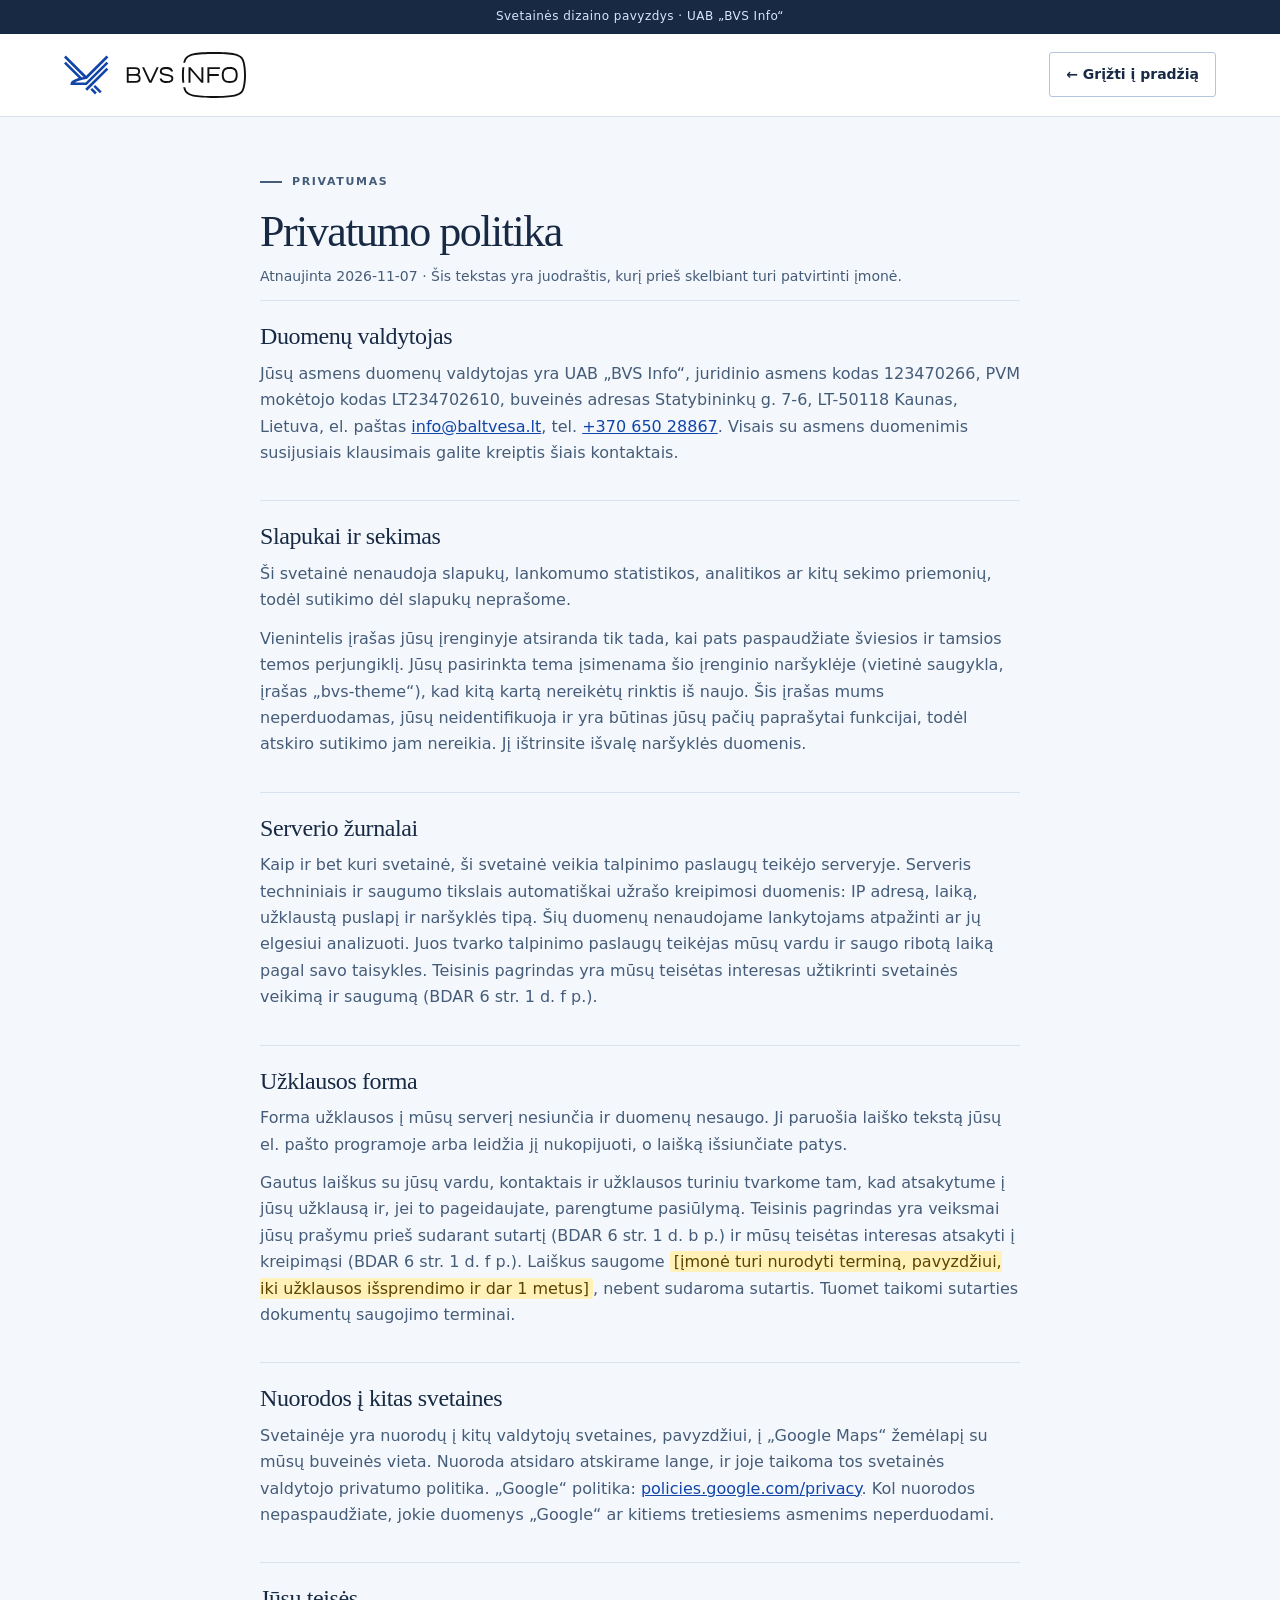
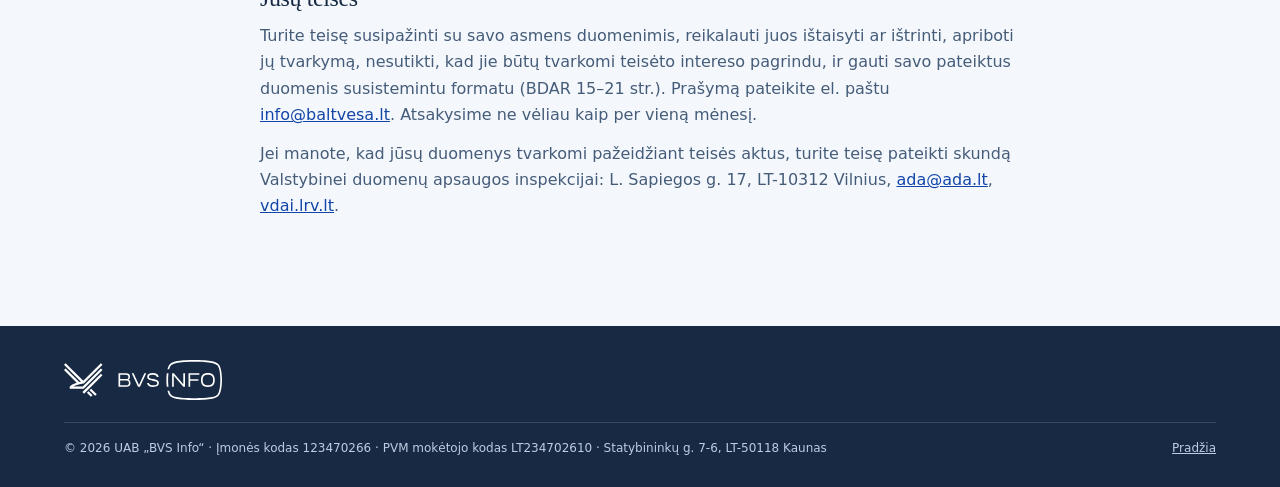
<file: privatumo-politika.html>
<!doctype html>
<html lang="lt">
<head>
  <meta charset="utf-8">
  <meta name="viewport" content="width=device-width, initial-scale=1">
  <title>Privatumo politika | BVS Info</title>
  <meta name="description" content="UAB „BVS Info“ privatumo politika: kokius duomenis tvarkome, kodėl svetainė nenaudoja slapukų ir kokias teises turite.">
  <!-- Kol tai dizaino pavyzdys, paieškos sistemoms neindeksuoti. -->
  <meta name="robots" content="noindex, nofollow">
  <meta name="theme-color" content="#1245a8">
  <link rel="icon" type="image/svg+xml" href="img/favicon.svg">
  <script>
    /* Ta pati tema kaip pagrindiniame puslapyje: įsimintas pasirinkimas arba sistemos nustatymas. */
    (function () {
      var saved = null;
      try { saved = window.localStorage.getItem('bvs-theme'); } catch (e) {}
      var system = window.matchMedia && window.matchMedia('(prefers-color-scheme: dark)').matches ? 'dark' : 'light';
      document.documentElement.setAttribute('data-theme', saved === 'dark' || saved === 'light' ? saved : system);
    })();
  </script>
  <link rel="stylesheet" href="css/style.css">
</head>
<body>
<a class="skip-link" href="#turinys">Pereiti į turinį</a>
<div class="demo">Svetainės dizaino pavyzdys · UAB „BVS Info“</div>

<header class="site-header">
  <div class="wrap nav">
    <a class="brand" href="./" aria-label="BVS Info – į pradžią">
      <img class="logo-light" src="img/logo.svg" alt="BVS Info" width="237" height="60">
      <img class="logo-dark" src="img/logo-white.svg" alt="BVS Info" width="237" height="60">
    </a>
    <a class="btn light policy-back" href="./">← Grįžti į pradžią</a>
  </div>
</header>

<main id="turinys" class="wrap policy">
  <p class="eyebrow">Privatumas</p>
  <h1>Privatumo politika</h1>
  <p class="policy-meta">Atnaujinta 2026-11-07 · Šis tekstas yra juodraštis, kurį prieš skelbiant turi patvirtinti įmonė.</p>

  <section>
    <h2>Duomenų valdytojas</h2>
    <p>Jūsų asmens duomenų valdytojas yra UAB „BVS Info“, juridinio asmens kodas 123470266, PVM mokėtojo kodas LT234702610, buveinės adresas Statybininkų g. 7-6, LT-50118 Kaunas, Lietuva, el. paštas <a href="mailto:info@baltvesa.lt">info@baltvesa.lt</a>, tel. <a href="tel:+37065028867">+370 650 28867</a>. Visais su asmens duomenimis susijusiais klausimais galite kreiptis šiais kontaktais.</p>
  </section>

  <section>
    <h2>Slapukai ir sekimas</h2>
    <p>Ši svetainė nenaudoja slapukų, lankomumo statistikos, analitikos ar kitų sekimo priemonių, todėl sutikimo dėl slapukų neprašome.</p>
    <p>Vienintelis įrašas jūsų įrenginyje atsiranda tik tada, kai pats paspaudžiate šviesios ir tamsios temos perjungiklį. Jūsų pasirinkta tema įsimenama šio įrenginio naršyklėje (vietinė saugykla, įrašas „bvs-theme“), kad kitą kartą nereikėtų rinktis iš naujo. Šis įrašas mums neperduodamas, jūsų neidentifikuoja ir yra būtinas jūsų pačių paprašytai funkcijai, todėl atskiro sutikimo jam nereikia. Jį ištrinsite išvalę naršyklės duomenis.</p>
  </section>

  <section>
    <h2>Serverio žurnalai</h2>
    <p>Kaip ir bet kuri svetainė, ši svetainė veikia talpinimo paslaugų teikėjo serveryje. Serveris techniniais ir saugumo tikslais automatiškai užrašo kreipimosi duomenis: IP adresą, laiką, užklaustą puslapį ir naršyklės tipą. Šių duomenų nenaudojame lankytojams atpažinti ar jų elgesiui analizuoti. Juos tvarko talpinimo paslaugų teikėjas mūsų vardu ir saugo ribotą laiką pagal savo taisykles. Teisinis pagrindas yra mūsų teisėtas interesas užtikrinti svetainės veikimą ir saugumą (BDAR 6 str. 1 d. f p.).</p>
  </section>

  <section>
    <h2>Užklausos forma</h2>
    <p>Forma užklausos į mūsų serverį nesiunčia ir duomenų nesaugo. Ji paruošia laiško tekstą jūsų el. pašto programoje arba leidžia jį nukopijuoti, o laišką išsiunčiate patys.</p>
    <p>Gautus laiškus su jūsų vardu, kontaktais ir užklausos turiniu tvarkome tam, kad atsakytume į jūsų užklausą ir, jei to pageidaujate, parengtume pasiūlymą. Teisinis pagrindas yra veiksmai jūsų prašymu prieš sudarant sutartį (BDAR 6 str. 1 d. b p.) ir mūsų teisėtas interesas atsakyti į kreipimąsi (BDAR 6 str. 1 d. f p.). Laiškus saugome <mark class="policy-todo">[įmonė turi nurodyti terminą, pavyzdžiui, iki užklausos išsprendimo ir dar 1 metus]</mark>, nebent sudaroma sutartis. Tuomet taikomi sutarties dokumentų saugojimo terminai.</p>
  </section>

  <section>
    <h2>Nuorodos į kitas svetaines</h2>
    <p>Svetainėje yra nuorodų į kitų valdytojų svetaines, pavyzdžiui, į „Google Maps“ žemėlapį su mūsų buveinės vieta. Nuoroda atsidaro atskirame lange, ir joje taikoma tos svetainės valdytojo privatumo politika. „Google“ politika: <a href="https://policies.google.com/privacy" target="_blank" rel="noopener">policies.google.com/privacy</a>. Kol nuorodos nepaspaudžiate, jokie duomenys „Google“ ar kitiems tretiesiems asmenims neperduodami.</p>
  </section>

  <section>
    <h2>Jūsų teisės</h2>
    <p>Turite teisę susipažinti su savo asmens duomenimis, reikalauti juos ištaisyti ar ištrinti, apriboti jų tvarkymą, nesutikti, kad jie būtų tvarkomi teisėto intereso pagrindu, ir gauti savo pateiktus duomenis susistemintu formatu (BDAR 15–21 str.). Prašymą pateikite el. paštu <a href="mailto:info@baltvesa.lt">info@baltvesa.lt</a>. Atsakysime ne vėliau kaip per vieną mėnesį.</p>
    <p>Jei manote, kad jūsų duomenys tvarkomi pažeidžiant teisės aktus, turite teisę pateikti skundą Valstybinei duomenų apsaugos inspekcijai: L. Sapiegos g. 17, LT-10312 Vilnius, <a href="mailto:ada@ada.lt">ada@ada.lt</a>, <a href="https://vdai.lrv.lt" target="_blank" rel="noopener">vdai.lrv.lt</a>.</p>
  </section>
</main>

<footer class="site-footer">
  <div class="wrap footer">
    <img class="footer-logo" src="img/logo-white.svg" alt="BVS Info" width="190" height="48">
    <div class="footer-row">
      <span class="footer-legal">© 2026 UAB „BVS Info“ · Įmonės kodas 123470266 · PVM mokėtojo kodas LT234702610 · Statybininkų g. 7-6, LT-50118 Kaunas</span>
      <nav aria-label="Papildomos nuorodos">
        <a href="./">Pradžia</a>
      </nav>
    </div>
  </div>
</footer>
</body>
</html>
</file>
<file: css/style.css>
/* ==========================================================================
   BVS Info – svetainės stiliai
   Spalvos ir pagrindiniai dydžiai nustatomi :root kintamaisiais.
   ========================================================================== */

:root {
  --ink: #182a43;        /* pagrindinis tekstas, tamsus fonas */
  --muted: #4f617a;      /* antrinis tekstas (kontrastas ≥ 5:1 ant --paper) */
  --blue: #1245a8;       /* firminė mėlyna iš logotipo */
  --blue-dark: #0d357f;
  --blue-pale: #d6e6ff;  /* šviesus akcentas tamsiame fone */
  --blue-tint: #e3edfa;  /* šviesiai mėlynas fonas (iliustracija, „Apie“, hover) */
  --blue-soft: #aec8ed;  /* dekoratyviniai stulpeliai */
  --blue-mid: #6a8cbd;   /* dideli proceso numeriai */
  --text-2: #455c79;     /* tekstas kortelėse ir formoje, tamsesnis už --muted */
  --paper: #f4f8fd;      /* puslapio fonas */
  --line: #d9e3f0;       /* linijos ir rėmeliai */
  --line-strong: #b4c5de;/* ryškesni rėmeliai: laukai, hover, žymos */
  --ink-line: #3a506f;   /* linijos tamsiame skyriuje */
  --ink-text: #bdcce2;   /* tekstas tamsiame skyriuje */
  --error: #b03a2e;
  --white: #fff;         /* kortelių ir galvutės paviršius (tamsioje temoje – tamsus) */
  --on-blue: #fff;       /* tekstas ant --blue mygtukų */
  --surface-dark: #182a43;   /* tamsus skyrius ir poraštė (abiejose temose) */
  --on-dark: #f3f7ff;
  --on-dark-muted: #bdcce2;
  --serif: Georgia, "Times New Roman", serif;
  /* Sisteminis šriftas: Windows – Segoe UI, Mac/iOS – San Francisco, Android – Roboto. Jokių išorinių užklausų. */
  --sans: "Segoe UI", system-ui, -apple-system, BlinkMacSystemFont, Roboto, "Helvetica Neue", Arial, sans-serif;
  --header-h: 82px;
}

/* Tamsi tema: įjungiama data-theme="dark" ant <html> (perjungiklis galvutėje arba sistemos nustatymas) */
html[data-theme="dark"] {
  --ink: #e8eef8;
  --muted: #a9b8cf;
  --text-2: #c3cfe0;
  --blue: #7ea6ff;
  --blue-dark: #a3c0ff;
  --blue-pale: #9fc0ff;
  --blue-tint: #16233a;
  --blue-soft: #35507f;
  --blue-mid: #8fa9d6;
  --paper: #0f1a2b;
  --line: #273853;
  --line-strong: #3b4e6e;
  --white: #172540;
  --on-blue: #0b1526;
  --surface-dark: #0a1322;
  --ink-line: #2a3a55;
  --ink-text: #bdcce2;
  --error: #ff8a80;
  color-scheme: dark;
}
html[data-theme="dark"] .fact,
html[data-theme="dark"] .service,
html[data-theme="dark"] .lang ul { box-shadow: none; }

* { box-sizing: border-box; }

html {
  scroll-behavior: smooth;
  scroll-padding-top: calc(var(--header-h) + 16px);
}

body {
  margin: 0;
  background: var(--paper);
  color: var(--ink);
  font: 16px/1.65 var(--sans);
  -webkit-font-smoothing: antialiased;
}

a { color: inherit; text-decoration: none; }
button, input, select, textarea { font: inherit; }
button { cursor: pointer; }
img { max-width: 100%; height: auto; }

:focus-visible {
  outline: 3px solid var(--blue);
  outline-offset: 3px;
  border-radius: 2px;
}

.wrap { width: min(1200px, 90%); margin: auto; }
.muted { color: var(--muted); }

/* Prieinamumas: nuoroda „Pereiti į turinį“ matoma tik su klaviatūra */
.skip-link {
  position: absolute;
  left: 12px;
  top: -60px;
  background: var(--surface-dark);
  color: var(--on-dark);
  padding: 10px 16px;
  border-radius: 4px;
  z-index: 100;
}
.skip-link:focus { top: 12px; }

/* Pavyzdžio juosta -------------------------------------------------------- */
.demo {
  background: var(--surface-dark);
  color: var(--blue-pale);
  text-align: center;
  font-size: 12px;
  padding: 7px 15px;
  letter-spacing: .04em;
}

/* Galvutė ------------------------------------------------------------------ */
.site-header {
  position: sticky;
  top: 0;
  z-index: 20;
  background: var(--white);
  border-bottom: 1px solid var(--line);
}

.nav {
  display: flex;
  align-items: center;
  gap: 24px;
  min-height: var(--header-h);
}

.brand { display: inline-flex; align-items: center; }
.brand img { height: 46px; width: auto; display: block; }
.brand .logo-dark { display: none; }
html[data-theme="dark"] .brand .logo-light { display: none; }
html[data-theme="dark"] .brand .logo-dark { display: block; }

.site-header nav {
  display: flex;
  align-items: center;
  gap: 30px;
  font-size: 14px;
  margin-left: auto;
  white-space: nowrap;
}
.site-header nav a:hover { color: var(--blue); text-decoration: underline; }
.site-header nav a.btn:hover { color: var(--on-blue); text-decoration: none; }

.nav-tools { display: flex; align-items: center; gap: 10px; flex-shrink: 0; }

.menu {
  display: none;
  background: none;
  border: 1px solid var(--line);
  border-radius: 3px;
  padding: 8px 12px;
  font-size: 14px;
}

/* Temos perjungiklis */
.theme {
  display: inline-flex;
  align-items: center;
  justify-content: center;
  width: 40px;
  height: 38px;
  background: var(--white);
  border: 1px solid var(--line);
  border-radius: 3px;
  color: var(--ink);
  padding: 0;
}
.theme:hover { border-color: var(--line-strong); color: var(--blue); }
.theme svg { width: 20px; height: 20px; }
.theme .ico-sun { display: none; }
html[data-theme="dark"] .theme .ico-sun { display: block; }
html[data-theme="dark"] .theme .ico-moon { display: none; }

/* Kalbų perjungiklis */
.lang { position: relative; }
.lang summary {
  list-style: none;
  cursor: pointer;
  display: inline-flex;
  align-items: center;
  gap: 6px;
  border: 1px solid var(--line);
  border-radius: 3px;
  padding: 8px 12px;
  font-size: 14px;
  background: var(--white);
  user-select: none;
}
.lang summary::-webkit-details-marker { display: none; }
.lang summary:hover { border-color: var(--line-strong); }
.lang .globe { font-size: 15px; line-height: 1; }
.lang .caret { font-size: 11px; color: var(--muted); }
.lang[open] .caret { transform: rotate(180deg); }
.lang ul {
  position: absolute;
  right: 0;
  top: calc(100% + 6px);
  margin: 0;
  padding: 6px 0;
  list-style: none;
  min-width: 170px;
  background: var(--white);
  border: 1px solid var(--line);
  border-radius: 4px;
  box-shadow: 0 12px 30px rgba(24, 42, 67, .14);
  z-index: 30;
}
.lang li a {
  display: block;
  padding: 9px 16px;
  font-size: 14px;
}
.lang li a:hover { background: var(--paper); color: var(--blue); }
.lang li a[aria-current] { font-weight: bold; color: var(--blue); }
.lang li a[aria-current]::after { content: ' ✓'; }

/* Mygtukai ----------------------------------------------------------------- */
.btn {
  display: inline-flex;
  align-items: center;
  justify-content: center;
  gap: 8px;
  border: 1px solid var(--blue);
  padding: 13px 22px;
  background: var(--blue);
  color: var(--on-blue);
  font-size: 14px;
  font-weight: 600;
  border-radius: 3px;
  transition: background .2s, transform .2s;
}
.btn:hover { background: var(--blue-dark); transform: translateY(-2px); }
.btn.light { background: transparent; color: var(--ink); border-color: var(--line-strong); }
.btn.light:hover { background: var(--blue-tint); }

/* Herojus ------------------------------------------------------------------ */
.hero {
  display: grid;
  grid-template-columns: 1.12fr 1fr;
  gap: 55px;
  padding: 76px 0 82px;
  align-items: center;
}

.eyebrow {
  text-transform: uppercase;
  letter-spacing: .15em;
  font-size: 11px;
  font-weight: 700;
  color: var(--blue);
  display: flex;
  align-items: center;
  gap: 10px;
  margin: 0;
}
.eyebrow::before { content: ''; width: 22px; height: 2px; background: currentColor; }

h1 {
  font: normal clamp(35px, 3.8vw, 51px)/1.14 var(--serif);
  letter-spacing: -1.5px;
  margin: 24px 0;
}
h1 em { font-style: normal; color: var(--blue); }

.lead { max-width: 490px; color: var(--muted); font-size: 17px; margin: 0 0 30px; }
.actions { display: flex; gap: 12px; flex-wrap: wrap; }
.micro { font-size: 14px; color: var(--muted); margin: 24px 0 0; }

/* Faktų kortelės herojaus dešinėje (vietoj iliustracijos) */
.facts {
  display: grid;
  gap: 14px;
  align-content: center;
  padding: 34px 0 34px 34px;
  position: relative;
  isolation: isolate;
}
.facts::before {
  content: '';
  position: absolute;
  inset: 0 -40px 0 0;
  background: var(--blue-tint);
  border-radius: 4px;
  z-index: -1;
}
.fact {
  display: flex;
  align-items: center;
  gap: 20px;
  background: var(--white);
  border: 1px solid var(--line);
  border-radius: 4px;
  padding: 20px 24px;
  box-shadow: 0 10px 30px rgba(24, 59, 112, .06);
}
.fact:nth-child(2) { margin-left: 28px; }
.fact:nth-child(3) { margin-left: 56px; }
.fact b {
  font: normal 36px/1 var(--serif);
  color: var(--blue);
  min-width: 92px;
  white-space: nowrap;
}
.fact span { font-size: 14px; line-height: 1.45; color: var(--text-2); }

/* Skyriai ------------------------------------------------------------------ */
section { padding: 85px 0; }
#procesas { padding-bottom: 45px; }
#apie { padding-bottom: 65px; }

.section-head {
  display: flex;
  justify-content: space-between;
  align-items: end;
  gap: 40px;
  margin-bottom: 35px;
}
.section-head p { max-width: 330px; color: var(--muted); font-size: 14px; margin: 0; }

h2 {
  font: normal clamp(33px, 4vw, 48px)/1.15 var(--serif);
  letter-spacing: -1.1px;
  margin: 15px 0 0;
}

/* Paslaugų kortelės */
.services { display: grid; grid-template-columns: repeat(3, 1fr); gap: 20px; }
.service {
  background: var(--white);
  border: 1px solid var(--line);
  padding: 30px;
  display: flex;
  flex-direction: column;
  border-radius: 4px;
  min-width: 0;               /* kad ilgas žodis neišplėstų grid stulpelio */
}
h1, h2, h3 { overflow-wrap: break-word; }
.service .num {
  color: var(--blue);
  font-size: 12px;
  letter-spacing: .08em;
  border-bottom: 1px solid var(--line);
  padding-bottom: 22px;
}
.service h3 { font: normal 27px/1.2 var(--serif); margin: 25px 0 0; min-height: 66px; }
.service-part { margin-top: 19px; }
.service-part h4 { font-size: 13px; margin: 0 0 9px; color: var(--blue); }
.service-part p { margin: 0; font-size: 15px; line-height: 1.6; color: var(--text-2); }
.service-part ul { padding: 0; margin: 0; list-style: none; font-size: 13px; }
.service-part li { padding: 6px 0; border-bottom: 1px solid var(--line); }
.service-part li::before { content: '↗'; margin-right: 10px; color: var(--blue); }
.service > a {
  margin-top: auto;
  padding-top: 25px;
  font-size: 13px;
  font-weight: bold;
  color: var(--blue);
}
.service > a:hover { text-decoration: underline; }

/* Tamsus skyrius – ataskaitos sudėtis */
.detail { background: var(--surface-dark); color: var(--on-dark); }
.detail-grid { display: grid; grid-template-columns: .9fr 1.1fr; gap: 95px; }
.detail .eyebrow { color: var(--blue-pale); }
.detail p { color: var(--on-dark-muted); font-size: 15px; }
.detail .btn {
  margin-top: 24px;
  background: var(--blue-pale);
  border-color: var(--blue-pale);
  color: var(--surface-dark);
}
.detail .btn:hover { background: var(--on-dark); }

.detail details { border-bottom: 1px solid var(--ink-line); padding: 20px 0; }
.detail summary {
  cursor: pointer;
  list-style: none;
  display: flex;
  justify-content: space-between;
  align-items: center;
  font-size: 17px;
}
.detail summary::-webkit-details-marker { display: none; }
.detail summary::after { content: '+'; font-size: 24px; color: var(--blue-pale); }
.detail details[open] summary::after { content: '−'; }
.detail details p { font-size: 14px; margin: 10px 0 3px; }
.fine-print { font-size: 12px; margin-top: 18px; }

/* Procesas */
.process {
  list-style: none;
  padding: 0;
  display: grid;
  grid-template-columns: repeat(3, 1fr);
  gap: 50px;
  margin: 45px 0 0;
}
.step { border-top: 1px solid var(--line-strong); padding-top: 20px; }
.step b { font: normal 35px var(--serif); color: var(--blue-mid); }
.step h3 { font: normal 23px var(--serif); margin: 15px 0; }
.step p { font-size: 14px; color: var(--muted); margin: 0; }

/* Apie */
.about { display: grid; grid-template-columns: 1fr 1fr; gap: 80px; padding-top: 15px; }
.about-block { background: var(--blue-tint); padding: 40px; border-radius: 4px; }
.about-block p { color: var(--muted); font-size: 15px; margin: 0 0 16px; }
.values { display: flex; flex-wrap: wrap; gap: 8px; margin: 25px 0 0; padding: 0; list-style: none; }
.values li { font-size: 12px; border: 1px solid var(--line-strong); padding: 5px 11px; border-radius: 20px; }

/* Kontaktai ---------------------------------------------------------------- */
.contact { background: var(--white); border-top: 1px solid var(--line); }
.contact-grid { display: grid; grid-template-columns: 1fr 1fr; gap: 100px; }

.contact-list { margin: 30px 0 0; }
.contact-list > div { margin-bottom: 20px; }
.contact-list dt {
  color: var(--muted);
  font-size: 11px;
  letter-spacing: .09em;
  text-transform: uppercase;
}
.contact-list dd { margin: 2px 0 0; font-size: 21px; line-height: 1.4; }
.contact-list dd a:hover { text-decoration: underline; }

/* Žemėlapio nuoroda (atsidaro naujame lange, jokio Google kodo svetainėje) */
.map-link { margin: 26px 0 0; }
.map-link a {
  display: inline-flex;
  align-items: center;
  gap: 12px;
  padding: 12px 18px 12px 14px;
  border: 1px solid var(--line);
  border-radius: 4px;
  background: var(--paper);
  color: var(--blue);
  font-size: 14px;
  font-weight: bold;
  transition: background .2s, border-color .2s;
}
.map-link a:hover { background: var(--blue-tint); border-color: var(--line-strong); }
.map-link svg { width: 20px; height: 27px; flex-shrink: 0; }

.form {
  background: var(--paper);
  padding: 30px;
  border: 1px solid var(--line);
  border-radius: 4px;
}
.form h3 { font: normal 25px var(--serif); margin: 0 0 12px; }
.form-intro { font-size: 14px; line-height: 1.6; color: var(--text-2); margin: 0 0 22px; }
.form label { display: block; font-size: 12px; font-weight: bold; margin: 15px 0 6px; }
.form label:first-of-type { margin-top: 0; }
.form .optional { font-weight: normal; color: var(--muted); }
.form input, .form textarea, .form select {
  display: block;
  width: 100%;
  padding: 11px 12px;
  border: 1px solid var(--line-strong);
  background: var(--white);
  border-radius: 3px;
  color: var(--ink);
}
.form input:user-invalid, .form textarea:user-invalid { border-color: var(--error); }
.phone-row { display: flex; gap: 8px; }
.phone-row select { width: auto; flex: 0 0 auto; padding-right: 28px; }
.phone-row input { flex: 1 1 auto; min-width: 0; }
.form textarea { min-height: 110px; resize: vertical; }
.form-actions { display: flex; gap: 10px; flex-wrap: wrap; margin-top: 22px; }
.form-actions .btn { flex: 1 1 180px; }
#form-status { font-size: 13px; color: var(--blue); margin: 12px 0 0; min-height: 1.2em; }
#form-status.error { color: var(--error); }
.form small { display: block; font-size: 13px; color: var(--text-2); margin-top: 12px; line-height: 1.5; }
.form small a { text-decoration: underline; }

/* Poraštė – tamsi abiejose temose, su baltu logotipu ----------------------- */
.site-footer { background: var(--surface-dark); color: var(--on-dark-muted); }
.footer { padding: 34px 0 28px; font-size: 12px; }
.footer-logo { display: block; height: 40px; width: auto; margin: 0 0 22px; }
.footer-note {
  display: flex;
  align-items: flex-start;
  gap: 10px;
  margin: 0 0 20px;
  padding: 12px 16px;
  background: rgba(255, 255, 255, .06);
  border: 1px solid rgba(255, 255, 255, .14);
  border-radius: 4px;
  font-size: 13px;
  line-height: 1.5;
  color: var(--on-dark);
}
.footer-note svg { width: 20px; height: 20px; flex-shrink: 0; color: #9fc0ff; margin-top: 1px; }
.footer-note a { color: #9fc0ff; text-decoration: underline; white-space: nowrap; }
.footer-row { display: flex; justify-content: space-between; gap: 20px; border-top: 1px solid rgba(255, 255, 255, .14); padding-top: 16px; }
.footer-legal { line-height: 1.6; }
.footer nav { display: flex; gap: 20px; font-size: 12px; flex-shrink: 0; }
.footer nav a { text-decoration: underline; color: var(--on-dark-muted); }
.footer nav a:hover { color: var(--on-dark); }

/* Privatumo politikos puslapis --------------------------------------------- */
.policy-back { margin-left: auto; padding: 10px 16px; }
.policy { max-width: 760px; padding: 56px 0 72px; }
.policy h1 { font-size: clamp(32px, 4vw, 44px); margin: 16px 0 8px; }
.policy-meta { color: var(--muted); font-size: 14px; margin: 0 0 32px; }
.policy section { padding: 22px 0; border-top: 1px solid var(--line); }
.policy h2 { font-size: 24px; letter-spacing: -.4px; margin: 0 0 10px; }
.policy p { color: var(--text-2); margin: 0 0 12px; }
.policy a { color: var(--blue); text-decoration: underline; }
.policy-todo { background: #fff1b8; color: #5c4400; padding: 1px 4px; border-radius: 3px; }

/* Judesio mažinimas -------------------------------------------------------- */
@media (prefers-reduced-motion: reduce) {
  html { scroll-behavior: auto; }
  .btn { transition: none; }
  .btn:hover { transform: none; }
}

/* Gulsčias telefonas (plotis iki 950 px, aukštis iki 500 px): mažesni tarpai, iliustracija nerodoma,
   kad pirmame ekrane tilptų antraštė ir mygtukai */
@media (max-height: 500px) and (orientation: landscape) and (max-width: 950px) {
  .demo { display: none; }
  :root { --header-h: 60px; }
  .brand img { height: 34px; }
  .hero { grid-template-columns: 1fr; padding: 24px 0 30px; gap: 20px; }
  .facts { display: none; }
  h1 { font-size: 30px; margin: 14px 0; }
  .lead { font-size: 15px; margin-bottom: 18px; }
  section { padding: 40px 0; }
}

/* Spausdinimas: tik turinys ir kontaktai, be navigacijos, iliustracijų ir formos */
@media print {
  .demo, .skip-link, .nav-tools, .theme, .site-header nav, .actions, .micro,
  .form, .map-link svg, .footer-note svg { display: none !important; }
  .site-header { position: static; border-bottom: 1px solid #000; }
  body { background: #fff; color: #000; font-size: 11pt; line-height: 1.45; }
  .wrap { width: 100%; }
  section, .hero { padding: 18pt 0; }
  .hero, .services, .process, .about, .contact-grid, .detail-grid { display: block; }
  .service, .step { break-inside: avoid; margin-bottom: 12pt; }
  .service { border: 1px solid #999; }
  .detail { background: none; color: #000; }
  .detail p, .detail .eyebrow, .detail summary, .eyebrow, .muted, .service-part p,
  .step p, .about-block p, .contact-list dt, .footer { color: #000; }
  .detail .btn, .service > a { display: none; }
  .detail details { border-color: #999; }
  .about-block, .footer-note, .map-link a { background: none; border: 1px solid #999; }
  h1 { font-size: 24pt; } h2 { font-size: 18pt; }
  .contact-list dd { font-size: 12pt; }
  /* Nuorodų adresai – kad popieriuje būtų matyti, kur jos veda */
  .map-link a::after, .footer nav a::after { content: " (" attr(href) ")"; font-size: 9pt; color: #555; }
  .site-footer { background: none; color: #000; border-top: 1px solid #000; margin-top: 18pt; }
  .footer-logo { display: none; }
  .footer nav a, .footer-note a, .footer-note { color: #000; }
}

/* Dideli ekranai (2K/4K su įprastu masteliu): platesnis stulpelis, kad kraštai neliktų tušti */
@media (min-width: 1800px) {
  .wrap { width: min(1440px, 82%); }
  body { font-size: 17px; }
  h1 { font-size: clamp(51px, 2.9vw, 62px); }
  h2 { font-size: clamp(48px, 2.4vw, 56px); }
  .lead { max-width: 560px; font-size: 19px; }
  .fact b { font-size: 40px; }
  .service-part p, .service-part ul { font-size: 16px; }
}

/* 4K su 100 % masteliu (retas atvejis): dar platesnis stulpelis ir didesnis bazinis šriftas */
@media (min-width: 3000px) {
  .wrap { width: min(1800px, 78%); }
  body { font-size: 20px; }
  :root { --header-h: 96px; }
  .brand img { height: 56px; }
  .site-header nav, .btn, .lang summary { font-size: 17px; }
  .service h3 { font-size: 32px; }
  .service-part p, .service-part ul, .step p, .detail p, .about-block p { font-size: 18px; }
  .contact-list dd { font-size: 24px; }
}

/* Siauresnis darbalaukis: 6 meniu punktai, tema, kalba ir mygtukas turi tilpti vienoje eilutėje */
@media (max-width: 1400px) {
  .site-header nav { gap: 18px; font-size: 13px; }
  .site-header nav .btn { padding: 11px 16px; }
}

/* Planšetės ---------------------------------------------------------------- */
@media (max-width: 900px) {
  .menu { display: block; }
  .nav-tools { margin-left: auto; }
  .site-header nav {
    display: none;
    position: absolute;
    top: 100%;
    left: 0; right: 0;
    padding: 20px 5.5%;
    background: var(--white);
    border-bottom: 1px solid var(--line);
    box-shadow: 0 12px 30px rgba(24, 42, 67, .12);
    flex-direction: column;
    align-items: stretch;
    gap: 0;
  }
  .site-header nav.open { display: flex; }
  .site-header nav a { padding: 12px 0; border-bottom: 1px solid var(--line); font-size: 16px; }
  .site-header nav a.btn { margin-top: 14px; border-bottom: 0; }

  /* Stati planšetė: vienas stulpelis, iliustracija po tekstu, kad kortelė nebūtų suspausta */
  .hero { grid-template-columns: 1fr; gap: 36px; padding-top: 45px; }
  .facts { padding: 26px; }
  .facts::before { inset: 0; }
  .fact:nth-child(2), .fact:nth-child(3) { margin-left: 0; }
  .services { grid-template-columns: 1fr; gap: 15px; }
  .service h3 { min-height: 0; }
  .contact-grid { grid-template-columns: 1fr; gap: 40px; }
  .contact-grid > * { min-width: 0; }
  .service { padding: 22px; }
  .detail-grid, .contact-grid { gap: 40px; }
  .about { gap: 35px; }
}

/* Telefonai ---------------------------------------------------------------- */
@media (max-width: 680px) {
  :root { --header-h: 66px; }
  .wrap { width: 89%; }
  .brand img { height: 34px; }
  .nav-tools { gap: 6px; }
  .lang summary { padding: 8px 9px; gap: 4px; }
  .lang .caret { display: none; }
  .menu { padding: 8px 10px; }
  .theme { width: 38px; }

  .hero { grid-template-columns: 1fr; padding: 35px 0 40px; gap: 30px; }
  h1 { font-size: 37px; letter-spacing: -1px; }
  .lead { font-size: 16px; }
  .facts { padding: 18px; gap: 10px; }
  .fact { padding: 14px 16px; gap: 14px; }
  .fact b { font-size: 28px; min-width: 72px; }
  .fact span { font-size: 13px; }
  .actions .btn { flex: 1; white-space: nowrap; padding: 12px; }


  section { padding: 55px 0; }
  #procesas { padding-bottom: 30px; }
  #apie { padding-bottom: 50px; }
  .section-head { display: block; }
  .section-head p { margin-top: 20px; }

  .services, .detail-grid, .process, .about, .contact-grid { grid-template-columns: 1fr; }
  .services { gap: 15px; }
  .service h3 { min-height: 0; }
  .service-part { margin-top: 17px; }
  .service-part ul { font-size: 14px; }
  .detail-grid { gap: 25px; }
  .process { gap: 20px; }
  .about { gap: 25px; padding-top: 0; }
  .about-block { padding: 28px; }
  .contact-grid { gap: 35px; }
  .contact-list dd { font-size: 18px; }
  .form { padding: 24px; }

  .footer-row { flex-direction: column; gap: 10px; }
}
</file>
